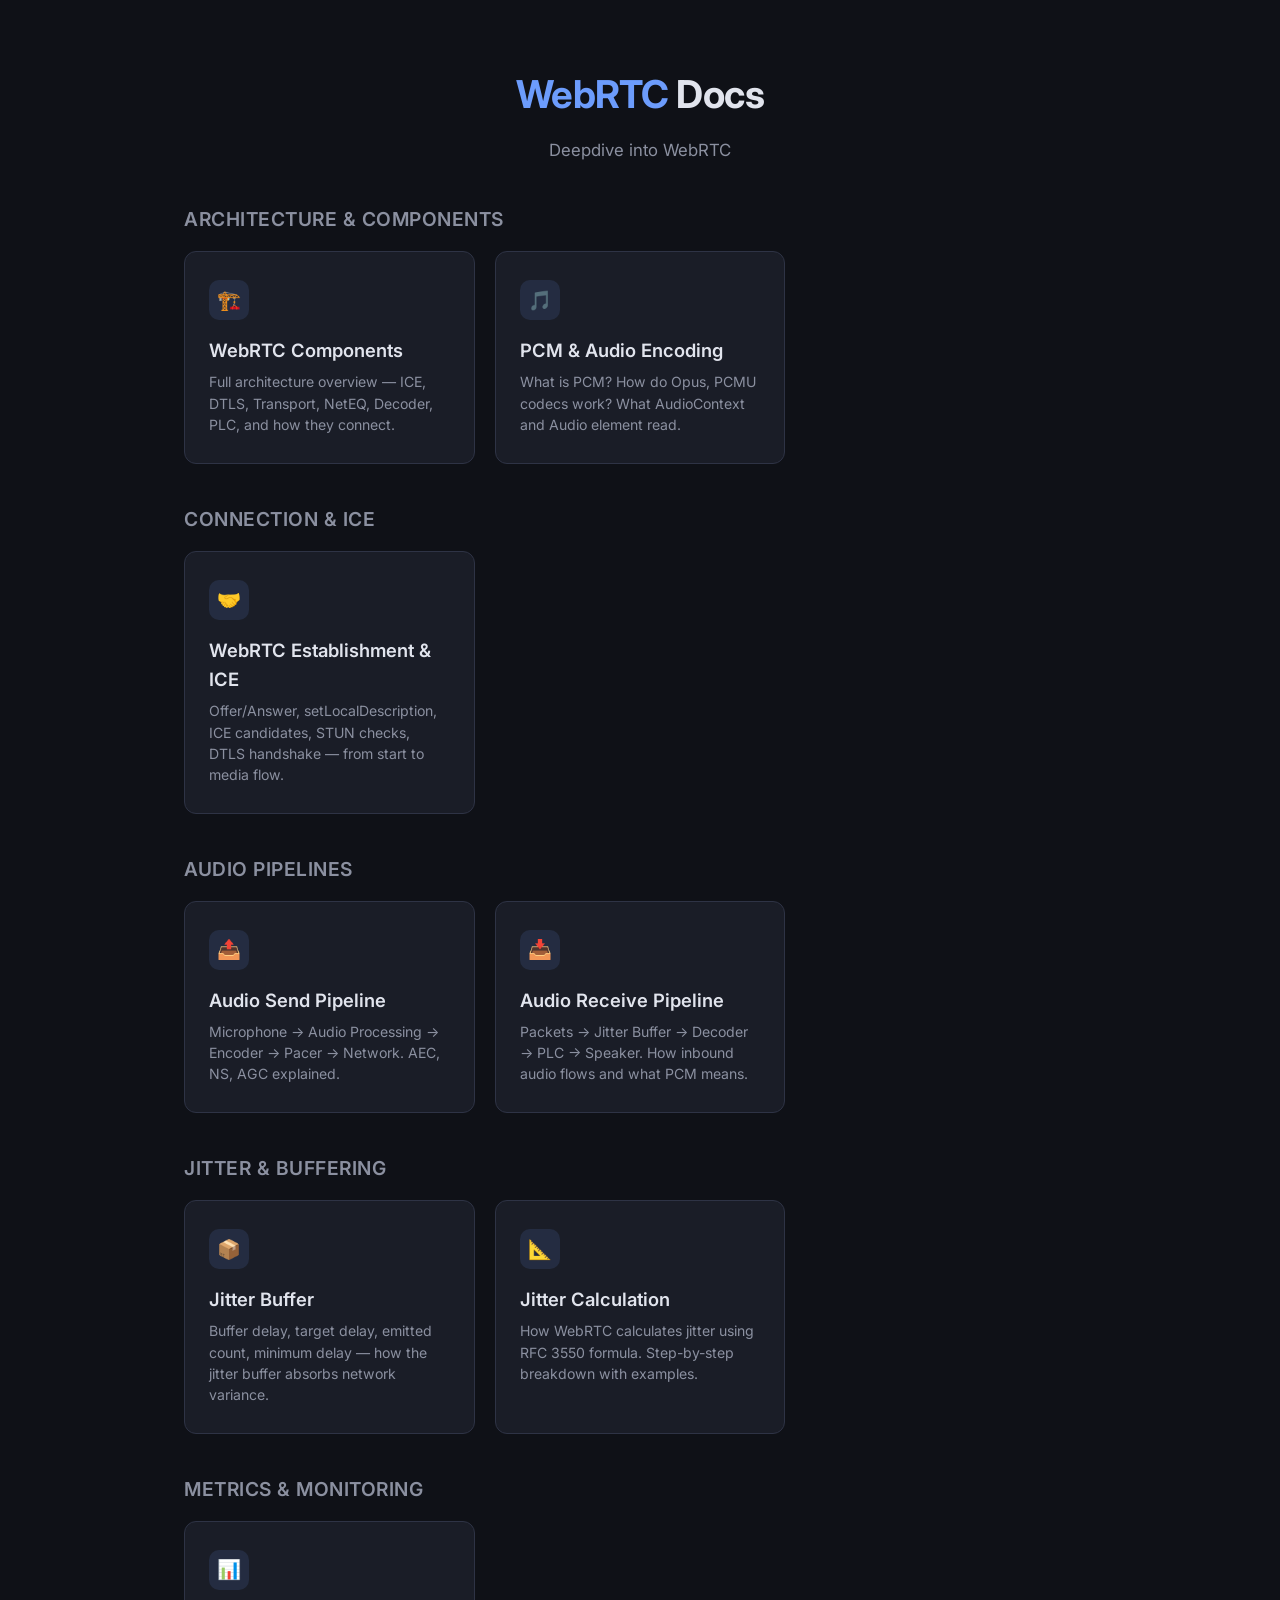
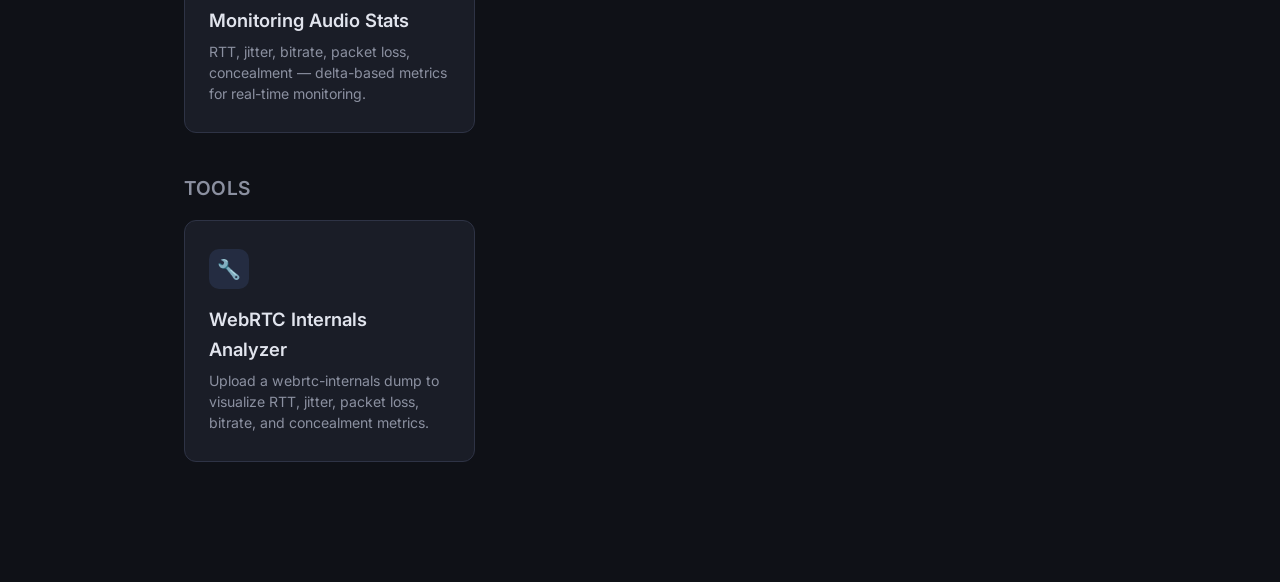
<file: index.html>
<!DOCTYPE html>
<html lang="en">
<head>
  <meta charset="UTF-8">
  <meta name="viewport" content="width=device-width, initial-scale=1.0">
  <title>WebRTC Docs</title>
  <link rel="preconnect" href="https://fonts.googleapis.com">
  <link href="https://fonts.googleapis.com/css2?family=Inter:wght@400;600;700&display=swap" rel="stylesheet">
  <link rel="stylesheet" href="css/style.css">
</head>
<body>

  <div class="container">
    <header class="site-header">
      <h1><span>WebRTC</span> Docs</h1>
      <p>Deepdive into WebRTC</p>
    </header>

    <!-- Architecture & Components -->
    <section class="docs-section">
      <h2 class="section-title">Architecture &amp; Components</h2>
      <div class="card-grid">
        <a class="card" href="docs/webrtc-components.html">
          <div class="card-icon">🏗️</div>
          <div class="card-title">WebRTC Components</div>
          <div class="card-desc">
            Full architecture overview &mdash; ICE, DTLS, Transport, NetEQ, Decoder, PLC, and how they connect.
          </div>
        </a>

        <a class="card" href="docs/pcm-and-audio-encoding.html">
          <div class="card-icon">🎵</div>
          <div class="card-title">PCM &amp; Audio Encoding</div>
          <div class="card-desc">
            What is PCM? How do Opus, PCMU codecs work? What AudioContext and Audio element read.
          </div>
        </a>
      </div>
    </section>

    <!-- Connection & ICE -->
    <section class="docs-section">
      <h2 class="section-title">Connection &amp; ICE</h2>
      <div class="card-grid">
        <a class="card" href="docs/webrtc-establishment.html">
          <div class="card-icon">🤝</div>
          <div class="card-title">WebRTC Establishment &amp; ICE</div>
          <div class="card-desc">
            Offer/Answer, setLocalDescription, ICE candidates, STUN checks, DTLS handshake &mdash; from start to media flow.
          </div>
        </a>
      </div>
    </section>

    <!-- Audio Pipelines -->
    <section class="docs-section">
      <h2 class="section-title">Audio Pipelines</h2>
      <div class="card-grid">
        <a class="card" href="docs/audio-send-pipeline.html">
          <div class="card-icon">📤</div>
          <div class="card-title">Audio Send Pipeline</div>
          <div class="card-desc">
            Microphone → Audio Processing → Encoder → Pacer → Network. AEC, NS, AGC explained.
          </div>
        </a>

        <a class="card" href="docs/audio-receive-pipeline.html">
          <div class="card-icon">📥</div>
          <div class="card-title">Audio Receive Pipeline</div>
          <div class="card-desc">
            Packets → Jitter Buffer → Decoder → PLC → Speaker. How inbound audio flows and what PCM means.
          </div>
        </a>
      </div>
    </section>

    <!-- Jitter & Buffering -->
    <section class="docs-section">
      <h2 class="section-title">Jitter &amp; Buffering</h2>
      <div class="card-grid">
        <a class="card" href="docs/jitter-buffer.html">
          <div class="card-icon">📦</div>
          <div class="card-title">Jitter Buffer</div>
          <div class="card-desc">
            Buffer delay, target delay, emitted count, minimum delay &mdash; how the jitter buffer absorbs network variance.
          </div>
        </a>

        <a class="card" href="docs/jitter-calculation.html">
          <div class="card-icon">📐</div>
          <div class="card-title">Jitter Calculation</div>
          <div class="card-desc">
            How WebRTC calculates jitter using RFC 3550 formula. Step-by-step breakdown with examples.
          </div>
        </a>
      </div>
    </section>

    <!-- Metrics & Monitoring -->
    <section class="docs-section">
      <h2 class="section-title">Metrics &amp; Monitoring</h2>
      <div class="card-grid">
        <a class="card" href="docs/monitoring-audio-stats.html">
          <div class="card-icon">📊</div>
          <div class="card-title">Monitoring Audio Stats</div>
          <div class="card-desc">
            RTT, jitter, bitrate, packet loss, concealment &mdash; delta-based metrics for real-time monitoring.
          </div>
        </a>
      </div>
    </section>

    <!-- Tools -->
    <section class="docs-section">
      <h2 class="section-title">Tools</h2>
      <div class="card-grid">
        <a class="card" href="tools/webrtc-internals.html">
          <div class="card-icon">🔧</div>
          <div class="card-title">WebRTC Internals Analyzer</div>
          <div class="card-desc">
            Upload a webrtc-internals dump to visualize RTT, jitter, packet loss, bitrate, and concealment metrics.
          </div>
        </a>
      </div>
    </section>
  </div>

</body>
</html>
</file>
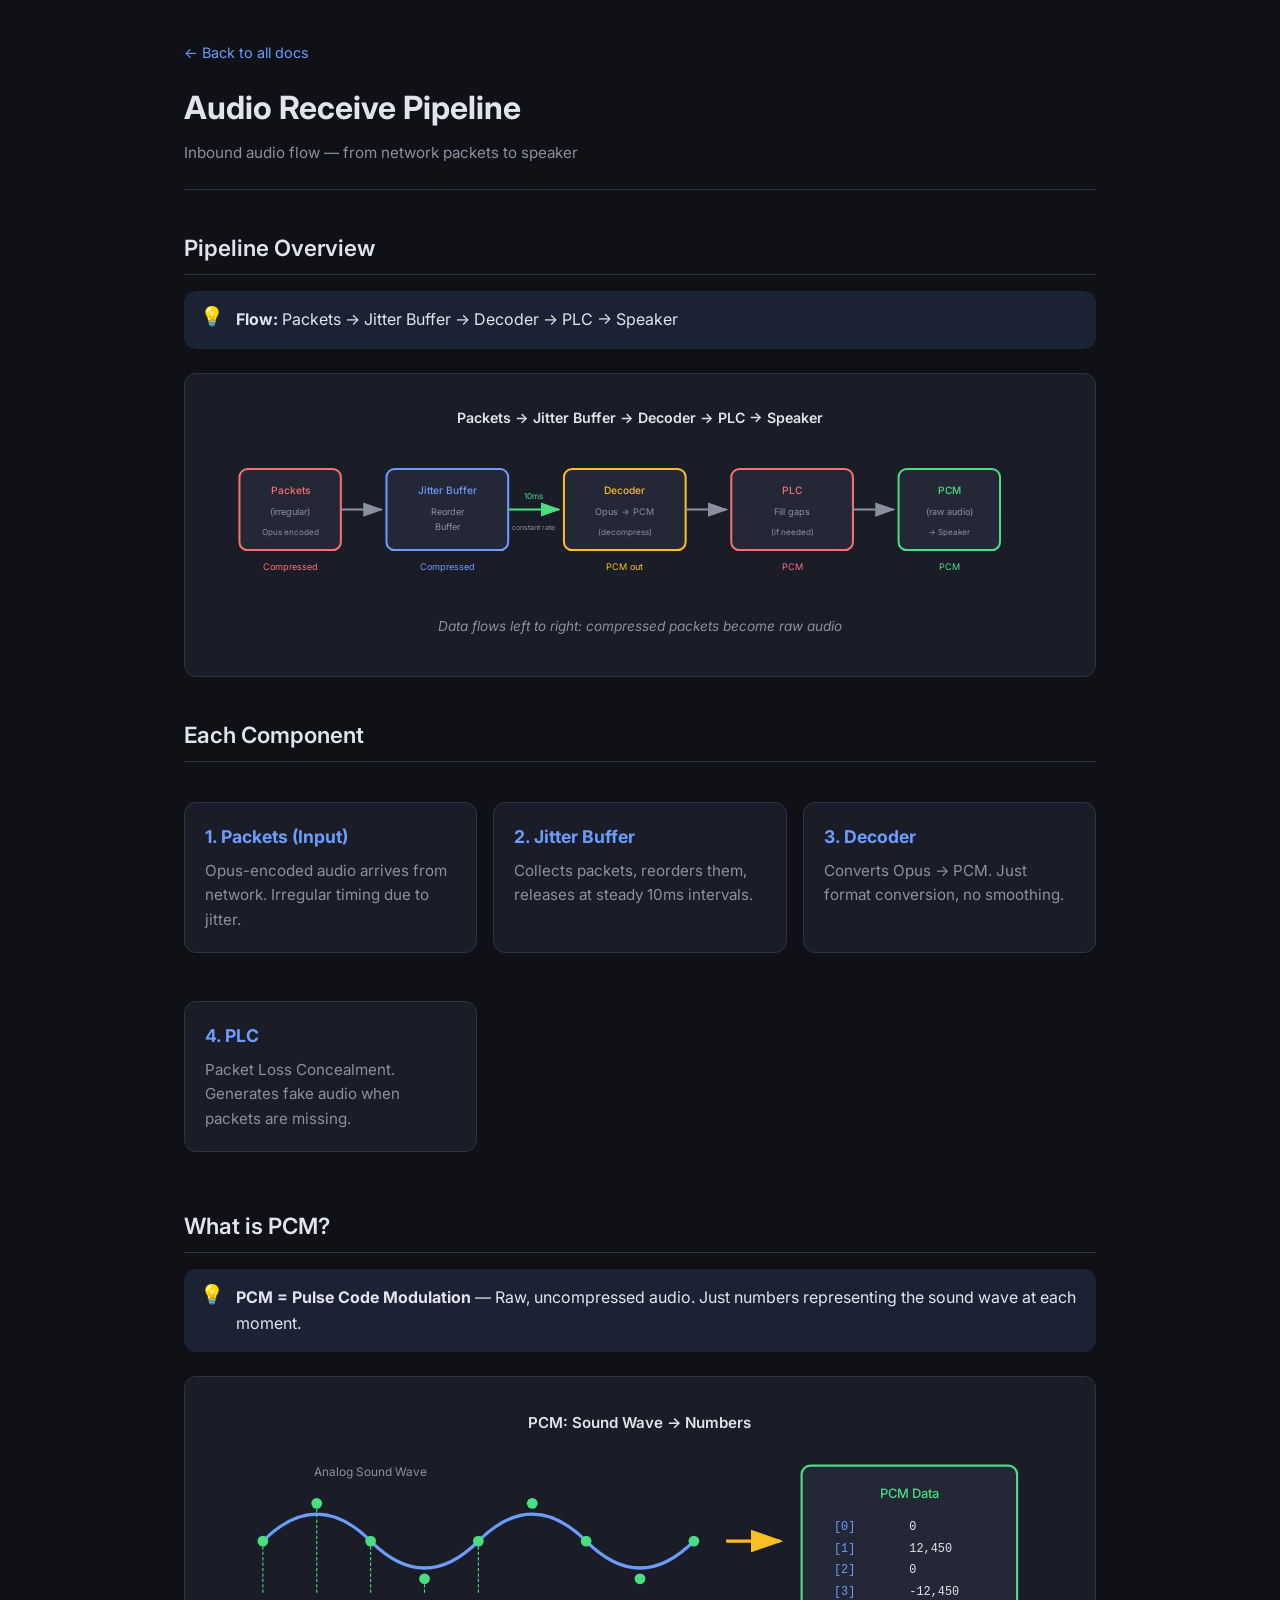
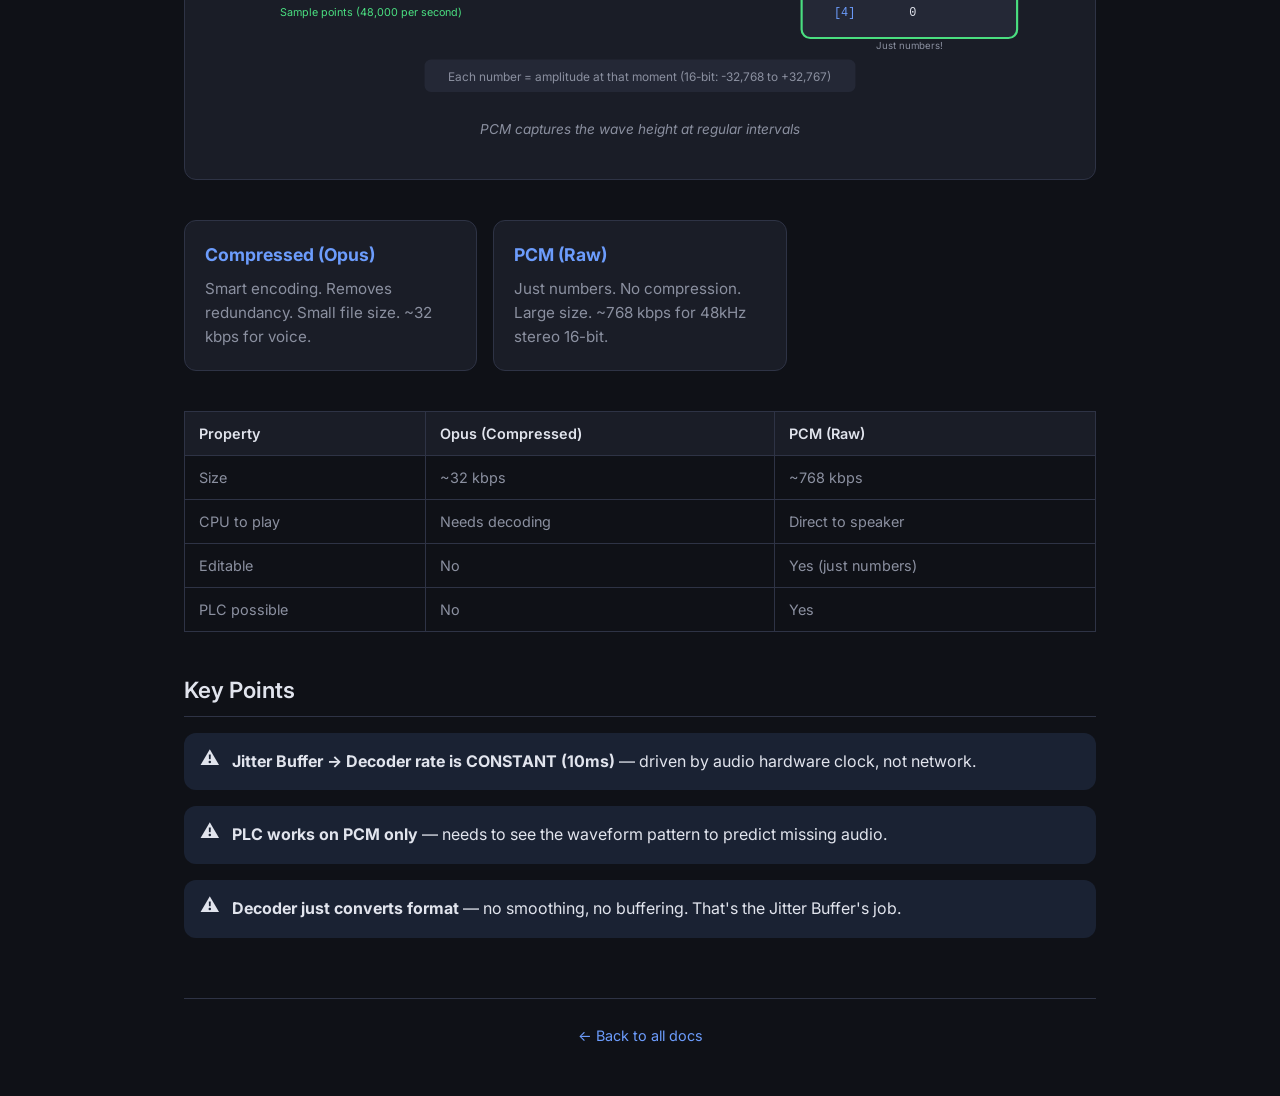
<file: docs/audio-receive-pipeline.html>
<!DOCTYPE html>
<html lang="en">
<head>
  <meta charset="UTF-8">
  <meta name="viewport" content="width=device-width, initial-scale=1.0">
  <title>Audio Receive Pipeline &mdash; WebRTC Docs</title>
  <link rel="preconnect" href="https://fonts.googleapis.com">
  <link href="https://fonts.googleapis.com/css2?family=Inter:wght@400;600;700&family=Fira+Code:wght@400;500&display=swap" rel="stylesheet">
  <link rel="stylesheet" href="../css/style.css">
  <style>
    .diagram {
      background: var(--surface);
      border: 1px solid var(--border);
      border-radius: var(--radius);
      padding: 24px;
      margin: 24px 0;
      overflow-x: auto;
    }
    .diagram svg {
      display: block;
      margin: 0 auto;
      max-width: 100%;
      height: auto;
    }
    .diagram-caption {
      text-align: center;
      font-size: 0.85rem;
      color: var(--text-muted);
      margin-top: 16px;
      font-style: italic;
    }
    .component-card {
      background: var(--surface);
      border: 1px solid var(--border);
      border-radius: var(--radius);
      padding: 20px;
      margin: 16px 0;
    }
    .component-card h4 {
      color: var(--accent);
      font-size: 1.1rem;
      margin-bottom: 8px;
    }
    .component-card p {
      margin: 0;
      color: var(--text-muted);
      font-size: 0.95rem;
    }
    .key-point {
      display: flex;
      align-items: flex-start;
      gap: 12px;
      padding: 16px;
      background: var(--accent-dim);
      border-radius: var(--radius);
      margin: 16px 0;
    }
    .key-point-icon {
      font-size: 1.2rem;
      line-height: 1;
    }
    .key-point p {
      margin: 0;
      color: var(--text);
    }
    .component-grid {
      display: grid;
      grid-template-columns: repeat(auto-fill, minmax(280px, 1fr));
      gap: 16px;
      margin: 24px 0;
    }
  </style>
</head>
<body>

  <div class="container">
    <header class="doc-header">
      <a href="../index.html">&larr; Back to all docs</a>
      <h1>Audio Receive Pipeline</h1>
      <p class="subtitle">Inbound audio flow &mdash; from network packets to speaker</p>
    </header>

    <article class="doc-content">

      <!-- ============================================ -->
      <!-- SECTION: Pipeline Overview -->
      <!-- ============================================ -->
      <h2>Pipeline Overview</h2>

      <div class="key-point">
        <span class="key-point-icon">&#128161;</span>
        <p><strong>Flow:</strong> Packets → Jitter Buffer → Decoder → PLC → Speaker</p>
      </div>

      <div class="diagram">
        <svg viewBox="0 0 850 200" xmlns="http://www.w3.org/2000/svg">
          <text x="425" y="25" text-anchor="middle" fill="#e1e4ed" font-size="14" font-weight="600">Packets → Jitter Buffer → Decoder → PLC → Speaker</text>
          
          <!-- Packets (irregular) -->
          <rect x="30" y="70" width="100" height="80" rx="8" fill="#242836" stroke="#f87171" stroke-width="2"/>
          <text x="80" y="95" text-anchor="middle" fill="#f87171" font-size="10" font-weight="500">Packets</text>
          <text x="80" y="115" text-anchor="middle" fill="#8b90a0" font-size="9">(irregular)</text>
          <text x="80" y="135" text-anchor="middle" fill="#8b90a0" font-size="8">Opus encoded</text>
          
          <!-- Arrow -->
          <path d="M130 110 L170 110" stroke="#8b90a0" stroke-width="2" marker-end="url(#arr1)"/>
          
          <!-- Jitter Buffer -->
          <rect x="175" y="70" width="120" height="80" rx="8" fill="#242836" stroke="#6c9cfc" stroke-width="2"/>
          <text x="235" y="95" text-anchor="middle" fill="#6c9cfc" font-size="10" font-weight="500">Jitter Buffer</text>
          <text x="235" y="115" text-anchor="middle" fill="#8b90a0" font-size="9">Reorder</text>
          <text x="235" y="130" text-anchor="middle" fill="#8b90a0" font-size="9">Buffer</text>
          
          <!-- Arrow with label -->
          <path d="M295 110 L345 110" stroke="#4ade80" stroke-width="2" marker-end="url(#arr2)"/>
          <text x="320" y="100" text-anchor="middle" fill="#4ade80" font-size="8">10ms</text>
          <text x="320" y="130" text-anchor="middle" fill="#8b90a0" font-size="7">constant rate</text>
          
          <!-- Decoder -->
          <rect x="350" y="70" width="120" height="80" rx="8" fill="#242836" stroke="#fbbf24" stroke-width="2"/>
          <text x="410" y="95" text-anchor="middle" fill="#fbbf24" font-size="10" font-weight="500">Decoder</text>
          <text x="410" y="115" text-anchor="middle" fill="#8b90a0" font-size="9">Opus → PCM</text>
          <text x="410" y="135" text-anchor="middle" fill="#8b90a0" font-size="8">(decompress)</text>
          
          <!-- Arrow -->
          <path d="M470 110 L510 110" stroke="#8b90a0" stroke-width="2" marker-end="url(#arr1)"/>
          
          <!-- PLC -->
          <rect x="515" y="70" width="120" height="80" rx="8" fill="#242836" stroke="#f87171" stroke-width="2"/>
          <text x="575" y="95" text-anchor="middle" fill="#f87171" font-size="10" font-weight="500">PLC</text>
          <text x="575" y="115" text-anchor="middle" fill="#8b90a0" font-size="9">Fill gaps</text>
          <text x="575" y="135" text-anchor="middle" fill="#8b90a0" font-size="8">(if needed)</text>
          
          <!-- Arrow -->
          <path d="M635 110 L675 110" stroke="#8b90a0" stroke-width="2" marker-end="url(#arr1)"/>
          
          <!-- PCM Output -->
          <rect x="680" y="70" width="100" height="80" rx="8" fill="#242836" stroke="#4ade80" stroke-width="2"/>
          <text x="730" y="95" text-anchor="middle" fill="#4ade80" font-size="10" font-weight="500">PCM</text>
          <text x="730" y="115" text-anchor="middle" fill="#8b90a0" font-size="9">(raw audio)</text>
          <text x="730" y="135" text-anchor="middle" fill="#8b90a0" font-size="8">→ Speaker</text>
          
          <!-- Data format labels -->
          <text x="80" y="170" text-anchor="middle" fill="#f87171" font-size="9">Compressed</text>
          <text x="235" y="170" text-anchor="middle" fill="#6c9cfc" font-size="9">Compressed</text>
          <text x="410" y="170" text-anchor="middle" fill="#fbbf24" font-size="9">PCM out</text>
          <text x="575" y="170" text-anchor="middle" fill="#f87171" font-size="9">PCM</text>
          <text x="730" y="170" text-anchor="middle" fill="#4ade80" font-size="9">PCM</text>
          
          <defs>
            <marker id="arr1" markerWidth="10" markerHeight="7" refX="9" refY="3.5" orient="auto">
              <polygon points="0 0, 10 3.5, 0 7" fill="#8b90a0"/>
            </marker>
            <marker id="arr2" markerWidth="10" markerHeight="7" refX="9" refY="3.5" orient="auto">
              <polygon points="0 0, 10 3.5, 0 7" fill="#4ade80"/>
            </marker>
          </defs>
        </svg>
        <p class="diagram-caption">Data flows left to right: compressed packets become raw audio</p>
      </div>

      <!-- ============================================ -->
      <!-- SECTION: Each Component -->
      <!-- ============================================ -->
      <h2>Each Component</h2>

      <div class="component-grid">
        <div class="component-card">
          <h4>1. Packets (Input)</h4>
          <p>Opus-encoded audio arrives from network. Irregular timing due to jitter.</p>
        </div>
        <div class="component-card">
          <h4>2. Jitter Buffer</h4>
          <p>Collects packets, reorders them, releases at steady 10ms intervals.</p>
        </div>
        <div class="component-card">
          <h4>3. Decoder</h4>
          <p>Converts Opus → PCM. Just format conversion, no smoothing.</p>
        </div>
        <div class="component-card">
          <h4>4. PLC</h4>
          <p>Packet Loss Concealment. Generates fake audio when packets are missing.</p>
        </div>
      </div>

      <!-- ============================================ -->
      <!-- SECTION: What is PCM -->
      <!-- ============================================ -->
      <h2>What is PCM?</h2>

      <div class="key-point">
        <span class="key-point-icon">&#128161;</span>
        <p><strong>PCM = Pulse Code Modulation</strong> &mdash; Raw, uncompressed audio. Just numbers representing the sound wave at each moment.</p>
      </div>

      <div class="diagram">
        <svg viewBox="0 0 800 280" xmlns="http://www.w3.org/2000/svg">
          <text x="400" y="25" text-anchor="middle" fill="#e1e4ed" font-size="14" font-weight="600">PCM: Sound Wave → Numbers</text>
          
          <!-- Sound wave -->
          <text x="150" y="70" text-anchor="middle" fill="#8b90a0" font-size="11">Analog Sound Wave</text>
          <path d="M50 130 Q100 80 150 130 Q200 180 250 130 Q300 80 350 130 Q400 180 450 130" 
                fill="none" stroke="#6c9cfc" stroke-width="3"/>
          
          <!-- Sampling points -->
          <circle cx="50" cy="130" r="5" fill="#4ade80"/>
          <circle cx="100" cy="95" r="5" fill="#4ade80"/>
          <circle cx="150" cy="130" r="5" fill="#4ade80"/>
          <circle cx="200" cy="165" r="5" fill="#4ade80"/>
          <circle cx="250" cy="130" r="5" fill="#4ade80"/>
          <circle cx="300" cy="95" r="5" fill="#4ade80"/>
          <circle cx="350" cy="130" r="5" fill="#4ade80"/>
          <circle cx="400" cy="165" r="5" fill="#4ade80"/>
          <circle cx="450" cy="130" r="5" fill="#4ade80"/>
          
          <!-- Vertical lines to show sampling -->
          <line x1="50" y1="130" x2="50" y2="180" stroke="#4ade80" stroke-width="1" stroke-dasharray="3,2"/>
          <line x1="100" y1="95" x2="100" y2="180" stroke="#4ade80" stroke-width="1" stroke-dasharray="3,2"/>
          <line x1="150" y1="130" x2="150" y2="180" stroke="#4ade80" stroke-width="1" stroke-dasharray="3,2"/>
          <line x1="200" y1="165" x2="200" y2="180" stroke="#4ade80" stroke-width="1" stroke-dasharray="3,2"/>
          <line x1="250" y1="130" x2="250" y2="180" stroke="#4ade80" stroke-width="1" stroke-dasharray="3,2"/>
          
          <text x="150" y="200" text-anchor="middle" fill="#4ade80" font-size="10">Sample points (48,000 per second)</text>
          
          <!-- Arrow -->
          <path d="M480 130 L530 130" stroke="#fbbf24" stroke-width="3" marker-end="url(#arr-yellow)"/>
          
          <!-- PCM numbers -->
          <rect x="550" y="60" width="200" height="160" rx="8" fill="#242836" stroke="#4ade80" stroke-width="2"/>
          <text x="650" y="90" text-anchor="middle" fill="#4ade80" font-size="12" font-weight="500">PCM Data</text>
          
          <text x="580" y="120" fill="#6c9cfc" font-family="monospace" font-size="11">[0]</text>
          <text x="650" y="120" fill="#e1e4ed" font-family="monospace" font-size="11">0</text>
          
          <text x="580" y="140" fill="#6c9cfc" font-family="monospace" font-size="11">[1]</text>
          <text x="650" y="140" fill="#e1e4ed" font-family="monospace" font-size="11">12,450</text>
          
          <text x="580" y="160" fill="#6c9cfc" font-family="monospace" font-size="11">[2]</text>
          <text x="650" y="160" fill="#e1e4ed" font-family="monospace" font-size="11">0</text>
          
          <text x="580" y="180" fill="#6c9cfc" font-family="monospace" font-size="11">[3]</text>
          <text x="650" y="180" fill="#e1e4ed" font-family="monospace" font-size="11">-12,450</text>
          
          <text x="580" y="200" fill="#6c9cfc" font-family="monospace" font-size="11">[4]</text>
          <text x="650" y="200" fill="#e1e4ed" font-family="monospace" font-size="11">0</text>
          
          <text x="650" y="230" text-anchor="middle" fill="#8b90a0" font-size="9">Just numbers!</text>
          
          <!-- Explanation -->
          <rect x="200" y="240" width="400" height="30" rx="6" fill="#242836"/>
          <text x="400" y="260" text-anchor="middle" fill="#8b90a0" font-size="11">Each number = amplitude at that moment (16-bit: -32,768 to +32,767)</text>
          
          <defs>
            <marker id="arr-yellow" markerWidth="10" markerHeight="7" refX="9" refY="3.5" orient="auto">
              <polygon points="0 0, 10 3.5, 0 7" fill="#fbbf24"/>
            </marker>
          </defs>
        </svg>
        <p class="diagram-caption">PCM captures the wave height at regular intervals</p>
      </div>

      <div class="component-grid">
        <div class="component-card">
          <h4>Compressed (Opus)</h4>
          <p>Smart encoding. Removes redundancy. Small file size. ~32 kbps for voice.</p>
        </div>
        <div class="component-card">
          <h4>PCM (Raw)</h4>
          <p>Just numbers. No compression. Large size. ~768 kbps for 48kHz stereo 16-bit.</p>
        </div>
      </div>

      <table>
        <thead>
          <tr>
            <th>Property</th>
            <th>Opus (Compressed)</th>
            <th>PCM (Raw)</th>
          </tr>
        </thead>
        <tbody>
          <tr>
            <td>Size</td>
            <td>~32 kbps</td>
            <td>~768 kbps</td>
          </tr>
          <tr>
            <td>CPU to play</td>
            <td>Needs decoding</td>
            <td>Direct to speaker</td>
          </tr>
          <tr>
            <td>Editable</td>
            <td>No</td>
            <td>Yes (just numbers)</td>
          </tr>
          <tr>
            <td>PLC possible</td>
            <td>No</td>
            <td>Yes</td>
          </tr>
        </tbody>
      </table>

      <!-- ============================================ -->
      <!-- SECTION: Key Points -->
      <!-- ============================================ -->
      <h2>Key Points</h2>

      <div class="key-point">
        <span class="key-point-icon">&#9888;</span>
        <p><strong>Jitter Buffer → Decoder rate is CONSTANT (10ms)</strong> &mdash; driven by audio hardware clock, not network.</p>
      </div>

      <div class="key-point">
        <span class="key-point-icon">&#9888;</span>
        <p><strong>PLC works on PCM only</strong> &mdash; needs to see the waveform pattern to predict missing audio.</p>
      </div>

      <div class="key-point">
        <span class="key-point-icon">&#9888;</span>
        <p><strong>Decoder just converts format</strong> &mdash; no smoothing, no buffering. That's the Jitter Buffer's job.</p>
      </div>

    </article>

    <footer class="doc-footer">
      <a href="../index.html">&larr; Back to all docs</a>
    </footer>
  </div>

</body>
</html>
</file>
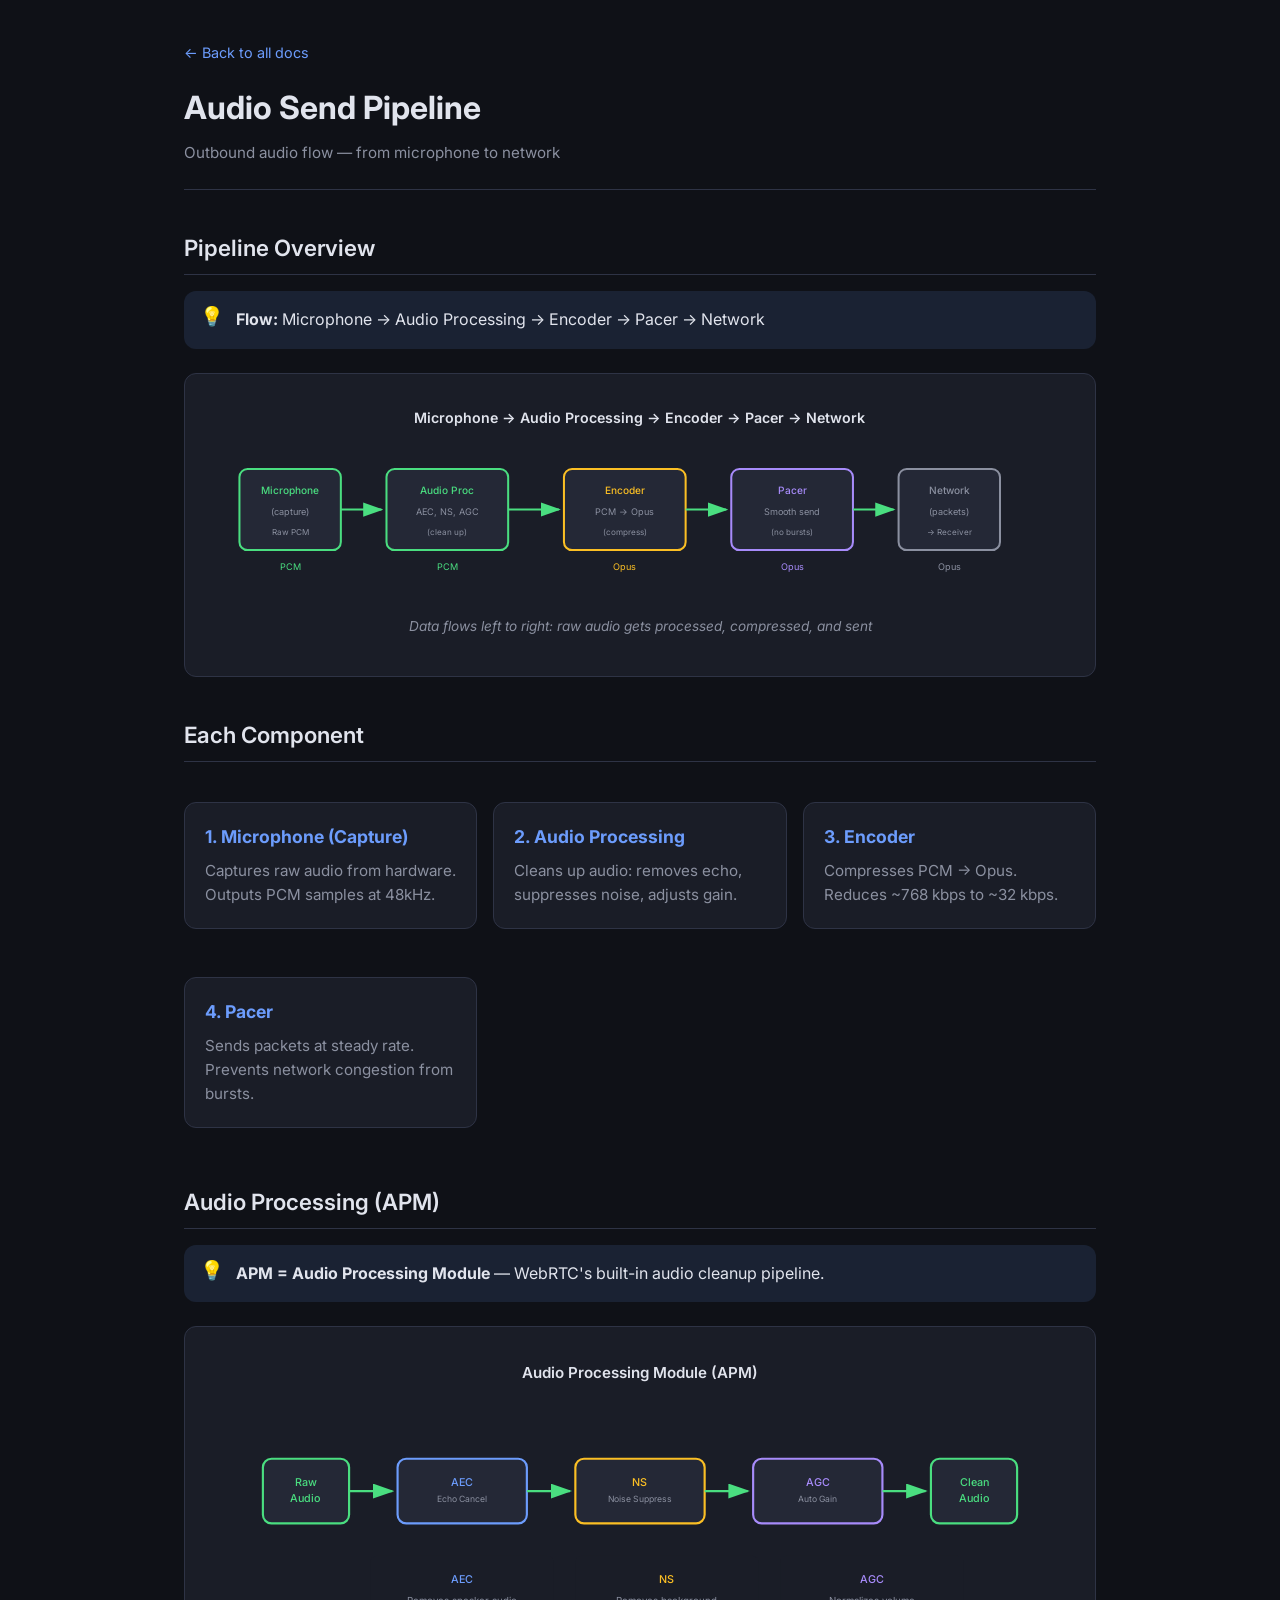
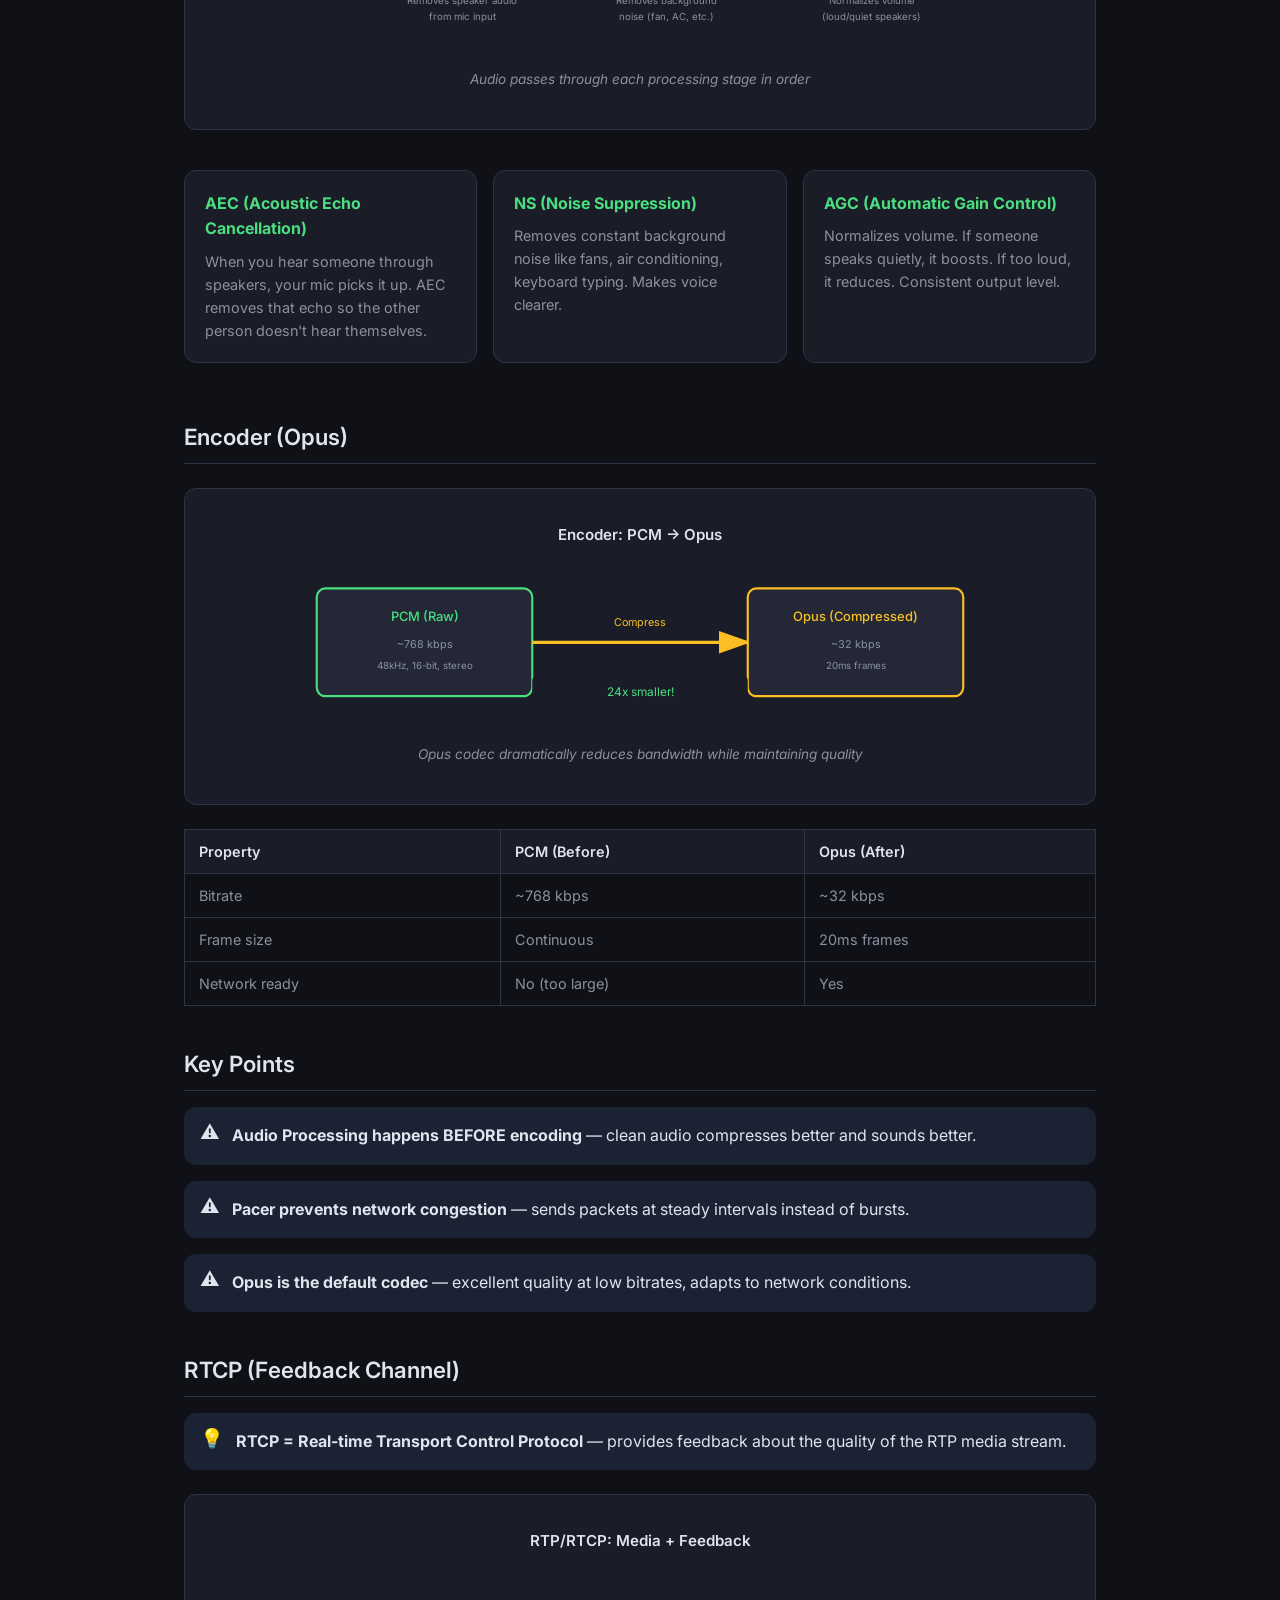
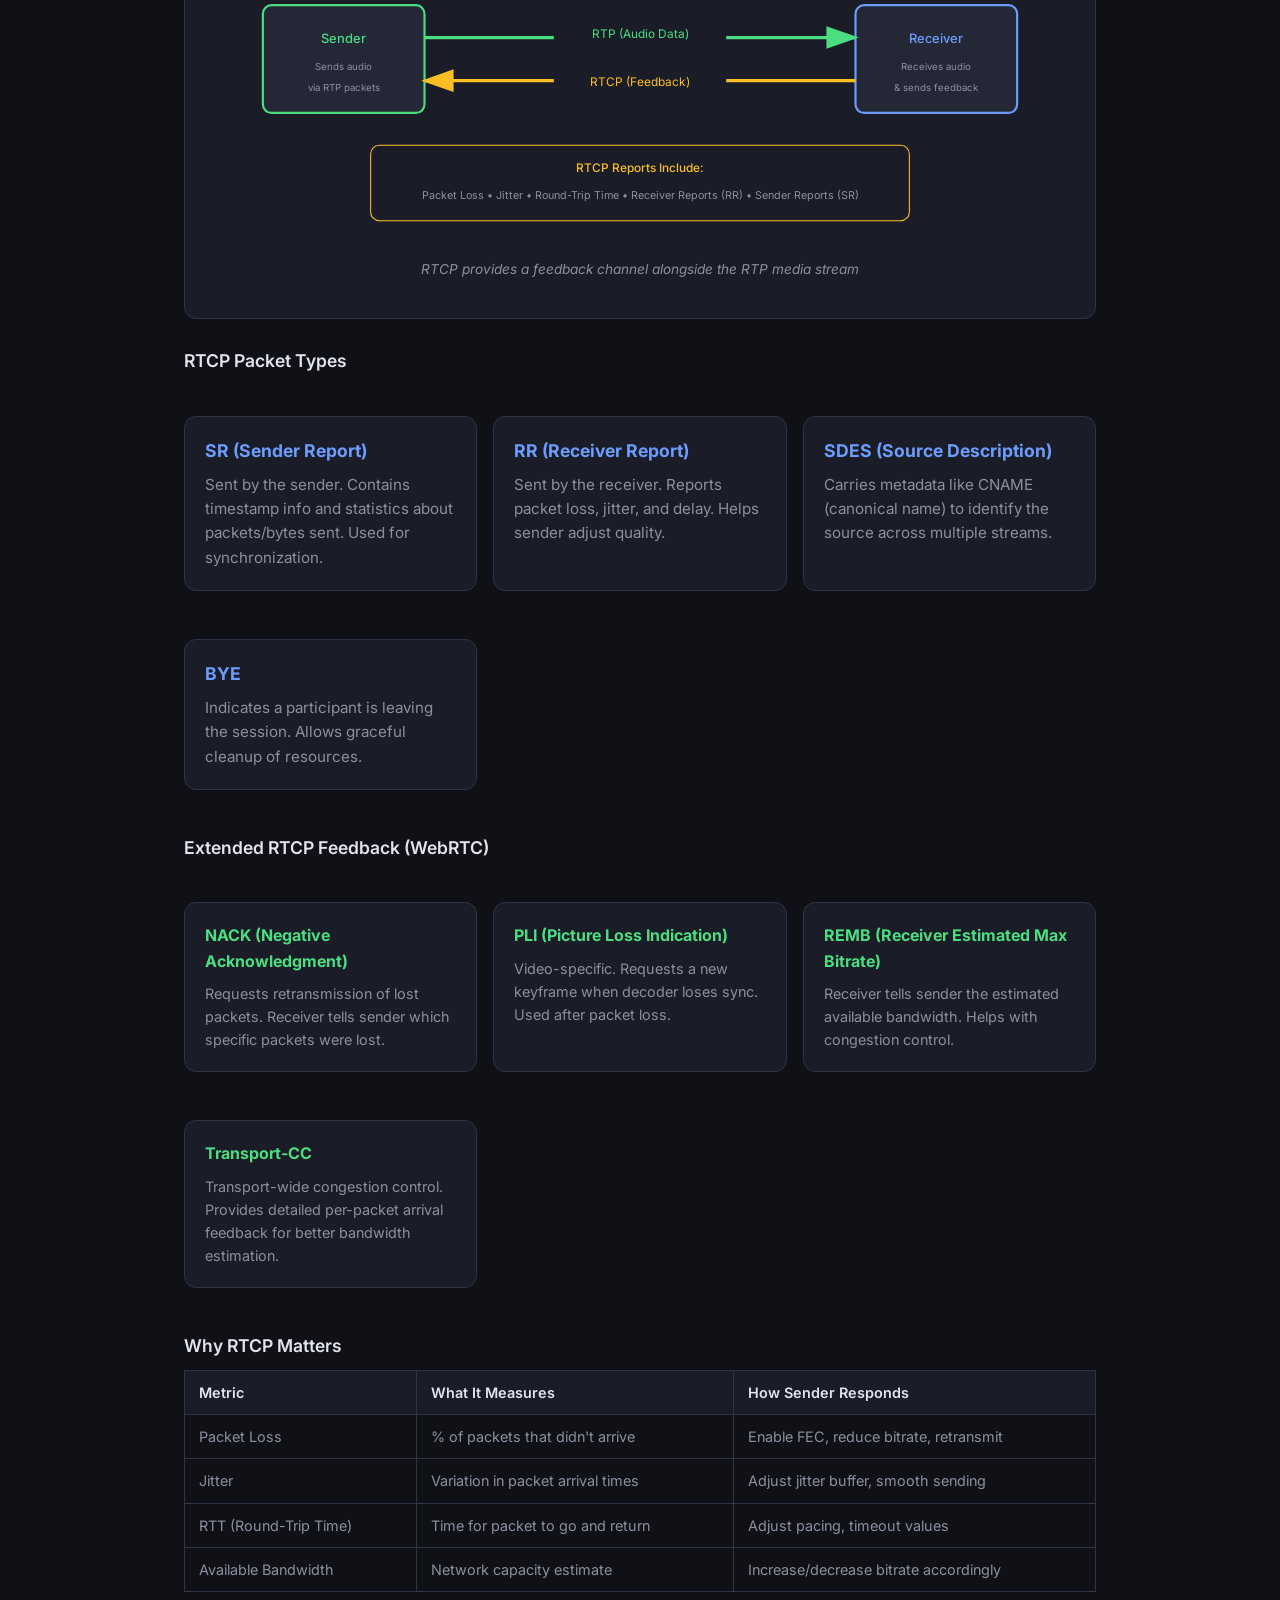
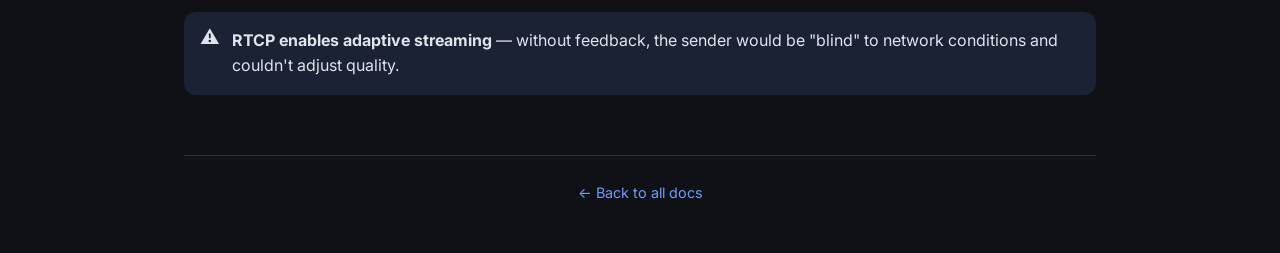
<file: docs/audio-send-pipeline.html>
<!DOCTYPE html>
<html lang="en">
<head>
  <meta charset="UTF-8">
  <meta name="viewport" content="width=device-width, initial-scale=1.0">
  <title>Audio Send Pipeline &mdash; WebRTC Docs</title>
  <link rel="preconnect" href="https://fonts.googleapis.com">
  <link href="https://fonts.googleapis.com/css2?family=Inter:wght@400;600;700&family=Fira+Code:wght@400;500&display=swap" rel="stylesheet">
  <link rel="stylesheet" href="../css/style.css">
  <style>
    .diagram {
      background: var(--surface);
      border: 1px solid var(--border);
      border-radius: var(--radius);
      padding: 24px;
      margin: 24px 0;
      overflow-x: auto;
    }
    .diagram svg {
      display: block;
      margin: 0 auto;
      max-width: 100%;
      height: auto;
    }
    .diagram-caption {
      text-align: center;
      font-size: 0.85rem;
      color: var(--text-muted);
      margin-top: 16px;
      font-style: italic;
    }
    .component-card {
      background: var(--surface);
      border: 1px solid var(--border);
      border-radius: var(--radius);
      padding: 20px;
      margin: 16px 0;
    }
    .component-card h4 {
      color: var(--accent);
      font-size: 1.1rem;
      margin-bottom: 8px;
    }
    .component-card p {
      margin: 0;
      color: var(--text-muted);
      font-size: 0.95rem;
    }
    .key-point {
      display: flex;
      align-items: flex-start;
      gap: 12px;
      padding: 16px;
      background: var(--accent-dim);
      border-radius: var(--radius);
      margin: 16px 0;
    }
    .key-point-icon {
      font-size: 1.2rem;
      line-height: 1;
    }
    .key-point p {
      margin: 0;
      color: var(--text);
    }
    .component-grid {
      display: grid;
      grid-template-columns: repeat(auto-fill, minmax(280px, 1fr));
      gap: 16px;
      margin: 24px 0;
    }
    .processing-card {
      background: var(--surface);
      border: 1px solid var(--border);
      border-radius: var(--radius);
      padding: 20px;
      margin: 16px 0;
    }
    .processing-card h4 {
      color: #4ade80;
      font-size: 1rem;
      margin-bottom: 8px;
    }
    .processing-card p {
      margin: 0;
      color: var(--text-muted);
      font-size: 0.9rem;
    }
  </style>
</head>
<body>

  <div class="container">
    <header class="doc-header">
      <a href="../index.html">&larr; Back to all docs</a>
      <h1>Audio Send Pipeline</h1>
      <p class="subtitle">Outbound audio flow &mdash; from microphone to network</p>
    </header>

    <article class="doc-content">

      <!-- ============================================ -->
      <!-- SECTION: Pipeline Overview -->
      <!-- ============================================ -->
      <h2>Pipeline Overview</h2>

      <div class="key-point">
        <span class="key-point-icon">&#128161;</span>
        <p><strong>Flow:</strong> Microphone → Audio Processing → Encoder → Pacer → Network</p>
      </div>

      <div class="diagram">
        <svg viewBox="0 0 850 200" xmlns="http://www.w3.org/2000/svg">
          <text x="425" y="25" text-anchor="middle" fill="#e1e4ed" font-size="14" font-weight="600">Microphone → Audio Processing → Encoder → Pacer → Network</text>
          
          <!-- Microphone -->
          <rect x="30" y="70" width="100" height="80" rx="8" fill="#242836" stroke="#4ade80" stroke-width="2"/>
          <text x="80" y="95" text-anchor="middle" fill="#4ade80" font-size="10" font-weight="500">Microphone</text>
          <text x="80" y="115" text-anchor="middle" fill="#8b90a0" font-size="9">(capture)</text>
          <text x="80" y="135" text-anchor="middle" fill="#8b90a0" font-size="8">Raw PCM</text>
          
          <!-- Arrow -->
          <path d="M130 110 L170 110" stroke="#4ade80" stroke-width="2" marker-end="url(#arr1)"/>
          
          <!-- Audio Processing -->
          <rect x="175" y="70" width="120" height="80" rx="8" fill="#242836" stroke="#4ade80" stroke-width="2"/>
          <text x="235" y="95" text-anchor="middle" fill="#4ade80" font-size="10" font-weight="500">Audio Proc</text>
          <text x="235" y="115" text-anchor="middle" fill="#8b90a0" font-size="9">AEC, NS, AGC</text>
          <text x="235" y="135" text-anchor="middle" fill="#8b90a0" font-size="8">(clean up)</text>
          
          <!-- Arrow -->
          <path d="M295 110 L345 110" stroke="#4ade80" stroke-width="2" marker-end="url(#arr1)"/>
          
          <!-- Encoder -->
          <rect x="350" y="70" width="120" height="80" rx="8" fill="#242836" stroke="#fbbf24" stroke-width="2"/>
          <text x="410" y="95" text-anchor="middle" fill="#fbbf24" font-size="10" font-weight="500">Encoder</text>
          <text x="410" y="115" text-anchor="middle" fill="#8b90a0" font-size="9">PCM → Opus</text>
          <text x="410" y="135" text-anchor="middle" fill="#8b90a0" font-size="8">(compress)</text>
          
          <!-- Arrow -->
          <path d="M470 110 L510 110" stroke="#4ade80" stroke-width="2" marker-end="url(#arr1)"/>
          
          <!-- Pacer -->
          <rect x="515" y="70" width="120" height="80" rx="8" fill="#242836" stroke="#a78bfa" stroke-width="2"/>
          <text x="575" y="95" text-anchor="middle" fill="#a78bfa" font-size="10" font-weight="500">Pacer</text>
          <text x="575" y="115" text-anchor="middle" fill="#8b90a0" font-size="9">Smooth send</text>
          <text x="575" y="135" text-anchor="middle" fill="#8b90a0" font-size="8">(no bursts)</text>
          
          <!-- Arrow -->
          <path d="M635 110 L675 110" stroke="#4ade80" stroke-width="2" marker-end="url(#arr1)"/>
          
          <!-- Network -->
          <rect x="680" y="70" width="100" height="80" rx="8" fill="#242836" stroke="#8b90a0" stroke-width="2"/>
          <text x="730" y="95" text-anchor="middle" fill="#8b90a0" font-size="10" font-weight="500">Network</text>
          <text x="730" y="115" text-anchor="middle" fill="#8b90a0" font-size="9">(packets)</text>
          <text x="730" y="135" text-anchor="middle" fill="#8b90a0" font-size="8">→ Receiver</text>
          
          <!-- Data format labels -->
          <text x="80" y="170" text-anchor="middle" fill="#4ade80" font-size="9">PCM</text>
          <text x="235" y="170" text-anchor="middle" fill="#4ade80" font-size="9">PCM</text>
          <text x="410" y="170" text-anchor="middle" fill="#fbbf24" font-size="9">Opus</text>
          <text x="575" y="170" text-anchor="middle" fill="#a78bfa" font-size="9">Opus</text>
          <text x="730" y="170" text-anchor="middle" fill="#8b90a0" font-size="9">Opus</text>
          
          <defs>
            <marker id="arr1" markerWidth="10" markerHeight="7" refX="9" refY="3.5" orient="auto">
              <polygon points="0 0, 10 3.5, 0 7" fill="#4ade80"/>
            </marker>
          </defs>
        </svg>
        <p class="diagram-caption">Data flows left to right: raw audio gets processed, compressed, and sent</p>
      </div>

      <!-- ============================================ -->
      <!-- SECTION: Each Component -->
      <!-- ============================================ -->
      <h2>Each Component</h2>

      <div class="component-grid">
        <div class="component-card">
          <h4>1. Microphone (Capture)</h4>
          <p>Captures raw audio from hardware. Outputs PCM samples at 48kHz.</p>
        </div>
        <div class="component-card">
          <h4>2. Audio Processing</h4>
          <p>Cleans up audio: removes echo, suppresses noise, adjusts gain.</p>
        </div>
        <div class="component-card">
          <h4>3. Encoder</h4>
          <p>Compresses PCM → Opus. Reduces ~768 kbps to ~32 kbps.</p>
        </div>
        <div class="component-card">
          <h4>4. Pacer</h4>
          <p>Sends packets at steady rate. Prevents network congestion from bursts.</p>
        </div>
      </div>

      <!-- ============================================ -->
      <!-- SECTION: Audio Processing Details -->
      <!-- ============================================ -->
      <h2>Audio Processing (APM)</h2>

      <div class="key-point">
        <span class="key-point-icon">&#128161;</span>
        <p><strong>APM = Audio Processing Module</strong> &mdash; WebRTC's built-in audio cleanup pipeline.</p>
      </div>

      <div class="diagram">
        <svg viewBox="0 0 800 280" xmlns="http://www.w3.org/2000/svg">
          <text x="400" y="25" text-anchor="middle" fill="#e1e4ed" font-size="14" font-weight="600">Audio Processing Module (APM)</text>
          
          <!-- Input -->
          <rect x="50" y="100" width="80" height="60" rx="8" fill="#242836" stroke="#4ade80" stroke-width="2"/>
          <text x="90" y="125" text-anchor="middle" fill="#4ade80" font-size="10" font-weight="500">Raw</text>
          <text x="90" y="140" text-anchor="middle" fill="#4ade80" font-size="10" font-weight="500">Audio</text>
          
          <!-- Arrow -->
          <path d="M130 130 L170 130" stroke="#4ade80" stroke-width="2" marker-end="url(#arr2)"/>
          
          <!-- AEC -->
          <rect x="175" y="100" width="120" height="60" rx="8" fill="#242836" stroke="#6c9cfc" stroke-width="2"/>
          <text x="235" y="125" text-anchor="middle" fill="#6c9cfc" font-size="10" font-weight="500">AEC</text>
          <text x="235" y="140" text-anchor="middle" fill="#8b90a0" font-size="8">Echo Cancel</text>
          
          <!-- Arrow -->
          <path d="M295 130 L335 130" stroke="#4ade80" stroke-width="2" marker-end="url(#arr2)"/>
          
          <!-- NS -->
          <rect x="340" y="100" width="120" height="60" rx="8" fill="#242836" stroke="#fbbf24" stroke-width="2"/>
          <text x="400" y="125" text-anchor="middle" fill="#fbbf24" font-size="10" font-weight="500">NS</text>
          <text x="400" y="140" text-anchor="middle" fill="#8b90a0" font-size="8">Noise Suppress</text>
          
          <!-- Arrow -->
          <path d="M460 130 L500 130" stroke="#4ade80" stroke-width="2" marker-end="url(#arr2)"/>
          
          <!-- AGC -->
          <rect x="505" y="100" width="120" height="60" rx="8" fill="#242836" stroke="#a78bfa" stroke-width="2"/>
          <text x="565" y="125" text-anchor="middle" fill="#a78bfa" font-size="10" font-weight="500">AGC</text>
          <text x="565" y="140" text-anchor="middle" fill="#8b90a0" font-size="8">Auto Gain</text>
          
          <!-- Arrow -->
          <path d="M625 130 L665 130" stroke="#4ade80" stroke-width="2" marker-end="url(#arr2)"/>
          
          <!-- Output -->
          <rect x="670" y="100" width="80" height="60" rx="8" fill="#242836" stroke="#4ade80" stroke-width="2"/>
          <text x="710" y="125" text-anchor="middle" fill="#4ade80" font-size="10" font-weight="500">Clean</text>
          <text x="710" y="140" text-anchor="middle" fill="#4ade80" font-size="10" font-weight="500">Audio</text>
          
          <!-- Descriptions below -->
          <rect x="150" y="190" width="170" height="70" rx="6" fill="#1a1d27"/>
          <text x="235" y="215" text-anchor="middle" fill="#6c9cfc" font-size="10" font-weight="500">AEC</text>
          <text x="235" y="235" text-anchor="middle" fill="#8b90a0" font-size="9">Removes speaker audio</text>
          <text x="235" y="250" text-anchor="middle" fill="#8b90a0" font-size="9">from mic input</text>
          
          <rect x="340" y="190" width="170" height="70" rx="6" fill="#1a1d27"/>
          <text x="425" y="215" text-anchor="middle" fill="#fbbf24" font-size="10" font-weight="500">NS</text>
          <text x="425" y="235" text-anchor="middle" fill="#8b90a0" font-size="9">Removes background</text>
          <text x="425" y="250" text-anchor="middle" fill="#8b90a0" font-size="9">noise (fan, AC, etc.)</text>
          
          <rect x="530" y="190" width="170" height="70" rx="6" fill="#1a1d27"/>
          <text x="615" y="215" text-anchor="middle" fill="#a78bfa" font-size="10" font-weight="500">AGC</text>
          <text x="615" y="235" text-anchor="middle" fill="#8b90a0" font-size="9">Normalizes volume</text>
          <text x="615" y="250" text-anchor="middle" fill="#8b90a0" font-size="9">(loud/quiet speakers)</text>
          
          <defs>
            <marker id="arr2" markerWidth="10" markerHeight="7" refX="9" refY="3.5" orient="auto">
              <polygon points="0 0, 10 3.5, 0 7" fill="#4ade80"/>
            </marker>
          </defs>
        </svg>
        <p class="diagram-caption">Audio passes through each processing stage in order</p>
      </div>

      <div class="component-grid">
        <div class="processing-card">
          <h4>AEC (Acoustic Echo Cancellation)</h4>
          <p>When you hear someone through speakers, your mic picks it up. AEC removes that echo so the other person doesn't hear themselves.</p>
        </div>
        <div class="processing-card">
          <h4>NS (Noise Suppression)</h4>
          <p>Removes constant background noise like fans, air conditioning, keyboard typing. Makes voice clearer.</p>
        </div>
        <div class="processing-card">
          <h4>AGC (Automatic Gain Control)</h4>
          <p>Normalizes volume. If someone speaks quietly, it boosts. If too loud, it reduces. Consistent output level.</p>
        </div>
      </div>

      <!-- ============================================ -->
      <!-- SECTION: Encoder -->
      <!-- ============================================ -->
      <h2>Encoder (Opus)</h2>

      <div class="diagram">
        <svg viewBox="0 0 800 200" xmlns="http://www.w3.org/2000/svg">
          <text x="400" y="25" text-anchor="middle" fill="#e1e4ed" font-size="14" font-weight="600">Encoder: PCM → Opus</text>
          
          <!-- PCM Input -->
          <rect x="100" y="70" width="200" height="100" rx="8" fill="#242836" stroke="#4ade80" stroke-width="2"/>
          <text x="200" y="100" text-anchor="middle" fill="#4ade80" font-size="12" font-weight="500">PCM (Raw)</text>
          <text x="200" y="125" text-anchor="middle" fill="#8b90a0" font-size="10">~768 kbps</text>
          <text x="200" y="145" text-anchor="middle" fill="#8b90a0" font-size="9">48kHz, 16-bit, stereo</text>
          
          <!-- Arrow -->
          <path d="M300 120 L500 120" stroke="#fbbf24" stroke-width="3" marker-end="url(#arr3)"/>
          <text x="400" y="105" text-anchor="middle" fill="#fbbf24" font-size="10">Compress</text>
          
          <!-- Opus Output -->
          <rect x="500" y="70" width="200" height="100" rx="8" fill="#242836" stroke="#fbbf24" stroke-width="2"/>
          <text x="600" y="100" text-anchor="middle" fill="#fbbf24" font-size="12" font-weight="500">Opus (Compressed)</text>
          <text x="600" y="125" text-anchor="middle" fill="#8b90a0" font-size="10">~32 kbps</text>
          <text x="600" y="145" text-anchor="middle" fill="#8b90a0" font-size="9">20ms frames</text>
          
          <!-- Compression ratio -->
          <rect x="300" y="150" width="200" height="30" rx="6" fill="#1a1d27"/>
          <text x="400" y="170" text-anchor="middle" fill="#4ade80" font-size="11">24x smaller!</text>
          
          <defs>
            <marker id="arr3" markerWidth="10" markerHeight="7" refX="9" refY="3.5" orient="auto">
              <polygon points="0 0, 10 3.5, 0 7" fill="#fbbf24"/>
            </marker>
          </defs>
        </svg>
        <p class="diagram-caption">Opus codec dramatically reduces bandwidth while maintaining quality</p>
      </div>

      <table>
        <thead>
          <tr>
            <th>Property</th>
            <th>PCM (Before)</th>
            <th>Opus (After)</th>
          </tr>
        </thead>
        <tbody>
          <tr>
            <td>Bitrate</td>
            <td>~768 kbps</td>
            <td>~32 kbps</td>
          </tr>
          <tr>
            <td>Frame size</td>
            <td>Continuous</td>
            <td>20ms frames</td>
          </tr>
          <tr>
            <td>Network ready</td>
            <td>No (too large)</td>
            <td>Yes</td>
          </tr>
        </tbody>
      </table>

      <!-- ============================================ -->
      <!-- SECTION: Key Points -->
      <!-- ============================================ -->
      <h2>Key Points</h2>

      <div class="key-point">
        <span class="key-point-icon">&#9888;</span>
        <p><strong>Audio Processing happens BEFORE encoding</strong> &mdash; clean audio compresses better and sounds better.</p>
      </div>

      <div class="key-point">
        <span class="key-point-icon">&#9888;</span>
        <p><strong>Pacer prevents network congestion</strong> &mdash; sends packets at steady intervals instead of bursts.</p>
      </div>

      <div class="key-point">
        <span class="key-point-icon">&#9888;</span>
        <p><strong>Opus is the default codec</strong> &mdash; excellent quality at low bitrates, adapts to network conditions.</p>
      </div>

      <!-- ============================================ -->
      <!-- SECTION: RTCP -->
      <!-- ============================================ -->
      <h2>RTCP (Feedback Channel)</h2>

      <div class="key-point">
        <span class="key-point-icon">&#128161;</span>
        <p><strong>RTCP = Real-time Transport Control Protocol</strong> &mdash; provides feedback about the quality of the RTP media stream.</p>
      </div>

      <div class="diagram">
        <svg viewBox="0 0 800 300" xmlns="http://www.w3.org/2000/svg">
          <text x="400" y="25" text-anchor="middle" fill="#e1e4ed" font-size="14" font-weight="600">RTP/RTCP: Media + Feedback</text>
          
          <!-- Sender -->
          <rect x="50" y="80" width="150" height="100" rx="8" fill="#242836" stroke="#4ade80" stroke-width="2"/>
          <text x="125" y="115" text-anchor="middle" fill="#4ade80" font-size="12" font-weight="500">Sender</text>
          <text x="125" y="140" text-anchor="middle" fill="#8b90a0" font-size="9">Sends audio</text>
          <text x="125" y="160" text-anchor="middle" fill="#8b90a0" font-size="9">via RTP packets</text>
          
          <!-- Receiver -->
          <rect x="600" y="80" width="150" height="100" rx="8" fill="#242836" stroke="#6c9cfc" stroke-width="2"/>
          <text x="675" y="115" text-anchor="middle" fill="#6c9cfc" font-size="12" font-weight="500">Receiver</text>
          <text x="675" y="140" text-anchor="middle" fill="#8b90a0" font-size="9">Receives audio</text>
          <text x="675" y="160" text-anchor="middle" fill="#8b90a0" font-size="9">& sends feedback</text>
          
          <!-- RTP Arrow (top) -->
          <path d="M200 110 L600 110" stroke="#4ade80" stroke-width="3" marker-end="url(#arr4)"/>
          <rect x="320" y="90" width="160" height="30" rx="6" fill="#1a1d27"/>
          <text x="400" y="110" text-anchor="middle" fill="#4ade80" font-size="11">RTP (Audio Data)</text>
          
          <!-- RTCP Arrow (bottom) -->
          <path d="M600 150 L200 150" stroke="#fbbf24" stroke-width="3" marker-end="url(#arr5)"/>
          <rect x="320" y="135" width="160" height="30" rx="6" fill="#1a1d27"/>
          <text x="400" y="155" text-anchor="middle" fill="#fbbf24" font-size="11">RTCP (Feedback)</text>
          
          <!-- RTCP Report Types -->
          <rect x="150" y="210" width="500" height="70" rx="8" fill="#1a1d27" stroke="#fbbf24" stroke-width="1"/>
          <text x="400" y="235" text-anchor="middle" fill="#fbbf24" font-size="11" font-weight="500">RTCP Reports Include:</text>
          <text x="400" y="260" text-anchor="middle" fill="#8b90a0" font-size="10">Packet Loss • Jitter • Round-Trip Time • Receiver Reports (RR) • Sender Reports (SR)</text>
          
          <defs>
            <marker id="arr4" markerWidth="10" markerHeight="7" refX="9" refY="3.5" orient="auto">
              <polygon points="0 0, 10 3.5, 0 7" fill="#4ade80"/>
            </marker>
            <marker id="arr5" markerWidth="10" markerHeight="7" refX="9" refY="3.5" orient="auto">
              <polygon points="0 0, 10 3.5, 0 7" fill="#fbbf24"/>
            </marker>
          </defs>
        </svg>
        <p class="diagram-caption">RTCP provides a feedback channel alongside the RTP media stream</p>
      </div>

      <h3>RTCP Packet Types</h3>

      <div class="component-grid">
        <div class="component-card">
          <h4>SR (Sender Report)</h4>
          <p>Sent by the sender. Contains timestamp info and statistics about packets/bytes sent. Used for synchronization.</p>
        </div>
        <div class="component-card">
          <h4>RR (Receiver Report)</h4>
          <p>Sent by the receiver. Reports packet loss, jitter, and delay. Helps sender adjust quality.</p>
        </div>
        <div class="component-card">
          <h4>SDES (Source Description)</h4>
          <p>Carries metadata like CNAME (canonical name) to identify the source across multiple streams.</p>
        </div>
        <div class="component-card">
          <h4>BYE</h4>
          <p>Indicates a participant is leaving the session. Allows graceful cleanup of resources.</p>
        </div>
      </div>

      <h3>Extended RTCP Feedback (WebRTC)</h3>

      <div class="component-grid">
        <div class="processing-card">
          <h4>NACK (Negative Acknowledgment)</h4>
          <p>Requests retransmission of lost packets. Receiver tells sender which specific packets were lost.</p>
        </div>
        <div class="processing-card">
          <h4>PLI (Picture Loss Indication)</h4>
          <p>Video-specific. Requests a new keyframe when decoder loses sync. Used after packet loss.</p>
        </div>
        <div class="processing-card">
          <h4>REMB (Receiver Estimated Max Bitrate)</h4>
          <p>Receiver tells sender the estimated available bandwidth. Helps with congestion control.</p>
        </div>
        <div class="processing-card">
          <h4>Transport-CC</h4>
          <p>Transport-wide congestion control. Provides detailed per-packet arrival feedback for better bandwidth estimation.</p>
        </div>
      </div>

      <h3>Why RTCP Matters</h3>

      <table>
        <thead>
          <tr>
            <th>Metric</th>
            <th>What It Measures</th>
            <th>How Sender Responds</th>
          </tr>
        </thead>
        <tbody>
          <tr>
            <td>Packet Loss</td>
            <td>% of packets that didn't arrive</td>
            <td>Enable FEC, reduce bitrate, retransmit</td>
          </tr>
          <tr>
            <td>Jitter</td>
            <td>Variation in packet arrival times</td>
            <td>Adjust jitter buffer, smooth sending</td>
          </tr>
          <tr>
            <td>RTT (Round-Trip Time)</td>
            <td>Time for packet to go and return</td>
            <td>Adjust pacing, timeout values</td>
          </tr>
          <tr>
            <td>Available Bandwidth</td>
            <td>Network capacity estimate</td>
            <td>Increase/decrease bitrate accordingly</td>
          </tr>
        </tbody>
      </table>

      <div class="key-point">
        <span class="key-point-icon">&#9888;</span>
        <p><strong>RTCP enables adaptive streaming</strong> &mdash; without feedback, the sender would be "blind" to network conditions and couldn't adjust quality.</p>
      </div>

    </article>

    <footer class="doc-footer">
      <a href="../index.html">&larr; Back to all docs</a>
    </footer>
  </div>

</body>
</html>
</file>
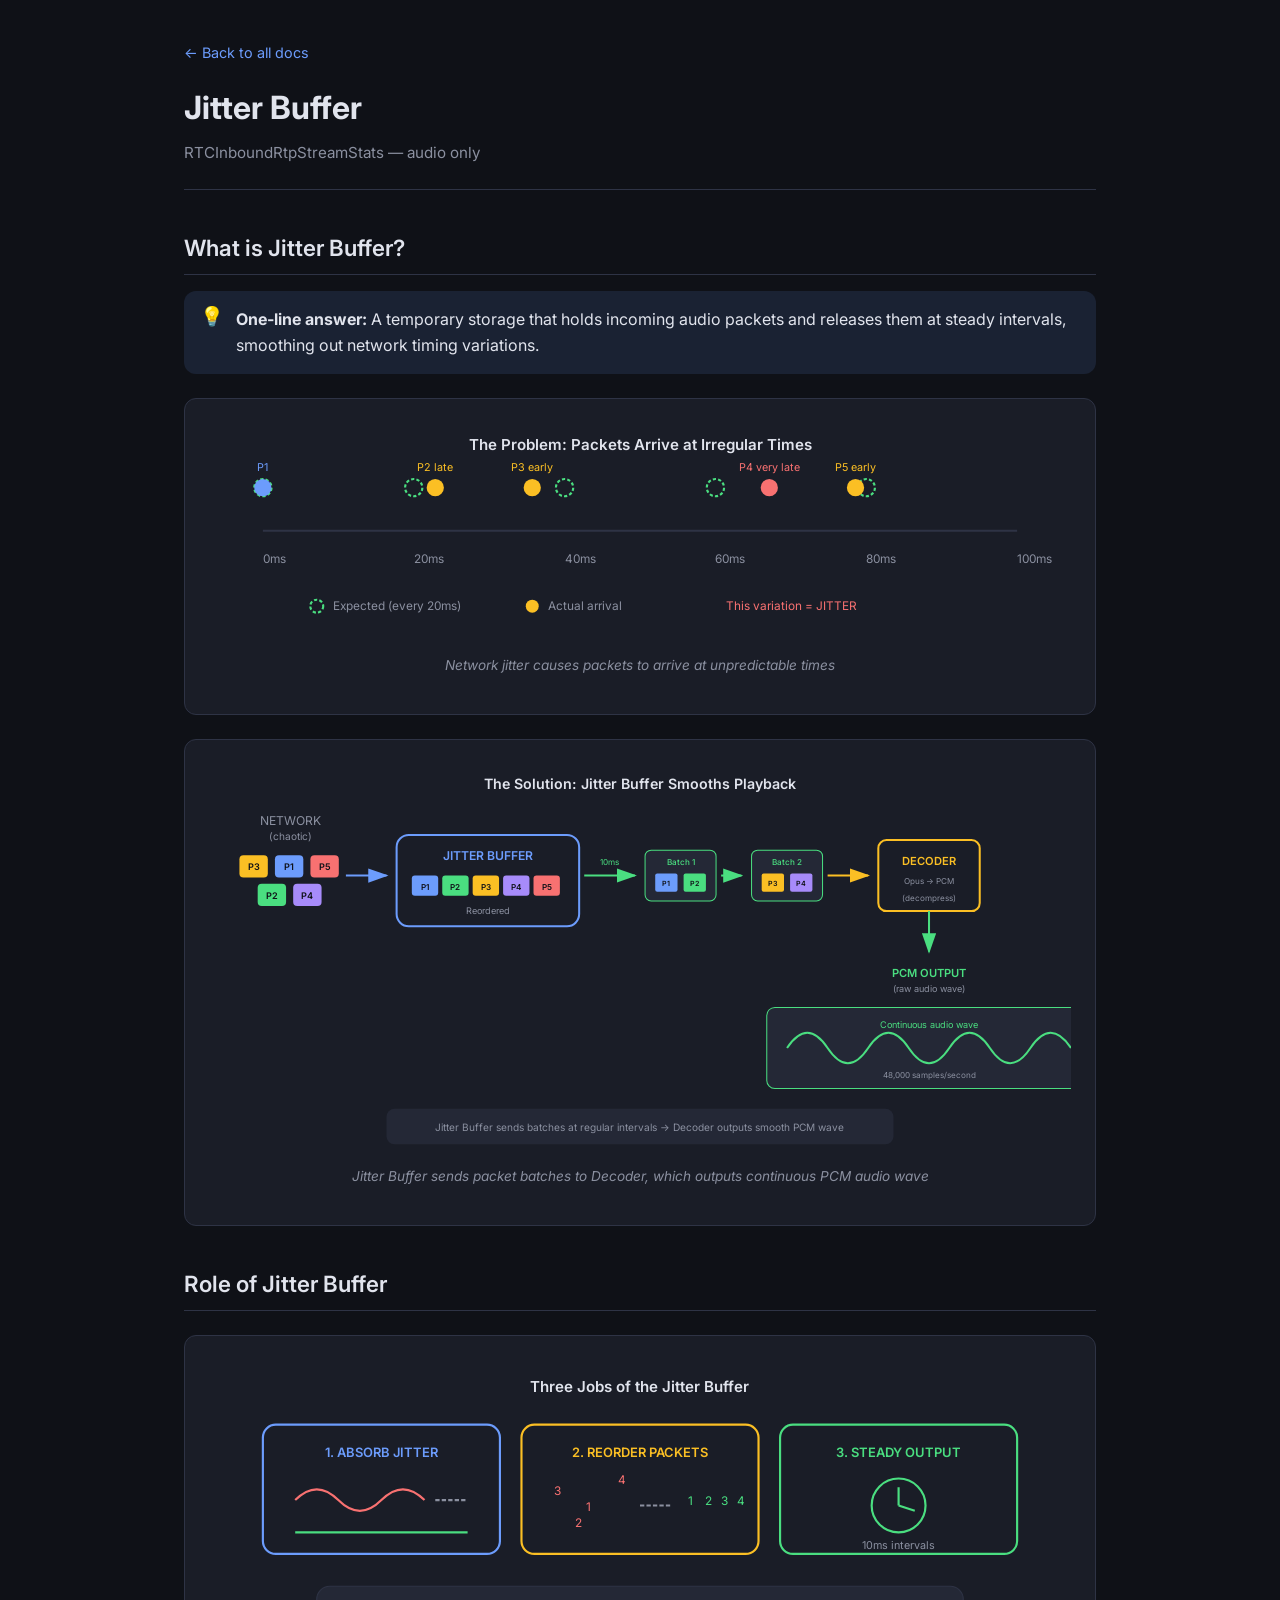
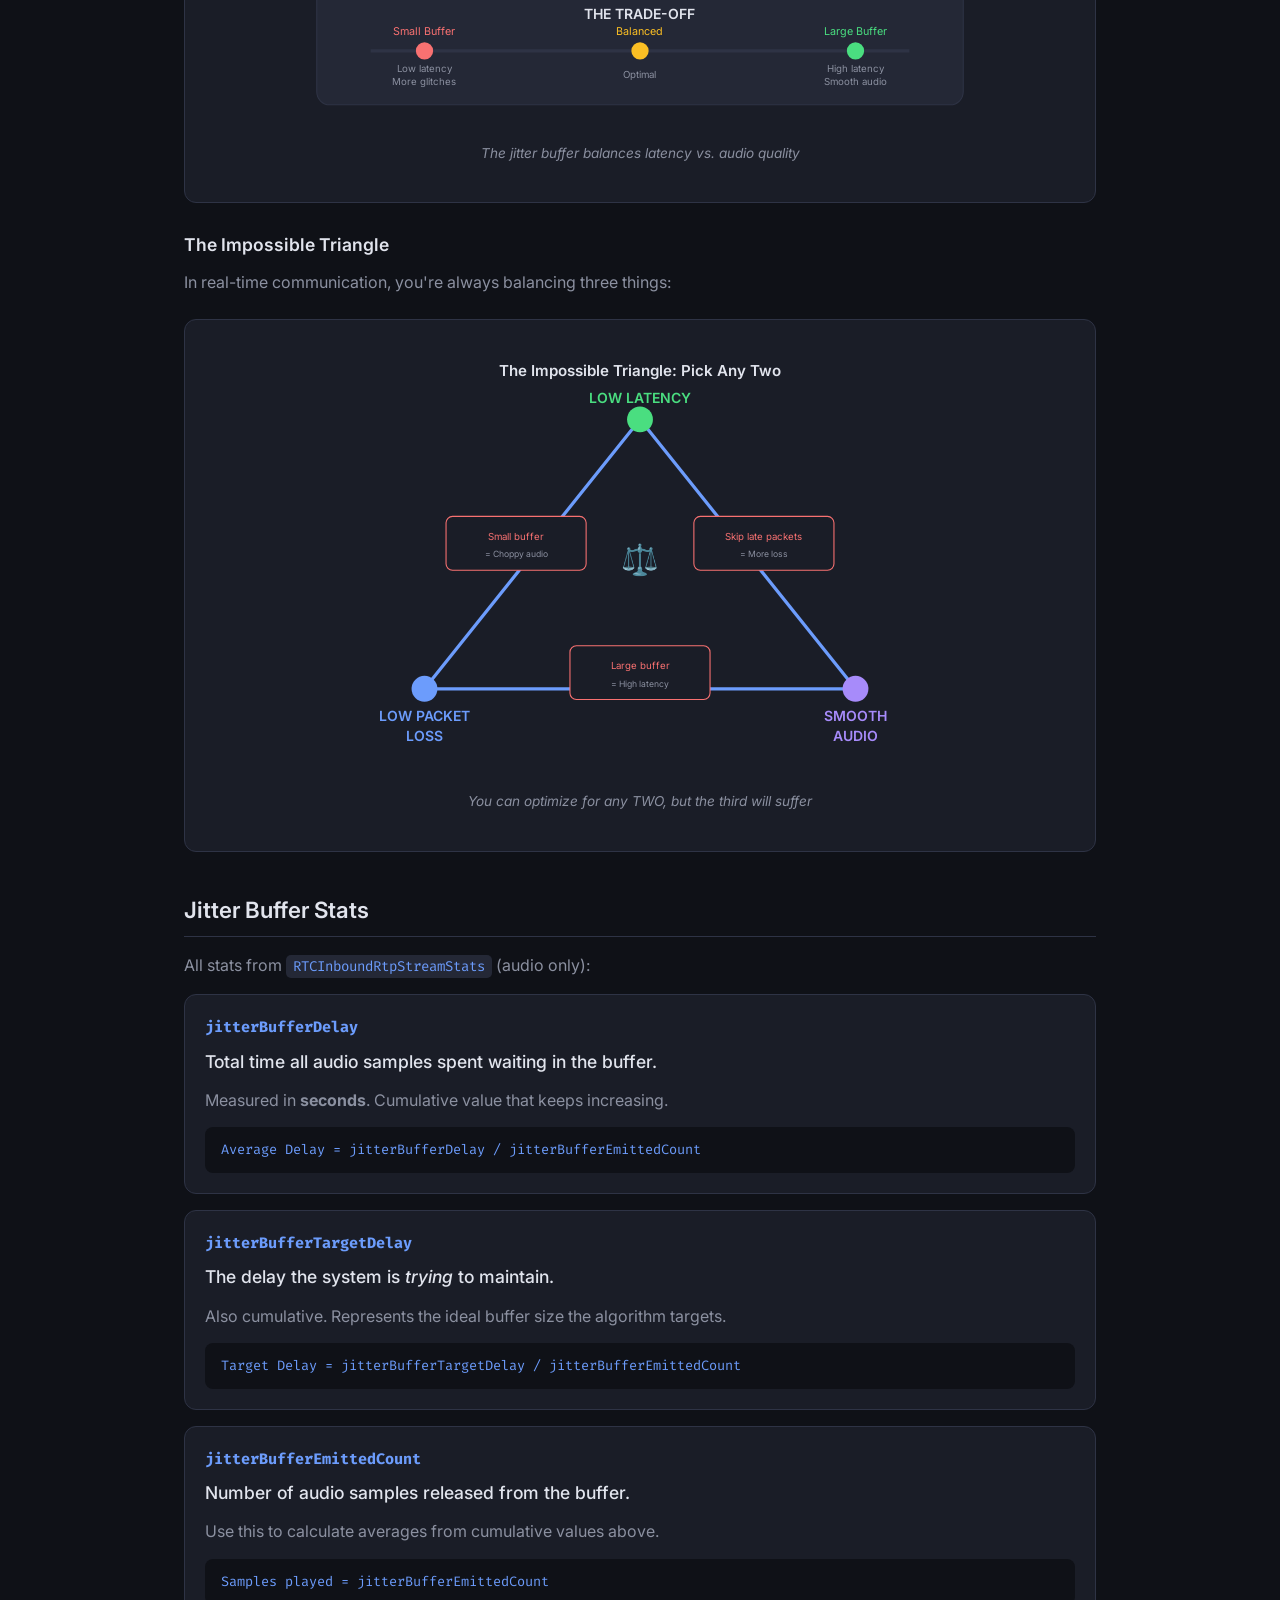
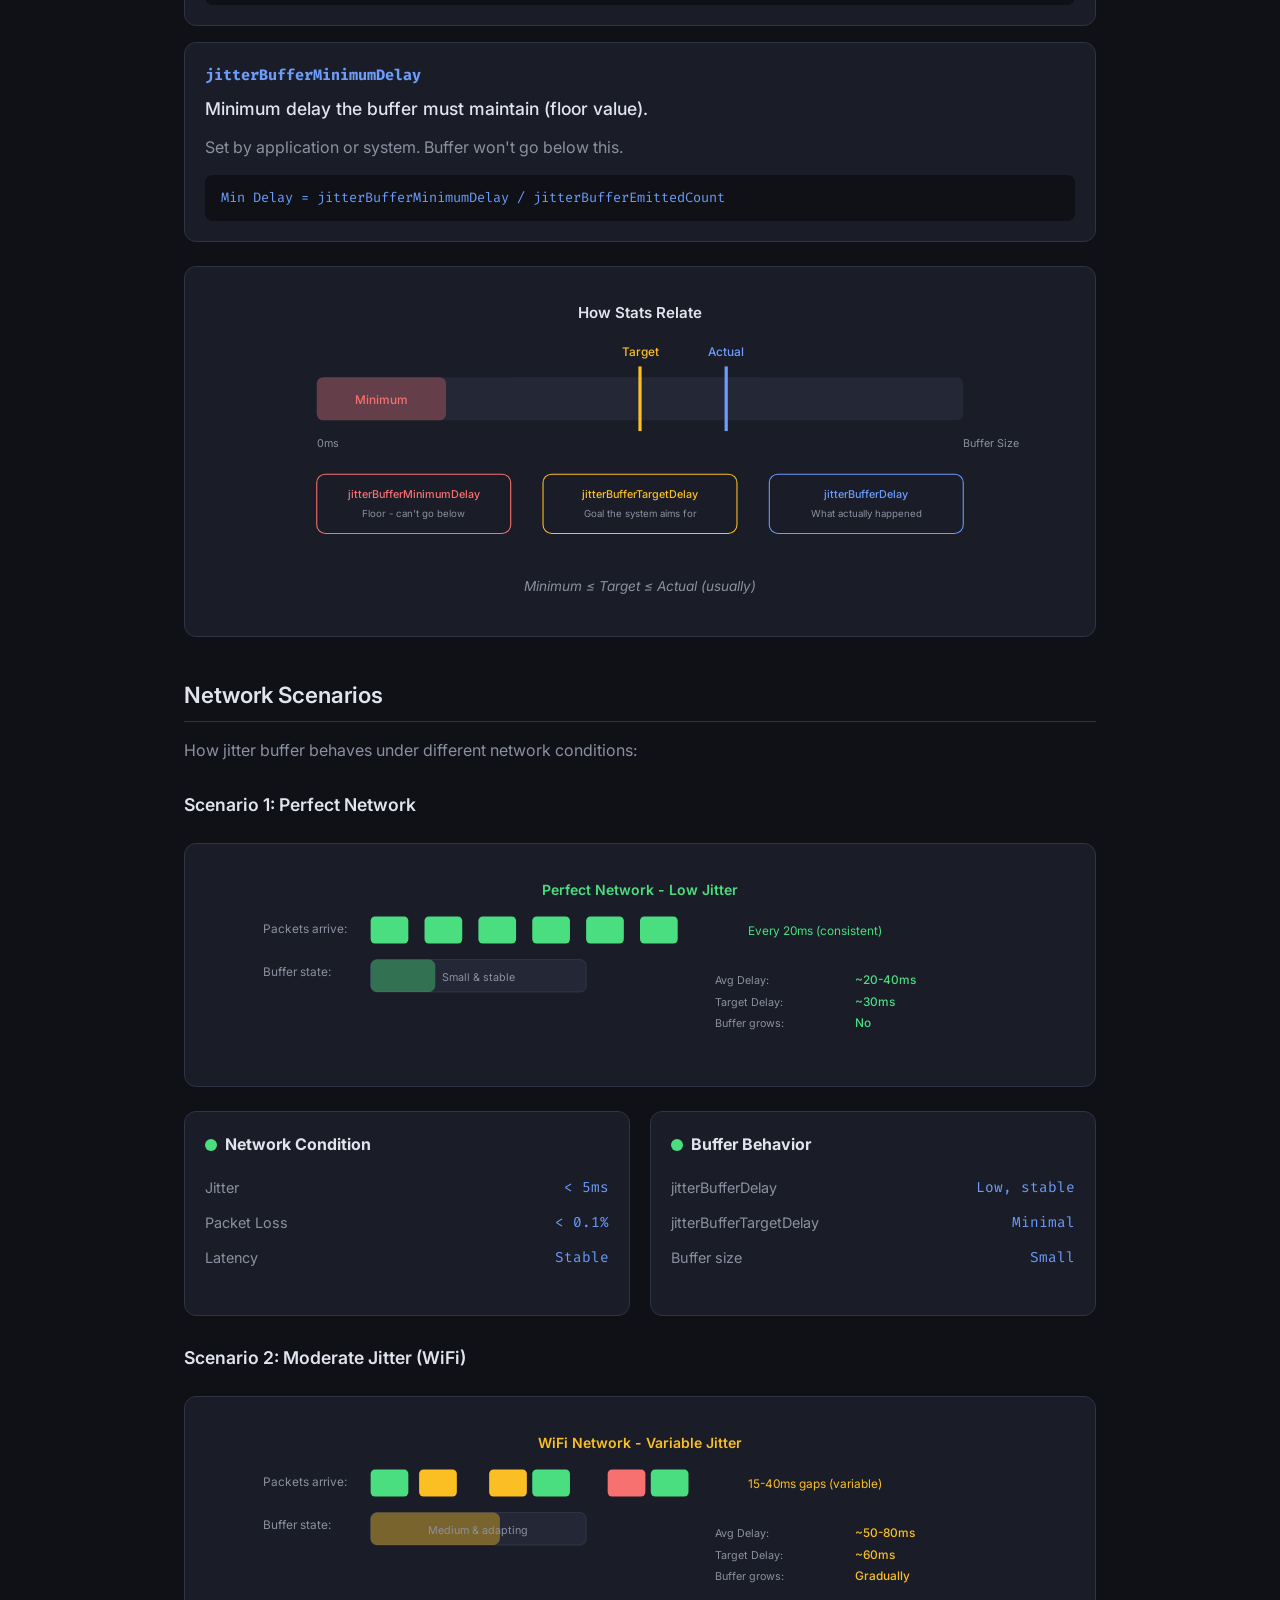
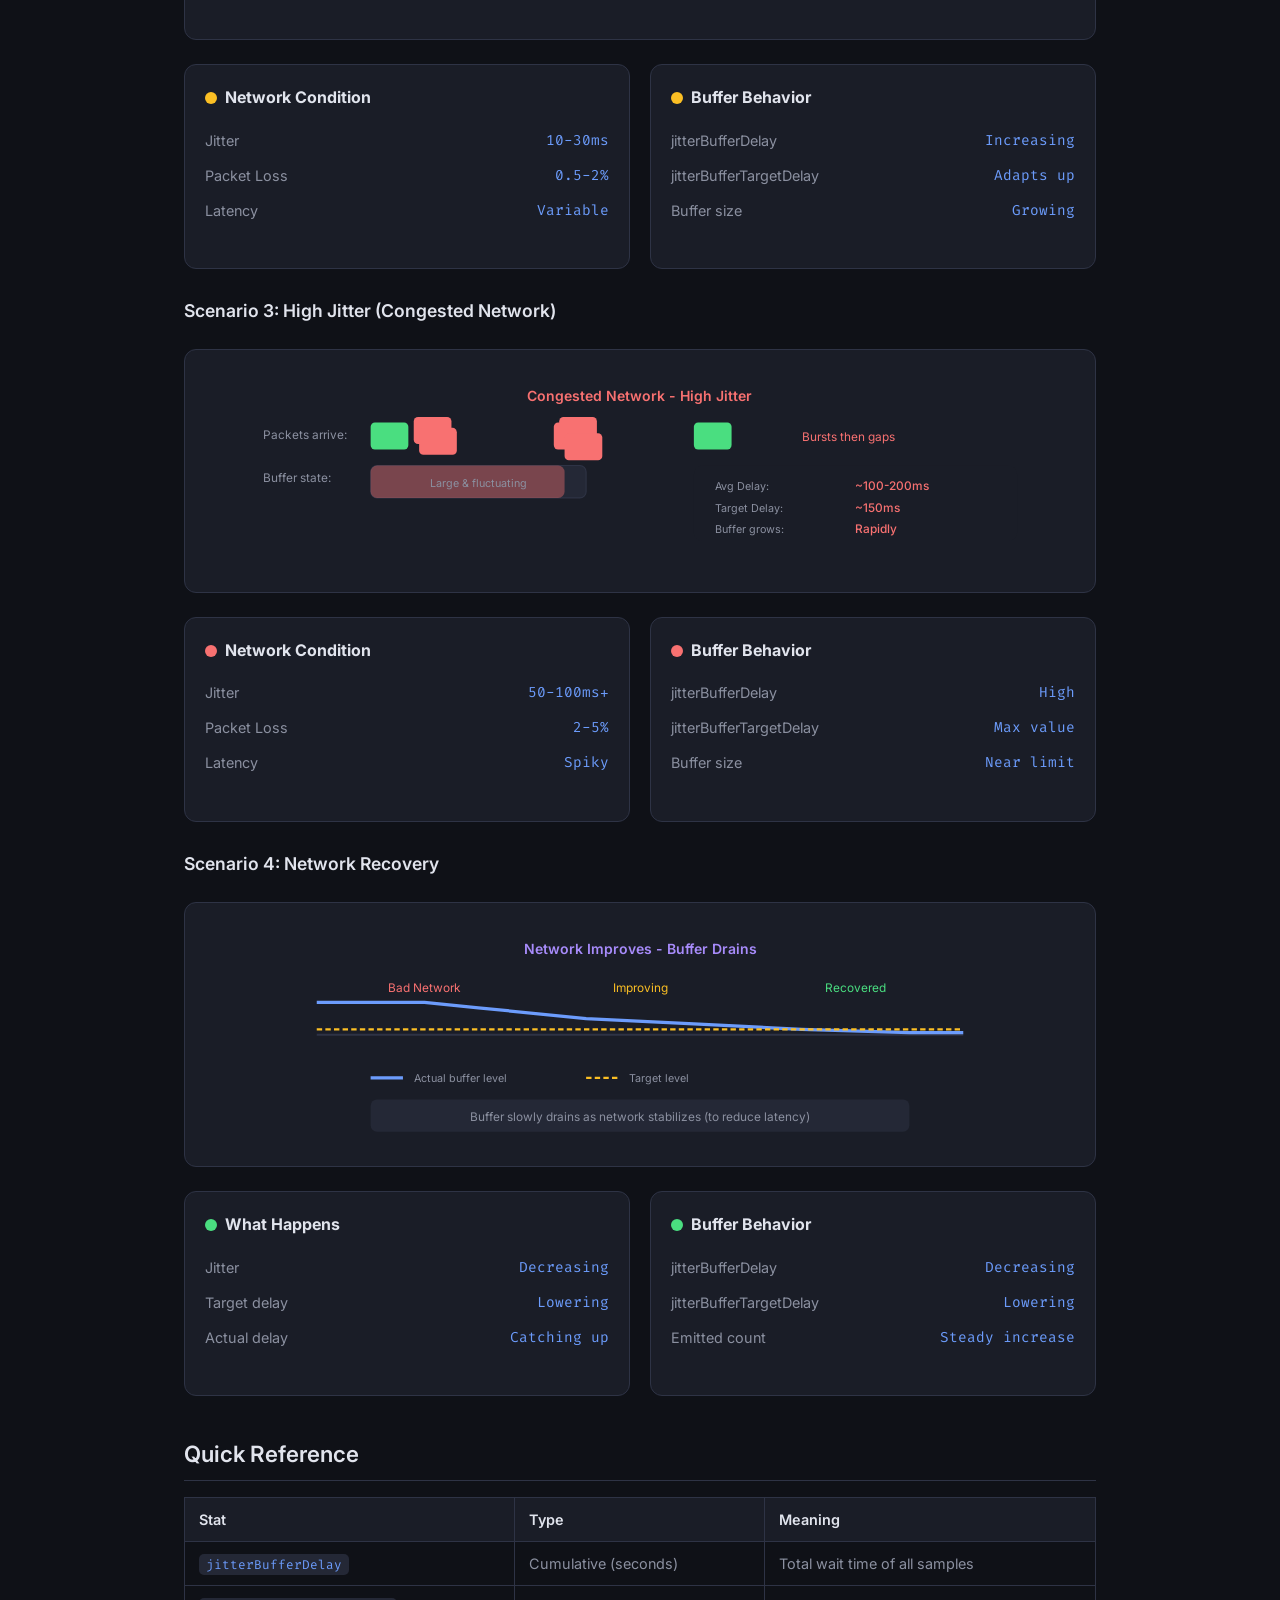
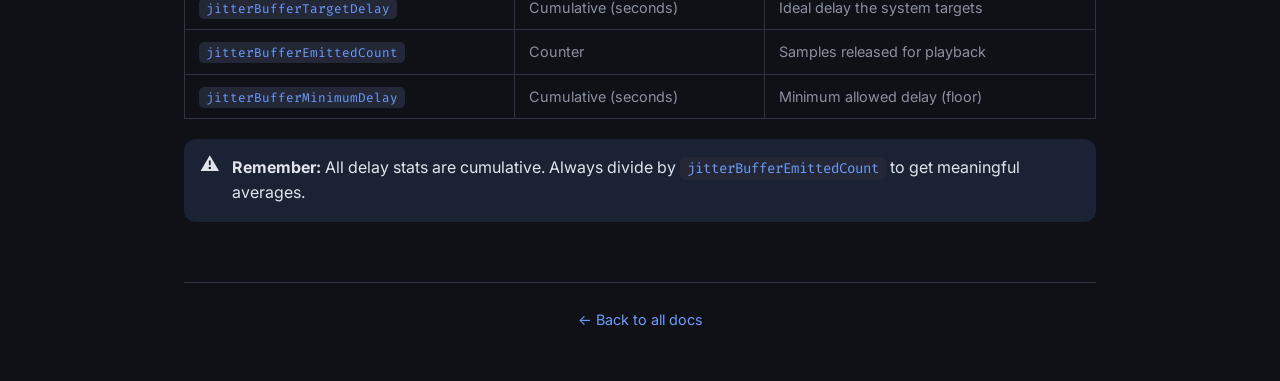
<file: docs/jitter-buffer.html>
<!DOCTYPE html>
<html lang="en">
<head>
  <meta charset="UTF-8">
  <meta name="viewport" content="width=device-width, initial-scale=1.0">
  <title>Jitter Buffer &mdash; WebRTC Docs</title>
  <link rel="preconnect" href="https://fonts.googleapis.com">
  <link href="https://fonts.googleapis.com/css2?family=Inter:wght@400;600;700&family=Fira+Code:wght@400;500&display=swap" rel="stylesheet">
  <link rel="stylesheet" href="../css/style.css">
  <style>
    /* Diagram styles */
    .diagram {
      background: var(--surface);
      border: 1px solid var(--border);
      border-radius: var(--radius);
      padding: 24px;
      margin: 24px 0;
      overflow-x: auto;
    }
    .diagram svg {
      display: block;
      margin: 0 auto;
      max-width: 100%;
      height: auto;
    }
    .diagram-caption {
      text-align: center;
      font-size: 0.85rem;
      color: var(--text-muted);
      margin-top: 16px;
      font-style: italic;
    }
    .scenario-box {
      background: var(--surface);
      border: 1px solid var(--border);
      border-radius: var(--radius);
      padding: 24px;
      margin: 24px 0;
    }
    .scenario-box h4 {
      color: var(--accent);
      margin-bottom: 16px;
      font-size: 1.1rem;
    }
    .stat-card {
      background: var(--surface);
      border: 1px solid var(--border);
      border-radius: var(--radius);
      padding: 20px;
      margin: 16px 0;
    }
    .stat-card h4 {
      color: var(--accent);
      font-family: var(--font-mono);
      font-size: 0.95rem;
      margin-bottom: 8px;
    }
    .stat-card .definition {
      font-size: 1.1rem;
      color: var(--text);
      margin-bottom: 12px;
      font-weight: 500;
    }
    .stat-card .formula {
      background: var(--bg);
      padding: 12px 16px;
      border-radius: 8px;
      font-family: var(--font-mono);
      font-size: 0.85rem;
      color: var(--accent);
      margin-top: 12px;
    }
    .network-scenario {
      display: grid;
      grid-template-columns: 1fr 1fr;
      gap: 20px;
      margin: 24px 0;
    }
    @media (max-width: 700px) {
      .network-scenario {
        grid-template-columns: 1fr;
      }
    }
    .network-card {
      background: var(--surface);
      border: 1px solid var(--border);
      border-radius: var(--radius);
      padding: 20px;
    }
    .network-card h4 {
      font-size: 1rem;
      margin-bottom: 12px;
      display: flex;
      align-items: center;
      gap: 8px;
    }
    .network-card .indicator {
      width: 12px;
      height: 12px;
      border-radius: 50%;
    }
    .network-card .indicator.good { background: #4ade80; }
    .network-card .indicator.moderate { background: #fbbf24; }
    .network-card .indicator.bad { background: #f87171; }
    .network-card .indicator.terrible { background: #ef4444; }
    .stats-table {
      width: 100%;
      font-size: 0.85rem;
      margin-top: 12px;
    }
    .stats-table td {
      padding: 6px 0;
      border: none;
    }
    .stats-table td:first-child {
      color: var(--text-muted);
    }
    .stats-table td:last-child {
      text-align: right;
      font-family: var(--font-mono);
      color: var(--accent);
    }
    .key-point {
      display: flex;
      align-items: flex-start;
      gap: 12px;
      padding: 16px;
      background: var(--accent-dim);
      border-radius: var(--radius);
      margin: 16px 0;
    }
    .key-point-icon {
      font-size: 1.2rem;
      line-height: 1;
    }
    .key-point p {
      margin: 0;
      color: var(--text);
    }
  </style>
</head>
<body>

  <div class="container">
    <header class="doc-header">
      <a href="../index.html">&larr; Back to all docs</a>
      <h1>Jitter Buffer</h1>
      <p class="subtitle">RTCInboundRtpStreamStats &mdash; audio only</p>
    </header>

    <article class="doc-content">

      <!-- ============================================ -->
      <!-- SECTION: What is Jitter Buffer -->
      <!-- ============================================ -->
      <h2>What is Jitter Buffer?</h2>
      
      <div class="key-point">
        <span class="key-point-icon">&#128161;</span>
        <p><strong>One-line answer:</strong> A temporary storage that holds incoming audio packets and releases them at steady intervals, smoothing out network timing variations.</p>
      </div>

      <!-- DIAGRAM: The Problem -->
      <div class="diagram">
        <svg viewBox="0 0 800 200" xmlns="http://www.w3.org/2000/svg">
          <!-- Title -->
          <text x="400" y="25" text-anchor="middle" fill="#e1e4ed" font-size="14" font-weight="600">The Problem: Packets Arrive at Irregular Times</text>
          
          <!-- Timeline -->
          <line x1="50" y1="100" x2="750" y2="100" stroke="#2e3345" stroke-width="2"/>
          
          <!-- Time markers -->
          <text x="50" y="130" fill="#8b90a0" font-size="11">0ms</text>
          <text x="190" y="130" fill="#8b90a0" font-size="11">20ms</text>
          <text x="330" y="130" fill="#8b90a0" font-size="11">40ms</text>
          <text x="470" y="130" fill="#8b90a0" font-size="11">60ms</text>
          <text x="610" y="130" fill="#8b90a0" font-size="11">80ms</text>
          <text x="750" y="130" fill="#8b90a0" font-size="11">100ms</text>
          
          <!-- Expected arrival (green dashed) -->
          <circle cx="50" cy="60" r="8" fill="none" stroke="#4ade80" stroke-width="2" stroke-dasharray="3,2"/>
          <circle cx="190" cy="60" r="8" fill="none" stroke="#4ade80" stroke-width="2" stroke-dasharray="3,2"/>
          <circle cx="330" cy="60" r="8" fill="none" stroke="#4ade80" stroke-width="2" stroke-dasharray="3,2"/>
          <circle cx="470" cy="60" r="8" fill="none" stroke="#4ade80" stroke-width="2" stroke-dasharray="3,2"/>
          <circle cx="610" cy="60" r="8" fill="none" stroke="#4ade80" stroke-width="2" stroke-dasharray="3,2"/>
          
          <!-- Actual arrival (solid orange) - irregular -->
          <circle cx="50" cy="60" r="8" fill="#6c9cfc"/>
          <text x="50" y="45" text-anchor="middle" fill="#6c9cfc" font-size="10">P1</text>
          
          <circle cx="210" cy="60" r="8" fill="#fbbf24"/>
          <text x="210" y="45" text-anchor="middle" fill="#fbbf24" font-size="10">P2 late</text>
          
          <circle cx="300" cy="60" r="8" fill="#fbbf24"/>
          <text x="300" y="45" text-anchor="middle" fill="#fbbf24" font-size="10">P3 early</text>
          
          <circle cx="520" cy="60" r="8" fill="#f87171"/>
          <text x="520" y="45" text-anchor="middle" fill="#f87171" font-size="10">P4 very late</text>
          
          <circle cx="600" cy="60" r="8" fill="#fbbf24"/>
          <text x="600" y="45" text-anchor="middle" fill="#fbbf24" font-size="10">P5 early</text>
          
          <!-- Legend -->
          <circle cx="100" cy="170" r="6" fill="none" stroke="#4ade80" stroke-width="2" stroke-dasharray="3,2"/>
          <text x="115" y="174" fill="#8b90a0" font-size="11">Expected (every 20ms)</text>
          
          <circle cx="300" cy="170" r="6" fill="#fbbf24"/>
          <text x="315" y="174" fill="#8b90a0" font-size="11">Actual arrival</text>
          
          <text x="480" y="174" fill="#f87171" font-size="11">This variation = JITTER</text>
        </svg>
        <p class="diagram-caption">Network jitter causes packets to arrive at unpredictable times</p>
      </div>

      <!-- DIAGRAM: The Solution -->
      <div class="diagram">
        <svg viewBox="0 0 850 380" xmlns="http://www.w3.org/2000/svg">
          <!-- Title -->
          <text x="425" y="25" text-anchor="middle" fill="#e1e4ed" font-size="14" font-weight="600">The Solution: Jitter Buffer Smooths Playback</text>
          
          <!-- Network side -->
          <text x="80" y="60" text-anchor="middle" fill="#8b90a0" font-size="12">NETWORK</text>
          <text x="80" y="75" text-anchor="middle" fill="#8b90a0" font-size="10">(chaotic)</text>
          
          <!-- Incoming packets (irregular) -->
          <rect x="30" y="90" width="28" height="22" rx="4" fill="#fbbf24"/>
          <text x="44" y="105" text-anchor="middle" fill="#0f1117" font-size="9" font-weight="600">P3</text>
          
          <rect x="65" y="90" width="28" height="22" rx="4" fill="#6c9cfc"/>
          <text x="79" y="105" text-anchor="middle" fill="#0f1117" font-size="9" font-weight="600">P1</text>
          
          <rect x="100" y="90" width="28" height="22" rx="4" fill="#f87171"/>
          <text x="114" y="105" text-anchor="middle" fill="#0f1117" font-size="9" font-weight="600">P5</text>
          
          <rect x="48" y="118" width="28" height="22" rx="4" fill="#4ade80"/>
          <text x="62" y="133" text-anchor="middle" fill="#0f1117" font-size="9" font-weight="600">P2</text>
          
          <rect x="83" y="118" width="28" height="22" rx="4" fill="#a78bfa"/>
          <text x="97" y="133" text-anchor="middle" fill="#0f1117" font-size="9" font-weight="600">P4</text>
          
          <!-- Arrow into buffer -->
          <path d="M135 110 L175 110" stroke="#6c9cfc" stroke-width="2" marker-end="url(#arrowhead)"/>
          
          <!-- Jitter Buffer Box -->
          <rect x="185" y="70" width="180" height="90" rx="12" fill="#1a1d27" stroke="#6c9cfc" stroke-width="2"/>
          <text x="275" y="95" text-anchor="middle" fill="#6c9cfc" font-size="12" font-weight="600">JITTER BUFFER</text>
          
          <!-- Packets inside buffer (ordered) -->
          <rect x="200" y="110" width="26" height="20" rx="3" fill="#6c9cfc"/>
          <text x="213" y="124" text-anchor="middle" fill="#0f1117" font-size="8" font-weight="600">P1</text>
          
          <rect x="230" y="110" width="26" height="20" rx="3" fill="#4ade80"/>
          <text x="243" y="124" text-anchor="middle" fill="#0f1117" font-size="8" font-weight="600">P2</text>
          
          <rect x="260" y="110" width="26" height="20" rx="3" fill="#fbbf24"/>
          <text x="273" y="124" text-anchor="middle" fill="#0f1117" font-size="8" font-weight="600">P3</text>
          
          <rect x="290" y="110" width="26" height="20" rx="3" fill="#a78bfa"/>
          <text x="303" y="124" text-anchor="middle" fill="#0f1117" font-size="8" font-weight="600">P4</text>
          
          <rect x="320" y="110" width="26" height="20" rx="3" fill="#f87171"/>
          <text x="333" y="124" text-anchor="middle" fill="#0f1117" font-size="8" font-weight="600">P5</text>
          
          <text x="275" y="148" text-anchor="middle" fill="#8b90a0" font-size="9">Reordered</text>
          
          <!-- Arrow out of buffer with batches -->
          <path d="M370 110 L420 110" stroke="#4ade80" stroke-width="2" marker-end="url(#arrowhead2)"/>
          <text x="395" y="100" text-anchor="middle" fill="#4ade80" font-size="8">10ms</text>
          
          <!-- Batch 1 -->
          <rect x="430" y="85" width="70" height="50" rx="6" fill="#242836" stroke="#4ade80" stroke-width="1"/>
          <text x="465" y="100" text-anchor="middle" fill="#4ade80" font-size="8" font-weight="500">Batch 1</text>
          <rect x="440" y="108" width="22" height="18" rx="2" fill="#6c9cfc"/>
          <text x="451" y="120" text-anchor="middle" fill="#0f1117" font-size="7" font-weight="600">P1</text>
          <rect x="468" y="108" width="22" height="18" rx="2" fill="#4ade80"/>
          <text x="479" y="120" text-anchor="middle" fill="#0f1117" font-size="7" font-weight="600">P2</text>
          
          <!-- Arrow between batches -->
          <path d="M505 110 L525 110" stroke="#4ade80" stroke-width="2" marker-end="url(#arrowhead2)"/>
          
          <!-- Batch 2 -->
          <rect x="535" y="85" width="70" height="50" rx="6" fill="#242836" stroke="#4ade80" stroke-width="1"/>
          <text x="570" y="100" text-anchor="middle" fill="#4ade80" font-size="8" font-weight="500">Batch 2</text>
          <rect x="545" y="108" width="22" height="18" rx="2" fill="#fbbf24"/>
          <text x="556" y="120" text-anchor="middle" fill="#0f1117" font-size="7" font-weight="600">P3</text>
          <rect x="573" y="108" width="22" height="18" rx="2" fill="#a78bfa"/>
          <text x="584" y="120" text-anchor="middle" fill="#0f1117" font-size="7" font-weight="600">P4</text>
          
          <!-- Arrow to decoder -->
          <path d="M610 110 L650 110" stroke="#fbbf24" stroke-width="2" marker-end="url(#arrowhead3)"/>
          
          <!-- Decoder Box -->
          <rect x="660" y="75" width="100" height="70" rx="8" fill="#1a1d27" stroke="#fbbf24" stroke-width="2"/>
          <text x="710" y="100" text-anchor="middle" fill="#fbbf24" font-size="11" font-weight="600">DECODER</text>
          <text x="710" y="118" text-anchor="middle" fill="#8b90a0" font-size="8">Opus → PCM</text>
          <text x="710" y="135" text-anchor="middle" fill="#8b90a0" font-size="8">(decompress)</text>
          
          <!-- Arrow down from decoder -->
          <path d="M710 145 L710 185" stroke="#4ade80" stroke-width="2" marker-end="url(#arrowhead2)"/>
          
          <!-- PCM Output Label -->
          <text x="710" y="210" text-anchor="middle" fill="#4ade80" font-size="11" font-weight="600">PCM OUTPUT</text>
          <text x="710" y="225" text-anchor="middle" fill="#8b90a0" font-size="9">(raw audio wave)</text>
          
          <!-- PCM Wave visualization -->
          <rect x="550" y="240" width="320" height="80" rx="8" fill="#242836" stroke="#4ade80" stroke-width="1"/>
          
          <!-- Sound wave -->
          <path d="M570 280 Q590 250 610 280 Q630 310 650 280 Q670 250 690 280 Q710 310 730 280 Q750 250 770 280 Q790 310 810 280 Q830 250 850 280" 
                fill="none" stroke="#4ade80" stroke-width="2"/>
          
          <!-- Wave labels -->
          <text x="710" y="260" text-anchor="middle" fill="#4ade80" font-size="9">Continuous audio wave</text>
          <text x="710" y="310" text-anchor="middle" fill="#8b90a0" font-size="8">48,000 samples/second</text>
          
          <!-- Bottom explanation -->
          <rect x="175" y="340" width="500" height="35" rx="8" fill="#242836"/>
          <text x="425" y="362" text-anchor="middle" fill="#8b90a0" font-size="10">Jitter Buffer sends batches at regular intervals → Decoder outputs smooth PCM wave</text>
          
          <!-- Arrow markers -->
          <defs>
            <marker id="arrowhead" markerWidth="10" markerHeight="7" refX="9" refY="3.5" orient="auto">
              <polygon points="0 0, 10 3.5, 0 7" fill="#6c9cfc"/>
            </marker>
            <marker id="arrowhead2" markerWidth="10" markerHeight="7" refX="9" refY="3.5" orient="auto">
              <polygon points="0 0, 10 3.5, 0 7" fill="#4ade80"/>
            </marker>
            <marker id="arrowhead3" markerWidth="10" markerHeight="7" refX="9" refY="3.5" orient="auto">
              <polygon points="0 0, 10 3.5, 0 7" fill="#fbbf24"/>
            </marker>
          </defs>
        </svg>
        <p class="diagram-caption">Jitter Buffer sends packet batches to Decoder, which outputs continuous PCM audio wave</p>
      </div>

      <!-- ============================================ -->
      <!-- SECTION: Role of Jitter Buffer -->
      <!-- ============================================ -->
      <h2>Role of Jitter Buffer</h2>

      <div class="diagram">
        <svg viewBox="0 0 800 340" xmlns="http://www.w3.org/2000/svg">
          <!-- Title -->
          <text x="400" y="30" text-anchor="middle" fill="#e1e4ed" font-size="14" font-weight="600">Three Jobs of the Jitter Buffer</text>
          
          <!-- Job 1: Absorb Timing Variations -->
          <rect x="50" y="60" width="220" height="120" rx="12" fill="#1a1d27" stroke="#6c9cfc" stroke-width="2"/>
          <text x="160" y="90" text-anchor="middle" fill="#6c9cfc" font-size="12" font-weight="600">1. ABSORB JITTER</text>
          
          <!-- Mini diagram: wavy line to straight -->
          <path d="M80 130 Q100 110 120 130 Q140 150 160 130 Q180 110 200 130" fill="none" stroke="#f87171" stroke-width="2"/>
          <path d="M210 130 L240 130" stroke="#8b90a0" stroke-width="2" stroke-dasharray="4,2"/>
          <line x1="80" y1="160" x2="240" y2="160" stroke="#4ade80" stroke-width="2"/>
          
          <!-- Job 2: Reorder Packets -->
          <rect x="290" y="60" width="220" height="120" rx="12" fill="#1a1d27" stroke="#fbbf24" stroke-width="2"/>
          <text x="400" y="90" text-anchor="middle" fill="#fbbf24" font-size="12" font-weight="600">2. REORDER PACKETS</text>
          
          <!-- Mini diagram: scattered to ordered -->
          <text x="320" y="125" fill="#f87171" font-size="11">3</text>
          <text x="350" y="140" fill="#f87171" font-size="11">1</text>
          <text x="380" y="115" fill="#f87171" font-size="11">4</text>
          <text x="340" y="155" fill="#f87171" font-size="11">2</text>
          
          <path d="M400 135 L430 135" stroke="#8b90a0" stroke-width="2" stroke-dasharray="4,2"/>
          
          <text x="445" y="135" fill="#4ade80" font-size="11">1</text>
          <text x="460" y="135" fill="#4ade80" font-size="11">2</text>
          <text x="475" y="135" fill="#4ade80" font-size="11">3</text>
          <text x="490" y="135" fill="#4ade80" font-size="11">4</text>
          
          <!-- Job 3: Maintain Steady Output -->
          <rect x="530" y="60" width="220" height="120" rx="12" fill="#1a1d27" stroke="#4ade80" stroke-width="2"/>
          <text x="640" y="90" text-anchor="middle" fill="#4ade80" font-size="12" font-weight="600">3. STEADY OUTPUT</text>
          
          <!-- Mini diagram: clock with regular ticks -->
          <circle cx="640" cy="135" r="25" fill="none" stroke="#4ade80" stroke-width="2"/>
          <line x1="640" y1="135" x2="640" y2="118" stroke="#4ade80" stroke-width="2"/>
          <line x1="640" y1="135" x2="655" y2="140" stroke="#4ade80" stroke-width="2"/>
          <text x="640" y="175" text-anchor="middle" fill="#8b90a0" font-size="10">10ms intervals</text>
          
          <!-- Trade-off section -->
          <rect x="100" y="210" width="600" height="110" rx="12" fill="#242836" stroke="#2e3345" stroke-width="1"/>
          <text x="400" y="240" text-anchor="middle" fill="#e1e4ed" font-size="13" font-weight="600">THE TRADE-OFF</text>
          
          <!-- Scale visualization -->
          <line x1="150" y1="270" x2="650" y2="270" stroke="#2e3345" stroke-width="3"/>
          
          <circle cx="200" cy="270" r="8" fill="#f87171"/>
          <text x="200" y="255" text-anchor="middle" fill="#f87171" font-size="10">Small Buffer</text>
          <text x="200" y="290" text-anchor="middle" fill="#8b90a0" font-size="9">Low latency</text>
          <text x="200" y="302" text-anchor="middle" fill="#8b90a0" font-size="9">More glitches</text>
          
          <circle cx="400" cy="270" r="8" fill="#fbbf24"/>
          <text x="400" y="255" text-anchor="middle" fill="#fbbf24" font-size="10">Balanced</text>
          <text x="400" y="295" text-anchor="middle" fill="#8b90a0" font-size="9">Optimal</text>
          
          <circle cx="600" cy="270" r="8" fill="#4ade80"/>
          <text x="600" y="255" text-anchor="middle" fill="#4ade80" font-size="10">Large Buffer</text>
          <text x="600" y="290" text-anchor="middle" fill="#8b90a0" font-size="9">High latency</text>
          <text x="600" y="302" text-anchor="middle" fill="#8b90a0" font-size="9">Smooth audio</text>
        </svg>
        <p class="diagram-caption">The jitter buffer balances latency vs. audio quality</p>
      </div>

      <!-- The Impossible Triangle -->
      <h3>The Impossible Triangle</h3>
      <p>In real-time communication, you're always balancing three things:</p>
      
      <div class="diagram">
        <svg viewBox="0 0 800 400" xmlns="http://www.w3.org/2000/svg">
          <!-- Title -->
          <text x="400" y="30" text-anchor="middle" fill="#e1e4ed" font-size="14" font-weight="600">The Impossible Triangle: Pick Any Two</text>
          
          <!-- Triangle -->
          <polygon points="400,70 200,320 600,320" fill="none" stroke="#6c9cfc" stroke-width="3"/>
          
          <!-- Center balance icon -->
          <text x="400" y="210" text-anchor="middle" fill="#fbbf24" font-size="28">⚖️</text>
          
          <!-- Top vertex: Low Latency -->
          <circle cx="400" cy="70" r="12" fill="#4ade80"/>
          <text x="400" y="55" text-anchor="middle" fill="#4ade80" font-size="13" font-weight="600">LOW LATENCY</text>
          
          <!-- Bottom left vertex: Low Packet Loss -->
          <circle cx="200" cy="320" r="12" fill="#6c9cfc"/>
          <text x="200" y="350" text-anchor="middle" fill="#6c9cfc" font-size="13" font-weight="600">LOW PACKET</text>
          <text x="200" y="368" text-anchor="middle" fill="#6c9cfc" font-size="13" font-weight="600">LOSS</text>
          
          <!-- Bottom right vertex: Smooth Audio -->
          <circle cx="600" cy="320" r="12" fill="#a78bfa"/>
          <text x="600" y="350" text-anchor="middle" fill="#a78bfa" font-size="13" font-weight="600">SMOOTH</text>
          <text x="600" y="368" text-anchor="middle" fill="#a78bfa" font-size="13" font-weight="600">AUDIO</text>
          
          <!-- Edge labels explaining trade-offs -->
          <!-- Left edge: Low Latency + Low Packet Loss = Choppy Audio -->
          <rect x="220" y="160" width="130" height="50" rx="6" fill="#1a1d27" stroke="#f87171" stroke-width="1"/>
          <text x="285" y="182" text-anchor="middle" fill="#f87171" font-size="9">Small buffer</text>
          <text x="285" y="198" text-anchor="middle" fill="#8b90a0" font-size="8">= Choppy audio</text>
          
          <!-- Right edge: Low Latency + Smooth Audio = More Loss -->
          <rect x="450" y="160" width="130" height="50" rx="6" fill="#1a1d27" stroke="#f87171" stroke-width="1"/>
          <text x="515" y="182" text-anchor="middle" fill="#f87171" font-size="9">Skip late packets</text>
          <text x="515" y="198" text-anchor="middle" fill="#8b90a0" font-size="8">= More loss</text>
          
          <!-- Bottom edge: Low Packet Loss + Smooth Audio = High Latency -->
          <rect x="335" y="280" width="130" height="50" rx="6" fill="#1a1d27" stroke="#f87171" stroke-width="1"/>
          <text x="400" y="302" text-anchor="middle" fill="#f87171" font-size="9">Large buffer</text>
          <text x="400" y="318" text-anchor="middle" fill="#8b90a0" font-size="8">= High latency</text>
        </svg>
        <p class="diagram-caption">You can optimize for any TWO, but the third will suffer</p>
      </div>

      <!-- ============================================ -->
      <!-- SECTION: Jitter Buffer Stats -->
      <!-- ============================================ -->
      <h2>Jitter Buffer Stats</h2>

      <p>All stats from <code>RTCInboundRtpStreamStats</code> (audio only):</p>

      <!-- Stat 1: jitterBufferDelay -->
      <div class="stat-card">
        <h4>jitterBufferDelay</h4>
        <p class="definition">Total time all audio samples spent waiting in the buffer.</p>
        <p>Measured in <strong>seconds</strong>. Cumulative value that keeps increasing.</p>
        <div class="formula">Average Delay = jitterBufferDelay / jitterBufferEmittedCount</div>
      </div>

      <!-- Stat 2: jitterBufferTargetDelay -->
      <div class="stat-card">
        <h4>jitterBufferTargetDelay</h4>
        <p class="definition">The delay the system is <em>trying</em> to maintain.</p>
        <p>Also cumulative. Represents the ideal buffer size the algorithm targets.</p>
        <div class="formula">Target Delay = jitterBufferTargetDelay / jitterBufferEmittedCount</div>
      </div>

      <!-- Stat 3: jitterBufferEmittedCount -->
      <div class="stat-card">
        <h4>jitterBufferEmittedCount</h4>
        <p class="definition">Number of audio samples released from the buffer.</p>
        <p>Use this to calculate averages from cumulative values above.</p>
        <div class="formula">Samples played = jitterBufferEmittedCount</div>
      </div>

      <!-- Stat 4: jitterBufferMinimumDelay -->
      <div class="stat-card">
        <h4>jitterBufferMinimumDelay</h4>
        <p class="definition">Minimum delay the buffer must maintain (floor value).</p>
        <p>Set by application or system. Buffer won't go below this.</p>
        <div class="formula">Min Delay = jitterBufferMinimumDelay / jitterBufferEmittedCount</div>
      </div>

      <!-- Visual: How stats relate -->
      <div class="diagram">
        <svg viewBox="0 0 800 250" xmlns="http://www.w3.org/2000/svg">
          <text x="400" y="25" text-anchor="middle" fill="#e1e4ed" font-size="14" font-weight="600">How Stats Relate</text>
          
          <!-- Timeline bar -->
          <rect x="100" y="80" width="600" height="40" rx="6" fill="#242836"/>
          
          <!-- Minimum delay zone -->
          <rect x="100" y="80" width="120" height="40" rx="6" fill="#f87171" fill-opacity="0.3"/>
          <text x="160" y="105" text-anchor="middle" fill="#f87171" font-size="11" font-weight="500">Minimum</text>
          
          <!-- Target delay marker -->
          <line x1="400" y1="70" x2="400" y2="130" stroke="#fbbf24" stroke-width="3"/>
          <text x="400" y="60" text-anchor="middle" fill="#fbbf24" font-size="11" font-weight="500">Target</text>
          
          <!-- Actual delay marker (can vary) -->
          <line x1="480" y1="70" x2="480" y2="130" stroke="#6c9cfc" stroke-width="3"/>
          <text x="480" y="60" text-anchor="middle" fill="#6c9cfc" font-size="11" font-weight="500">Actual</text>
          
          <!-- Labels -->
          <text x="100" y="145" fill="#8b90a0" font-size="10">0ms</text>
          <text x="700" y="145" fill="#8b90a0" font-size="10">Buffer Size</text>
          
          <!-- Explanation boxes -->
          <rect x="100" y="170" width="180" height="55" rx="8" fill="#1a1d27" stroke="#f87171" stroke-width="1"/>
          <text x="190" y="192" text-anchor="middle" fill="#f87171" font-size="10" font-weight="500">jitterBufferMinimumDelay</text>
          <text x="190" y="210" text-anchor="middle" fill="#8b90a0" font-size="9">Floor - can't go below</text>
          
          <rect x="310" y="170" width="180" height="55" rx="8" fill="#1a1d27" stroke="#fbbf24" stroke-width="1"/>
          <text x="400" y="192" text-anchor="middle" fill="#fbbf24" font-size="10" font-weight="500">jitterBufferTargetDelay</text>
          <text x="400" y="210" text-anchor="middle" fill="#8b90a0" font-size="9">Goal the system aims for</text>
          
          <rect x="520" y="170" width="180" height="55" rx="8" fill="#1a1d27" stroke="#6c9cfc" stroke-width="1"/>
          <text x="610" y="192" text-anchor="middle" fill="#6c9cfc" font-size="10" font-weight="500">jitterBufferDelay</text>
          <text x="610" y="210" text-anchor="middle" fill="#8b90a0" font-size="9">What actually happened</text>
        </svg>
        <p class="diagram-caption">Minimum ≤ Target ≤ Actual (usually)</p>
      </div>

      <!-- ============================================ -->
      <!-- SECTION: Network Scenarios -->
      <!-- ============================================ -->
      <h2>Network Scenarios</h2>

      <p>How jitter buffer behaves under different network conditions:</p>

      <!-- Scenario 1: Perfect Network -->
      <h3>Scenario 1: Perfect Network</h3>
      <div class="diagram">
        <svg viewBox="0 0 800 180" xmlns="http://www.w3.org/2000/svg">
          <text x="400" y="25" text-anchor="middle" fill="#4ade80" font-size="13" font-weight="600">Perfect Network - Low Jitter</text>
          
          <!-- Packet arrival visualization -->
          <text x="50" y="60" fill="#8b90a0" font-size="11">Packets arrive:</text>
          
          <!-- Regular spacing -->
          <rect x="150" y="45" width="35" height="25" rx="4" fill="#4ade80"/>
          <rect x="200" y="45" width="35" height="25" rx="4" fill="#4ade80"/>
          <rect x="250" y="45" width="35" height="25" rx="4" fill="#4ade80"/>
          <rect x="300" y="45" width="35" height="25" rx="4" fill="#4ade80"/>
          <rect x="350" y="45" width="35" height="25" rx="4" fill="#4ade80"/>
          <rect x="400" y="45" width="35" height="25" rx="4" fill="#4ade80"/>
          
          <text x="500" y="62" fill="#4ade80" font-size="11">Every 20ms (consistent)</text>
          
          <!-- Buffer state -->
          <text x="50" y="100" fill="#8b90a0" font-size="11">Buffer state:</text>
          <rect x="150" y="85" width="200" height="30" rx="6" fill="#242836" stroke="#2e3345"/>
          <rect x="150" y="85" width="60" height="30" rx="6" fill="#4ade80" fill-opacity="0.4"/>
          <text x="250" y="105" text-anchor="middle" fill="#8b90a0" font-size="10">Small &amp; stable</text>
          
          <!-- Stats -->
          <rect x="450" y="85" width="300" height="70" rx="8" fill="#1a1d27"/>
          <text x="470" y="108" fill="#8b90a0" font-size="10">Avg Delay:</text>
          <text x="600" y="108" fill="#4ade80" font-size="11" font-weight="500">~20-40ms</text>
          <text x="470" y="128" fill="#8b90a0" font-size="10">Target Delay:</text>
          <text x="600" y="128" fill="#4ade80" font-size="11" font-weight="500">~30ms</text>
          <text x="470" y="148" fill="#8b90a0" font-size="10">Buffer grows:</text>
          <text x="600" y="148" fill="#4ade80" font-size="11" font-weight="500">No</text>
        </svg>
      </div>

      <div class="network-scenario">
        <div class="network-card">
          <h4><span class="indicator good"></span> Network Condition</h4>
          <table class="stats-table">
            <tr><td>Jitter</td><td>&lt; 5ms</td></tr>
            <tr><td>Packet Loss</td><td>&lt; 0.1%</td></tr>
            <tr><td>Latency</td><td>Stable</td></tr>
          </table>
        </div>
        <div class="network-card">
          <h4><span class="indicator good"></span> Buffer Behavior</h4>
          <table class="stats-table">
            <tr><td>jitterBufferDelay</td><td>Low, stable</td></tr>
            <tr><td>jitterBufferTargetDelay</td><td>Minimal</td></tr>
            <tr><td>Buffer size</td><td>Small</td></tr>
          </table>
        </div>
      </div>

      <!-- Scenario 2: Moderate Jitter -->
      <h3>Scenario 2: Moderate Jitter (WiFi)</h3>
      <div class="diagram">
        <svg viewBox="0 0 800 180" xmlns="http://www.w3.org/2000/svg">
          <text x="400" y="25" text-anchor="middle" fill="#fbbf24" font-size="13" font-weight="600">WiFi Network - Variable Jitter</text>
          
          <!-- Packet arrival visualization -->
          <text x="50" y="60" fill="#8b90a0" font-size="11">Packets arrive:</text>
          
          <!-- Irregular spacing -->
          <rect x="150" y="45" width="35" height="25" rx="4" fill="#4ade80"/>
          <rect x="195" y="45" width="35" height="25" rx="4" fill="#fbbf24"/>
          <rect x="260" y="45" width="35" height="25" rx="4" fill="#fbbf24"/>
          <rect x="300" y="45" width="35" height="25" rx="4" fill="#4ade80"/>
          <rect x="370" y="45" width="35" height="25" rx="4" fill="#f87171"/>
          <rect x="410" y="45" width="35" height="25" rx="4" fill="#4ade80"/>
          
          <text x="500" y="62" fill="#fbbf24" font-size="11">15-40ms gaps (variable)</text>
          
          <!-- Buffer state -->
          <text x="50" y="100" fill="#8b90a0" font-size="11">Buffer state:</text>
          <rect x="150" y="85" width="200" height="30" rx="6" fill="#242836" stroke="#2e3345"/>
          <rect x="150" y="85" width="120" height="30" rx="6" fill="#fbbf24" fill-opacity="0.4"/>
          <text x="250" y="105" text-anchor="middle" fill="#8b90a0" font-size="10">Medium &amp; adapting</text>
          
          <!-- Stats -->
          <rect x="450" y="85" width="300" height="70" rx="8" fill="#1a1d27"/>
          <text x="470" y="108" fill="#8b90a0" font-size="10">Avg Delay:</text>
          <text x="600" y="108" fill="#fbbf24" font-size="11" font-weight="500">~50-80ms</text>
          <text x="470" y="128" fill="#8b90a0" font-size="10">Target Delay:</text>
          <text x="600" y="128" fill="#fbbf24" font-size="11" font-weight="500">~60ms</text>
          <text x="470" y="148" fill="#8b90a0" font-size="10">Buffer grows:</text>
          <text x="600" y="148" fill="#fbbf24" font-size="11" font-weight="500">Gradually</text>
        </svg>
      </div>

      <div class="network-scenario">
        <div class="network-card">
          <h4><span class="indicator moderate"></span> Network Condition</h4>
          <table class="stats-table">
            <tr><td>Jitter</td><td>10-30ms</td></tr>
            <tr><td>Packet Loss</td><td>0.5-2%</td></tr>
            <tr><td>Latency</td><td>Variable</td></tr>
          </table>
        </div>
        <div class="network-card">
          <h4><span class="indicator moderate"></span> Buffer Behavior</h4>
          <table class="stats-table">
            <tr><td>jitterBufferDelay</td><td>Increasing</td></tr>
            <tr><td>jitterBufferTargetDelay</td><td>Adapts up</td></tr>
            <tr><td>Buffer size</td><td>Growing</td></tr>
          </table>
        </div>
      </div>

      <!-- Scenario 3: High Jitter -->
      <h3>Scenario 3: High Jitter (Congested Network)</h3>
      <div class="diagram">
        <svg viewBox="0 0 800 180" xmlns="http://www.w3.org/2000/svg">
          <text x="400" y="25" text-anchor="middle" fill="#f87171" font-size="13" font-weight="600">Congested Network - High Jitter</text>
          
          <!-- Packet arrival visualization -->
          <text x="50" y="60" fill="#8b90a0" font-size="11">Packets arrive:</text>
          
          <!-- Very irregular - bursts -->
          <rect x="150" y="45" width="35" height="25" rx="4" fill="#4ade80"/>
          <rect x="190" y="40" width="35" height="25" rx="4" fill="#f87171"/>
          <rect x="195" y="50" width="35" height="25" rx="4" fill="#f87171"/>
          <rect x="320" y="45" width="35" height="25" rx="4" fill="#f87171"/>
          <rect x="325" y="40" width="35" height="25" rx="4" fill="#f87171"/>
          <rect x="330" y="55" width="35" height="25" rx="4" fill="#f87171"/>
          <rect x="450" y="45" width="35" height="25" rx="4" fill="#4ade80"/>
          
          <text x="550" y="62" fill="#f87171" font-size="11">Bursts then gaps</text>
          
          <!-- Buffer state -->
          <text x="50" y="100" fill="#8b90a0" font-size="11">Buffer state:</text>
          <rect x="150" y="85" width="200" height="30" rx="6" fill="#242836" stroke="#2e3345"/>
          <rect x="150" y="85" width="180" height="30" rx="6" fill="#f87171" fill-opacity="0.4"/>
          <text x="250" y="105" text-anchor="middle" fill="#8b90a0" font-size="10">Large &amp; fluctuating</text>
          
          <!-- Stats -->
          <rect x="450" y="85" width="300" height="70" rx="8" fill="#1a1d27"/>
          <text x="470" y="108" fill="#8b90a0" font-size="10">Avg Delay:</text>
          <text x="600" y="108" fill="#f87171" font-size="11" font-weight="500">~100-200ms</text>
          <text x="470" y="128" fill="#8b90a0" font-size="10">Target Delay:</text>
          <text x="600" y="128" fill="#f87171" font-size="11" font-weight="500">~150ms</text>
          <text x="470" y="148" fill="#8b90a0" font-size="10">Buffer grows:</text>
          <text x="600" y="148" fill="#f87171" font-size="11" font-weight="500">Rapidly</text>
        </svg>
      </div>

      <div class="network-scenario">
        <div class="network-card">
          <h4><span class="indicator bad"></span> Network Condition</h4>
          <table class="stats-table">
            <tr><td>Jitter</td><td>50-100ms+</td></tr>
            <tr><td>Packet Loss</td><td>2-5%</td></tr>
            <tr><td>Latency</td><td>Spiky</td></tr>
          </table>
        </div>
        <div class="network-card">
          <h4><span class="indicator bad"></span> Buffer Behavior</h4>
          <table class="stats-table">
            <tr><td>jitterBufferDelay</td><td>High</td></tr>
            <tr><td>jitterBufferTargetDelay</td><td>Max value</td></tr>
            <tr><td>Buffer size</td><td>Near limit</td></tr>
          </table>
        </div>
      </div>

      <!-- Scenario 4: Network Recovery -->
      <h3>Scenario 4: Network Recovery</h3>
      <div class="diagram">
        <svg viewBox="0 0 800 200" xmlns="http://www.w3.org/2000/svg">
          <text x="400" y="25" text-anchor="middle" fill="#a78bfa" font-size="13" font-weight="600">Network Improves - Buffer Drains</text>
          
          <!-- Timeline -->
          <line x1="100" y1="100" x2="700" y2="100" stroke="#2e3345" stroke-width="2"/>
          
          <!-- Phase labels -->
          <text x="200" y="60" text-anchor="middle" fill="#f87171" font-size="11">Bad Network</text>
          <text x="400" y="60" text-anchor="middle" fill="#fbbf24" font-size="11">Improving</text>
          <text x="600" y="60" text-anchor="middle" fill="#4ade80" font-size="11">Recovered</text>
          
          <!-- Buffer level visualization -->
          <path d="M100 70 L200 70 L250 75 L350 85 L450 90 L550 95 L650 98 L700 98" fill="none" stroke="#6c9cfc" stroke-width="3"/>
          
          <!-- Target line -->
          <line x1="100" y1="95" x2="700" y2="95" stroke="#fbbf24" stroke-width="2" stroke-dasharray="5,3"/>
          
          <!-- Legend -->
          <line x1="150" y1="140" x2="180" y2="140" stroke="#6c9cfc" stroke-width="3"/>
          <text x="190" y="144" fill="#8b90a0" font-size="10">Actual buffer level</text>
          
          <line x1="350" y1="140" x2="380" y2="140" stroke="#fbbf24" stroke-width="2" stroke-dasharray="5,3"/>
          <text x="390" y="144" fill="#8b90a0" font-size="10">Target level</text>
          
          <!-- Explanation -->
          <rect x="150" y="160" width="500" height="30" rx="6" fill="#242836"/>
          <text x="400" y="180" text-anchor="middle" fill="#8b90a0" font-size="11">Buffer slowly drains as network stabilizes (to reduce latency)</text>
        </svg>
      </div>

      <div class="network-scenario">
        <div class="network-card">
          <h4><span class="indicator good"></span> What Happens</h4>
          <table class="stats-table">
            <tr><td>Jitter</td><td>Decreasing</td></tr>
            <tr><td>Target delay</td><td>Lowering</td></tr>
            <tr><td>Actual delay</td><td>Catching up</td></tr>
          </table>
        </div>
        <div class="network-card">
          <h4><span class="indicator good"></span> Buffer Behavior</h4>
          <table class="stats-table">
            <tr><td>jitterBufferDelay</td><td>Decreasing</td></tr>
            <tr><td>jitterBufferTargetDelay</td><td>Lowering</td></tr>
            <tr><td>Emitted count</td><td>Steady increase</td></tr>
          </table>
        </div>
      </div>

      <!-- ============================================ -->
      <!-- SECTION: Quick Reference -->
      <!-- ============================================ -->
      <h2>Quick Reference</h2>

      <table>
        <thead>
          <tr>
            <th>Stat</th>
            <th>Type</th>
            <th>Meaning</th>
          </tr>
        </thead>
        <tbody>
          <tr>
            <td><code>jitterBufferDelay</code></td>
            <td>Cumulative (seconds)</td>
            <td>Total wait time of all samples</td>
          </tr>
          <tr>
            <td><code>jitterBufferTargetDelay</code></td>
            <td>Cumulative (seconds)</td>
            <td>Ideal delay the system targets</td>
          </tr>
          <tr>
            <td><code>jitterBufferEmittedCount</code></td>
            <td>Counter</td>
            <td>Samples released for playback</td>
          </tr>
          <tr>
            <td><code>jitterBufferMinimumDelay</code></td>
            <td>Cumulative (seconds)</td>
            <td>Minimum allowed delay (floor)</td>
          </tr>
        </tbody>
      </table>

      <div class="key-point">
        <span class="key-point-icon">&#9888;</span>
        <p><strong>Remember:</strong> All delay stats are cumulative. Always divide by <code>jitterBufferEmittedCount</code> to get meaningful averages.</p>
      </div>

    </article>

    <footer class="doc-footer">
      <a href="../index.html">&larr; Back to all docs</a>
    </footer>
  </div>

</body>
</html>
</file>
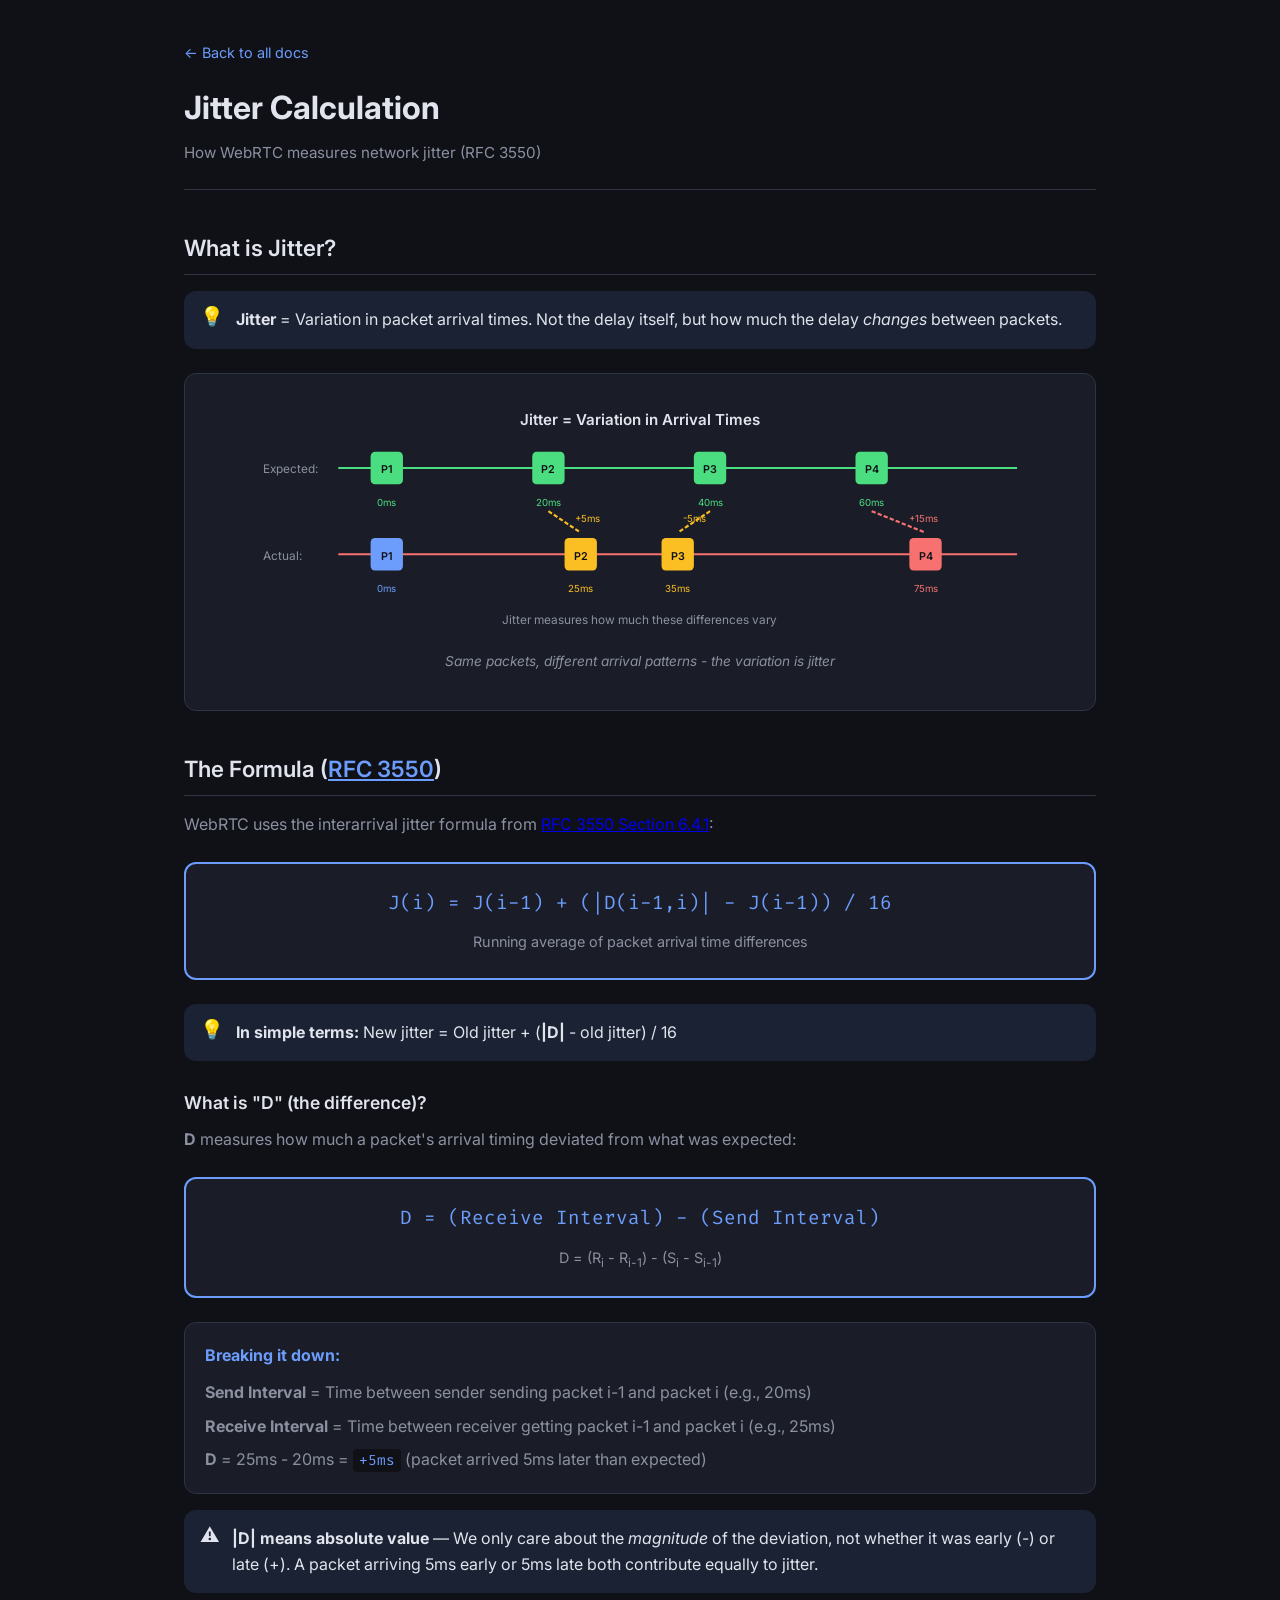
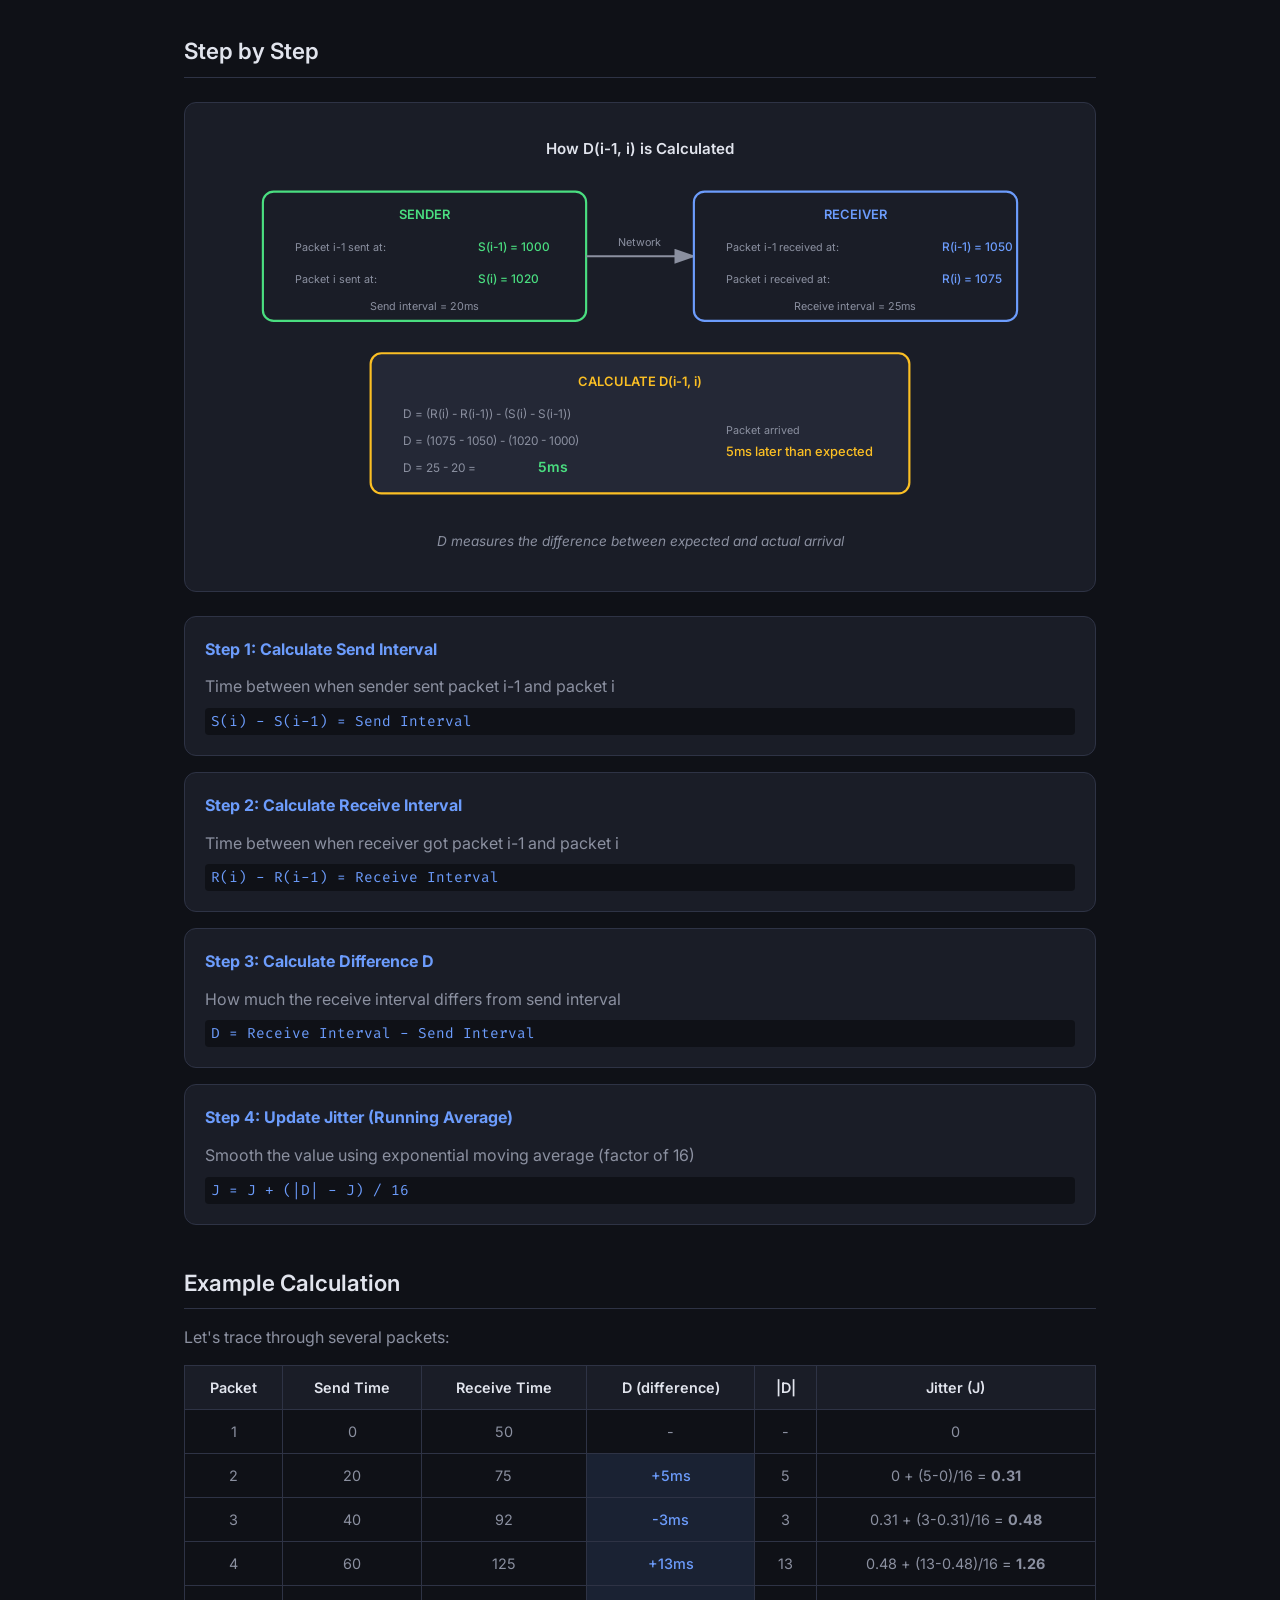
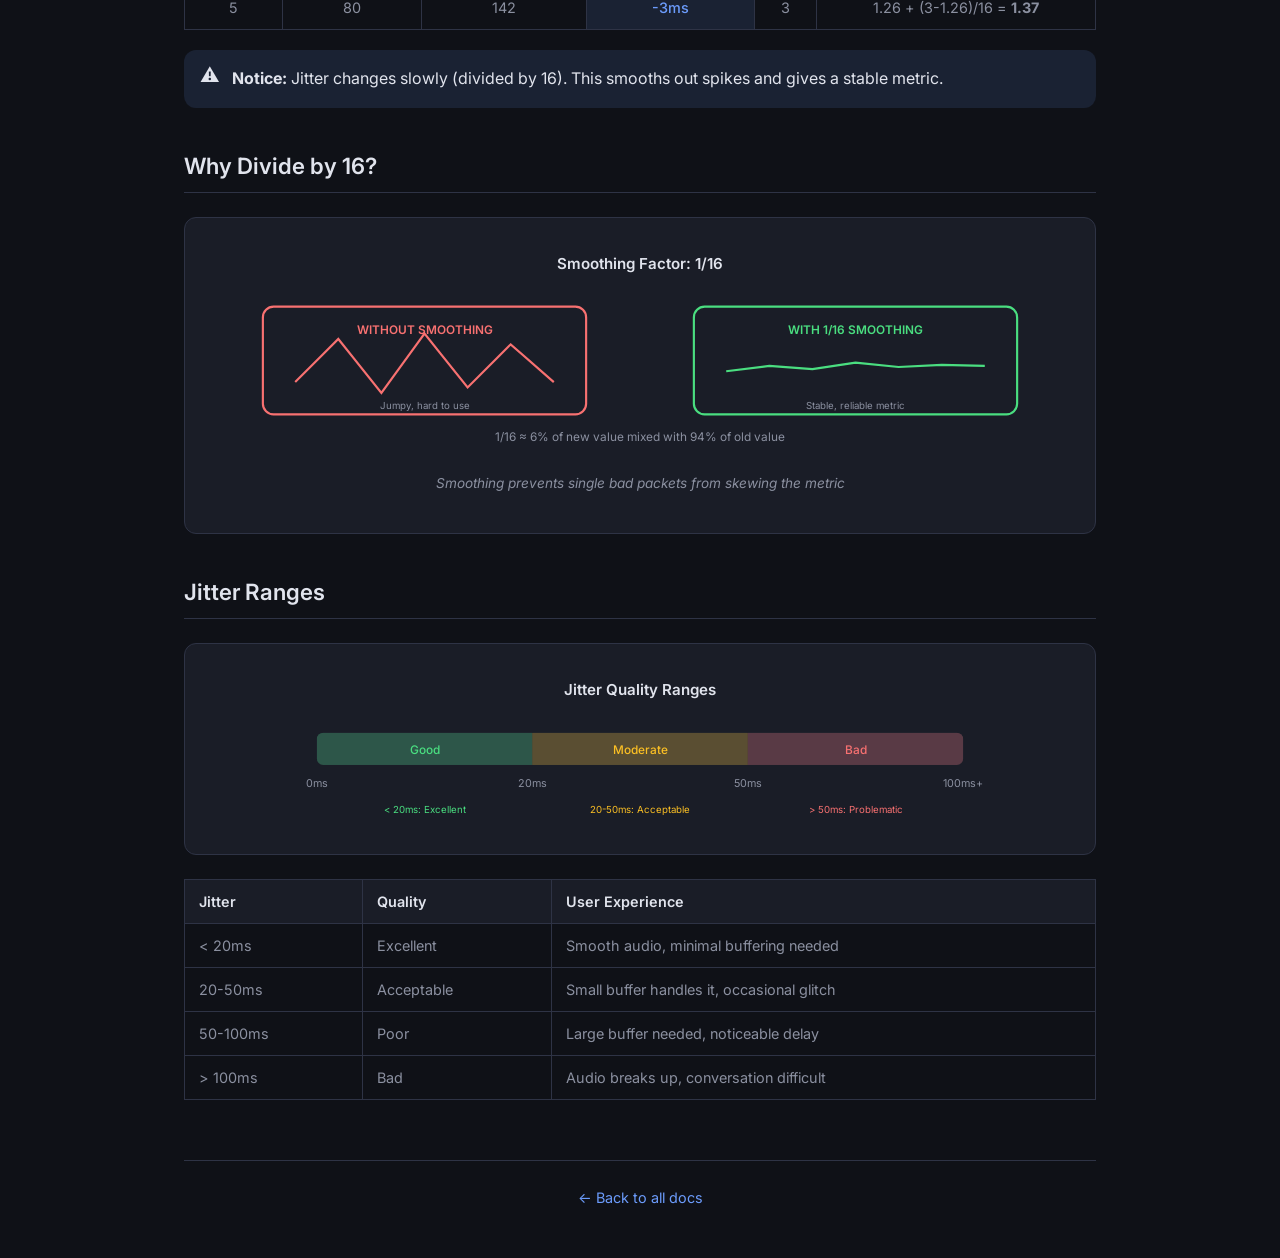
<file: docs/jitter-calculation.html>
<!DOCTYPE html>
<html lang="en">
<head>
  <meta charset="UTF-8">
  <meta name="viewport" content="width=device-width, initial-scale=1.0">
  <title>Jitter Calculation &mdash; WebRTC Docs</title>
  <link rel="preconnect" href="https://fonts.googleapis.com">
  <link href="https://fonts.googleapis.com/css2?family=Inter:wght@400;600;700&family=Fira+Code:wght@400;500&display=swap" rel="stylesheet">
  <link rel="stylesheet" href="../css/style.css">
  <style>
    .diagram {
      background: var(--surface);
      border: 1px solid var(--border);
      border-radius: var(--radius);
      padding: 24px;
      margin: 24px 0;
      overflow-x: auto;
    }
    .diagram svg {
      display: block;
      margin: 0 auto;
      max-width: 100%;
      height: auto;
    }
    .diagram-caption {
      text-align: center;
      font-size: 0.85rem;
      color: var(--text-muted);
      margin-top: 16px;
      font-style: italic;
    }
    .key-point {
      display: flex;
      align-items: flex-start;
      gap: 12px;
      padding: 16px;
      background: var(--accent-dim);
      border-radius: var(--radius);
      margin: 16px 0;
    }
    .key-point-icon {
      font-size: 1.2rem;
      line-height: 1;
    }
    .key-point p {
      margin: 0;
      color: var(--text);
    }
    .formula-box {
      background: var(--surface);
      border: 2px solid var(--accent);
      border-radius: var(--radius);
      padding: 24px;
      margin: 24px 0;
      text-align: center;
    }
    .formula-box .formula {
      font-family: var(--font-mono);
      font-size: 1.2rem;
      color: var(--accent);
      margin-bottom: 12px;
    }
    .formula-box .description {
      color: var(--text-muted);
      font-size: 0.9rem;
    }
    .step-card {
      background: var(--surface);
      border: 1px solid var(--border);
      border-radius: var(--radius);
      padding: 20px;
      margin: 16px 0;
    }
    .step-card h4 {
      color: var(--accent);
      font-size: 1rem;
      margin-bottom: 12px;
    }
    .step-card p {
      margin: 0;
      color: var(--text-muted);
    }
    .step-card .mono {
      font-family: var(--font-mono);
      color: var(--accent);
      background: var(--bg);
      padding: 2px 6px;
      border-radius: 4px;
      font-size: 0.9rem;
    }
    .example-table {
      width: 100%;
      border-collapse: collapse;
      margin: 16px 0;
      font-size: 0.9rem;
    }
    .example-table th, .example-table td {
      padding: 10px 12px;
      border: 1px solid var(--border);
      text-align: center;
    }
    .example-table th {
      background: var(--surface);
      color: var(--text);
      font-weight: 600;
    }
    .example-table td {
      color: var(--text-muted);
    }
    .example-table .highlight {
      background: var(--accent-dim);
      color: var(--accent);
      font-weight: 500;
    }
  </style>
</head>
<body>

  <div class="container">
    <header class="doc-header">
      <a href="../index.html">&larr; Back to all docs</a>
      <h1>Jitter Calculation</h1>
      <p class="subtitle">How WebRTC measures network jitter (RFC 3550)</p>
    </header>

    <article class="doc-content">

      <!-- ============================================ -->
      <!-- SECTION: What is Jitter -->
      <!-- ============================================ -->
      <h2>What is Jitter?</h2>

      <div class="key-point">
        <span class="key-point-icon">&#128161;</span>
        <p><strong>Jitter</strong> = Variation in packet arrival times. Not the delay itself, but how much the delay <em>changes</em> between packets.</p>
      </div>

      <div class="diagram">
        <svg viewBox="0 0 800 220" xmlns="http://www.w3.org/2000/svg">
          <text x="400" y="25" text-anchor="middle" fill="#e1e4ed" font-size="14" font-weight="600">Jitter = Variation in Arrival Times</text>
          
          <!-- Expected timeline -->
          <text x="50" y="70" fill="#8b90a0" font-size="11">Expected:</text>
          <line x1="120" y1="65" x2="750" y2="65" stroke="#4ade80" stroke-width="2"/>
          
          <!-- Expected packets (evenly spaced) -->
          <rect x="150" y="50" width="30" height="30" rx="4" fill="#4ade80"/>
          <text x="165" y="70" text-anchor="middle" fill="#0f1117" font-size="10" font-weight="600">P1</text>
          
          <rect x="300" y="50" width="30" height="30" rx="4" fill="#4ade80"/>
          <text x="315" y="70" text-anchor="middle" fill="#0f1117" font-size="10" font-weight="600">P2</text>
          
          <rect x="450" y="50" width="30" height="30" rx="4" fill="#4ade80"/>
          <text x="465" y="70" text-anchor="middle" fill="#0f1117" font-size="10" font-weight="600">P3</text>
          
          <rect x="600" y="50" width="30" height="30" rx="4" fill="#4ade80"/>
          <text x="615" y="70" text-anchor="middle" fill="#0f1117" font-size="10" font-weight="600">P4</text>
          
          <text x="165" y="100" text-anchor="middle" fill="#4ade80" font-size="9">0ms</text>
          <text x="315" y="100" text-anchor="middle" fill="#4ade80" font-size="9">20ms</text>
          <text x="465" y="100" text-anchor="middle" fill="#4ade80" font-size="9">40ms</text>
          <text x="615" y="100" text-anchor="middle" fill="#4ade80" font-size="9">60ms</text>
          
          <!-- Actual timeline -->
          <text x="50" y="150" fill="#8b90a0" font-size="11">Actual:</text>
          <line x1="120" y1="145" x2="750" y2="145" stroke="#f87171" stroke-width="2"/>
          
          <!-- Actual packets (unevenly spaced) -->
          <rect x="150" y="130" width="30" height="30" rx="4" fill="#6c9cfc"/>
          <text x="165" y="150" text-anchor="middle" fill="#0f1117" font-size="10" font-weight="600">P1</text>
          
          <rect x="330" y="130" width="30" height="30" rx="4" fill="#fbbf24"/>
          <text x="345" y="150" text-anchor="middle" fill="#0f1117" font-size="10" font-weight="600">P2</text>
          
          <rect x="420" y="130" width="30" height="30" rx="4" fill="#fbbf24"/>
          <text x="435" y="150" text-anchor="middle" fill="#0f1117" font-size="10" font-weight="600">P3</text>
          
          <rect x="650" y="130" width="30" height="30" rx="4" fill="#f87171"/>
          <text x="665" y="150" text-anchor="middle" fill="#0f1117" font-size="10" font-weight="600">P4</text>
          
          <text x="165" y="180" text-anchor="middle" fill="#6c9cfc" font-size="9">0ms</text>
          <text x="345" y="180" text-anchor="middle" fill="#fbbf24" font-size="9">25ms</text>
          <text x="435" y="180" text-anchor="middle" fill="#fbbf24" font-size="9">35ms</text>
          <text x="665" y="180" text-anchor="middle" fill="#f87171" font-size="9">75ms</text>
          
          <!-- Jitter indicators -->
          <path d="M315 105 L345 125" stroke="#fbbf24" stroke-width="2" stroke-dasharray="4,2"/>
          <text x="340" y="115" fill="#fbbf24" font-size="9">+5ms</text>
          
          <path d="M465 105 L435 125" stroke="#fbbf24" stroke-width="2" stroke-dasharray="4,2"/>
          <text x="440" y="115" fill="#fbbf24" font-size="9">-5ms</text>
          
          <path d="M615 105 L665 125" stroke="#f87171" stroke-width="2" stroke-dasharray="4,2"/>
          <text x="650" y="115" fill="#f87171" font-size="9">+15ms</text>
          
          <!-- Legend -->
          <text x="400" y="210" text-anchor="middle" fill="#8b90a0" font-size="11">Jitter measures how much these differences vary</text>
        </svg>
        <p class="diagram-caption">Same packets, different arrival patterns - the variation is jitter</p>
      </div>

      <!-- ============================================ -->
      <!-- SECTION: The Formula -->
      <!-- ============================================ -->
      <h2>The Formula (<a href="https://www.rfc-editor.org/rfc/rfc3550#section-6.4.1" target="_blank" rel="noopener" style="color: var(--accent);">RFC 3550</a>)</h2>

      <p>WebRTC uses the interarrival jitter formula from <a href="https://www.rfc-editor.org/rfc/rfc3550#section-6.4.1" target="_blank" rel="noopener">RFC 3550 Section 6.4.1</a>:</p>

      <div class="formula-box">
        <div class="formula">J(i) = J(i-1) + (|D(i-1,i)| - J(i-1)) / 16</div>
        <div class="description">Running average of packet arrival time differences</div>
      </div>

      <div class="key-point">
        <span class="key-point-icon">&#128161;</span>
        <p><strong>In simple terms:</strong> New jitter = Old jitter + (<strong>|D|</strong> - old jitter) / 16</p>
      </div>

      <h3>What is "D" (the difference)?</h3>

      <p><strong>D</strong> measures how much a packet's arrival timing deviated from what was expected:</p>

      <div class="formula-box">
        <div class="formula">D = (Receive Interval) - (Send Interval)</div>
        <div class="description">D = (R<sub>i</sub> - R<sub>i-1</sub>) - (S<sub>i</sub> - S<sub>i-1</sub>)</div>
      </div>

      <div class="step-card">
        <h4>Breaking it down:</h4>
        <p><strong>Send Interval</strong> = Time between sender sending packet i-1 and packet i (e.g., 20ms)</p>
        <p style="margin-top: 8px;"><strong>Receive Interval</strong> = Time between receiver getting packet i-1 and packet i (e.g., 25ms)</p>
        <p style="margin-top: 8px;"><strong>D</strong> = 25ms - 20ms = <span class="mono">+5ms</span> (packet arrived 5ms later than expected)</p>
      </div>

      <div class="key-point">
        <span class="key-point-icon">&#9888;</span>
        <p><strong>|D| means absolute value</strong> &mdash; We only care about the <em>magnitude</em> of the deviation, not whether it was early (-) or late (+). A packet arriving 5ms early or 5ms late both contribute equally to jitter.</p>
      </div>

      <!-- ============================================ -->
      <!-- SECTION: Step by Step -->
      <!-- ============================================ -->
      <h2>Step by Step</h2>

      <div class="diagram">
        <svg viewBox="0 0 800 360" xmlns="http://www.w3.org/2000/svg">
          <text x="400" y="25" text-anchor="middle" fill="#e1e4ed" font-size="14" font-weight="600">How D(i-1, i) is Calculated</text>
          
          <!-- Sender side -->
          <rect x="50" y="60" width="300" height="120" rx="10" fill="#1a1d27" stroke="#4ade80" stroke-width="2"/>
          <text x="200" y="85" text-anchor="middle" fill="#4ade80" font-size="12" font-weight="600">SENDER</text>
          
          <text x="80" y="115" fill="#8b90a0" font-size="10">Packet i-1 sent at:</text>
          <text x="250" y="115" fill="#4ade80" font-size="11" font-weight="500">S(i-1) = 1000</text>
          
          <text x="80" y="145" fill="#8b90a0" font-size="10">Packet i sent at:</text>
          <text x="250" y="145" fill="#4ade80" font-size="11" font-weight="500">S(i) = 1020</text>
          
          <text x="200" y="170" text-anchor="middle" fill="#8b90a0" font-size="10">Send interval = 20ms</text>
          
          <!-- Arrow -->
          <path d="M350 120 L450 120" stroke="#8b90a0" stroke-width="2" marker-end="url(#arr1)"/>
          <text x="400" y="110" text-anchor="middle" fill="#8b90a0" font-size="10">Network</text>
          
          <!-- Receiver side -->
          <rect x="450" y="60" width="300" height="120" rx="10" fill="#1a1d27" stroke="#6c9cfc" stroke-width="2"/>
          <text x="600" y="85" text-anchor="middle" fill="#6c9cfc" font-size="12" font-weight="600">RECEIVER</text>
          
          <text x="480" y="115" fill="#8b90a0" font-size="10">Packet i-1 received at:</text>
          <text x="680" y="115" fill="#6c9cfc" font-size="11" font-weight="500">R(i-1) = 1050</text>
          
          <text x="480" y="145" fill="#8b90a0" font-size="10">Packet i received at:</text>
          <text x="680" y="145" fill="#6c9cfc" font-size="11" font-weight="500">R(i) = 1075</text>
          
          <text x="600" y="170" text-anchor="middle" fill="#8b90a0" font-size="10">Receive interval = 25ms</text>
          
          <!-- Calculation -->
          <rect x="150" y="210" width="500" height="130" rx="10" fill="#242836" stroke="#fbbf24" stroke-width="2"/>
          <text x="400" y="240" text-anchor="middle" fill="#fbbf24" font-size="12" font-weight="600">CALCULATE D(i-1, i)</text>
          
          <text x="180" y="270" fill="#8b90a0" font-size="11">D = (R(i) - R(i-1)) - (S(i) - S(i-1))</text>
          <text x="180" y="295" fill="#8b90a0" font-size="11">D = (1075 - 1050) - (1020 - 1000)</text>
          <text x="180" y="320" fill="#8b90a0" font-size="11">D = 25 - 20 =</text>
          <text x="305" y="320" fill="#4ade80" font-size="13" font-weight="600">5ms</text>
          
          <text x="480" y="285" fill="#8b90a0" font-size="10">Packet arrived</text>
          <text x="480" y="305" fill="#fbbf24" font-size="12" font-weight="500">5ms later than expected</text>
          
          <defs>
            <marker id="arr1" markerWidth="10" markerHeight="7" refX="9" refY="3.5" orient="auto">
              <polygon points="0 0, 10 3.5, 0 7" fill="#8b90a0"/>
            </marker>
          </defs>
        </svg>
        <p class="diagram-caption">D measures the difference between expected and actual arrival</p>
      </div>

      <div class="step-card">
        <h4>Step 1: Calculate Send Interval</h4>
        <p>Time between when sender sent packet i-1 and packet i</p>
        <p class="mono" style="margin-top: 8px;">S(i) - S(i-1) = Send Interval</p>
      </div>

      <div class="step-card">
        <h4>Step 2: Calculate Receive Interval</h4>
        <p>Time between when receiver got packet i-1 and packet i</p>
        <p class="mono" style="margin-top: 8px;">R(i) - R(i-1) = Receive Interval</p>
      </div>

      <div class="step-card">
        <h4>Step 3: Calculate Difference D</h4>
        <p>How much the receive interval differs from send interval</p>
        <p class="mono" style="margin-top: 8px;">D = Receive Interval - Send Interval</p>
      </div>

      <div class="step-card">
        <h4>Step 4: Update Jitter (Running Average)</h4>
        <p>Smooth the value using exponential moving average (factor of 16)</p>
        <p class="mono" style="margin-top: 8px;">J = J + (|D| - J) / 16</p>
      </div>

      <!-- ============================================ -->
      <!-- SECTION: Example Calculation -->
      <!-- ============================================ -->
      <h2>Example Calculation</h2>

      <p>Let's trace through several packets:</p>

      <table class="example-table">
        <thead>
          <tr>
            <th>Packet</th>
            <th>Send Time</th>
            <th>Receive Time</th>
            <th>D (difference)</th>
            <th>|D|</th>
            <th>Jitter (J)</th>
          </tr>
        </thead>
        <tbody>
          <tr>
            <td>1</td>
            <td>0</td>
            <td>50</td>
            <td>-</td>
            <td>-</td>
            <td>0</td>
          </tr>
          <tr>
            <td>2</td>
            <td>20</td>
            <td>75</td>
            <td class="highlight">+5ms</td>
            <td>5</td>
            <td>0 + (5-0)/16 = <strong>0.31</strong></td>
          </tr>
          <tr>
            <td>3</td>
            <td>40</td>
            <td>92</td>
            <td class="highlight">-3ms</td>
            <td>3</td>
            <td>0.31 + (3-0.31)/16 = <strong>0.48</strong></td>
          </tr>
          <tr>
            <td>4</td>
            <td>60</td>
            <td>125</td>
            <td class="highlight">+13ms</td>
            <td>13</td>
            <td>0.48 + (13-0.48)/16 = <strong>1.26</strong></td>
          </tr>
          <tr>
            <td>5</td>
            <td>80</td>
            <td>142</td>
            <td class="highlight">-3ms</td>
            <td>3</td>
            <td>1.26 + (3-1.26)/16 = <strong>1.37</strong></td>
          </tr>
        </tbody>
      </table>

      <div class="key-point">
        <span class="key-point-icon">&#9888;</span>
        <p><strong>Notice:</strong> Jitter changes slowly (divided by 16). This smooths out spikes and gives a stable metric.</p>
      </div>

      <!-- ============================================ -->
      <!-- SECTION: Why Divide by 16 -->
      <!-- ============================================ -->
      <h2>Why Divide by 16?</h2>

      <div class="diagram">
        <svg viewBox="0 0 800 200" xmlns="http://www.w3.org/2000/svg">
          <text x="400" y="25" text-anchor="middle" fill="#e1e4ed" font-size="14" font-weight="600">Smoothing Factor: 1/16</text>
          
          <!-- Without smoothing -->
          <rect x="50" y="60" width="300" height="100" rx="10" fill="#1a1d27" stroke="#f87171" stroke-width="2"/>
          <text x="200" y="85" text-anchor="middle" fill="#f87171" font-size="11" font-weight="600">WITHOUT SMOOTHING</text>
          
          <!-- Spiky line -->
          <path d="M80 130 L120 90 L160 140 L200 85 L240 135 L280 95 L320 130" fill="none" stroke="#f87171" stroke-width="2"/>
          <text x="200" y="155" text-anchor="middle" fill="#8b90a0" font-size="9">Jumpy, hard to use</text>
          
          <!-- With smoothing -->
          <rect x="450" y="60" width="300" height="100" rx="10" fill="#1a1d27" stroke="#4ade80" stroke-width="2"/>
          <text x="600" y="85" text-anchor="middle" fill="#4ade80" font-size="11" font-weight="600">WITH 1/16 SMOOTHING</text>
          
          <!-- Smooth line -->
          <path d="M480 120 L520 115 L560 118 L600 112 L640 116 L680 114 L720 115" fill="none" stroke="#4ade80" stroke-width="2"/>
          <text x="600" y="155" text-anchor="middle" fill="#8b90a0" font-size="9">Stable, reliable metric</text>
          
          <!-- Explanation -->
          <text x="400" y="185" text-anchor="middle" fill="#8b90a0" font-size="11">1/16 ≈ 6% of new value mixed with 94% of old value</text>
        </svg>
        <p class="diagram-caption">Smoothing prevents single bad packets from skewing the metric</p>
      </div>

      <!-- ============================================ -->
      <!-- SECTION: Jitter Ranges -->
      <!-- ============================================ -->
      <h2>Jitter Ranges</h2>

      <div class="diagram">
        <svg viewBox="0 0 800 150" xmlns="http://www.w3.org/2000/svg">
          <text x="400" y="25" text-anchor="middle" fill="#e1e4ed" font-size="14" font-weight="600">Jitter Quality Ranges</text>
          
          <!-- Scale bar background with rounded corners -->
          <rect x="100" y="60" width="600" height="30" rx="6" fill="#242836"/>
          
          <!-- Clip path for rounded corners on the entire bar -->
          <defs>
            <clipPath id="barClip">
              <rect x="100" y="60" width="600" height="30" rx="6"/>
            </clipPath>
          </defs>
          
          <!-- Zones clipped to the rounded bar shape -->
          <g clip-path="url(#barClip)">
            <!-- Good zone -->
            <rect x="100" y="60" width="200" height="30" fill="#4ade8040"/>
            
            <!-- Moderate zone -->
            <rect x="300" y="60" width="200" height="30" fill="#fbbf2440"/>
            
            <!-- Bad zone -->
            <rect x="500" y="60" width="200" height="30" fill="#f8717140"/>
          </g>
          
          <!-- Labels on top -->
          <text x="200" y="80" text-anchor="middle" fill="#4ade80" font-size="11" font-weight="500">Good</text>
          <text x="400" y="80" text-anchor="middle" fill="#fbbf24" font-size="11" font-weight="500">Moderate</text>
          <text x="600" y="80" text-anchor="middle" fill="#f87171" font-size="11" font-weight="500">Bad</text>
          
          <!-- Scale labels -->
          <text x="100" y="110" text-anchor="middle" fill="#8b90a0" font-size="10">0ms</text>
          <text x="300" y="110" text-anchor="middle" fill="#8b90a0" font-size="10">20ms</text>
          <text x="500" y="110" text-anchor="middle" fill="#8b90a0" font-size="10">50ms</text>
          <text x="700" y="110" text-anchor="middle" fill="#8b90a0" font-size="10">100ms+</text>
          
          <!-- Descriptions -->
          <text x="200" y="135" text-anchor="middle" fill="#4ade80" font-size="9">&lt; 20ms: Excellent</text>
          <text x="400" y="135" text-anchor="middle" fill="#fbbf24" font-size="9">20-50ms: Acceptable</text>
          <text x="600" y="135" text-anchor="middle" fill="#f87171" font-size="9">&gt; 50ms: Problematic</text>
        </svg>
      </div>

      <table>
        <thead>
          <tr>
            <th>Jitter</th>
            <th>Quality</th>
            <th>User Experience</th>
          </tr>
        </thead>
        <tbody>
          <tr>
            <td>&lt; 20ms</td>
            <td>Excellent</td>
            <td>Smooth audio, minimal buffering needed</td>
          </tr>
          <tr>
            <td>20-50ms</td>
            <td>Acceptable</td>
            <td>Small buffer handles it, occasional glitch</td>
          </tr>
          <tr>
            <td>50-100ms</td>
            <td>Poor</td>
            <td>Large buffer needed, noticeable delay</td>
          </tr>
          <tr>
            <td>&gt; 100ms</td>
            <td>Bad</td>
            <td>Audio breaks up, conversation difficult</td>
          </tr>
        </tbody>
      </table>

    </article>

    <footer class="doc-footer">
      <a href="../index.html">&larr; Back to all docs</a>
    </footer>
  </div>

</body>
</html>
</file>
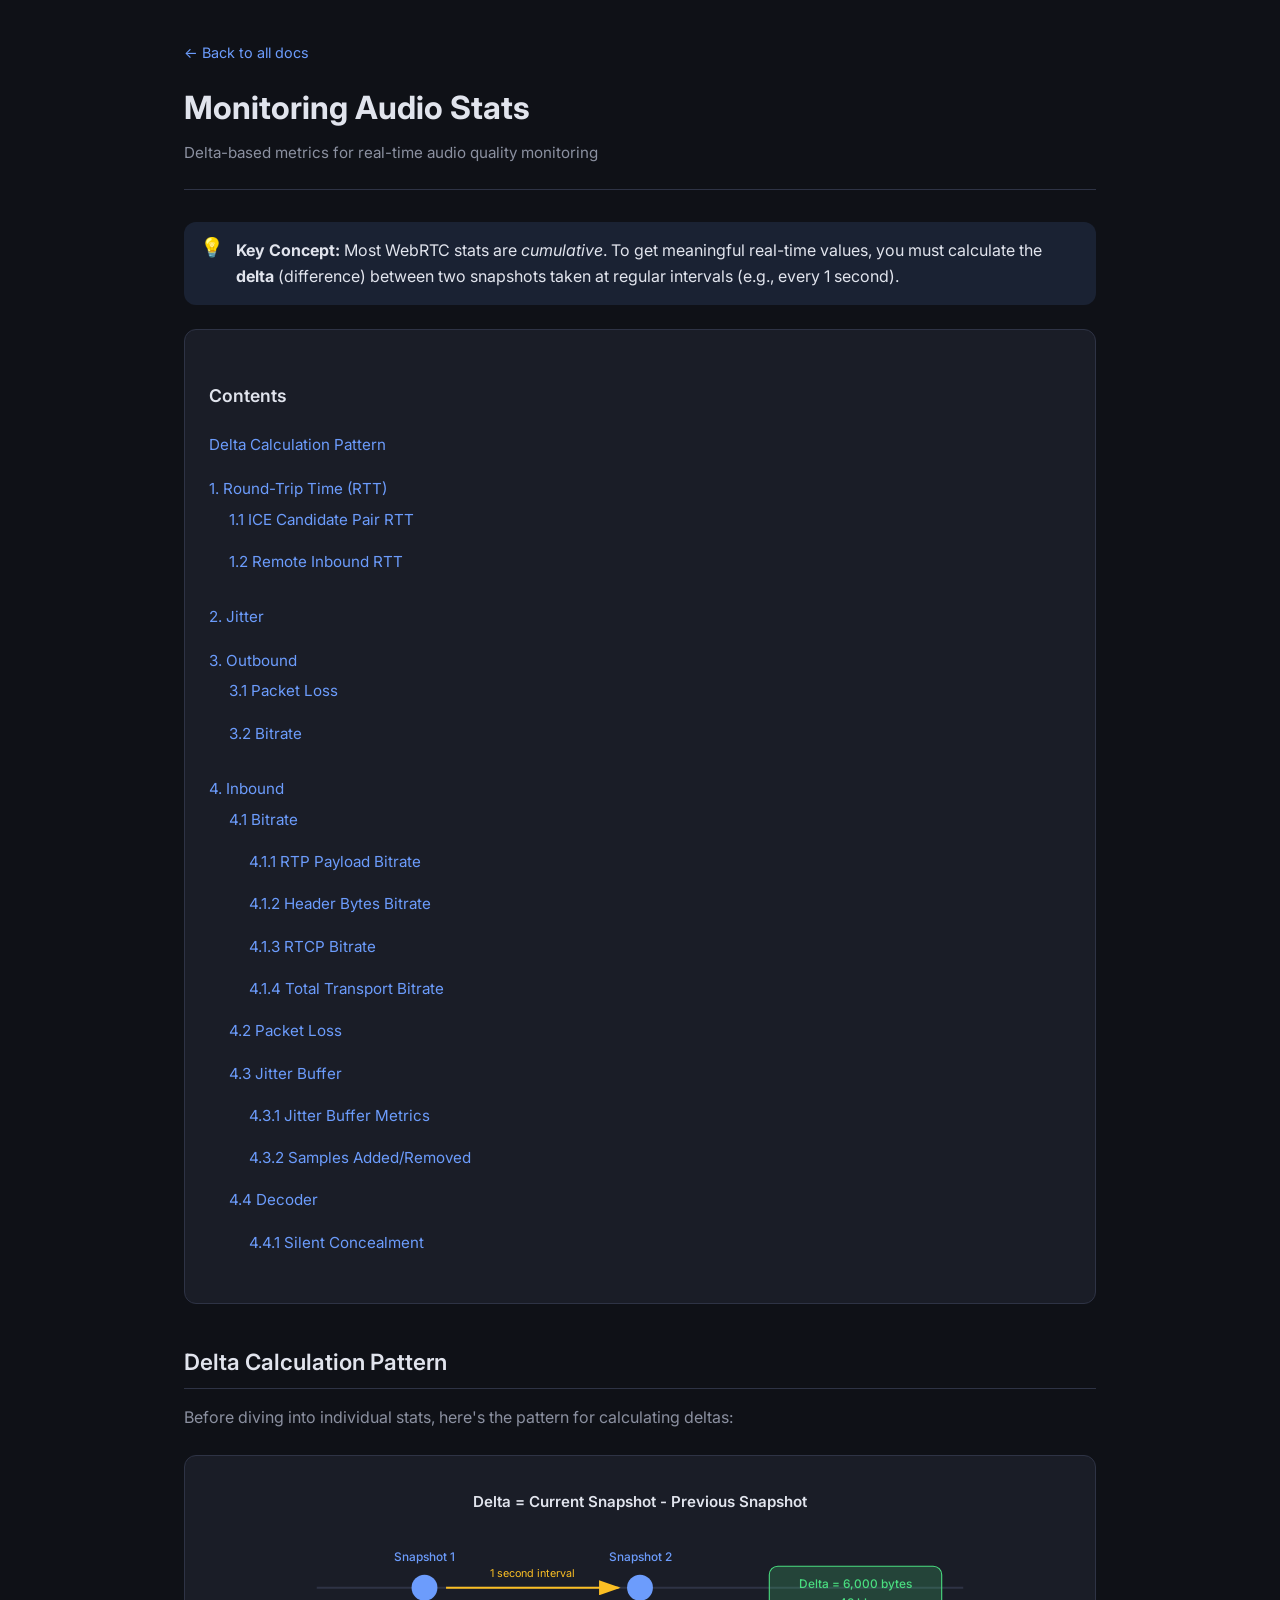
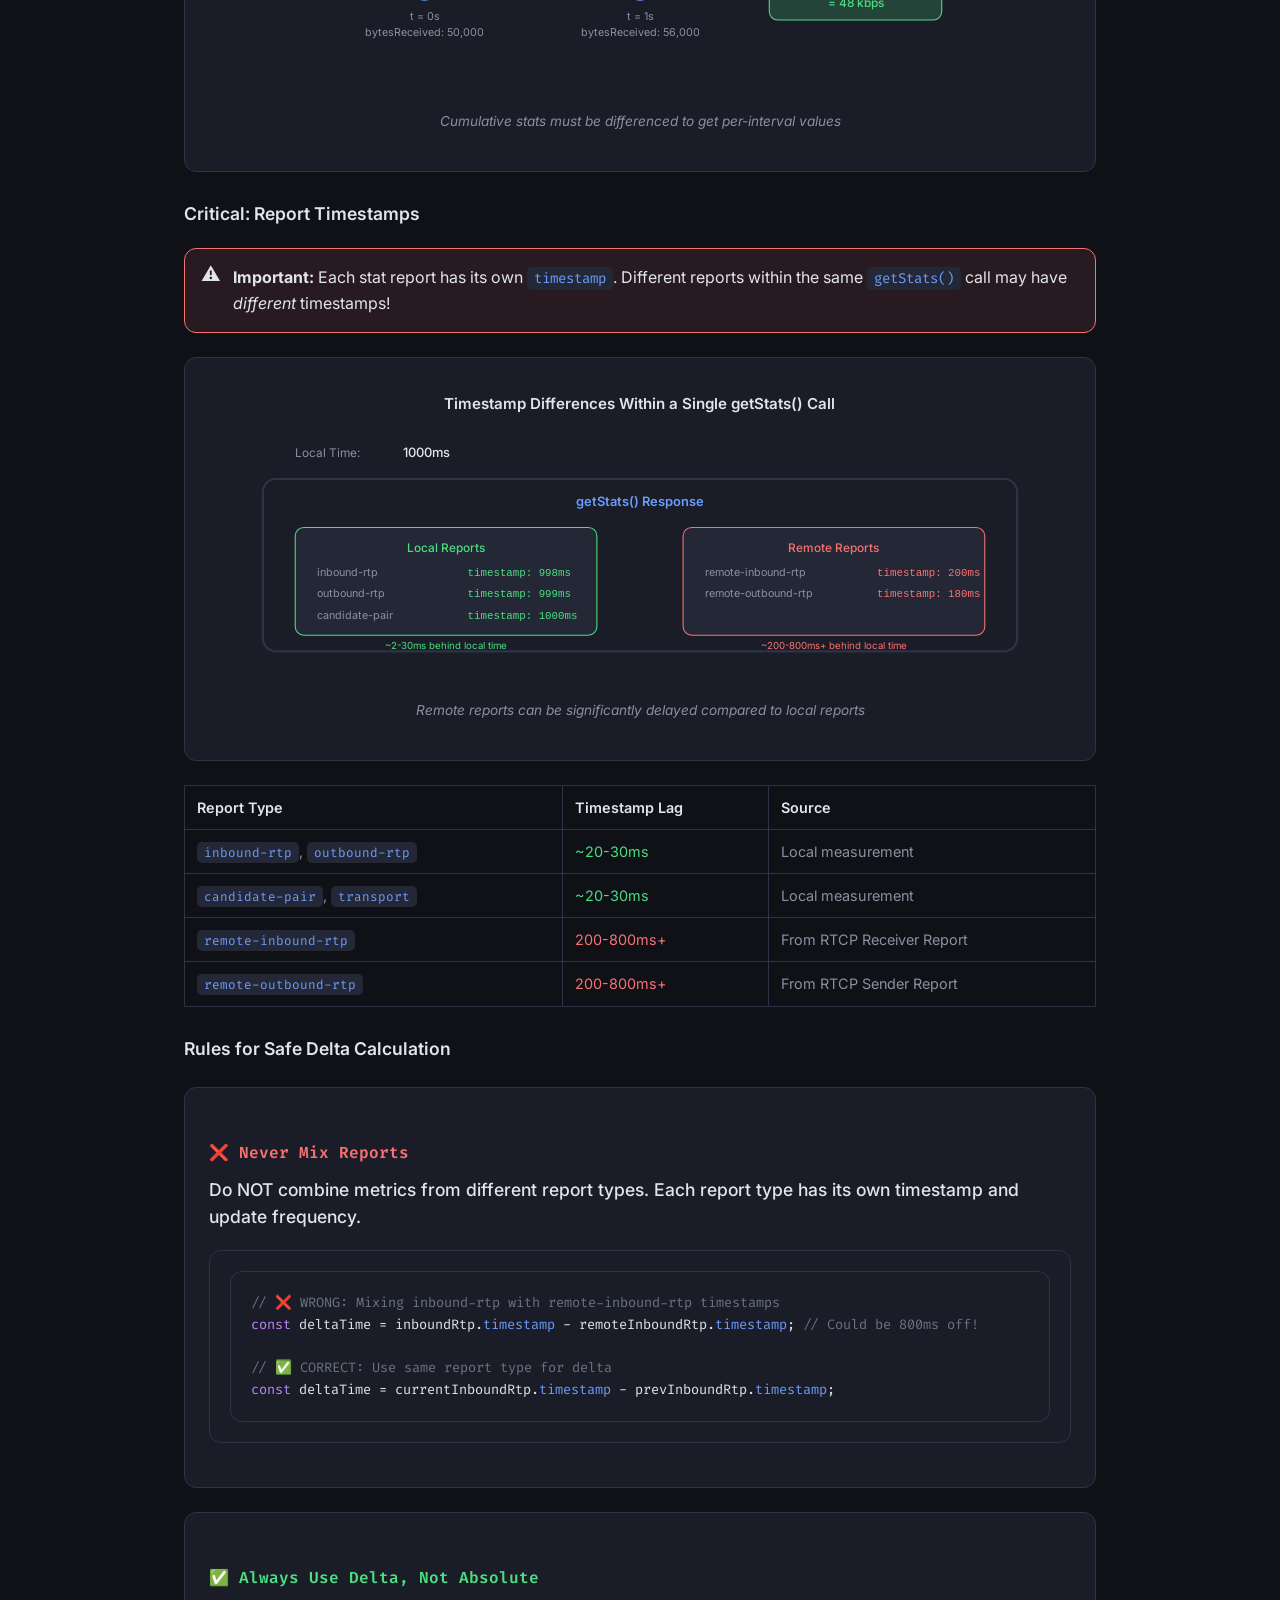
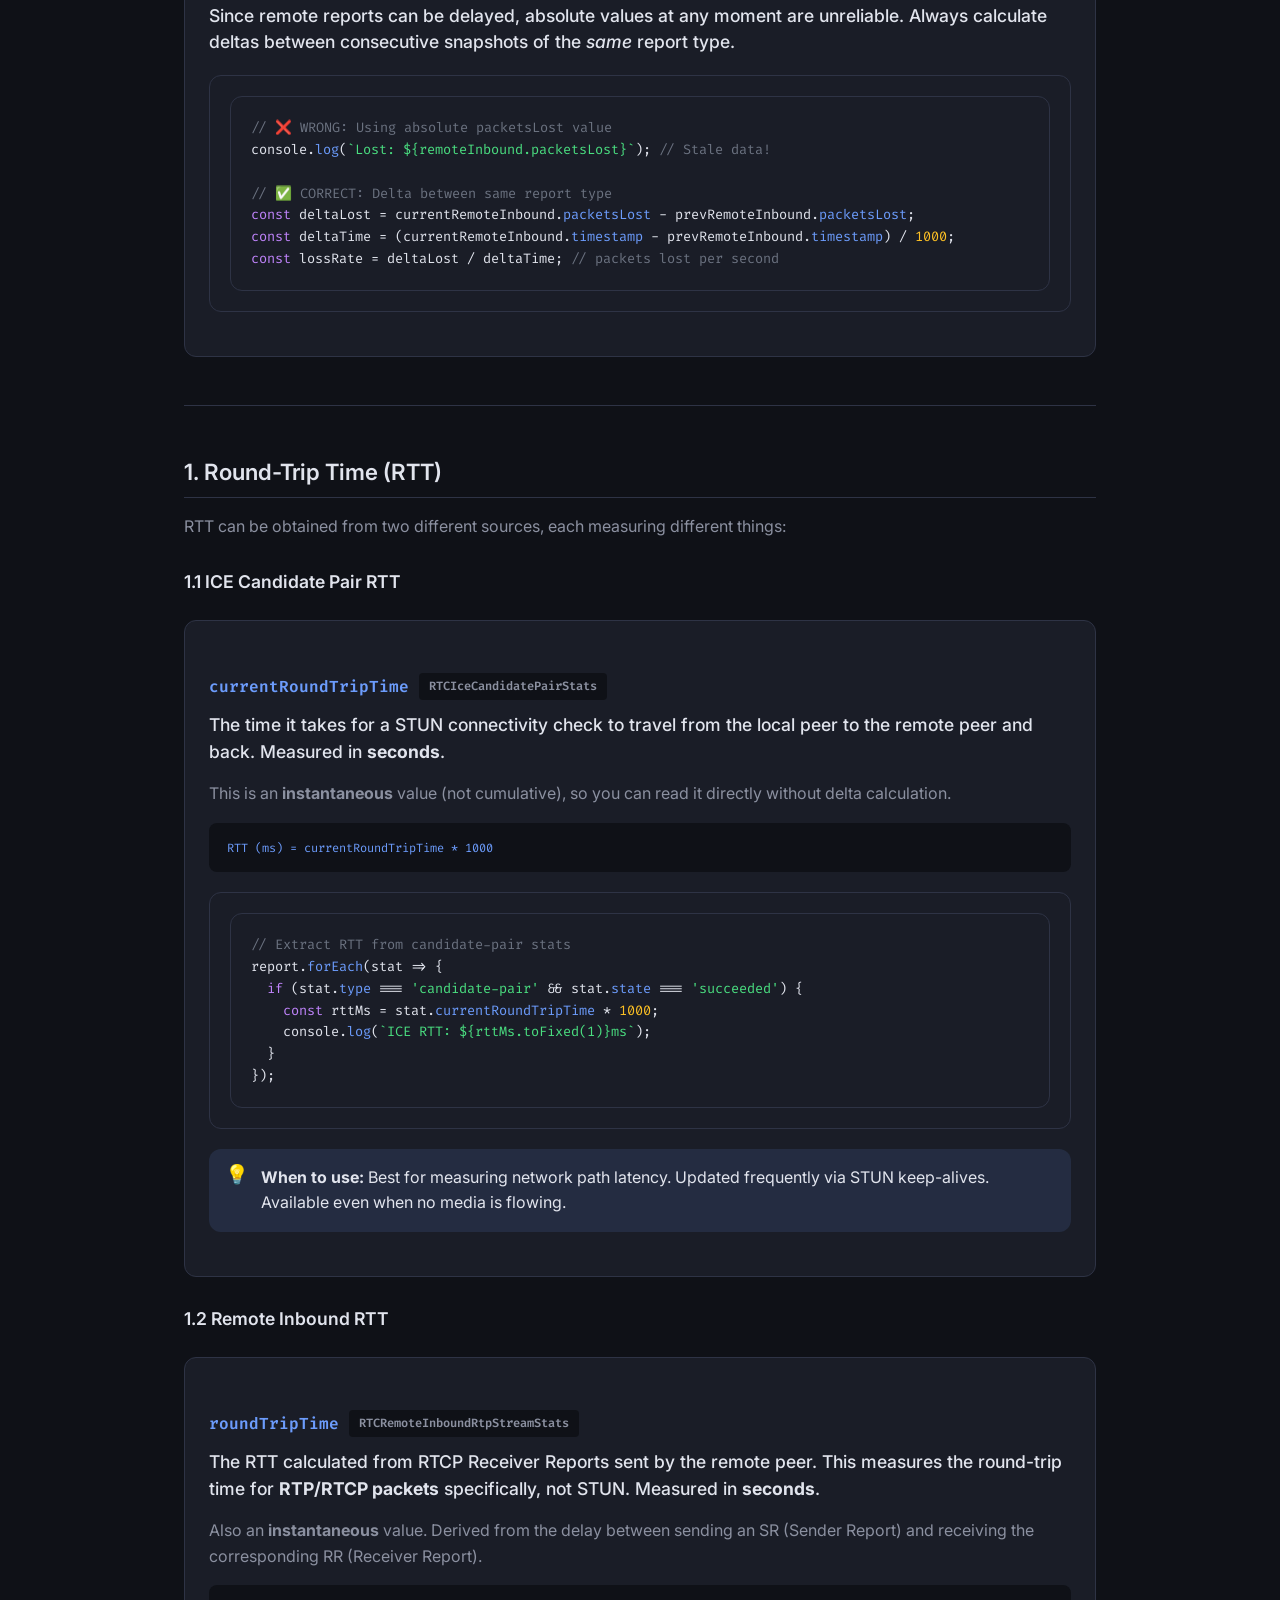
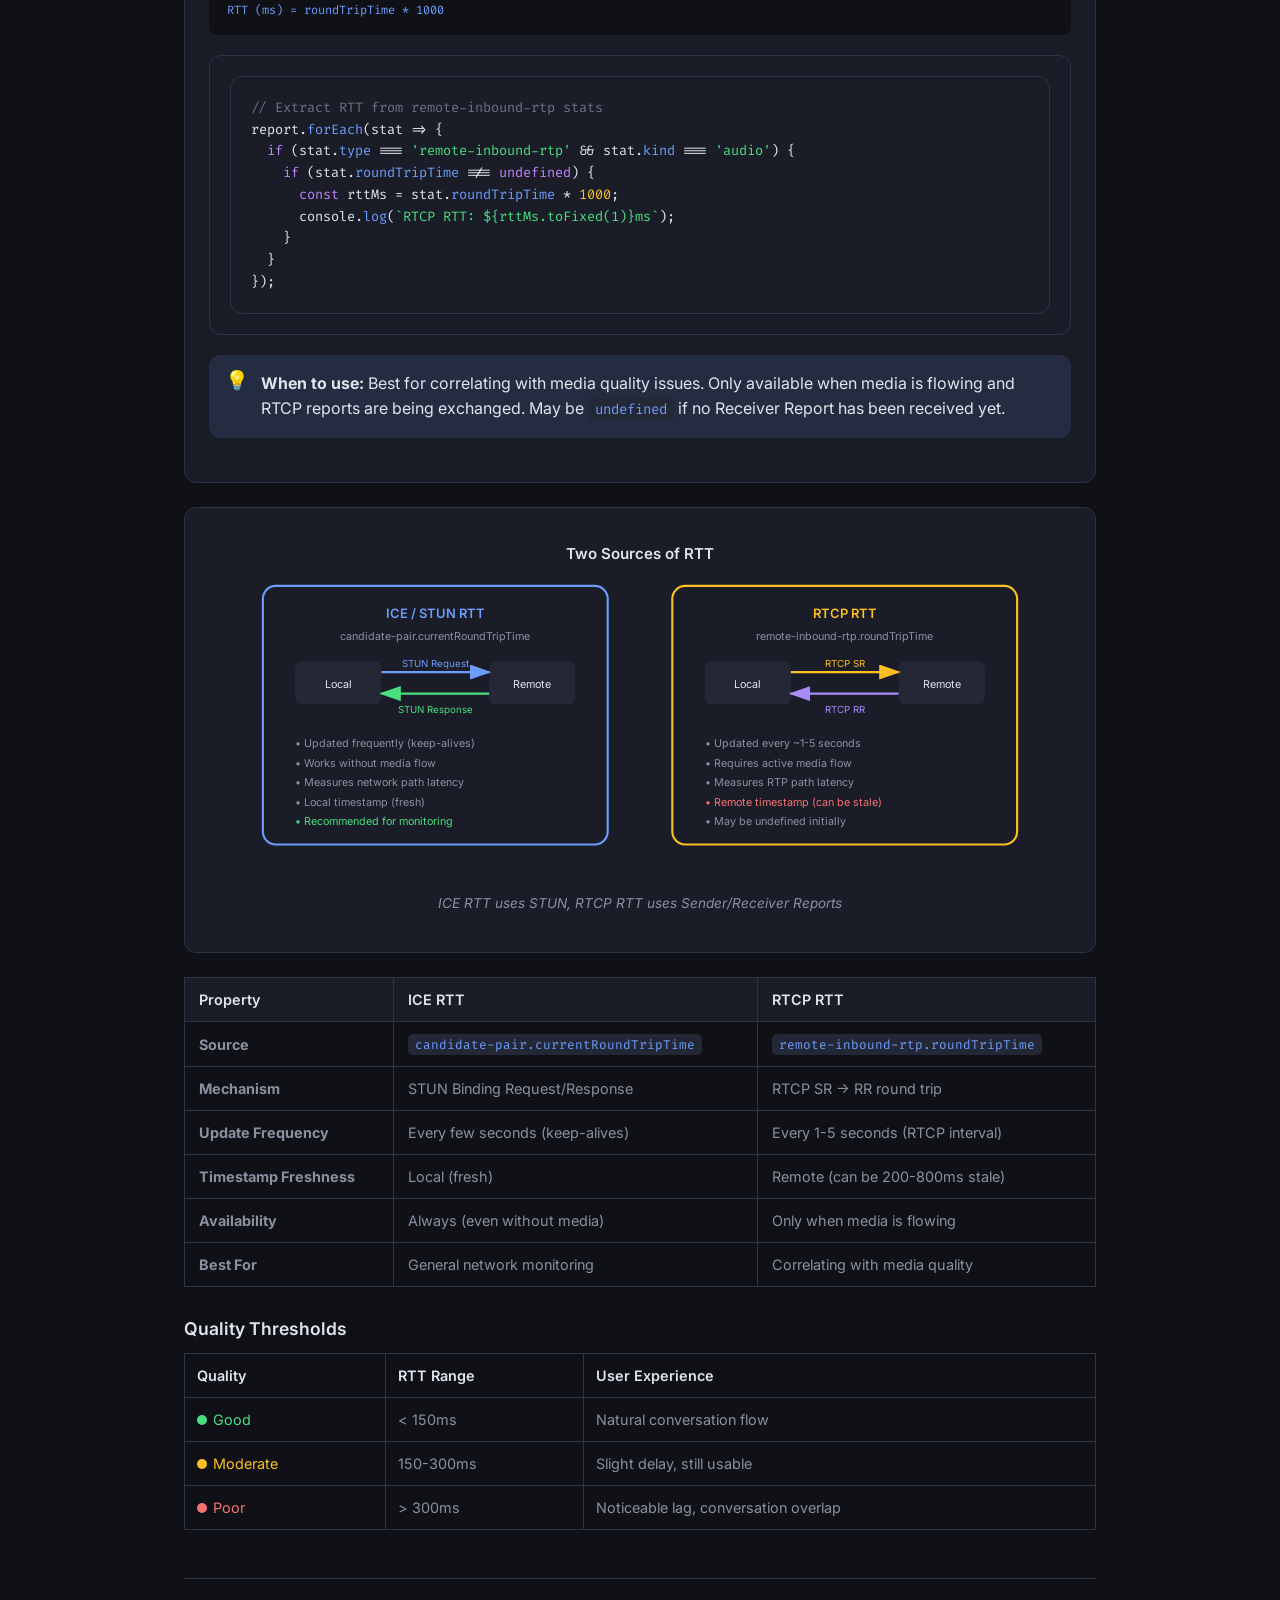
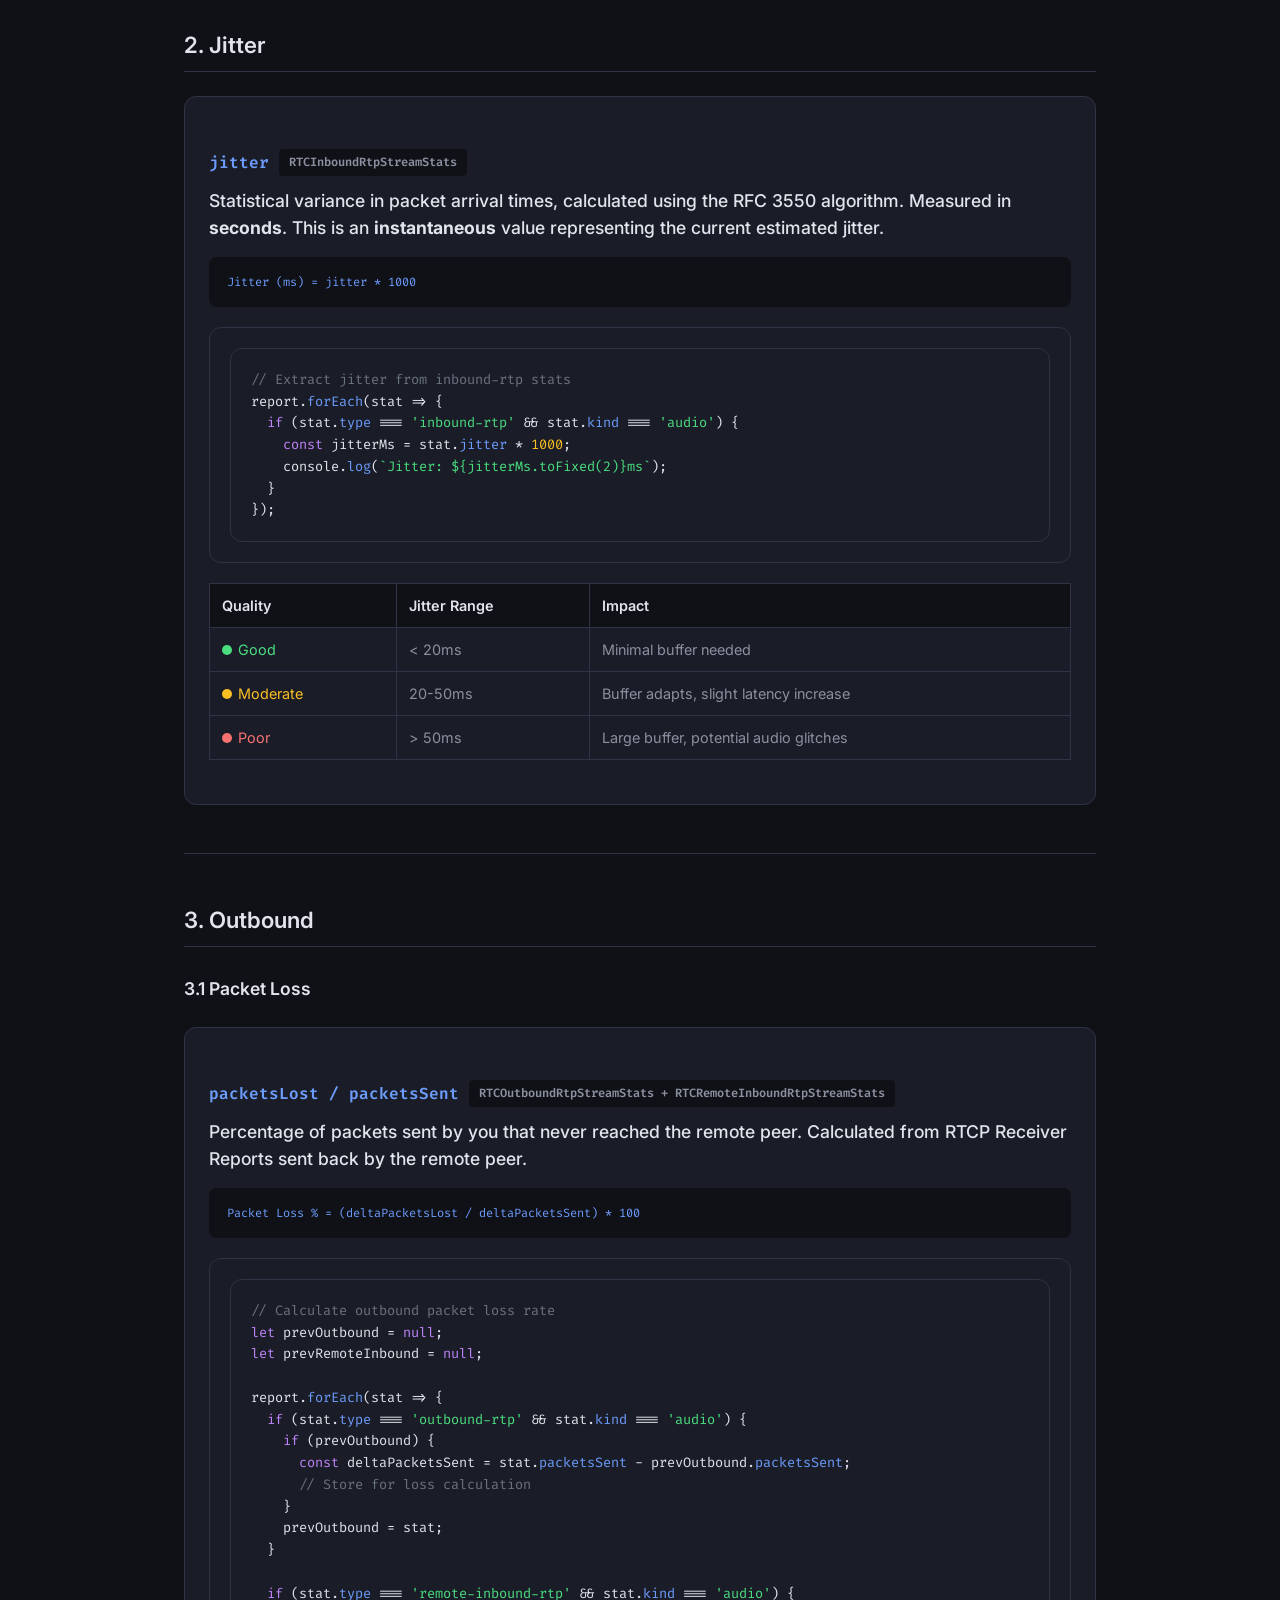
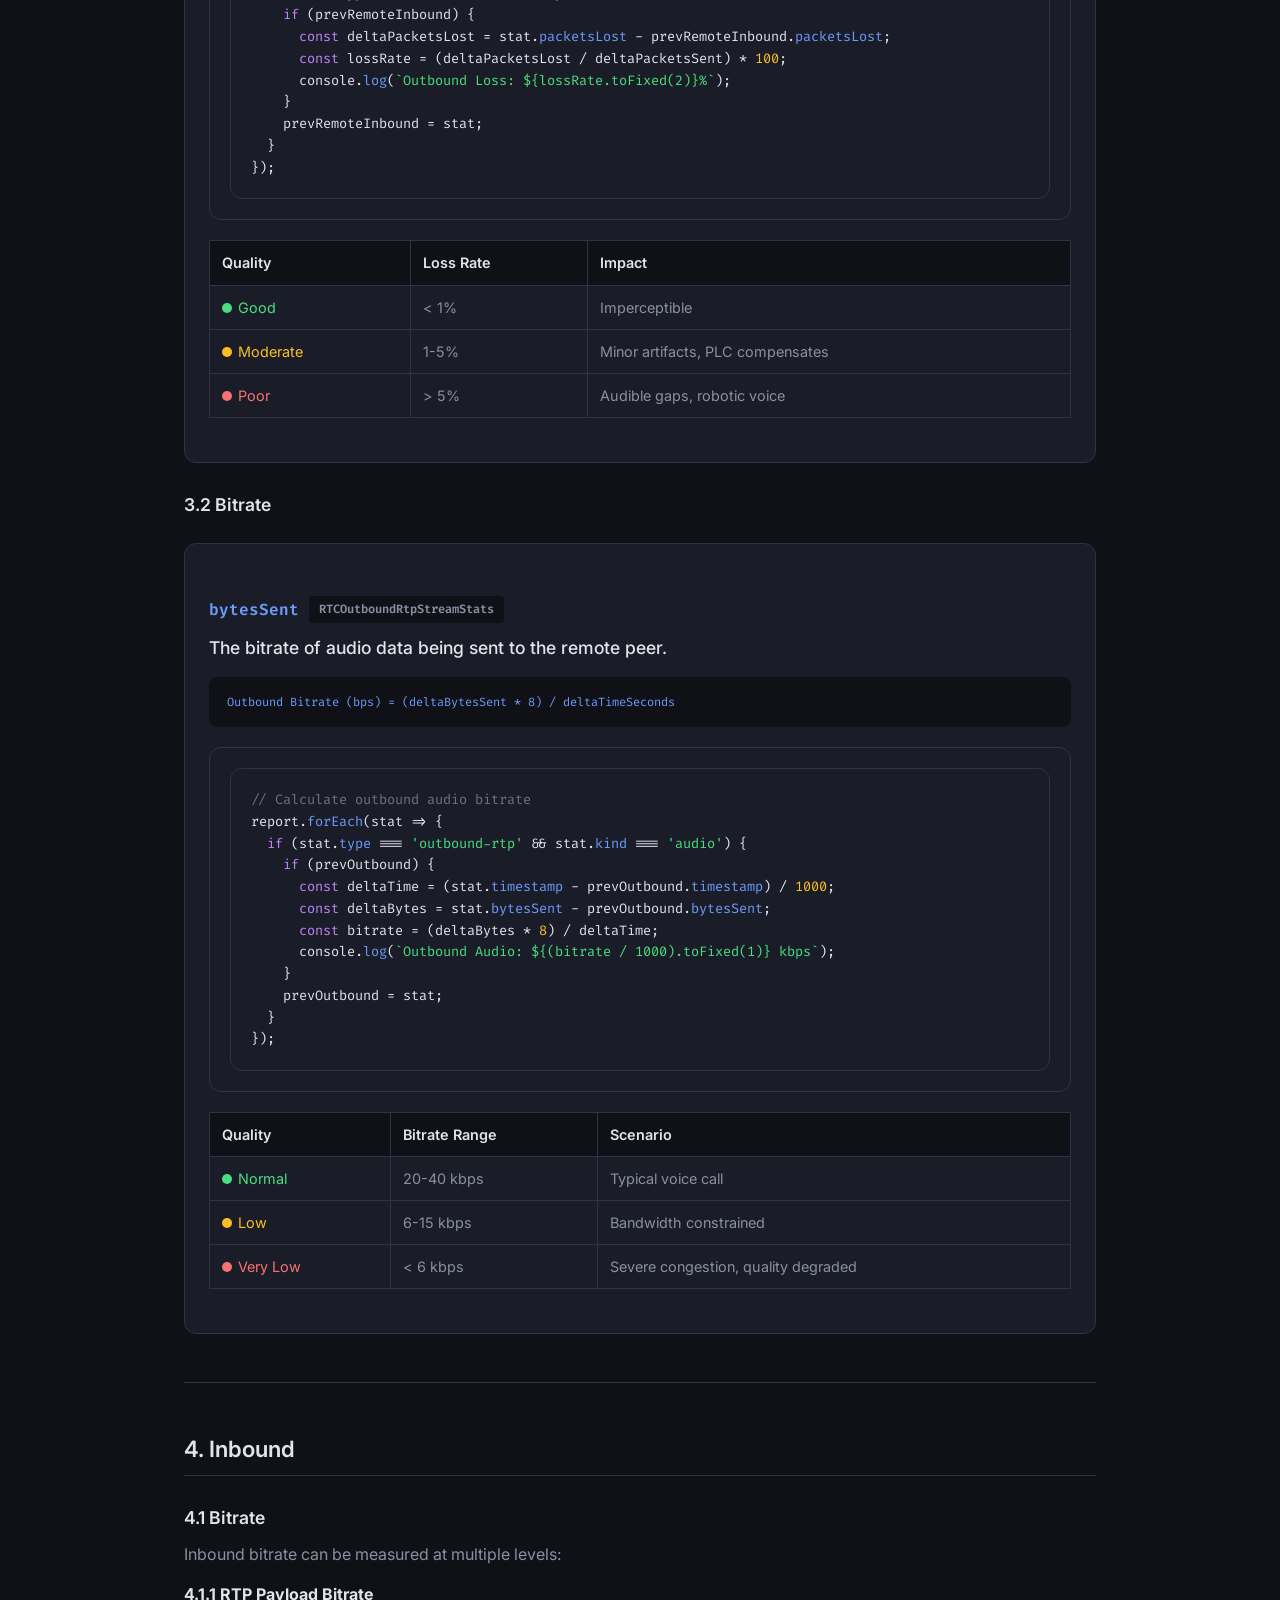
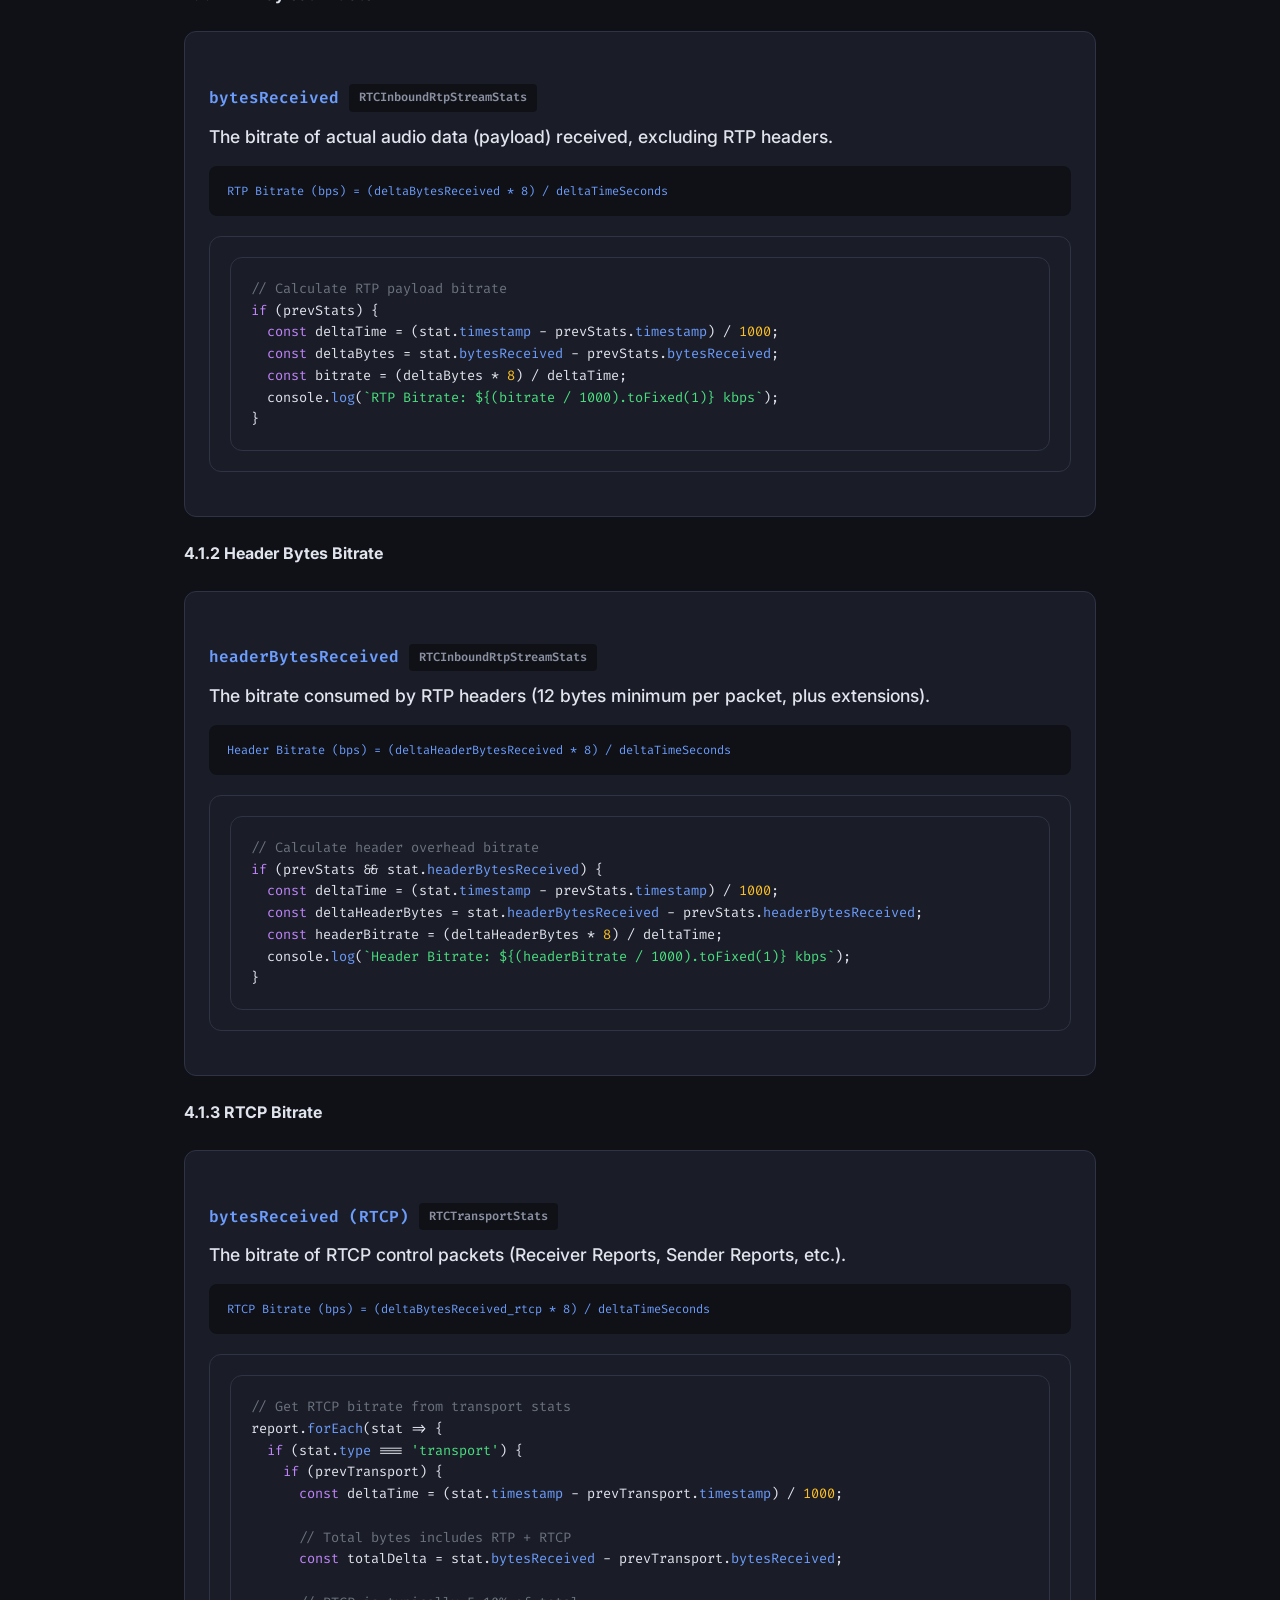
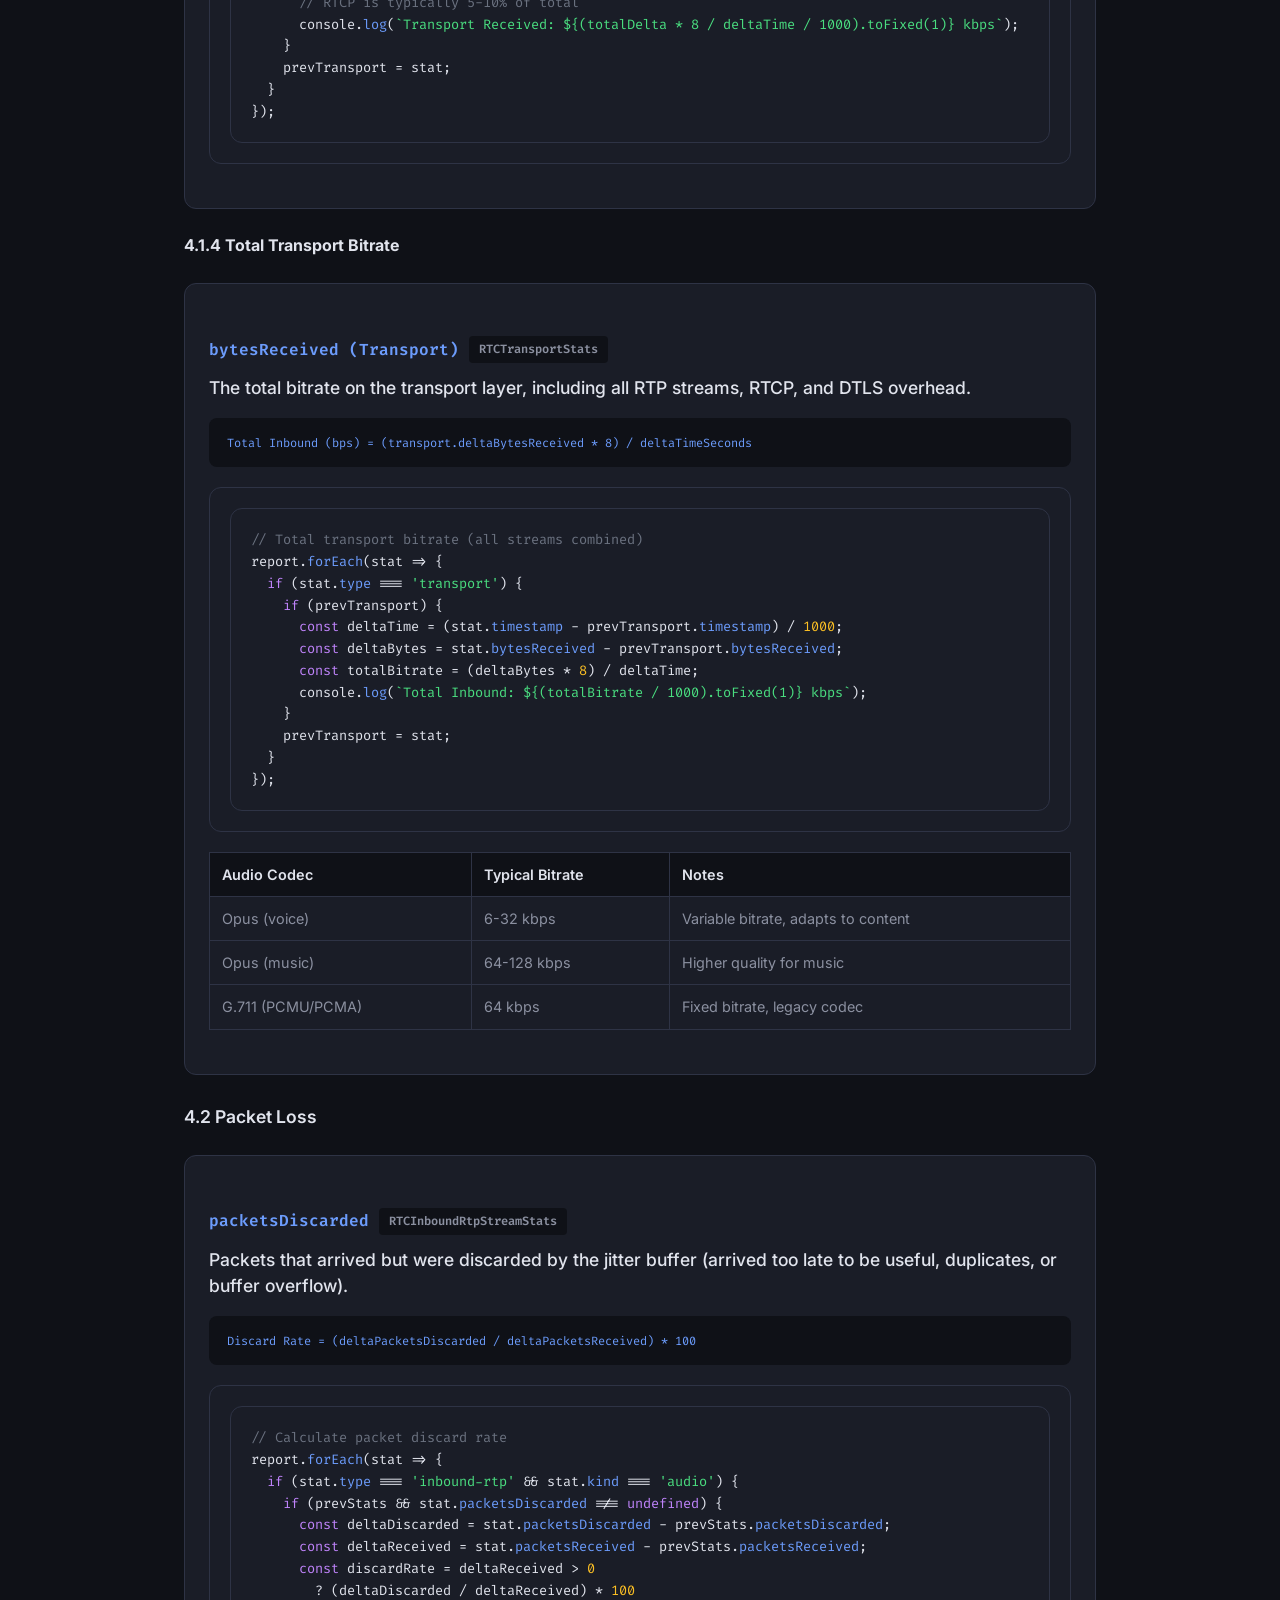
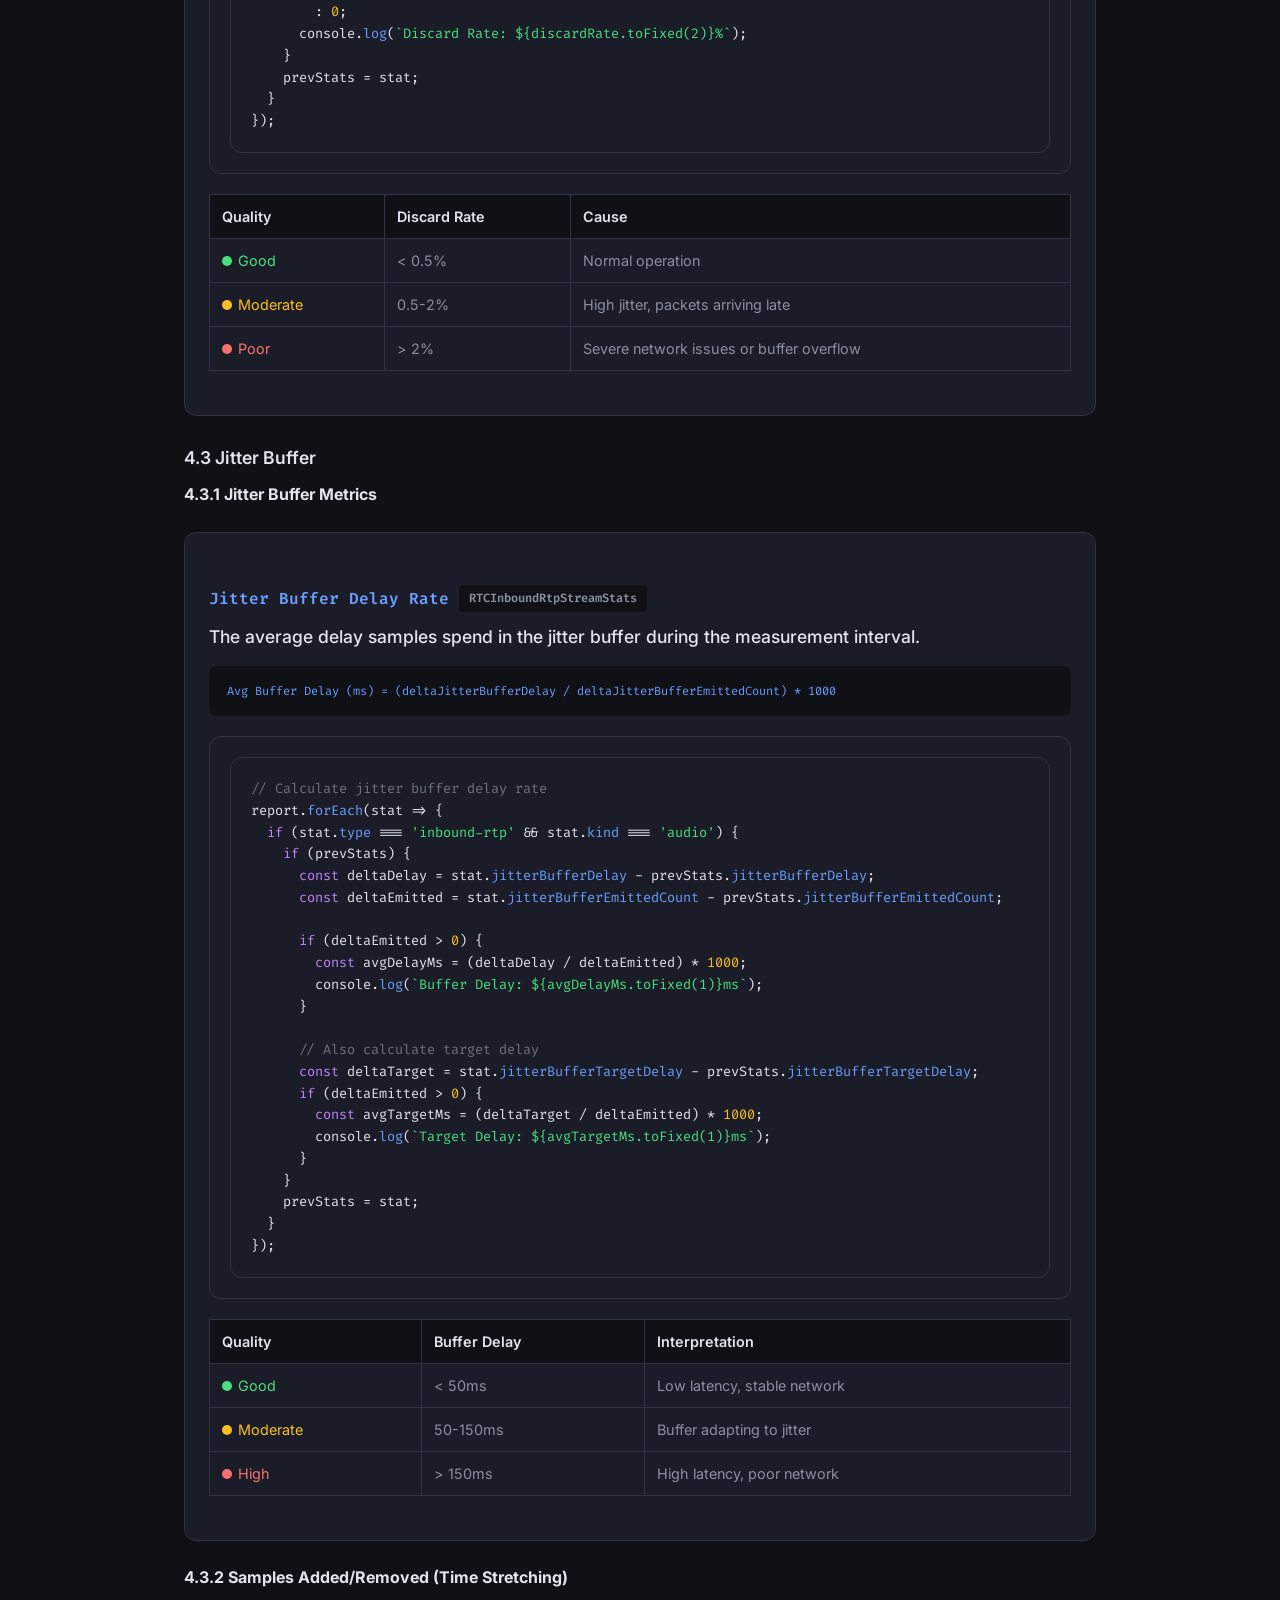
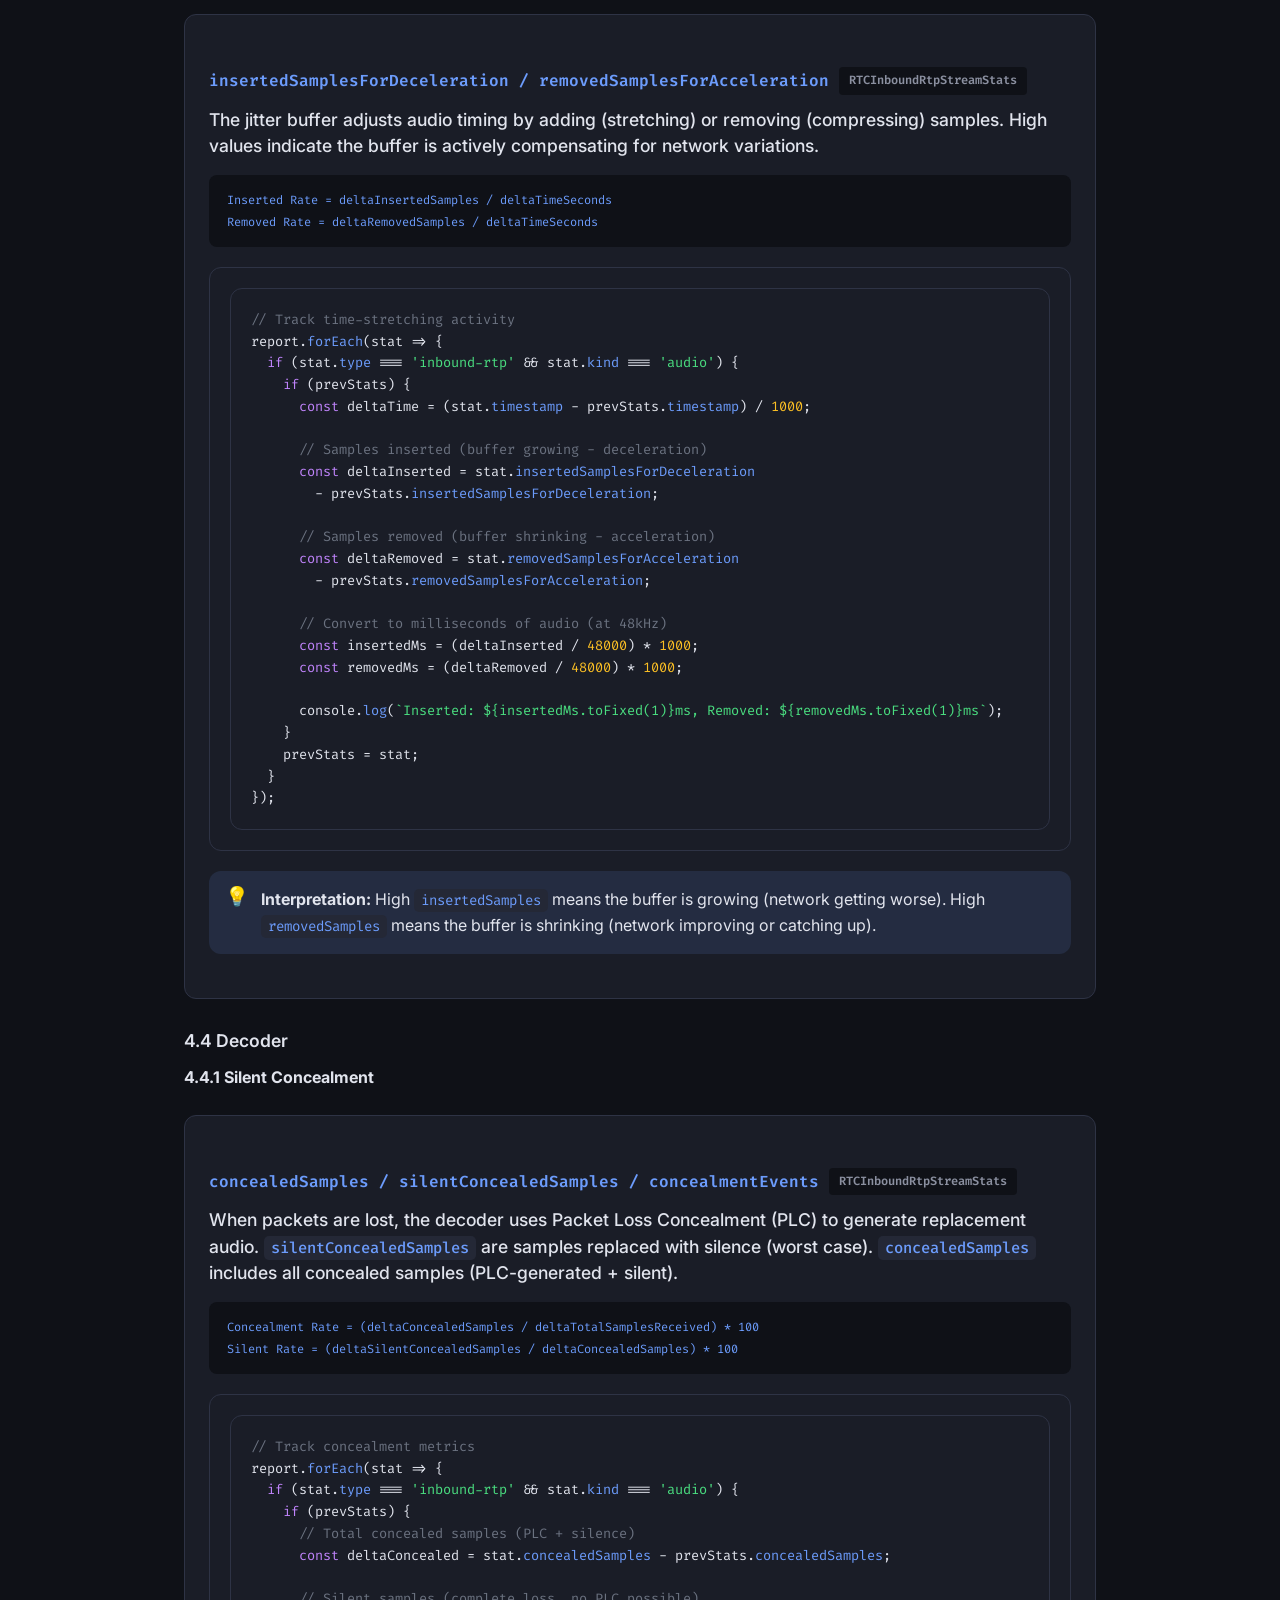
<file: docs/monitoring-audio-stats.html>
<!DOCTYPE html>
<html lang="en">
<head>
  <meta charset="UTF-8">
  <meta name="viewport" content="width=device-width, initial-scale=1.0">
  <title>Monitoring Audio Stats &mdash; WebRTC Docs</title>
  <link rel="preconnect" href="https://fonts.googleapis.com">
  <link href="https://fonts.googleapis.com/css2?family=Inter:wght@400;600;700&family=Fira+Code:wght@400;500&display=swap" rel="stylesheet">
  <link rel="stylesheet" href="../css/style.css">
  <style>
    .stat-card {
      background: var(--surface);
      border: 1px solid var(--border);
      border-radius: var(--radius);
      padding: 24px;
      margin: 24px 0;
    }
    .stat-card h3 {
      color: var(--accent);
      font-family: var(--font-mono);
      font-size: 1rem;
      margin-bottom: 12px;
      display: flex;
      align-items: center;
      gap: 10px;
    }
    .stat-card .definition {
      font-size: 1.1rem;
      color: var(--text);
      margin-bottom: 16px;
      font-weight: 500;
      line-height: 1.5;
    }
    .stat-card .formula {
      background: var(--bg);
      padding: 14px 18px;
      border-radius: 8px;
      font-family: var(--font-mono);
      font-size: 0.85rem;
      color: var(--accent);
      margin: 16px 0;
      overflow-x: auto;
    }
    .stat-card .formula code {
      background: none;
      padding: 0;
    }
    .threshold-table {
      width: 100%;
      margin-top: 16px;
      font-size: 0.9rem;
    }
    .threshold-table th {
      text-align: left;
      padding: 10px 12px;
      background: var(--bg);
      font-weight: 600;
    }
    .threshold-table td {
      padding: 10px 12px;
      border-bottom: 1px solid var(--border);
    }
    .threshold-table .good { color: #4ade80; }
    .threshold-table .moderate { color: #fbbf24; }
    .threshold-table .bad { color: #f87171; }
    .indicator {
      display: inline-block;
      width: 10px;
      height: 10px;
      border-radius: 50%;
      margin-right: 6px;
    }
    .indicator.good { background: #4ade80; }
    .indicator.moderate { background: #fbbf24; }
    .indicator.bad { background: #f87171; }
    .code-block {
      background: var(--surface);
      border: 1px solid var(--border);
      border-radius: var(--radius);
      padding: 20px;
      margin: 20px 0;
      overflow-x: auto;
    }
    .code-block pre {
      margin: 0;
      font-family: var(--font-mono);
      font-size: 0.85rem;
      line-height: 1.6;
    }
    .code-block .comment { color: #6b7280; }
    .code-block .keyword { color: #c084fc; }
    .code-block .string { color: #4ade80; }
    .code-block .number { color: #fbbf24; }
    .code-block .property { color: #6c9cfc; }
    .key-point {
      display: flex;
      align-items: flex-start;
      gap: 12px;
      padding: 16px;
      background: var(--accent-dim);
      border-radius: var(--radius);
      margin: 20px 0;
    }
    .key-point-icon {
      font-size: 1.2rem;
      line-height: 1;
    }
    .key-point p {
      margin: 0;
      color: var(--text);
    }
    .diagram {
      background: var(--surface);
      border: 1px solid var(--border);
      border-radius: var(--radius);
      padding: 24px;
      margin: 24px 0;
      overflow-x: auto;
    }
    .diagram svg {
      display: block;
      margin: 0 auto;
      max-width: 100%;
      height: auto;
    }
    .diagram-caption {
      text-align: center;
      font-size: 0.85rem;
      color: var(--text-muted);
      margin-top: 16px;
      font-style: italic;
    }
    .stat-source {
      display: inline-block;
      background: var(--bg);
      padding: 4px 10px;
      border-radius: 4px;
      font-size: 0.75rem;
      color: var(--text-muted);
      font-family: var(--font-mono);
    }
    .section-divider {
      border: none;
      border-top: 1px solid var(--border);
      margin: 48px 0;
    }
    .toc {
      background: var(--surface);
      border: 1px solid var(--border);
      border-radius: var(--radius);
      padding: 24px;
      margin: 24px 0;
    }
    .toc h3 {
      margin-bottom: 16px;
      color: var(--text);
    }
    .toc ul {
      list-style: none;
      padding: 0;
      margin: 0;
    }
    .toc li {
      padding: 6px 0;
    }
    .toc a {
      color: var(--accent);
      text-decoration: none;
      font-size: 0.95rem;
    }
    .toc a:hover {
      text-decoration: underline;
    }
    .toc .sub-item {
      padding-left: 20px;
      font-size: 0.9rem;
    }
  </style>
</head>
<body>

  <div class="container">
    <header class="doc-header">
      <a href="../index.html">&larr; Back to all docs</a>
      <h1>Monitoring Audio Stats</h1>
      <p class="subtitle">Delta-based metrics for real-time audio quality monitoring</p>
    </header>

    <article class="doc-content">

      <!-- ============================================ -->
      <!-- SECTION: Introduction -->
      <!-- ============================================ -->
      <div class="key-point">
        <span class="key-point-icon">&#128161;</span>
        <p><strong>Key Concept:</strong> Most WebRTC stats are <em>cumulative</em>. To get meaningful real-time values, you must calculate the <strong>delta</strong> (difference) between two snapshots taken at regular intervals (e.g., every 1 second).</p>
      </div>

      <!-- Table of Contents -->
      <div class="toc">
        <h3>Contents</h3>
        <ul>
          <li><a href="#delta-calculation">Delta Calculation Pattern</a></li>
          <li><a href="#rtt">1. Round-Trip Time (RTT)</a>
            <ul>
              <li class="sub-item"><a href="#rtt-candidate-pair">1.1 ICE Candidate Pair RTT</a></li>
              <li class="sub-item"><a href="#rtt-remote-inbound">1.2 Remote Inbound RTT</a></li>
            </ul>
          </li>
          <li><a href="#jitter">2. Jitter</a></li>
          <li><a href="#outbound">3. Outbound</a>
            <ul>
              <li class="sub-item"><a href="#outbound-packet-loss">3.1 Packet Loss</a></li>
              <li class="sub-item"><a href="#outbound-bitrate">3.2 Bitrate</a></li>
            </ul>
          </li>
          <li><a href="#inbound">4. Inbound</a>
            <ul>
              <li class="sub-item"><a href="#inbound-bitrate">4.1 Bitrate</a></li>
              <li class="sub-item" style="padding-left: 40px;"><a href="#inbound-rtp">4.1.1 RTP Payload Bitrate</a></li>
              <li class="sub-item" style="padding-left: 40px;"><a href="#inbound-header">4.1.2 Header Bytes Bitrate</a></li>
              <li class="sub-item" style="padding-left: 40px;"><a href="#inbound-rtcp">4.1.3 RTCP Bitrate</a></li>
              <li class="sub-item" style="padding-left: 40px;"><a href="#total-transport">4.1.4 Total Transport Bitrate</a></li>
              <li class="sub-item"><a href="#inbound-packet-loss">4.2 Packet Loss</a></li>
              <li class="sub-item"><a href="#jitter-buffer">4.3 Jitter Buffer</a></li>
              <li class="sub-item" style="padding-left: 40px;"><a href="#jitter-buffer-metrics">4.3.1 Jitter Buffer Metrics</a></li>
              <li class="sub-item" style="padding-left: 40px;"><a href="#samples-added-removed">4.3.2 Samples Added/Removed</a></li>
              <li class="sub-item"><a href="#decoder">4.4 Decoder</a></li>
              <li class="sub-item" style="padding-left: 40px;"><a href="#silent-concealment">4.4.1 Silent Concealment</a></li>
            </ul>
          </li>
        </ul>
      </div>

      <!-- ============================================ -->
      <!-- SECTION: Delta Calculation Pattern -->
      <!-- ============================================ -->
      <h2 id="delta-calculation">Delta Calculation Pattern</h2>

      <p>Before diving into individual stats, here's the pattern for calculating deltas:</p>

      <div class="diagram">
        <svg viewBox="0 0 800 200" xmlns="http://www.w3.org/2000/svg">
          <text x="400" y="25" text-anchor="middle" fill="#e1e4ed" font-size="14" font-weight="600">Delta = Current Snapshot - Previous Snapshot</text>
          
          <!-- Timeline -->
          <line x1="100" y1="100" x2="700" y2="100" stroke="#2e3345" stroke-width="2"/>
          
          <!-- Snapshot 1 -->
          <circle cx="200" cy="100" r="12" fill="#6c9cfc"/>
          <text x="200" y="75" text-anchor="middle" fill="#6c9cfc" font-size="11" font-weight="500">Snapshot 1</text>
          <text x="200" y="130" text-anchor="middle" fill="#8b90a0" font-size="10">t = 0s</text>
          <text x="200" y="145" text-anchor="middle" fill="#8b90a0" font-size="10">bytesReceived: 50,000</text>
          
          <!-- Snapshot 2 -->
          <circle cx="400" cy="100" r="12" fill="#6c9cfc"/>
          <text x="400" y="75" text-anchor="middle" fill="#6c9cfc" font-size="11" font-weight="500">Snapshot 2</text>
          <text x="400" y="130" text-anchor="middle" fill="#8b90a0" font-size="10">t = 1s</text>
          <text x="400" y="145" text-anchor="middle" fill="#8b90a0" font-size="10">bytesReceived: 56,000</text>
          
          <!-- Delta calculation -->
          <rect x="520" y="80" width="160" height="50" rx="8" fill="#4ade80" fill-opacity="0.2" stroke="#4ade80"/>
          <text x="600" y="100" text-anchor="middle" fill="#4ade80" font-size="11" font-weight="500">Delta = 6,000 bytes</text>
          <text x="600" y="118" text-anchor="middle" fill="#4ade80" font-size="11" font-weight="500">= 48 kbps</text>
          
          <!-- Arrow -->
          <path d="M220 100 L380 100" stroke="#fbbf24" stroke-width="2" marker-end="url(#arrow)"/>
          <text x="300" y="90" text-anchor="middle" fill="#fbbf24" font-size="10">1 second interval</text>
          
          <defs>
            <marker id="arrow" markerWidth="10" markerHeight="7" refX="9" refY="3.5" orient="auto">
              <polygon points="0 0, 10 3.5, 0 7" fill="#fbbf24"/>
            </marker>
          </defs>
        </svg>
        <p class="diagram-caption">Cumulative stats must be differenced to get per-interval values</p>
      </div>

      <!-- Critical: Timestamp Behavior -->
      <h3>Critical: Report Timestamps</h3>

      <div class="key-point" style="background: rgba(248, 113, 113, 0.1); border: 1px solid #f87171;">
        <span class="key-point-icon">&#9888;</span>
        <p><strong>Important:</strong> Each stat report has its own <code>timestamp</code>. Different reports within the same <code>getStats()</code> call may have <em>different</em> timestamps!</p>
      </div>

      <div class="diagram">
        <svg viewBox="0 0 800 280" xmlns="http://www.w3.org/2000/svg">
          <text x="400" y="25" text-anchor="middle" fill="#e1e4ed" font-size="14" font-weight="600">Timestamp Differences Within a Single getStats() Call</text>
          
          <!-- Local time reference -->
          <text x="80" y="70" fill="#8b90a0" font-size="11">Local Time:</text>
          <text x="180" y="70" fill="#e1e4ed" font-size="12" font-weight="500">1000ms</text>
          
          <!-- getStats box -->
          <rect x="50" y="90" width="700" height="160" rx="12" fill="#1a1d27" stroke="#2e3345" stroke-width="2"/>
          <text x="400" y="115" text-anchor="middle" fill="#6c9cfc" font-size="12" font-weight="600">getStats() Response</text>
          
          <!-- Local reports -->
          <rect x="80" y="135" width="280" height="100" rx="8" fill="#242836" stroke="#4ade80" stroke-width="1"/>
          <text x="220" y="158" text-anchor="middle" fill="#4ade80" font-size="11" font-weight="500">Local Reports</text>
          
          <text x="100" y="180" fill="#8b90a0" font-size="10">inbound-rtp</text>
          <text x="240" y="180" fill="#4ade80" font-size="10" font-family="monospace">timestamp: 998ms</text>
          
          <text x="100" y="200" fill="#8b90a0" font-size="10">outbound-rtp</text>
          <text x="240" y="200" fill="#4ade80" font-size="10" font-family="monospace">timestamp: 999ms</text>
          
          <text x="100" y="220" fill="#8b90a0" font-size="10">candidate-pair</text>
          <text x="240" y="220" fill="#4ade80" font-size="10" font-family="monospace">timestamp: 1000ms</text>
          
          <!-- Remote reports -->
          <rect x="440" y="135" width="280" height="100" rx="8" fill="#242836" stroke="#f87171" stroke-width="1"/>
          <text x="580" y="158" text-anchor="middle" fill="#f87171" font-size="11" font-weight="500">Remote Reports</text>
          
          <text x="460" y="180" fill="#8b90a0" font-size="10">remote-inbound-rtp</text>
          <text x="620" y="180" fill="#f87171" font-size="10" font-family="monospace">timestamp: 200ms</text>
          
          <text x="460" y="200" fill="#8b90a0" font-size="10">remote-outbound-rtp</text>
          <text x="620" y="200" fill="#f87171" font-size="10" font-family="monospace">timestamp: 180ms</text>
          
          <!-- Lag indicators -->
          <text x="220" y="248" text-anchor="middle" fill="#4ade80" font-size="9">~2-30ms behind local time</text>
          <text x="580" y="248" text-anchor="middle" fill="#f87171" font-size="9">~200-800ms+ behind local time</text>
        </svg>
        <p class="diagram-caption">Remote reports can be significantly delayed compared to local reports</p>
      </div>

      <table class="threshold-table">
        <thead>
          <tr>
            <th>Report Type</th>
            <th>Timestamp Lag</th>
            <th>Source</th>
          </tr>
        </thead>
        <tbody>
          <tr>
            <td><code>inbound-rtp</code>, <code>outbound-rtp</code></td>
            <td class="good">~20-30ms</td>
            <td>Local measurement</td>
          </tr>
          <tr>
            <td><code>candidate-pair</code>, <code>transport</code></td>
            <td class="good">~20-30ms</td>
            <td>Local measurement</td>
          </tr>
          <tr>
            <td><code>remote-inbound-rtp</code></td>
            <td class="bad">200-800ms+</td>
            <td>From RTCP Receiver Report</td>
          </tr>
          <tr>
            <td><code>remote-outbound-rtp</code></td>
            <td class="bad">200-800ms+</td>
            <td>From RTCP Sender Report</td>
          </tr>
        </tbody>
      </table>

      <h3>Rules for Safe Delta Calculation</h3>

      <div class="stat-card">
        <h3 style="color: #f87171;">
          <span>&#10060;</span>
          <span>Never Mix Reports</span>
        </h3>
        <p class="definition">
          Do NOT combine metrics from different report types. Each report type has its own timestamp and update frequency.
        </p>
        <div class="code-block">
          <pre><span class="comment">// ❌ WRONG: Mixing inbound-rtp with remote-inbound-rtp timestamps</span>
<span class="keyword">const</span> deltaTime = inboundRtp.<span class="property">timestamp</span> - remoteInboundRtp.<span class="property">timestamp</span>; <span class="comment">// Could be 800ms off!</span>

<span class="comment">// ✅ CORRECT: Use same report type for delta</span>
<span class="keyword">const</span> deltaTime = currentInboundRtp.<span class="property">timestamp</span> - prevInboundRtp.<span class="property">timestamp</span>;</pre>
        </div>
      </div>

      <div class="stat-card">
        <h3 style="color: #4ade80;">
          <span>&#9989;</span>
          <span>Always Use Delta, Not Absolute</span>
        </h3>
        <p class="definition">
          Since remote reports can be delayed, absolute values at any moment are unreliable. Always calculate deltas between consecutive snapshots of the <em>same</em> report type.
        </p>
        <div class="code-block">
          <pre><span class="comment">// ❌ WRONG: Using absolute packetsLost value</span>
console.<span class="property">log</span>(<span class="string">`Lost: ${remoteInbound.packetsLost}`</span>); <span class="comment">// Stale data!</span>

<span class="comment">// ✅ CORRECT: Delta between same report type</span>
<span class="keyword">const</span> deltaLost = currentRemoteInbound.<span class="property">packetsLost</span> - prevRemoteInbound.<span class="property">packetsLost</span>;
<span class="keyword">const</span> deltaTime = (currentRemoteInbound.<span class="property">timestamp</span> - prevRemoteInbound.<span class="property">timestamp</span>) / <span class="number">1000</span>;
<span class="keyword">const</span> lossRate = deltaLost / deltaTime; <span class="comment">// packets lost per second</span></pre>
        </div>
      </div>

      <hr class="section-divider">

      <!-- ============================================ -->
      <!-- SECTION: RTT -->
      <!-- ============================================ -->
      <h2 id="rtt">1. Round-Trip Time (RTT)</h2>

      <p>RTT can be obtained from two different sources, each measuring different things:</p>

      <!-- RTT Source 1: ICE Candidate Pair -->
      <h3 id="rtt-candidate-pair">1.1 ICE Candidate Pair RTT</h3>
      <div class="stat-card">
        <h3>
          <span>currentRoundTripTime</span>
          <span class="stat-source">RTCIceCandidatePairStats</span>
        </h3>
        <p class="definition">
          The time it takes for a STUN connectivity check to travel from the local peer to the remote peer and back. Measured in <strong>seconds</strong>.
        </p>
        
        <p>This is an <strong>instantaneous</strong> value (not cumulative), so you can read it directly without delta calculation.</p>

        <div class="formula">
          <code>RTT (ms) = currentRoundTripTime * 1000</code>
        </div>

        <div class="code-block">
          <pre><span class="comment">// Extract RTT from candidate-pair stats</span>
report.<span class="property">forEach</span>(stat => {
  <span class="keyword">if</span> (stat.<span class="property">type</span> === <span class="string">'candidate-pair'</span> && stat.<span class="property">state</span> === <span class="string">'succeeded'</span>) {
    <span class="keyword">const</span> rttMs = stat.<span class="property">currentRoundTripTime</span> * <span class="number">1000</span>;
    console.<span class="property">log</span>(<span class="string">`ICE RTT: ${rttMs.toFixed(1)}ms`</span>);
  }
});</pre>
        </div>

        <div class="key-point">
          <span class="key-point-icon">&#128161;</span>
          <p><strong>When to use:</strong> Best for measuring network path latency. Updated frequently via STUN keep-alives. Available even when no media is flowing.</p>
        </div>
      </div>

      <!-- RTT Source 2: Remote Inbound RTP -->
      <h3 id="rtt-remote-inbound">1.2 Remote Inbound RTT</h3>
      <div class="stat-card">
        <h3>
          <span>roundTripTime</span>
          <span class="stat-source">RTCRemoteInboundRtpStreamStats</span>
        </h3>
        <p class="definition">
          The RTT calculated from RTCP Receiver Reports sent by the remote peer. This measures the round-trip time for <strong>RTP/RTCP packets</strong> specifically, not STUN. Measured in <strong>seconds</strong>.
        </p>
        
        <p>Also an <strong>instantaneous</strong> value. Derived from the delay between sending an SR (Sender Report) and receiving the corresponding RR (Receiver Report).</p>

        <div class="formula">
          <code>RTT (ms) = roundTripTime * 1000</code>
        </div>

        <div class="code-block">
          <pre><span class="comment">// Extract RTT from remote-inbound-rtp stats</span>
report.<span class="property">forEach</span>(stat => {
  <span class="keyword">if</span> (stat.<span class="property">type</span> === <span class="string">'remote-inbound-rtp'</span> && stat.<span class="property">kind</span> === <span class="string">'audio'</span>) {
    <span class="keyword">if</span> (stat.<span class="property">roundTripTime</span> !== <span class="keyword">undefined</span>) {
      <span class="keyword">const</span> rttMs = stat.<span class="property">roundTripTime</span> * <span class="number">1000</span>;
      console.<span class="property">log</span>(<span class="string">`RTCP RTT: ${rttMs.toFixed(1)}ms`</span>);
    }
  }
});</pre>
        </div>

        <div class="key-point">
          <span class="key-point-icon">&#128161;</span>
          <p><strong>When to use:</strong> Best for correlating with media quality issues. Only available when media is flowing and RTCP reports are being exchanged. May be <code>undefined</code> if no Receiver Report has been received yet.</p>
        </div>
      </div>

      <!-- Comparison Diagram -->
      <div class="diagram">
        <svg viewBox="0 0 800 320" xmlns="http://www.w3.org/2000/svg">
          <text x="400" y="25" text-anchor="middle" fill="#e1e4ed" font-size="14" font-weight="600">Two Sources of RTT</text>
          
          <!-- Left side: ICE RTT -->
          <rect x="50" y="50" width="320" height="240" rx="12" fill="#1a1d27" stroke="#6c9cfc" stroke-width="2"/>
          <text x="210" y="80" text-anchor="middle" fill="#6c9cfc" font-size="12" font-weight="600">ICE / STUN RTT</text>
          <text x="210" y="100" text-anchor="middle" fill="#8b90a0" font-size="10">candidate-pair.currentRoundTripTime</text>
          
          <!-- STUN flow -->
          <rect x="80" y="120" width="80" height="40" rx="6" fill="#242836"/>
          <text x="120" y="145" text-anchor="middle" fill="#e1e4ed" font-size="10">Local</text>
          
          <rect x="260" y="120" width="80" height="40" rx="6" fill="#242836"/>
          <text x="300" y="145" text-anchor="middle" fill="#e1e4ed" font-size="10">Remote</text>
          
          <path d="M160 130 L260 130" stroke="#6c9cfc" stroke-width="2" marker-end="url(#arrow-ice)"/>
          <text x="210" y="125" text-anchor="middle" fill="#6c9cfc" font-size="9">STUN Request</text>
          
          <path d="M260 150 L160 150" stroke="#4ade80" stroke-width="2" marker-end="url(#arrow-ice-back)"/>
          <text x="210" y="168" text-anchor="middle" fill="#4ade80" font-size="9">STUN Response</text>
          
          <!-- ICE characteristics -->
          <text x="80" y="200" fill="#8b90a0" font-size="10">&#8226; Updated frequently (keep-alives)</text>
          <text x="80" y="218" fill="#8b90a0" font-size="10">&#8226; Works without media flow</text>
          <text x="80" y="236" fill="#8b90a0" font-size="10">&#8226; Measures network path latency</text>
          <text x="80" y="254" fill="#8b90a0" font-size="10">&#8226; Local timestamp (fresh)</text>
          <text x="80" y="272" fill="#4ade80" font-size="10">&#8226; Recommended for monitoring</text>
          
          <!-- Right side: RTCP RTT -->
          <rect x="430" y="50" width="320" height="240" rx="12" fill="#1a1d27" stroke="#fbbf24" stroke-width="2"/>
          <text x="590" y="80" text-anchor="middle" fill="#fbbf24" font-size="12" font-weight="600">RTCP RTT</text>
          <text x="590" y="100" text-anchor="middle" fill="#8b90a0" font-size="10">remote-inbound-rtp.roundTripTime</text>
          
          <!-- RTCP flow -->
          <rect x="460" y="120" width="80" height="40" rx="6" fill="#242836"/>
          <text x="500" y="145" text-anchor="middle" fill="#e1e4ed" font-size="10">Local</text>
          
          <rect x="640" y="120" width="80" height="40" rx="6" fill="#242836"/>
          <text x="680" y="145" text-anchor="middle" fill="#e1e4ed" font-size="10">Remote</text>
          
          <path d="M540 130 L640 130" stroke="#fbbf24" stroke-width="2" marker-end="url(#arrow-rtcp)"/>
          <text x="590" y="125" text-anchor="middle" fill="#fbbf24" font-size="9">RTCP SR</text>
          
          <path d="M640 150 L540 150" stroke="#a78bfa" stroke-width="2" marker-end="url(#arrow-rtcp-back)"/>
          <text x="590" y="168" text-anchor="middle" fill="#a78bfa" font-size="9">RTCP RR</text>
          
          <!-- RTCP characteristics -->
          <text x="460" y="200" fill="#8b90a0" font-size="10">&#8226; Updated every ~1-5 seconds</text>
          <text x="460" y="218" fill="#8b90a0" font-size="10">&#8226; Requires active media flow</text>
          <text x="460" y="236" fill="#8b90a0" font-size="10">&#8226; Measures RTP path latency</text>
          <text x="460" y="254" fill="#f87171" font-size="10">&#8226; Remote timestamp (can be stale)</text>
          <text x="460" y="272" fill="#8b90a0" font-size="10">&#8226; May be undefined initially</text>
          
          <!-- Arrow markers -->
          <defs>
            <marker id="arrow-ice" markerWidth="10" markerHeight="7" refX="9" refY="3.5" orient="auto">
              <polygon points="0 0, 10 3.5, 0 7" fill="#6c9cfc"/>
            </marker>
            <marker id="arrow-ice-back" markerWidth="10" markerHeight="7" refX="9" refY="3.5" orient="auto">
              <polygon points="0 0, 10 3.5, 0 7" fill="#4ade80"/>
            </marker>
            <marker id="arrow-rtcp" markerWidth="10" markerHeight="7" refX="9" refY="3.5" orient="auto">
              <polygon points="0 0, 10 3.5, 0 7" fill="#fbbf24"/>
            </marker>
            <marker id="arrow-rtcp-back" markerWidth="10" markerHeight="7" refX="9" refY="3.5" orient="auto">
              <polygon points="0 0, 10 3.5, 0 7" fill="#a78bfa"/>
            </marker>
          </defs>
        </svg>
        <p class="diagram-caption">ICE RTT uses STUN, RTCP RTT uses Sender/Receiver Reports</p>
      </div>

      <!-- Comparison Table -->
      <table>
        <thead>
          <tr>
            <th>Property</th>
            <th>ICE RTT</th>
            <th>RTCP RTT</th>
          </tr>
        </thead>
        <tbody>
          <tr>
            <td><strong>Source</strong></td>
            <td><code>candidate-pair.currentRoundTripTime</code></td>
            <td><code>remote-inbound-rtp.roundTripTime</code></td>
          </tr>
          <tr>
            <td><strong>Mechanism</strong></td>
            <td>STUN Binding Request/Response</td>
            <td>RTCP SR → RR round trip</td>
          </tr>
          <tr>
            <td><strong>Update Frequency</strong></td>
            <td>Every few seconds (keep-alives)</td>
            <td>Every 1-5 seconds (RTCP interval)</td>
          </tr>
          <tr>
            <td><strong>Timestamp Freshness</strong></td>
            <td class="good">Local (fresh)</td>
            <td class="bad">Remote (can be 200-800ms stale)</td>
          </tr>
          <tr>
            <td><strong>Availability</strong></td>
            <td>Always (even without media)</td>
            <td>Only when media is flowing</td>
          </tr>
          <tr>
            <td><strong>Best For</strong></td>
            <td>General network monitoring</td>
            <td>Correlating with media quality</td>
          </tr>
        </tbody>
      </table>

      <!-- Quality Thresholds -->
      <h3>Quality Thresholds</h3>
      <table class="threshold-table">
        <thead>
          <tr>
            <th>Quality</th>
            <th>RTT Range</th>
            <th>User Experience</th>
          </tr>
        </thead>
        <tbody>
          <tr>
            <td><span class="indicator good"></span><span class="good">Good</span></td>
            <td>&lt; 150ms</td>
            <td>Natural conversation flow</td>
          </tr>
          <tr>
            <td><span class="indicator moderate"></span><span class="moderate">Moderate</span></td>
            <td>150-300ms</td>
            <td>Slight delay, still usable</td>
          </tr>
          <tr>
            <td><span class="indicator bad"></span><span class="bad">Poor</span></td>
            <td>&gt; 300ms</td>
            <td>Noticeable lag, conversation overlap</td>
          </tr>
        </tbody>
      </table>

      <hr class="section-divider">

      <!-- ============================================ -->
      <!-- SECTION: Jitter -->
      <!-- ============================================ -->
      <h2 id="jitter">2. Jitter</h2>

      <div class="stat-card">
        <h3>
          <span>jitter</span>
          <span class="stat-source">RTCInboundRtpStreamStats</span>
        </h3>
        <p class="definition">
          Statistical variance in packet arrival times, calculated using the RFC 3550 algorithm. Measured in <strong>seconds</strong>. This is an <strong>instantaneous</strong> value representing the current estimated jitter.
        </p>

        <div class="formula">
          <code>Jitter (ms) = jitter * 1000</code>
        </div>

        <div class="code-block">
          <pre><span class="comment">// Extract jitter from inbound-rtp stats</span>
report.<span class="property">forEach</span>(stat => {
  <span class="keyword">if</span> (stat.<span class="property">type</span> === <span class="string">'inbound-rtp'</span> && stat.<span class="property">kind</span> === <span class="string">'audio'</span>) {
    <span class="keyword">const</span> jitterMs = stat.<span class="property">jitter</span> * <span class="number">1000</span>;
    console.<span class="property">log</span>(<span class="string">`Jitter: ${jitterMs.toFixed(2)}ms`</span>);
  }
});</pre>
        </div>

        <table class="threshold-table">
          <thead>
            <tr>
              <th>Quality</th>
              <th>Jitter Range</th>
              <th>Impact</th>
            </tr>
          </thead>
          <tbody>
            <tr>
              <td><span class="indicator good"></span><span class="good">Good</span></td>
              <td>&lt; 20ms</td>
              <td>Minimal buffer needed</td>
            </tr>
            <tr>
              <td><span class="indicator moderate"></span><span class="moderate">Moderate</span></td>
              <td>20-50ms</td>
              <td>Buffer adapts, slight latency increase</td>
            </tr>
            <tr>
              <td><span class="indicator bad"></span><span class="bad">Poor</span></td>
              <td>&gt; 50ms</td>
              <td>Large buffer, potential audio glitches</td>
            </tr>
          </tbody>
        </table>
      </div>

      <hr class="section-divider">

      <!-- ============================================ -->
      <!-- SECTION: Outbound -->
      <!-- ============================================ -->
      <h2 id="outbound">3. Outbound</h2>

      <h3 id="outbound-packet-loss">3.1 Packet Loss</h3>

      <div class="stat-card">
        <h3>
          <span>packetsLost / packetsSent</span>
          <span class="stat-source">RTCOutboundRtpStreamStats + RTCRemoteInboundRtpStreamStats</span>
        </h3>
        <p class="definition">
          Percentage of packets sent by you that never reached the remote peer. Calculated from RTCP Receiver Reports sent back by the remote peer.
        </p>

        <div class="formula">
          <code>Packet Loss % = (deltaPacketsLost / deltaPacketsSent) * 100</code>
        </div>

        <div class="code-block">
          <pre><span class="comment">// Calculate outbound packet loss rate</span>
<span class="keyword">let</span> prevOutbound = <span class="keyword">null</span>;
<span class="keyword">let</span> prevRemoteInbound = <span class="keyword">null</span>;

report.<span class="property">forEach</span>(stat => {
  <span class="keyword">if</span> (stat.<span class="property">type</span> === <span class="string">'outbound-rtp'</span> && stat.<span class="property">kind</span> === <span class="string">'audio'</span>) {
    <span class="keyword">if</span> (prevOutbound) {
      <span class="keyword">const</span> deltaPacketsSent = stat.<span class="property">packetsSent</span> - prevOutbound.<span class="property">packetsSent</span>;
      <span class="comment">// Store for loss calculation</span>
    }
    prevOutbound = stat;
  }
  
  <span class="keyword">if</span> (stat.<span class="property">type</span> === <span class="string">'remote-inbound-rtp'</span> && stat.<span class="property">kind</span> === <span class="string">'audio'</span>) {
    <span class="keyword">if</span> (prevRemoteInbound) {
      <span class="keyword">const</span> deltaPacketsLost = stat.<span class="property">packetsLost</span> - prevRemoteInbound.<span class="property">packetsLost</span>;
      <span class="keyword">const</span> lossRate = (deltaPacketsLost / deltaPacketsSent) * <span class="number">100</span>;
      console.<span class="property">log</span>(<span class="string">`Outbound Loss: ${lossRate.toFixed(2)}%`</span>);
    }
    prevRemoteInbound = stat;
  }
});</pre>
        </div>

        <table class="threshold-table">
          <thead>
            <tr>
              <th>Quality</th>
              <th>Loss Rate</th>
              <th>Impact</th>
            </tr>
          </thead>
          <tbody>
            <tr>
              <td><span class="indicator good"></span><span class="good">Good</span></td>
              <td>&lt; 1%</td>
              <td>Imperceptible</td>
            </tr>
            <tr>
              <td><span class="indicator moderate"></span><span class="moderate">Moderate</span></td>
              <td>1-5%</td>
              <td>Minor artifacts, PLC compensates</td>
            </tr>
            <tr>
              <td><span class="indicator bad"></span><span class="bad">Poor</span></td>
              <td>&gt; 5%</td>
              <td>Audible gaps, robotic voice</td>
            </tr>
          </tbody>
        </table>
      </div>

      <!-- 3.2 Outbound Bitrate -->
      <h3 id="outbound-bitrate">3.2 Bitrate</h3>
      <div class="stat-card">
        <h3>
          <span>bytesSent</span>
          <span class="stat-source">RTCOutboundRtpStreamStats</span>
        </h3>
        <p class="definition">
          The bitrate of audio data being sent to the remote peer.
        </p>

        <div class="formula">
          <code>Outbound Bitrate (bps) = (deltaBytesSent * 8) / deltaTimeSeconds</code>
        </div>

        <div class="code-block">
          <pre><span class="comment">// Calculate outbound audio bitrate</span>
report.<span class="property">forEach</span>(stat => {
  <span class="keyword">if</span> (stat.<span class="property">type</span> === <span class="string">'outbound-rtp'</span> && stat.<span class="property">kind</span> === <span class="string">'audio'</span>) {
    <span class="keyword">if</span> (prevOutbound) {
      <span class="keyword">const</span> deltaTime = (stat.<span class="property">timestamp</span> - prevOutbound.<span class="property">timestamp</span>) / <span class="number">1000</span>;
      <span class="keyword">const</span> deltaBytes = stat.<span class="property">bytesSent</span> - prevOutbound.<span class="property">bytesSent</span>;
      <span class="keyword">const</span> bitrate = (deltaBytes * <span class="number">8</span>) / deltaTime;
      console.<span class="property">log</span>(<span class="string">`Outbound Audio: ${(bitrate / 1000).toFixed(1)} kbps`</span>);
    }
    prevOutbound = stat;
  }
});</pre>
        </div>

        <table class="threshold-table">
          <thead>
            <tr>
              <th>Quality</th>
              <th>Bitrate Range</th>
              <th>Scenario</th>
            </tr>
          </thead>
          <tbody>
            <tr>
              <td><span class="indicator good"></span><span class="good">Normal</span></td>
              <td>20-40 kbps</td>
              <td>Typical voice call</td>
            </tr>
            <tr>
              <td><span class="indicator moderate"></span><span class="moderate">Low</span></td>
              <td>6-15 kbps</td>
              <td>Bandwidth constrained</td>
            </tr>
            <tr>
              <td><span class="indicator bad"></span><span class="bad">Very Low</span></td>
              <td>&lt; 6 kbps</td>
              <td>Severe congestion, quality degraded</td>
            </tr>
          </tbody>
        </table>
      </div>

      <hr class="section-divider">

      <!-- ============================================ -->
      <!-- SECTION: Inbound -->
      <!-- ============================================ -->
      <h2 id="inbound">4. Inbound</h2>

      <!-- 4.1 Inbound Bitrate -->
      <h3 id="inbound-bitrate">4.1 Bitrate</h3>
      <p>Inbound bitrate can be measured at multiple levels:</p>

      <!-- 4.1.1 Actual RTP -->
      <h4 id="inbound-rtp">4.1.1 RTP Payload Bitrate</h4>
      <div class="stat-card">
        <h3>
          <span>bytesReceived</span>
          <span class="stat-source">RTCInboundRtpStreamStats</span>
        </h3>
        <p class="definition">
          The bitrate of actual audio data (payload) received, excluding RTP headers.
        </p>

        <div class="formula">
          <code>RTP Bitrate (bps) = (deltaBytesReceived * 8) / deltaTimeSeconds</code>
        </div>

        <div class="code-block">
          <pre><span class="comment">// Calculate RTP payload bitrate</span>
<span class="keyword">if</span> (prevStats) {
  <span class="keyword">const</span> deltaTime = (stat.<span class="property">timestamp</span> - prevStats.<span class="property">timestamp</span>) / <span class="number">1000</span>;
  <span class="keyword">const</span> deltaBytes = stat.<span class="property">bytesReceived</span> - prevStats.<span class="property">bytesReceived</span>;
  <span class="keyword">const</span> bitrate = (deltaBytes * <span class="number">8</span>) / deltaTime;
  console.<span class="property">log</span>(<span class="string">`RTP Bitrate: ${(bitrate / 1000).toFixed(1)} kbps`</span>);
}</pre>
        </div>
      </div>

      <!-- 4.1.2 Header Bytes -->
      <h4 id="inbound-header">4.1.2 Header Bytes Bitrate</h4>
      <div class="stat-card">
        <h3>
          <span>headerBytesReceived</span>
          <span class="stat-source">RTCInboundRtpStreamStats</span>
        </h3>
        <p class="definition">
          The bitrate consumed by RTP headers (12 bytes minimum per packet, plus extensions).
        </p>

        <div class="formula">
          <code>Header Bitrate (bps) = (deltaHeaderBytesReceived * 8) / deltaTimeSeconds</code>
        </div>

        <div class="code-block">
          <pre><span class="comment">// Calculate header overhead bitrate</span>
<span class="keyword">if</span> (prevStats && stat.<span class="property">headerBytesReceived</span>) {
  <span class="keyword">const</span> deltaTime = (stat.<span class="property">timestamp</span> - prevStats.<span class="property">timestamp</span>) / <span class="number">1000</span>;
  <span class="keyword">const</span> deltaHeaderBytes = stat.<span class="property">headerBytesReceived</span> - prevStats.<span class="property">headerBytesReceived</span>;
  <span class="keyword">const</span> headerBitrate = (deltaHeaderBytes * <span class="number">8</span>) / deltaTime;
  console.<span class="property">log</span>(<span class="string">`Header Bitrate: ${(headerBitrate / 1000).toFixed(1)} kbps`</span>);
}</pre>
        </div>
      </div>

      <!-- 4.1.3 RTCP -->
      <h4 id="inbound-rtcp">4.1.3 RTCP Bitrate</h4>
      <div class="stat-card">
        <h3>
          <span>bytesReceived (RTCP)</span>
          <span class="stat-source">RTCTransportStats</span>
        </h3>
        <p class="definition">
          The bitrate of RTCP control packets (Receiver Reports, Sender Reports, etc.).
        </p>

        <div class="formula">
          <code>RTCP Bitrate (bps) = (deltaBytesReceived_rtcp * 8) / deltaTimeSeconds</code>
        </div>

        <div class="code-block">
          <pre><span class="comment">// Get RTCP bitrate from transport stats</span>
report.<span class="property">forEach</span>(stat => {
  <span class="keyword">if</span> (stat.<span class="property">type</span> === <span class="string">'transport'</span>) {
    <span class="keyword">if</span> (prevTransport) {
      <span class="keyword">const</span> deltaTime = (stat.<span class="property">timestamp</span> - prevTransport.<span class="property">timestamp</span>) / <span class="number">1000</span>;
      
      <span class="comment">// Total bytes includes RTP + RTCP</span>
      <span class="keyword">const</span> totalDelta = stat.<span class="property">bytesReceived</span> - prevTransport.<span class="property">bytesReceived</span>;
      
      <span class="comment">// RTCP is typically 5-10% of total</span>
      console.<span class="property">log</span>(<span class="string">`Transport Received: ${(totalDelta * 8 / deltaTime / 1000).toFixed(1)} kbps`</span>);
    }
    prevTransport = stat;
  }
});</pre>
        </div>
      </div>

      <!-- 4.1.4 Total Transport -->
      <h4 id="total-transport">4.1.4 Total Transport Bitrate</h4>
      <div class="stat-card">
        <h3>
          <span>bytesReceived (Transport)</span>
          <span class="stat-source">RTCTransportStats</span>
        </h3>
        <p class="definition">
          The total bitrate on the transport layer, including all RTP streams, RTCP, and DTLS overhead.
        </p>

        <div class="formula">
          <code>Total Inbound (bps) = (transport.deltaBytesReceived * 8) / deltaTimeSeconds</code>
        </div>

        <div class="code-block">
          <pre><span class="comment">// Total transport bitrate (all streams combined)</span>
report.<span class="property">forEach</span>(stat => {
  <span class="keyword">if</span> (stat.<span class="property">type</span> === <span class="string">'transport'</span>) {
    <span class="keyword">if</span> (prevTransport) {
      <span class="keyword">const</span> deltaTime = (stat.<span class="property">timestamp</span> - prevTransport.<span class="property">timestamp</span>) / <span class="number">1000</span>;
      <span class="keyword">const</span> deltaBytes = stat.<span class="property">bytesReceived</span> - prevTransport.<span class="property">bytesReceived</span>;
      <span class="keyword">const</span> totalBitrate = (deltaBytes * <span class="number">8</span>) / deltaTime;
      console.<span class="property">log</span>(<span class="string">`Total Inbound: ${(totalBitrate / 1000).toFixed(1)} kbps`</span>);
    }
    prevTransport = stat;
  }
});</pre>
        </div>

        <table class="threshold-table">
          <thead>
            <tr>
              <th>Audio Codec</th>
              <th>Typical Bitrate</th>
              <th>Notes</th>
            </tr>
          </thead>
          <tbody>
            <tr>
              <td>Opus (voice)</td>
              <td>6-32 kbps</td>
              <td>Variable bitrate, adapts to content</td>
            </tr>
            <tr>
              <td>Opus (music)</td>
              <td>64-128 kbps</td>
              <td>Higher quality for music</td>
            </tr>
            <tr>
              <td>G.711 (PCMU/PCMA)</td>
              <td>64 kbps</td>
              <td>Fixed bitrate, legacy codec</td>
            </tr>
          </tbody>
        </table>
      </div>

      <!-- 4.2 Inbound Packet Loss -->
      <h3 id="inbound-packet-loss">4.2 Packet Loss</h3>
      <div class="stat-card">
        <h3>
          <span>packetsDiscarded</span>
          <span class="stat-source">RTCInboundRtpStreamStats</span>
        </h3>
        <p class="definition">
          Packets that arrived but were discarded by the jitter buffer (arrived too late to be useful, duplicates, or buffer overflow).
        </p>

        <div class="formula">
          <code>Discard Rate = (deltaPacketsDiscarded / deltaPacketsReceived) * 100</code>
        </div>

        <div class="code-block">
          <pre><span class="comment">// Calculate packet discard rate</span>
report.<span class="property">forEach</span>(stat => {
  <span class="keyword">if</span> (stat.<span class="property">type</span> === <span class="string">'inbound-rtp'</span> && stat.<span class="property">kind</span> === <span class="string">'audio'</span>) {
    <span class="keyword">if</span> (prevStats && stat.<span class="property">packetsDiscarded</span> !== <span class="keyword">undefined</span>) {
      <span class="keyword">const</span> deltaDiscarded = stat.<span class="property">packetsDiscarded</span> - prevStats.<span class="property">packetsDiscarded</span>;
      <span class="keyword">const</span> deltaReceived = stat.<span class="property">packetsReceived</span> - prevStats.<span class="property">packetsReceived</span>;
      <span class="keyword">const</span> discardRate = deltaReceived > <span class="number">0</span> 
        ? (deltaDiscarded / deltaReceived) * <span class="number">100</span> 
        : <span class="number">0</span>;
      console.<span class="property">log</span>(<span class="string">`Discard Rate: ${discardRate.toFixed(2)}%`</span>);
    }
    prevStats = stat;
  }
});</pre>
        </div>

        <table class="threshold-table">
          <thead>
            <tr>
              <th>Quality</th>
              <th>Discard Rate</th>
              <th>Cause</th>
            </tr>
          </thead>
          <tbody>
            <tr>
              <td><span class="indicator good"></span><span class="good">Good</span></td>
              <td>&lt; 0.5%</td>
              <td>Normal operation</td>
            </tr>
            <tr>
              <td><span class="indicator moderate"></span><span class="moderate">Moderate</span></td>
              <td>0.5-2%</td>
              <td>High jitter, packets arriving late</td>
            </tr>
            <tr>
              <td><span class="indicator bad"></span><span class="bad">Poor</span></td>
              <td>&gt; 2%</td>
              <td>Severe network issues or buffer overflow</td>
            </tr>
          </tbody>
        </table>
      </div>

      <!-- 4.3 Jitter Buffer -->
      <h3 id="jitter-buffer">4.3 Jitter Buffer</h3>

      <!-- 4.3.1 Jitter Buffer Metrics -->
      <h4 id="jitter-buffer-metrics">4.3.1 Jitter Buffer Metrics</h4>

      <div class="stat-card">
        <h3>
          <span>Jitter Buffer Delay Rate</span>
          <span class="stat-source">RTCInboundRtpStreamStats</span>
        </h3>
        <p class="definition">
          The average delay samples spend in the jitter buffer during the measurement interval.
        </p>

        <div class="formula">
          <code>Avg Buffer Delay (ms) = (deltaJitterBufferDelay / deltaJitterBufferEmittedCount) * 1000</code>
        </div>

        <div class="code-block">
          <pre><span class="comment">// Calculate jitter buffer delay rate</span>
report.<span class="property">forEach</span>(stat => {
  <span class="keyword">if</span> (stat.<span class="property">type</span> === <span class="string">'inbound-rtp'</span> && stat.<span class="property">kind</span> === <span class="string">'audio'</span>) {
    <span class="keyword">if</span> (prevStats) {
      <span class="keyword">const</span> deltaDelay = stat.<span class="property">jitterBufferDelay</span> - prevStats.<span class="property">jitterBufferDelay</span>;
      <span class="keyword">const</span> deltaEmitted = stat.<span class="property">jitterBufferEmittedCount</span> - prevStats.<span class="property">jitterBufferEmittedCount</span>;
      
      <span class="keyword">if</span> (deltaEmitted > <span class="number">0</span>) {
        <span class="keyword">const</span> avgDelayMs = (deltaDelay / deltaEmitted) * <span class="number">1000</span>;
        console.<span class="property">log</span>(<span class="string">`Buffer Delay: ${avgDelayMs.toFixed(1)}ms`</span>);
      }
      
      <span class="comment">// Also calculate target delay</span>
      <span class="keyword">const</span> deltaTarget = stat.<span class="property">jitterBufferTargetDelay</span> - prevStats.<span class="property">jitterBufferTargetDelay</span>;
      <span class="keyword">if</span> (deltaEmitted > <span class="number">0</span>) {
        <span class="keyword">const</span> avgTargetMs = (deltaTarget / deltaEmitted) * <span class="number">1000</span>;
        console.<span class="property">log</span>(<span class="string">`Target Delay: ${avgTargetMs.toFixed(1)}ms`</span>);
      }
    }
    prevStats = stat;
  }
});</pre>
        </div>

        <table class="threshold-table">
          <thead>
            <tr>
              <th>Quality</th>
              <th>Buffer Delay</th>
              <th>Interpretation</th>
            </tr>
          </thead>
          <tbody>
            <tr>
              <td><span class="indicator good"></span><span class="good">Good</span></td>
              <td>&lt; 50ms</td>
              <td>Low latency, stable network</td>
            </tr>
            <tr>
              <td><span class="indicator moderate"></span><span class="moderate">Moderate</span></td>
              <td>50-150ms</td>
              <td>Buffer adapting to jitter</td>
            </tr>
            <tr>
              <td><span class="indicator bad"></span><span class="bad">High</span></td>
              <td>&gt; 150ms</td>
              <td>High latency, poor network</td>
            </tr>
          </tbody>
        </table>
      </div>

      <!-- 4.3.2 Samples Added/Removed -->
      <h4 id="samples-added-removed">4.3.2 Samples Added/Removed (Time Stretching)</h4>

      <div class="stat-card">
        <h3>
          <span>insertedSamplesForDeceleration / removedSamplesForAcceleration</span>
          <span class="stat-source">RTCInboundRtpStreamStats</span>
        </h3>
        <p class="definition">
          The jitter buffer adjusts audio timing by adding (stretching) or removing (compressing) samples. High values indicate the buffer is actively compensating for network variations.
        </p>

        <div class="formula">
          <code>Inserted Rate = deltaInsertedSamples / deltaTimeSeconds</code><br>
          <code>Removed Rate = deltaRemovedSamples / deltaTimeSeconds</code>
        </div>

        <div class="code-block">
          <pre><span class="comment">// Track time-stretching activity</span>
report.<span class="property">forEach</span>(stat => {
  <span class="keyword">if</span> (stat.<span class="property">type</span> === <span class="string">'inbound-rtp'</span> && stat.<span class="property">kind</span> === <span class="string">'audio'</span>) {
    <span class="keyword">if</span> (prevStats) {
      <span class="keyword">const</span> deltaTime = (stat.<span class="property">timestamp</span> - prevStats.<span class="property">timestamp</span>) / <span class="number">1000</span>;
      
      <span class="comment">// Samples inserted (buffer growing - deceleration)</span>
      <span class="keyword">const</span> deltaInserted = stat.<span class="property">insertedSamplesForDeceleration</span> 
        - prevStats.<span class="property">insertedSamplesForDeceleration</span>;
      
      <span class="comment">// Samples removed (buffer shrinking - acceleration)</span>
      <span class="keyword">const</span> deltaRemoved = stat.<span class="property">removedSamplesForAcceleration</span> 
        - prevStats.<span class="property">removedSamplesForAcceleration</span>;
      
      <span class="comment">// Convert to milliseconds of audio (at 48kHz)</span>
      <span class="keyword">const</span> insertedMs = (deltaInserted / <span class="number">48000</span>) * <span class="number">1000</span>;
      <span class="keyword">const</span> removedMs = (deltaRemoved / <span class="number">48000</span>) * <span class="number">1000</span>;
      
      console.<span class="property">log</span>(<span class="string">`Inserted: ${insertedMs.toFixed(1)}ms, Removed: ${removedMs.toFixed(1)}ms`</span>);
    }
    prevStats = stat;
  }
});</pre>
        </div>

        <div class="key-point">
          <span class="key-point-icon">&#128161;</span>
          <p><strong>Interpretation:</strong> High <code>insertedSamples</code> means the buffer is growing (network getting worse). High <code>removedSamples</code> means the buffer is shrinking (network improving or catching up).</p>
        </div>
      </div>

      <!-- 4.4 Decoder -->
      <h3 id="decoder">4.4 Decoder</h3>

      <!-- 4.4.1 Silent Concealment -->
      <h4 id="silent-concealment">4.4.1 Silent Concealment</h4>

      <div class="stat-card">
        <h3>
          <span>concealedSamples / silentConcealedSamples / concealmentEvents</span>
          <span class="stat-source">RTCInboundRtpStreamStats</span>
        </h3>
        <p class="definition">
          When packets are lost, the decoder uses Packet Loss Concealment (PLC) to generate replacement audio. <code>silentConcealedSamples</code> are samples replaced with silence (worst case). <code>concealedSamples</code> includes all concealed samples (PLC-generated + silent).
        </p>

        <div class="formula">
          <code>Concealment Rate = (deltaConcealedSamples / deltaTotalSamplesReceived) * 100</code><br>
          <code>Silent Rate = (deltaSilentConcealedSamples / deltaConcealedSamples) * 100</code>
        </div>

        <div class="code-block">
          <pre><span class="comment">// Track concealment metrics</span>
report.<span class="property">forEach</span>(stat => {
  <span class="keyword">if</span> (stat.<span class="property">type</span> === <span class="string">'inbound-rtp'</span> && stat.<span class="property">kind</span> === <span class="string">'audio'</span>) {
    <span class="keyword">if</span> (prevStats) {
      <span class="comment">// Total concealed samples (PLC + silence)</span>
      <span class="keyword">const</span> deltaConcealed = stat.<span class="property">concealedSamples</span> - prevStats.<span class="property">concealedSamples</span>;
      
      <span class="comment">// Silent samples (complete loss, no PLC possible)</span>
      <span class="keyword">const</span> deltaSilent = stat.<span class="property">silentConcealedSamples</span> - prevStats.<span class="property">silentConcealedSamples</span>;
      
      <span class="comment">// Concealment events (number of gaps)</span>
      <span class="keyword">const</span> deltaEvents = stat.<span class="property">concealmentEvents</span> - prevStats.<span class="property">concealmentEvents</span>;
      
      <span class="comment">// Total samples for percentage</span>
      <span class="keyword">const</span> deltaTotal = stat.<span class="property">totalSamplesReceived</span> - prevStats.<span class="property">totalSamplesReceived</span>;
      
      <span class="keyword">if</span> (deltaTotal > <span class="number">0</span>) {
        <span class="keyword">const</span> concealmentPct = (deltaConcealed / deltaTotal) * <span class="number">100</span>;
        <span class="keyword">const</span> silentPct = deltaConcealed > <span class="number">0</span> 
          ? (deltaSilent / deltaConcealed) * <span class="number">100</span> 
          : <span class="number">0</span>;
        
        console.<span class="property">log</span>(<span class="string">`Concealment: ${concealmentPct.toFixed(2)}%`</span>);
        console.<span class="property">log</span>(<span class="string">`Silent: ${silentPct.toFixed(1)}% of concealed`</span>);
        console.<span class="property">log</span>(<span class="string">`Events: ${deltaEvents}`</span>);
      }
    }
    prevStats = stat;
  }
});</pre>
        </div>

        <table class="threshold-table">
          <thead>
            <tr>
              <th>Quality</th>
              <th>Concealment Rate</th>
              <th>User Experience</th>
            </tr>
          </thead>
          <tbody>
            <tr>
              <td><span class="indicator good"></span><span class="good">Good</span></td>
              <td>&lt; 1%</td>
              <td>Imperceptible</td>
            </tr>
            <tr>
              <td><span class="indicator moderate"></span><span class="moderate">Moderate</span></td>
              <td>1-5%</td>
              <td>Occasional artifacts</td>
            </tr>
            <tr>
              <td><span class="indicator bad"></span><span class="bad">Poor</span></td>
              <td>&gt; 5%</td>
              <td>Noticeable gaps, robotic sound</td>
            </tr>
          </tbody>
        </table>

        <div class="key-point">
          <span class="key-point-icon">&#9888;</span>
          <p><strong>Warning:</strong> High <code>silentConcealedSamples</code> relative to <code>concealedSamples</code> indicates severe packet loss where PLC cannot help. This results in audible silence gaps.</p>
        </div>
      </div>

      <hr class="section-divider">

      <!-- ============================================ -->
      <!-- SECTION: Quick Reference -->
      <!-- ============================================ -->
      <h2>Quick Reference Table</h2>

      <table>
        <thead>
          <tr>
            <th>Metric</th>
            <th>Source</th>
            <th>Type</th>
            <th>Formula</th>
          </tr>
        </thead>
        <tbody>
          <tr>
            <td><code>RTT</code></td>
            <td>candidate-pair</td>
            <td>Instant</td>
            <td><code>currentRoundTripTime * 1000</code></td>
          </tr>
          <tr>
            <td><code>Jitter</code></td>
            <td>inbound-rtp</td>
            <td>Instant</td>
            <td><code>jitter * 1000</code></td>
          </tr>
          <tr>
            <td><code>Inbound Bitrate</code></td>
            <td>inbound-rtp</td>
            <td>Delta</td>
            <td><code>deltaBytesReceived * 8 / deltaTime</code></td>
          </tr>
          <tr>
            <td><code>Outbound Bitrate</code></td>
            <td>outbound-rtp</td>
            <td>Delta</td>
            <td><code>deltaBytesSent * 8 / deltaTime</code></td>
          </tr>
          <tr>
            <td><code>Packet Loss</code></td>
            <td>remote-inbound-rtp</td>
            <td>Delta</td>
            <td><code>deltaPacketsLost / deltaPacketsSent * 100</code></td>
          </tr>
          <tr>
            <td><code>Buffer Delay</code></td>
            <td>inbound-rtp</td>
            <td>Delta</td>
            <td><code>deltaJBDelay / deltaJBEmitted * 1000</code></td>
          </tr>
          <tr>
            <td><code>Concealment</code></td>
            <td>inbound-rtp</td>
            <td>Delta</td>
            <td><code>deltaConcealed / deltaTotalSamples * 100</code></td>
          </tr>
        </tbody>
      </table>

    </article>

    <footer class="doc-footer">
      <a href="../index.html">&larr; Back to all docs</a>
    </footer>
  </div>

</body>
</html>
</file>
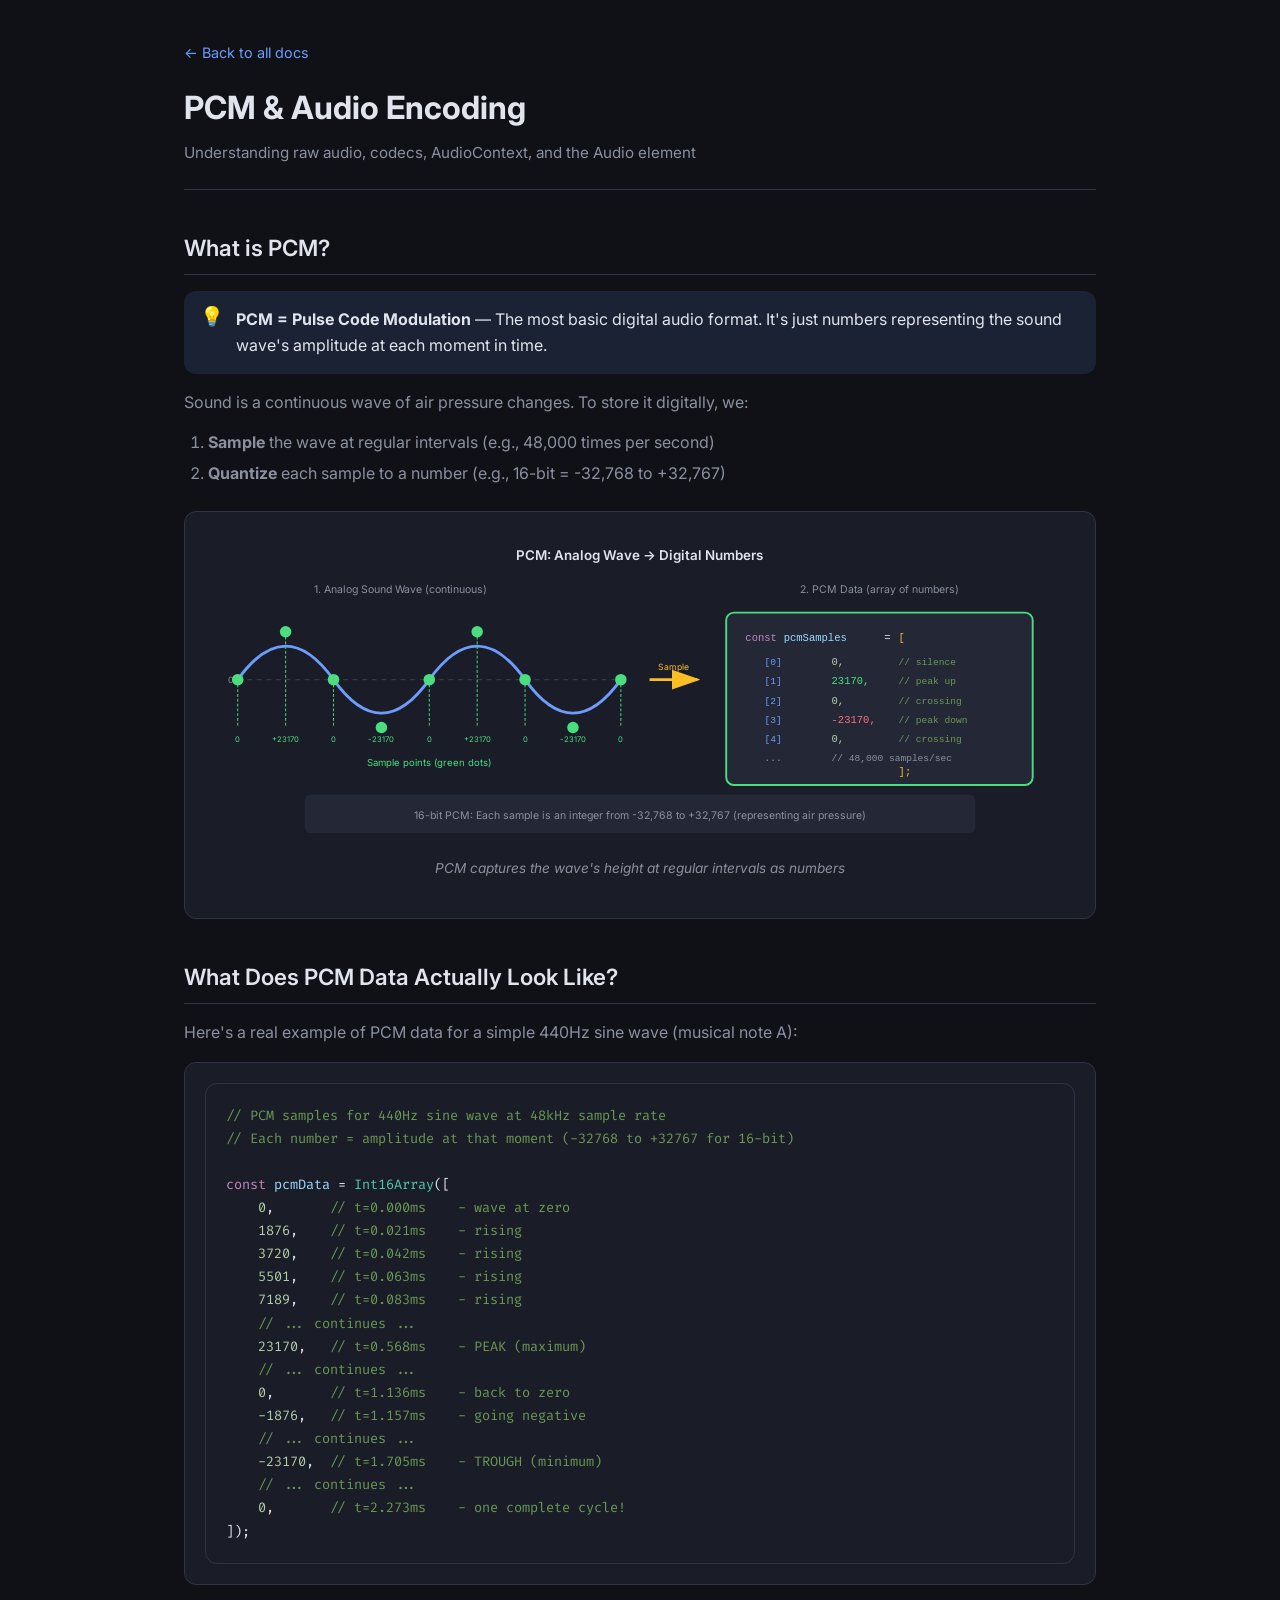
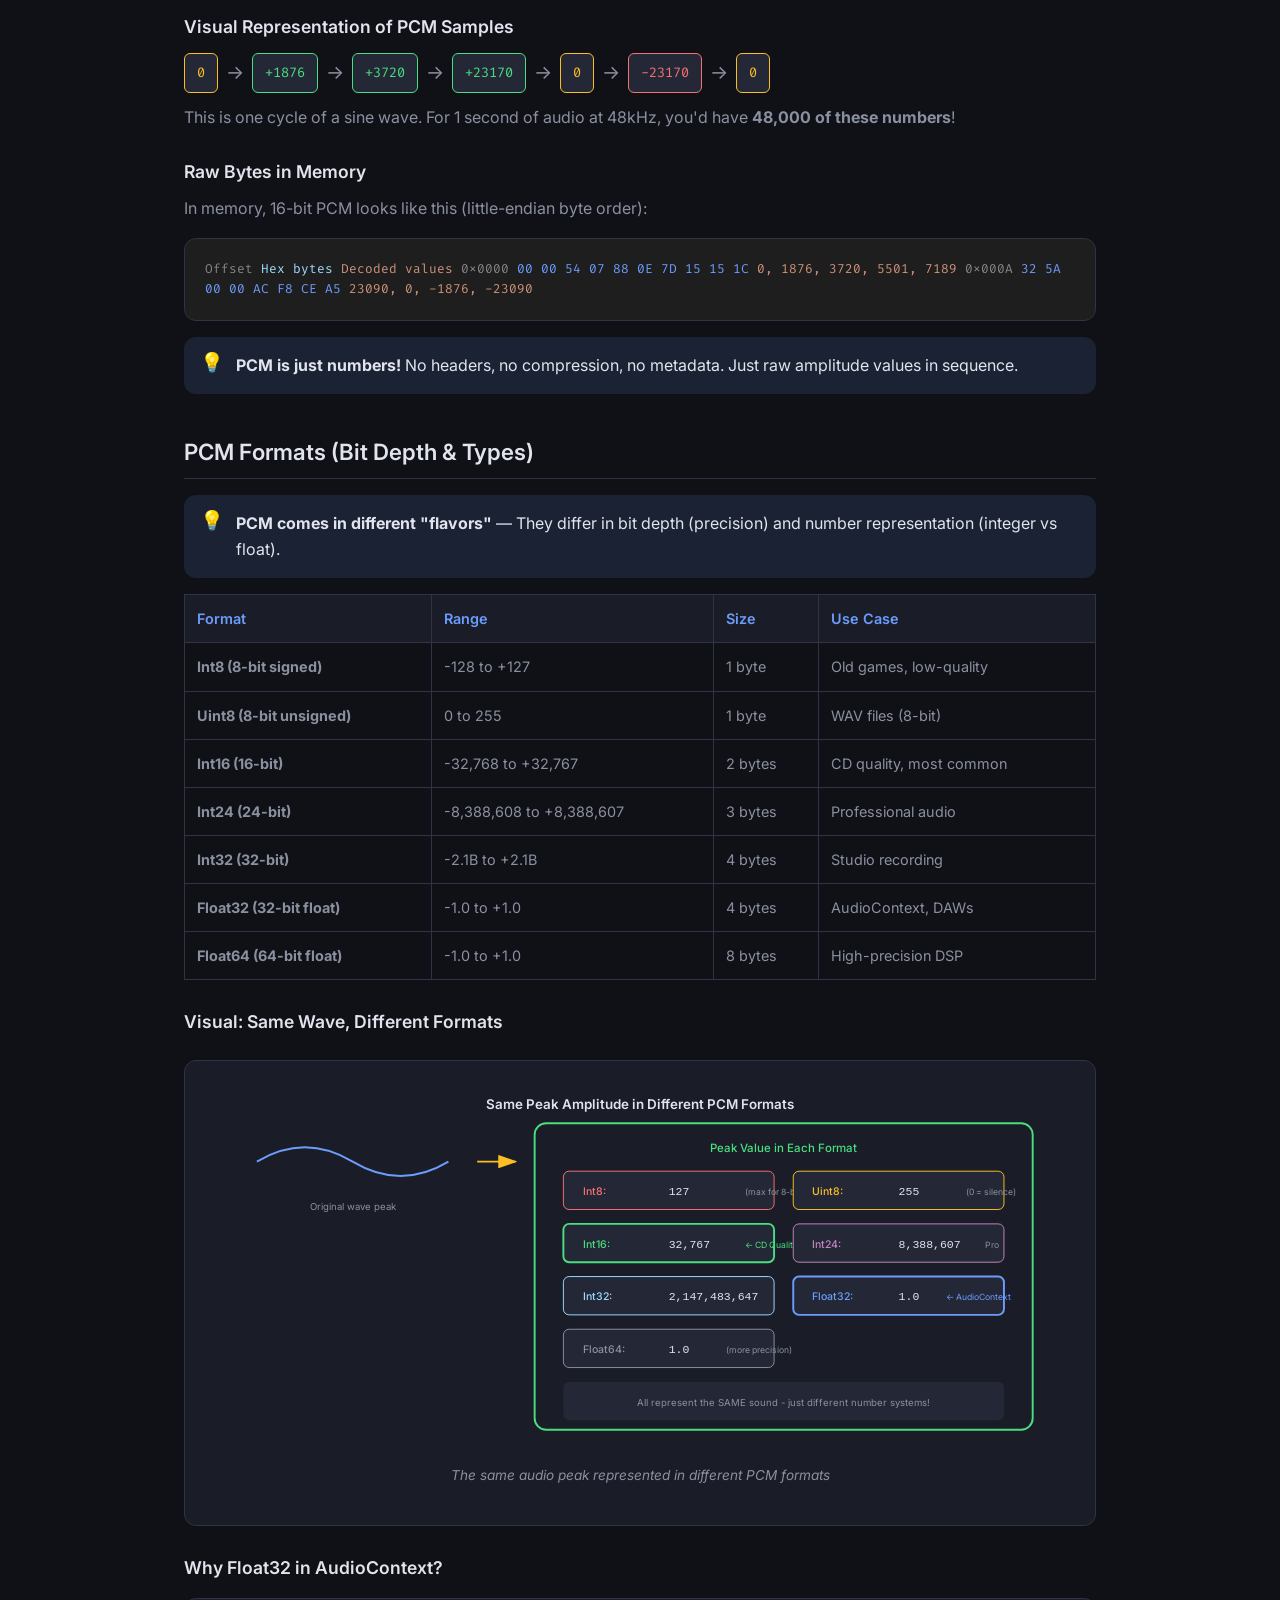
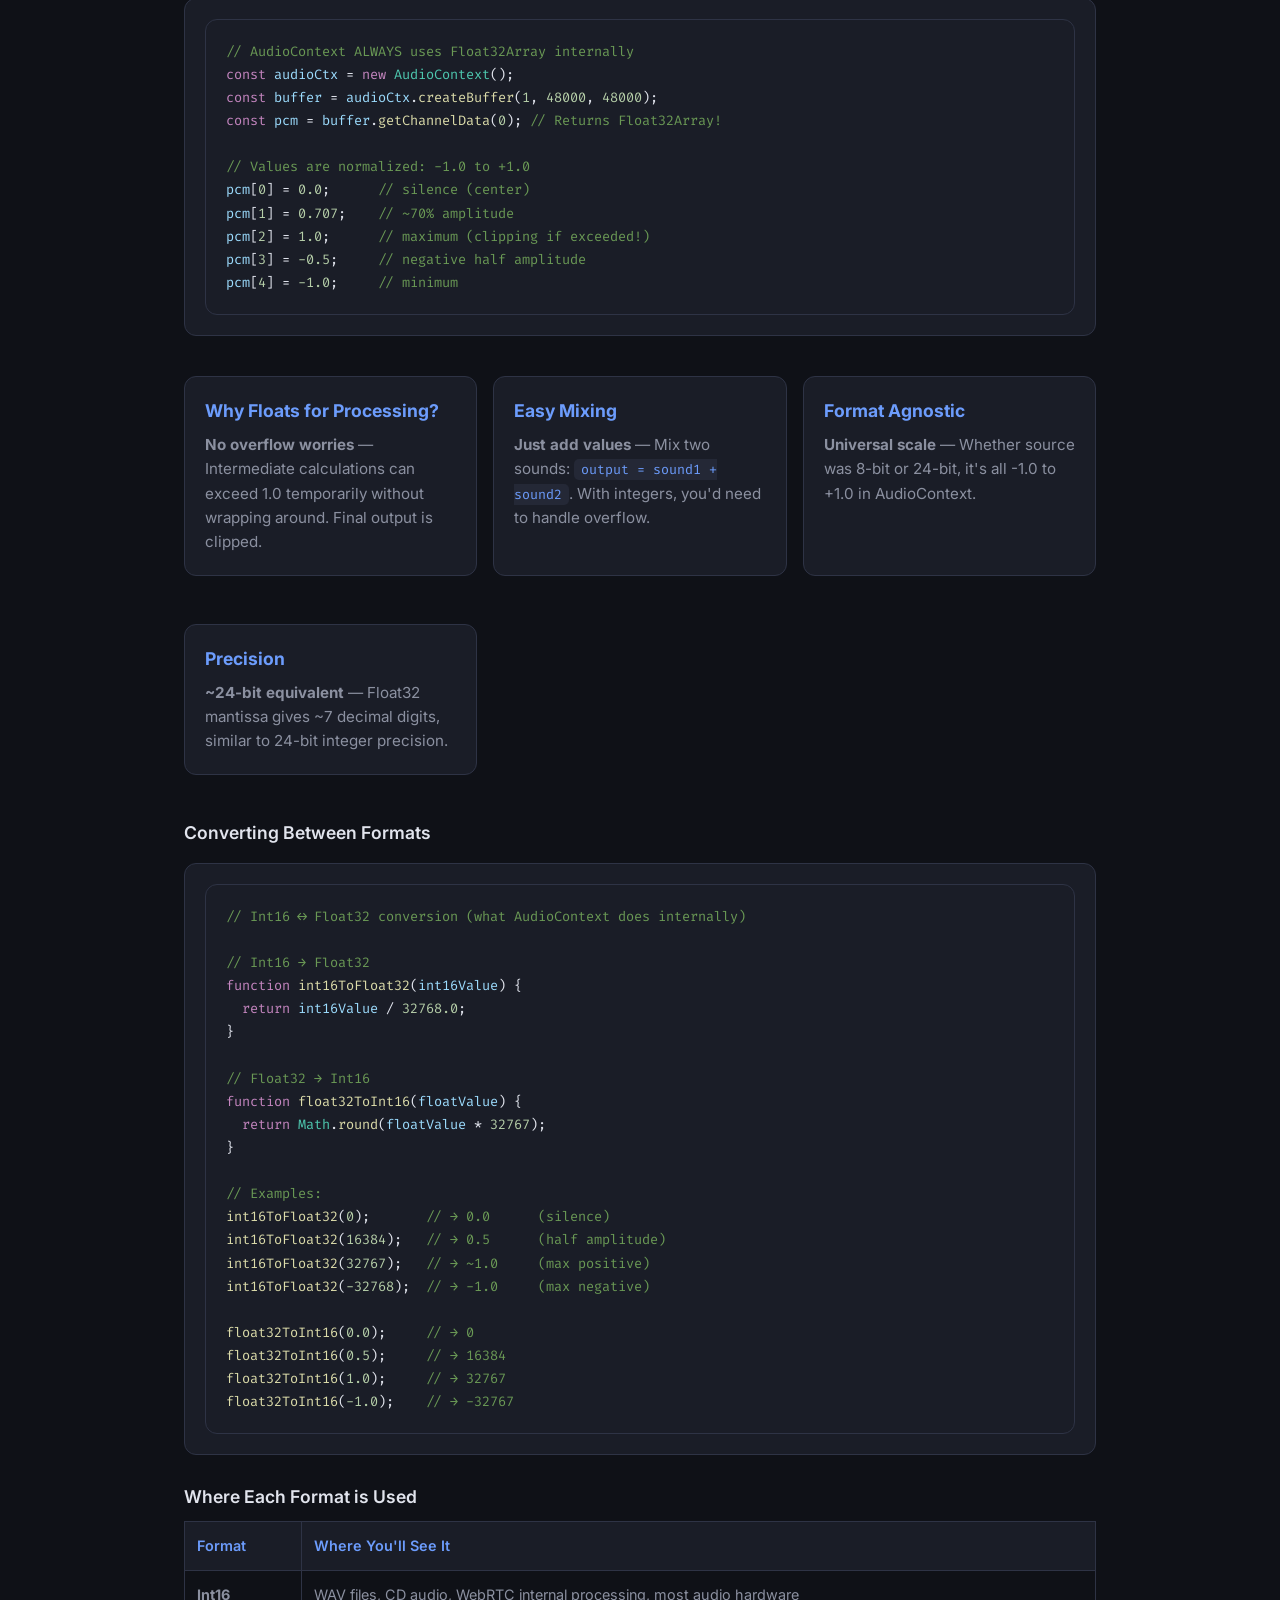
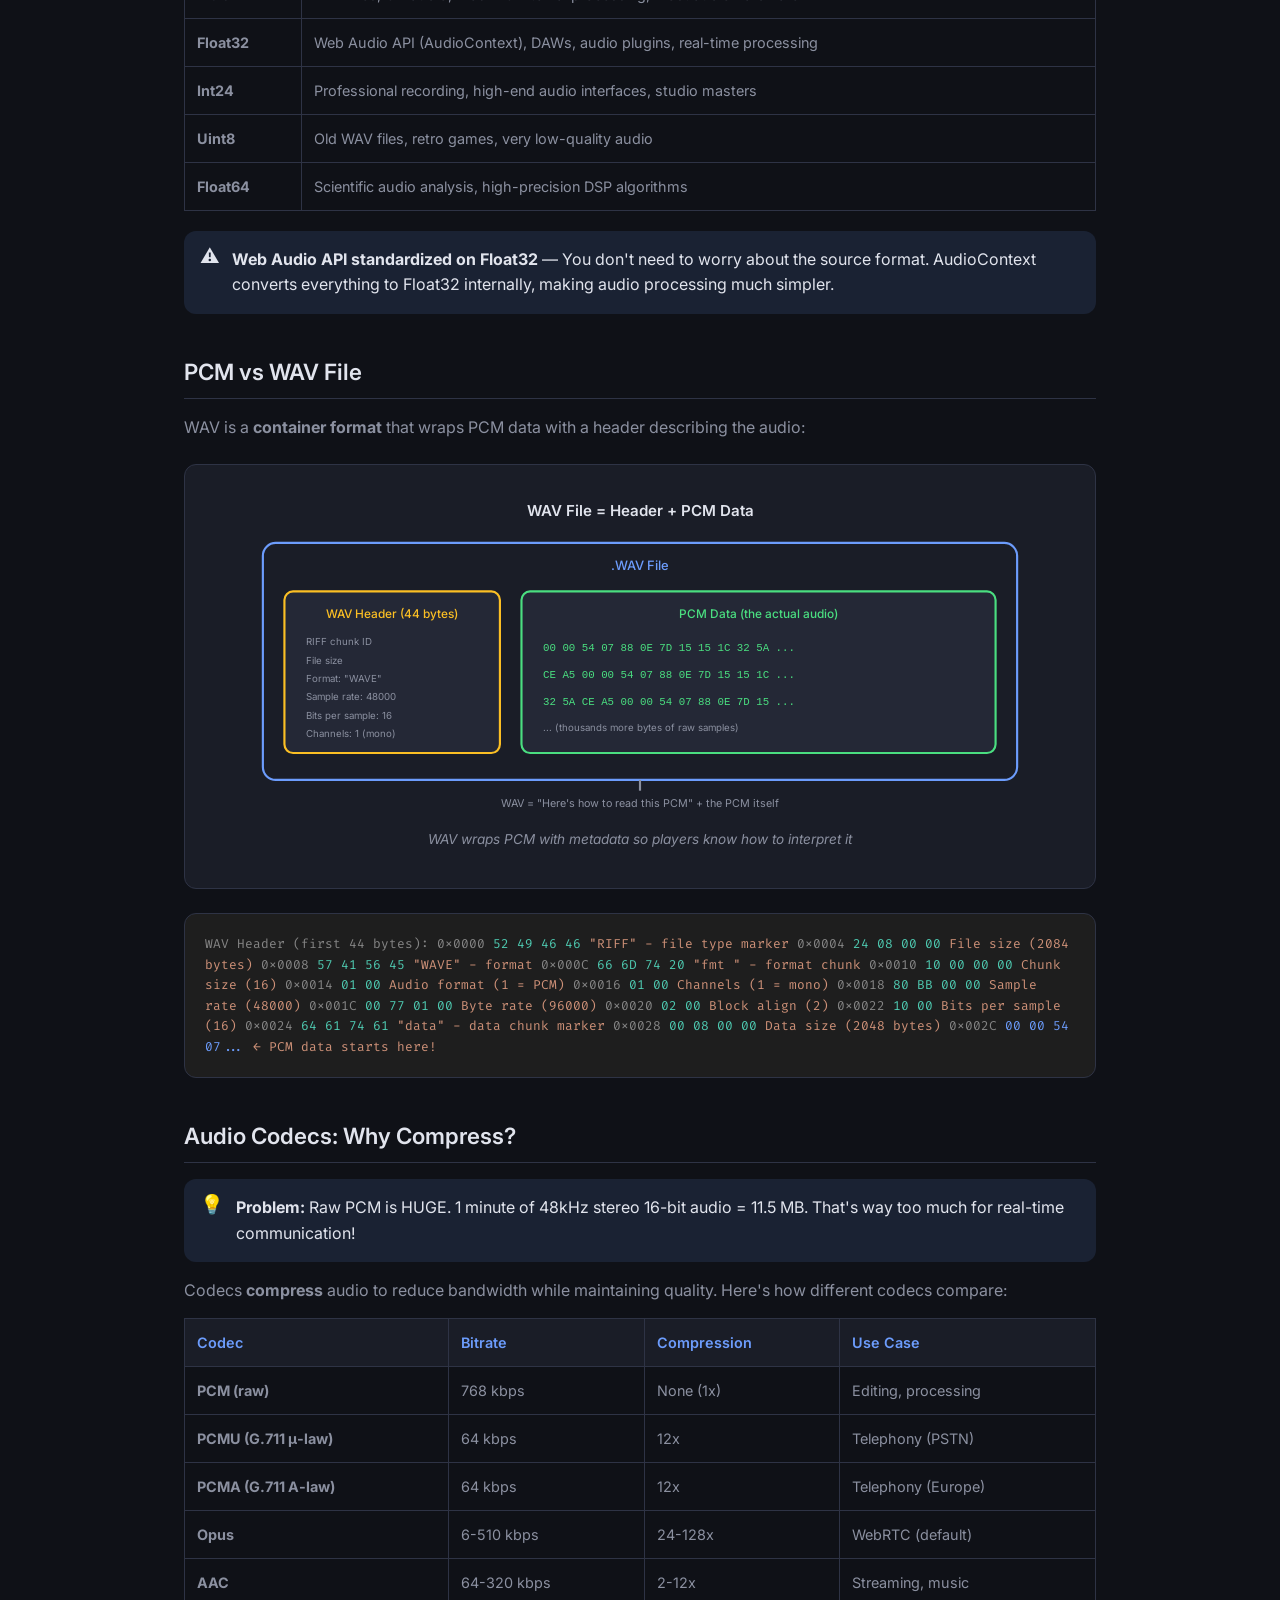
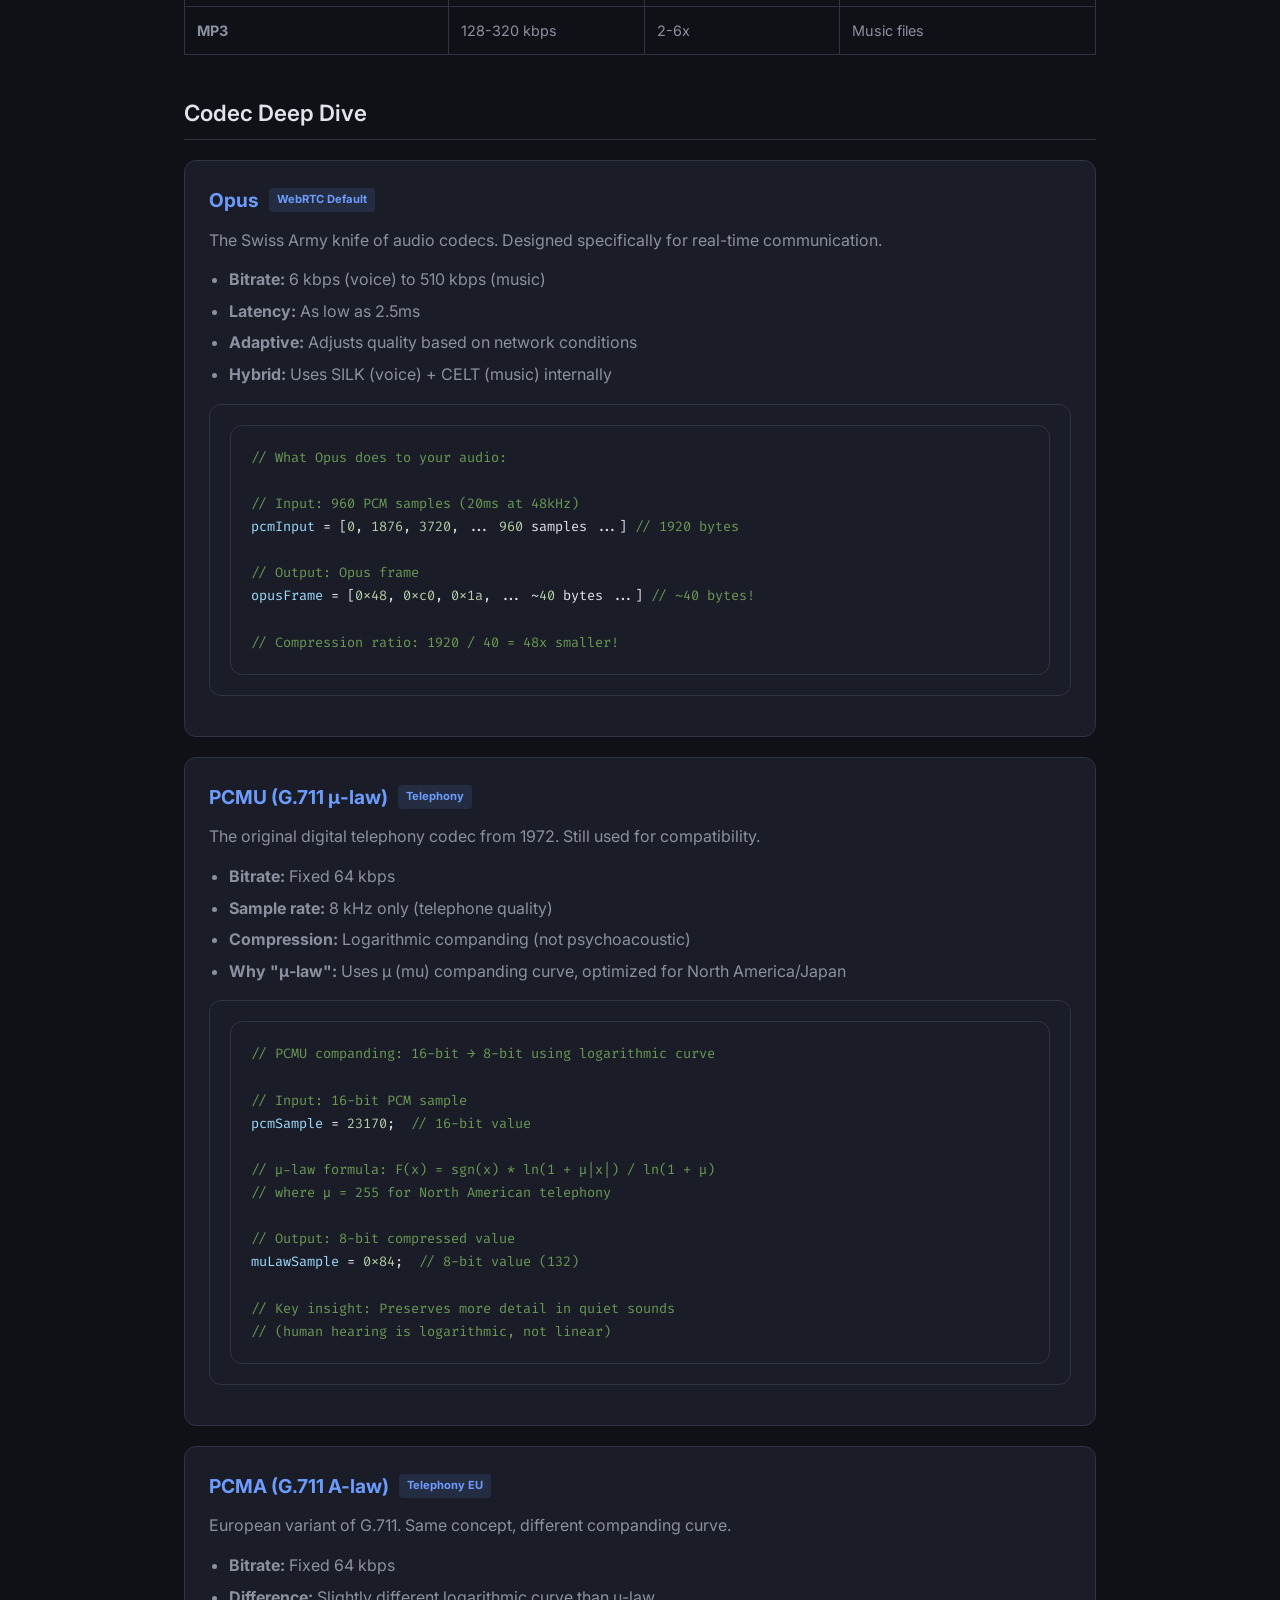
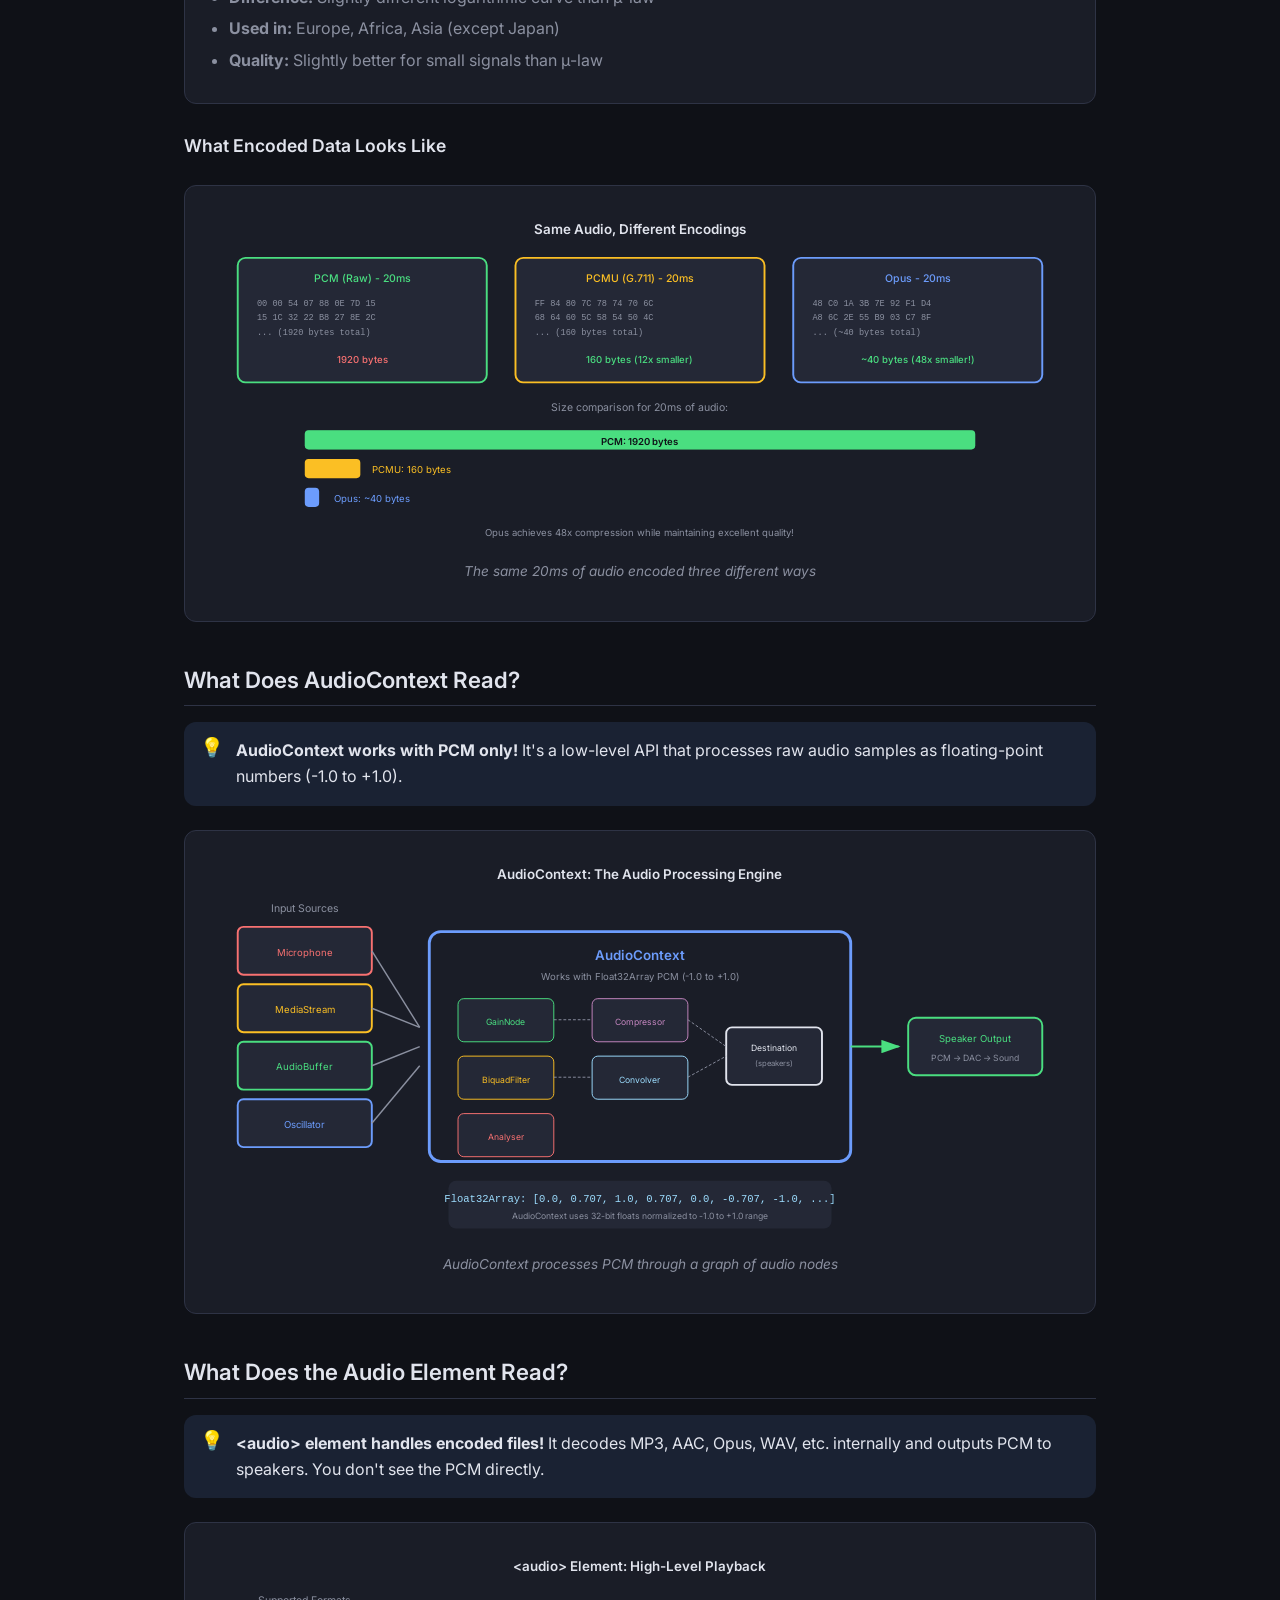
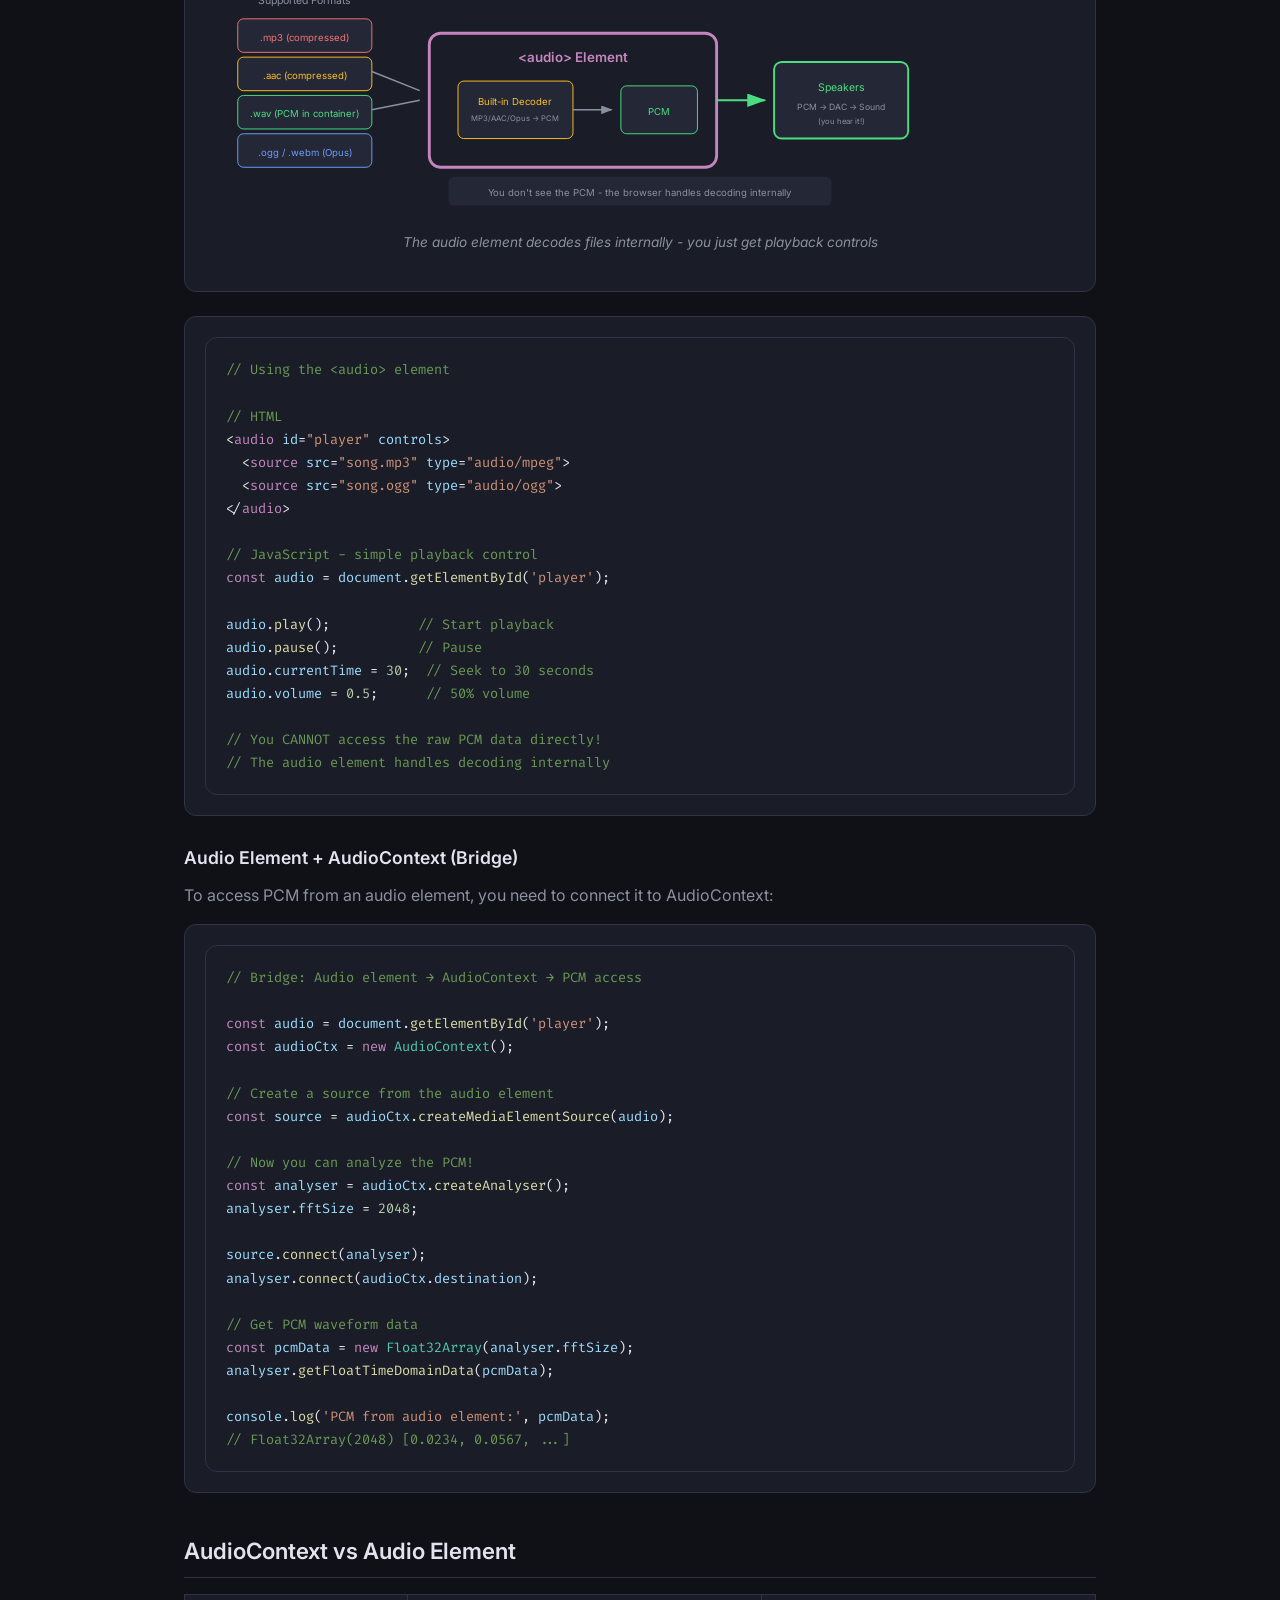
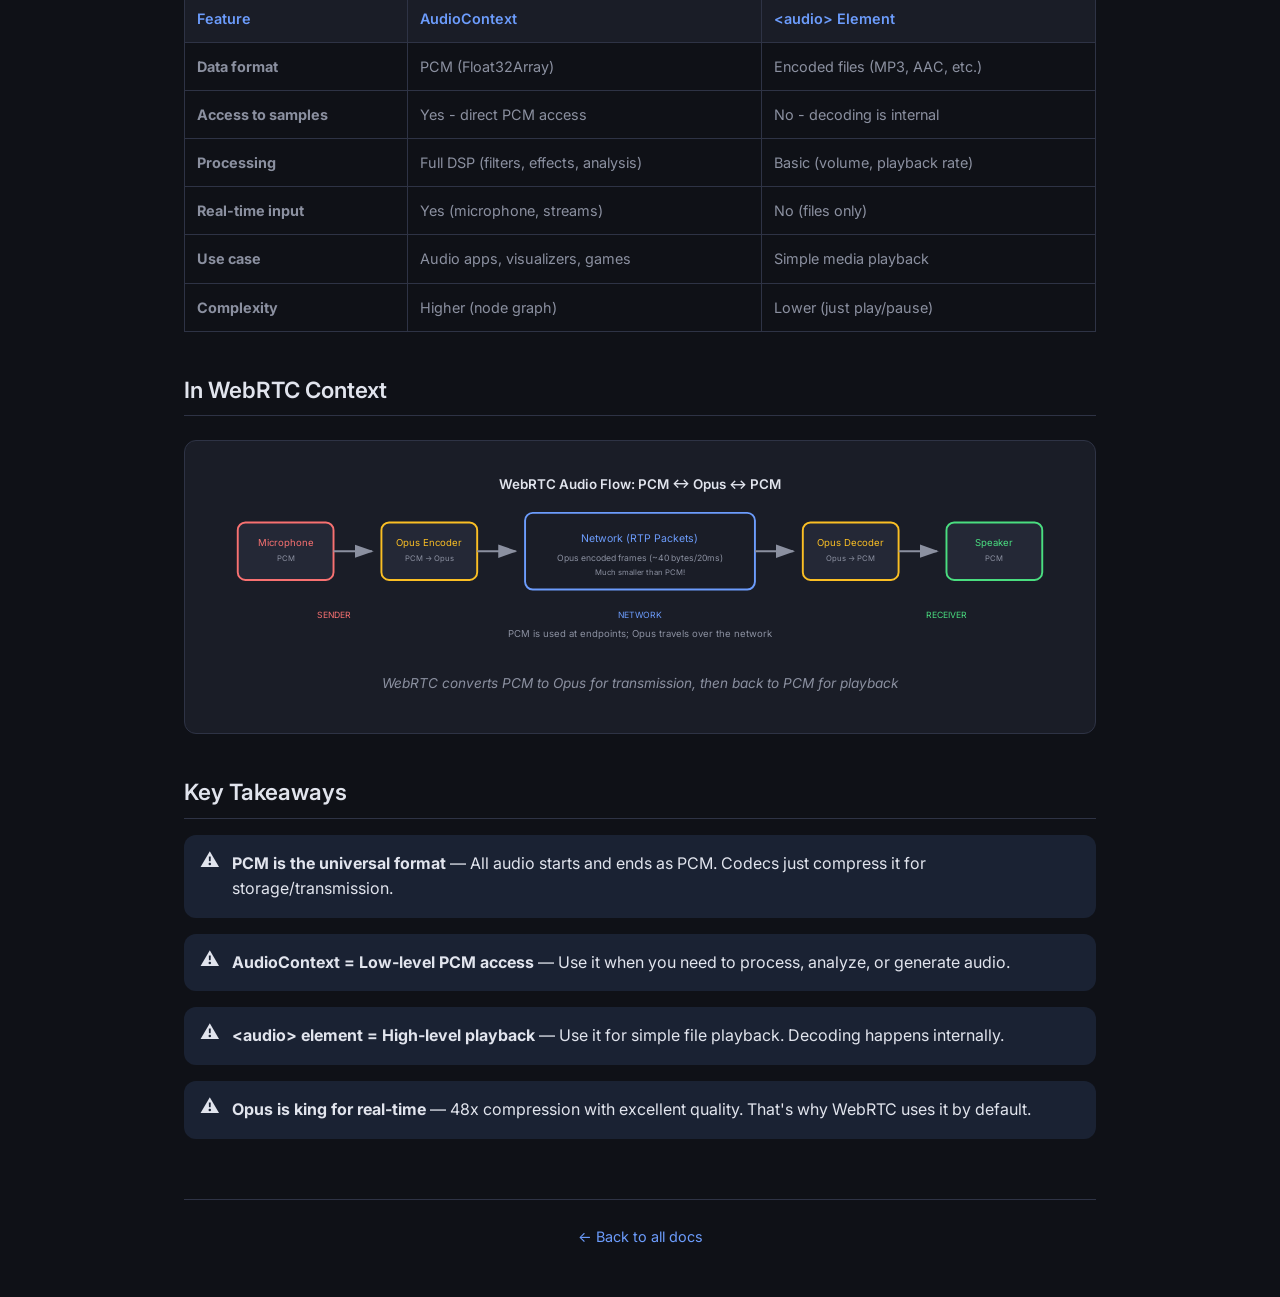
<file: docs/pcm-and-audio-encoding.html>
<!DOCTYPE html>
<html lang="en">
<head>
  <meta charset="UTF-8">
  <meta name="viewport" content="width=device-width, initial-scale=1.0">
  <title>PCM &amp; Audio Encoding &mdash; WebRTC Docs</title>
  <link rel="preconnect" href="https://fonts.googleapis.com">
  <link href="https://fonts.googleapis.com/css2?family=Inter:wght@400;600;700&family=Fira+Code:wght@400;500&display=swap" rel="stylesheet">
  <link rel="stylesheet" href="../css/style.css">
  <style>
    .diagram {
      background: var(--surface);
      border: 1px solid var(--border);
      border-radius: var(--radius);
      padding: 24px;
      margin: 24px 0;
      overflow-x: auto;
    }
    .diagram svg {
      display: block;
      margin: 0 auto;
      max-width: 100%;
      height: auto;
    }
    .diagram-caption {
      text-align: center;
      font-size: 0.85rem;
      color: var(--text-muted);
      margin-top: 16px;
      font-style: italic;
    }
    .component-card {
      background: var(--surface);
      border: 1px solid var(--border);
      border-radius: var(--radius);
      padding: 20px;
      margin: 16px 0;
    }
    .component-card h4 {
      color: var(--accent);
      font-size: 1.1rem;
      margin-bottom: 8px;
    }
    .component-card p {
      margin: 0;
      color: var(--text-muted);
      font-size: 0.95rem;
    }
    .key-point {
      display: flex;
      align-items: flex-start;
      gap: 12px;
      padding: 16px;
      background: var(--accent-dim);
      border-radius: var(--radius);
      margin: 16px 0;
    }
    .key-point-icon {
      font-size: 1.2rem;
      line-height: 1;
    }
    .key-point p {
      margin: 0;
      color: var(--text);
    }
    .component-grid {
      display: grid;
      grid-template-columns: repeat(auto-fill, minmax(280px, 1fr));
      gap: 16px;
      margin: 24px 0;
    }
    .code-block {
      background: var(--surface);
      border: 1px solid var(--border);
      border-radius: var(--radius);
      padding: 20px;
      margin: 16px 0;
      overflow-x: auto;
    }
    .code-block pre {
      margin: 0;
      font-family: var(--font-mono);
      font-size: 0.85rem;
      color: var(--text);
      line-height: 1.7;
    }
    .code-block .comment {
      color: #6a9955;
    }
    .code-block .keyword {
      color: #c586c0;
    }
    .code-block .string {
      color: #ce9178;
    }
    .code-block .number {
      color: #b5cea8;
    }
    .code-block .function {
      color: #dcdcaa;
    }
    .code-block .variable {
      color: #9cdcfe;
    }
    .code-block .type {
      color: #4ec9b0;
    }
    .hex-display {
      background: #1e1e1e;
      border: 1px solid var(--border);
      border-radius: var(--radius);
      padding: 20px;
      margin: 16px 0;
      font-family: var(--font-mono);
      font-size: 0.8rem;
      overflow-x: auto;
    }
    .hex-display .offset {
      color: #858585;
    }
    .hex-display .hex {
      color: #9cdcfe;
    }
    .hex-display .ascii {
      color: #ce9178;
    }
    .hex-display .header-bytes {
      color: #4ec9b0;
    }
    .hex-display .data-bytes {
      color: #6c9cfc;
    }
    .comparison-table {
      width: 100%;
      border-collapse: collapse;
      margin: 20px 0;
    }
    .comparison-table th {
      background: var(--surface);
      padding: 12px;
      text-align: left;
      border: 1px solid var(--border);
      color: var(--accent);
    }
    .comparison-table td {
      padding: 12px;
      border: 1px solid var(--border);
      color: var(--text-muted);
    }
    .codec-card {
      background: var(--surface);
      border: 1px solid var(--border);
      border-radius: var(--radius);
      padding: 24px;
      margin: 20px 0;
    }
    .codec-card h4 {
      color: var(--accent);
      font-size: 1.2rem;
      margin-bottom: 12px;
      display: flex;
      align-items: center;
      gap: 10px;
    }
    .codec-card .badge {
      font-size: 0.7rem;
      padding: 3px 8px;
      border-radius: 4px;
      background: var(--accent-dim);
      color: var(--accent);
    }
    .codec-card ul {
      margin: 12px 0 0 20px;
      color: var(--text-muted);
    }
    .codec-card li {
      margin-bottom: 6px;
    }
    .visual-sample {
      display: flex;
      align-items: center;
      gap: 8px;
      flex-wrap: wrap;
      margin: 12px 0;
    }
    .sample-box {
      background: var(--surface-hover);
      border: 1px solid var(--border);
      border-radius: 6px;
      padding: 8px 12px;
      font-family: var(--font-mono);
      font-size: 0.85rem;
    }
    .sample-box.positive {
      border-color: #4ade80;
      color: #4ade80;
    }
    .sample-box.negative {
      border-color: #f87171;
      color: #f87171;
    }
    .sample-box.zero {
      border-color: #fbbf24;
      color: #fbbf24;
    }
    .flow-arrow {
      color: var(--text-muted);
      font-size: 1.2rem;
    }
  </style>
</head>
<body>

  <div class="container">
    <header class="doc-header">
      <a href="../index.html">&larr; Back to all docs</a>
      <h1>PCM &amp; Audio Encoding</h1>
      <p class="subtitle">Understanding raw audio, codecs, AudioContext, and the Audio element</p>
    </header>

    <article class="doc-content">

      <!-- ============================================ -->
      <!-- SECTION: What is PCM? -->
      <!-- ============================================ -->
      <h2>What is PCM?</h2>

      <div class="key-point">
        <span class="key-point-icon">&#128161;</span>
        <p><strong>PCM = Pulse Code Modulation</strong> &mdash; The most basic digital audio format. It's just numbers representing the sound wave's amplitude at each moment in time.</p>
      </div>

      <p>Sound is a continuous wave of air pressure changes. To store it digitally, we:</p>
      <ol>
        <li><strong>Sample</strong> the wave at regular intervals (e.g., 48,000 times per second)</li>
        <li><strong>Quantize</strong> each sample to a number (e.g., 16-bit = -32,768 to +32,767)</li>
      </ol>

      <div class="diagram">
        <svg viewBox="0 0 900 320" xmlns="http://www.w3.org/2000/svg">
          <text x="450" y="25" text-anchor="middle" fill="#e1e4ed" font-size="14" font-weight="600">PCM: Analog Wave → Digital Numbers</text>
          
          <!-- Analog wave section -->
          <text x="200" y="60" text-anchor="middle" fill="#8b90a0" font-size="11">1. Analog Sound Wave (continuous)</text>
          
          <!-- Smooth sine wave -->
          <path d="M30 150 Q80 80 130 150 Q180 220 230 150 Q280 80 330 150 Q380 220 430 150" 
                fill="none" stroke="#6c9cfc" stroke-width="3"/>
          
          <!-- Zero line -->
          <line x1="30" y1="150" x2="430" y2="150" stroke="#3a3f50" stroke-width="1" stroke-dasharray="5,5"/>
          <text x="20" y="154" fill="#8b90a0" font-size="9">0</text>
          
          <!-- Sampling points with values -->
          <g>
            <!-- Sample 0 -->
            <circle cx="30" cy="150" r="6" fill="#4ade80"/>
            <line x1="30" y1="150" x2="30" y2="200" stroke="#4ade80" stroke-width="1" stroke-dasharray="3,2"/>
            <text x="30" y="215" text-anchor="middle" fill="#4ade80" font-size="8">0</text>
            
            <!-- Sample 1 -->
            <circle cx="80" cy="100" r="6" fill="#4ade80"/>
            <line x1="80" y1="100" x2="80" y2="200" stroke="#4ade80" stroke-width="1" stroke-dasharray="3,2"/>
            <text x="80" y="215" text-anchor="middle" fill="#4ade80" font-size="8">+23170</text>
            
            <!-- Sample 2 -->
            <circle cx="130" cy="150" r="6" fill="#4ade80"/>
            <line x1="130" y1="150" x2="130" y2="200" stroke="#4ade80" stroke-width="1" stroke-dasharray="3,2"/>
            <text x="130" y="215" text-anchor="middle" fill="#4ade80" font-size="8">0</text>
            
            <!-- Sample 3 -->
            <circle cx="180" cy="200" r="6" fill="#4ade80"/>
            <line x1="180" y1="200" x2="180" y2="200" stroke="#4ade80" stroke-width="1" stroke-dasharray="3,2"/>
            <text x="180" y="215" text-anchor="middle" fill="#4ade80" font-size="8">-23170</text>
            
            <!-- Sample 4 -->
            <circle cx="230" cy="150" r="6" fill="#4ade80"/>
            <line x1="230" y1="150" x2="230" y2="200" stroke="#4ade80" stroke-width="1" stroke-dasharray="3,2"/>
            <text x="230" y="215" text-anchor="middle" fill="#4ade80" font-size="8">0</text>
            
            <!-- Sample 5 -->
            <circle cx="280" cy="100" r="6" fill="#4ade80"/>
            <line x1="280" y1="100" x2="280" y2="200" stroke="#4ade80" stroke-width="1" stroke-dasharray="3,2"/>
            <text x="280" y="215" text-anchor="middle" fill="#4ade80" font-size="8">+23170</text>
            
            <!-- Sample 6 -->
            <circle cx="330" cy="150" r="6" fill="#4ade80"/>
            <line x1="330" y1="150" x2="330" y2="200" stroke="#4ade80" stroke-width="1" stroke-dasharray="3,2"/>
            <text x="330" y="215" text-anchor="middle" fill="#4ade80" font-size="8">0</text>
            
            <!-- Sample 7 -->
            <circle cx="380" cy="200" r="6" fill="#4ade80"/>
            <line x1="380" y1="200" x2="380" y2="200" stroke="#4ade80" stroke-width="1" stroke-dasharray="3,2"/>
            <text x="380" y="215" text-anchor="middle" fill="#4ade80" font-size="8">-23170</text>
            
            <!-- Sample 8 -->
            <circle cx="430" cy="150" r="6" fill="#4ade80"/>
            <line x1="430" y1="150" x2="430" y2="200" stroke="#4ade80" stroke-width="1" stroke-dasharray="3,2"/>
            <text x="430" y="215" text-anchor="middle" fill="#4ade80" font-size="8">0</text>
          </g>
          
          <text x="230" y="240" text-anchor="middle" fill="#4ade80" font-size="10">Sample points (green dots)</text>
          
          <!-- Arrow -->
          <path d="M460 150 L510 150" stroke="#fbbf24" stroke-width="3" marker-end="url(#arr-pcm)"/>
          <text x="485" y="140" text-anchor="middle" fill="#fbbf24" font-size="9">Sample</text>
          
          <!-- PCM Array representation -->
          <text x="700" y="60" text-anchor="middle" fill="#8b90a0" font-size="11">2. PCM Data (array of numbers)</text>
          
          <rect x="540" y="80" width="320" height="180" rx="8" fill="#242836" stroke="#4ade80" stroke-width="2"/>
          
          <text x="560" y="110" fill="#c586c0" font-family="monospace" font-size="11">const</text>
          <text x="600" y="110" fill="#9cdcfe" font-family="monospace" font-size="11">pcmSamples</text>
          <text x="705" y="110" fill="#e1e4ed" font-family="monospace" font-size="11">=</text>
          <text x="720" y="110" fill="#fbbf24" font-family="monospace" font-size="11">[</text>
          
          <text x="580" y="135" fill="#6c9cfc" font-family="monospace" font-size="10">[0]</text>
          <text x="650" y="135" fill="#b5cea8" font-family="monospace" font-size="11">0,</text>
          <text x="720" y="135" fill="#6a9955" font-family="monospace" font-size="10">// silence</text>
          
          <text x="580" y="155" fill="#6c9cfc" font-family="monospace" font-size="10">[1]</text>
          <text x="650" y="155" fill="#4ade80" font-family="monospace" font-size="11">23170,</text>
          <text x="720" y="155" fill="#6a9955" font-family="monospace" font-size="10">// peak up</text>
          
          <text x="580" y="175" fill="#6c9cfc" font-family="monospace" font-size="10">[2]</text>
          <text x="650" y="175" fill="#b5cea8" font-family="monospace" font-size="11">0,</text>
          <text x="720" y="175" fill="#6a9955" font-family="monospace" font-size="10">// crossing</text>
          
          <text x="580" y="195" fill="#6c9cfc" font-family="monospace" font-size="10">[3]</text>
          <text x="650" y="195" fill="#f87171" font-family="monospace" font-size="11">-23170,</text>
          <text x="720" y="195" fill="#6a9955" font-family="monospace" font-size="10">// peak down</text>
          
          <text x="580" y="215" fill="#6c9cfc" font-family="monospace" font-size="10">[4]</text>
          <text x="650" y="215" fill="#b5cea8" font-family="monospace" font-size="11">0,</text>
          <text x="720" y="215" fill="#6a9955" font-family="monospace" font-size="10">// crossing</text>
          
          <text x="580" y="235" fill="#8b90a0" font-family="monospace" font-size="10">...</text>
          <text x="650" y="235" fill="#8b90a0" font-family="monospace" font-size="10">// 48,000 samples/sec</text>
          
          <text x="720" y="250" fill="#fbbf24" font-family="monospace" font-size="11">];</text>
          
          <!-- Explanation box -->
          <rect x="100" y="270" width="700" height="40" rx="6" fill="#242836"/>
          <text x="450" y="295" text-anchor="middle" fill="#8b90a0" font-size="11">16-bit PCM: Each sample is an integer from -32,768 to +32,767 (representing air pressure)</text>
          
          <defs>
            <marker id="arr-pcm" markerWidth="10" markerHeight="7" refX="9" refY="3.5" orient="auto">
              <polygon points="0 0, 10 3.5, 0 7" fill="#fbbf24"/>
            </marker>
          </defs>
        </svg>
        <p class="diagram-caption">PCM captures the wave's height at regular intervals as numbers</p>
      </div>

      <!-- ============================================ -->
      <!-- SECTION: What PCM Looks Like -->
      <!-- ============================================ -->
      <h2>What Does PCM Data Actually Look Like?</h2>

      <p>Here's a real example of PCM data for a simple 440Hz sine wave (musical note A):</p>

      <div class="code-block">
        <pre><span class="comment">// PCM samples for 440Hz sine wave at 48kHz sample rate</span>
<span class="comment">// Each number = amplitude at that moment (-32768 to +32767 for 16-bit)</span>

<span class="keyword">const</span> <span class="variable">pcmData</span> = <span class="type">Int16Array</span>([
    <span class="number">0</span>,       <span class="comment">// t=0.000ms    - wave at zero</span>
    <span class="number">1876</span>,    <span class="comment">// t=0.021ms    - rising</span>
    <span class="number">3720</span>,    <span class="comment">// t=0.042ms    - rising</span>
    <span class="number">5501</span>,    <span class="comment">// t=0.063ms    - rising</span>
    <span class="number">7189</span>,    <span class="comment">// t=0.083ms    - rising</span>
    <span class="comment">// ... continues ...</span>
    <span class="number">23170</span>,   <span class="comment">// t=0.568ms    - PEAK (maximum)</span>
    <span class="comment">// ... continues ...</span>
    <span class="number">0</span>,       <span class="comment">// t=1.136ms    - back to zero</span>
    <span class="number">-1876</span>,   <span class="comment">// t=1.157ms    - going negative</span>
    <span class="comment">// ... continues ...</span>
    <span class="number">-23170</span>,  <span class="comment">// t=1.705ms    - TROUGH (minimum)</span>
    <span class="comment">// ... continues ...</span>
    <span class="number">0</span>,       <span class="comment">// t=2.273ms    - one complete cycle!</span>
]);</pre>
      </div>

      <h3>Visual Representation of PCM Samples</h3>
      
      <div class="visual-sample">
        <div class="sample-box zero">0</div>
        <span class="flow-arrow">→</span>
        <div class="sample-box positive">+1876</div>
        <span class="flow-arrow">→</span>
        <div class="sample-box positive">+3720</div>
        <span class="flow-arrow">→</span>
        <div class="sample-box positive">+23170</div>
        <span class="flow-arrow">→</span>
        <div class="sample-box zero">0</div>
        <span class="flow-arrow">→</span>
        <div class="sample-box negative">-23170</div>
        <span class="flow-arrow">→</span>
        <div class="sample-box zero">0</div>
      </div>

      <p>This is one cycle of a sine wave. For 1 second of audio at 48kHz, you'd have <strong>48,000 of these numbers</strong>!</p>

      <h3>Raw Bytes in Memory</h3>

      <p>In memory, 16-bit PCM looks like this (little-endian byte order):</p>

      <div class="hex-display">
<span class="offset">Offset    </span><span class="hex">Hex bytes                                      </span><span class="ascii">Decoded values</span>
<span class="offset">0x0000    </span><span class="data-bytes">00 00</span> <span class="data-bytes">54 07</span> <span class="data-bytes">88 0E</span> <span class="data-bytes">7D 15</span> <span class="data-bytes">15 1C</span>    <span class="ascii">0, 1876, 3720, 5501, 7189</span>
<span class="offset">0x000A    </span><span class="data-bytes">32 5A</span> <span class="data-bytes">00 00</span> <span class="data-bytes">AC F8</span> <span class="data-bytes">CE A5</span>          <span class="ascii">23090, 0, -1876, -23090</span>
      </div>

      <div class="key-point">
        <span class="key-point-icon">&#128161;</span>
        <p><strong>PCM is just numbers!</strong> No headers, no compression, no metadata. Just raw amplitude values in sequence.</p>
      </div>

      <!-- ============================================ -->
      <!-- SECTION: PCM Formats -->
      <!-- ============================================ -->
      <h2>PCM Formats (Bit Depth &amp; Types)</h2>

      <div class="key-point">
        <span class="key-point-icon">&#128161;</span>
        <p><strong>PCM comes in different "flavors"</strong> &mdash; They differ in bit depth (precision) and number representation (integer vs float).</p>
      </div>

      <table class="comparison-table">
        <thead>
          <tr>
            <th>Format</th>
            <th>Range</th>
            <th>Size</th>
            <th>Use Case</th>
          </tr>
        </thead>
        <tbody>
          <tr>
            <td><strong>Int8 (8-bit signed)</strong></td>
            <td>-128 to +127</td>
            <td>1 byte</td>
            <td>Old games, low-quality</td>
          </tr>
          <tr>
            <td><strong>Uint8 (8-bit unsigned)</strong></td>
            <td>0 to 255</td>
            <td>1 byte</td>
            <td>WAV files (8-bit)</td>
          </tr>
          <tr>
            <td><strong>Int16 (16-bit)</strong></td>
            <td>-32,768 to +32,767</td>
            <td>2 bytes</td>
            <td>CD quality, most common</td>
          </tr>
          <tr>
            <td><strong>Int24 (24-bit)</strong></td>
            <td>-8,388,608 to +8,388,607</td>
            <td>3 bytes</td>
            <td>Professional audio</td>
          </tr>
          <tr>
            <td><strong>Int32 (32-bit)</strong></td>
            <td>-2.1B to +2.1B</td>
            <td>4 bytes</td>
            <td>Studio recording</td>
          </tr>
          <tr>
            <td><strong>Float32 (32-bit float)</strong></td>
            <td>-1.0 to +1.0</td>
            <td>4 bytes</td>
            <td>AudioContext, DAWs</td>
          </tr>
          <tr>
            <td><strong>Float64 (64-bit float)</strong></td>
            <td>-1.0 to +1.0</td>
            <td>8 bytes</td>
            <td>High-precision DSP</td>
          </tr>
        </tbody>
      </table>

      <h3>Visual: Same Wave, Different Formats</h3>

      <div class="diagram">
        <svg viewBox="0 0 900 380" xmlns="http://www.w3.org/2000/svg">
          <text x="450" y="25" text-anchor="middle" fill="#e1e4ed" font-size="14" font-weight="600">Same Peak Amplitude in Different PCM Formats</text>
          
          <!-- Sine wave reference -->
          <path d="M50 80 Q100 50 150 80 Q200 110 250 80" fill="none" stroke="#6c9cfc" stroke-width="2"/>
          <text x="150" y="130" text-anchor="middle" fill="#8b90a0" font-size="10">Original wave peak</text>
          
          <!-- Arrow -->
          <path d="M280 80 L320 80" stroke="#fbbf24" stroke-width="2" marker-end="url(#arr-fmt)"/>
          
          <!-- Format boxes -->
          <rect x="340" y="40" width="520" height="320" rx="12" fill="#1a1d27" stroke="#4ade80" stroke-width="2"/>
          <text x="600" y="70" text-anchor="middle" fill="#4ade80" font-size="12" font-weight="500">Peak Value in Each Format</text>
          
          <!-- Int8 -->
          <rect x="370" y="90" width="220" height="40" rx="6" fill="#242836" stroke="#f87171" stroke-width="1"/>
          <text x="390" y="115" fill="#f87171" font-size="11" font-weight="500">Int8:</text>
          <text x="480" y="115" fill="#e1e4ed" font-family="monospace" font-size="12">127</text>
          <text x="560" y="115" fill="#8b90a0" font-size="9">(max for 8-bit)</text>
          
          <!-- Uint8 -->
          <rect x="610" y="90" width="220" height="40" rx="6" fill="#242836" stroke="#fbbf24" stroke-width="1"/>
          <text x="630" y="115" fill="#fbbf24" font-size="11" font-weight="500">Uint8:</text>
          <text x="720" y="115" fill="#e1e4ed" font-family="monospace" font-size="12">255</text>
          <text x="790" y="115" fill="#8b90a0" font-size="9">(0 = silence)</text>
          
          <!-- Int16 -->
          <rect x="370" y="145" width="220" height="40" rx="6" fill="#242836" stroke="#4ade80" stroke-width="2"/>
          <text x="390" y="170" fill="#4ade80" font-size="11" font-weight="500">Int16:</text>
          <text x="480" y="170" fill="#e1e4ed" font-family="monospace" font-size="12">32,767</text>
          <text x="560" y="170" fill="#4ade80" font-size="9">← CD Quality</text>
          
          <!-- Int24 -->
          <rect x="610" y="145" width="220" height="40" rx="6" fill="#242836" stroke="#c586c0" stroke-width="1"/>
          <text x="630" y="170" fill="#c586c0" font-size="11" font-weight="500">Int24:</text>
          <text x="720" y="170" fill="#e1e4ed" font-family="monospace" font-size="12">8,388,607</text>
          <text x="810" y="170" fill="#8b90a0" font-size="9">Pro</text>
          
          <!-- Int32 -->
          <rect x="370" y="200" width="220" height="40" rx="6" fill="#242836" stroke="#9cdcfe" stroke-width="1"/>
          <text x="390" y="225" fill="#9cdcfe" font-size="11" font-weight="500">Int32:</text>
          <text x="480" y="225" fill="#e1e4ed" font-family="monospace" font-size="12">2,147,483,647</text>
          
          <!-- Float32 -->
          <rect x="610" y="200" width="220" height="40" rx="6" fill="#242836" stroke="#6c9cfc" stroke-width="2"/>
          <text x="630" y="225" fill="#6c9cfc" font-size="11" font-weight="500">Float32:</text>
          <text x="720" y="225" fill="#e1e4ed" font-family="monospace" font-size="12">1.0</text>
          <text x="770" y="225" fill="#6c9cfc" font-size="9">← AudioContext</text>
          
          <!-- Float64 -->
          <rect x="370" y="255" width="220" height="40" rx="6" fill="#242836" stroke="#8b90a0" stroke-width="1"/>
          <text x="390" y="280" fill="#8b90a0" font-size="11" font-weight="500">Float64:</text>
          <text x="480" y="280" fill="#e1e4ed" font-family="monospace" font-size="12">1.0</text>
          <text x="540" y="280" fill="#8b90a0" font-size="9">(more precision)</text>
          
          <!-- Key insight box -->
          <rect x="370" y="310" width="460" height="40" rx="6" fill="#242836"/>
          <text x="600" y="335" text-anchor="middle" fill="#8b90a0" font-size="10">All represent the SAME sound - just different number systems!</text>
          
          <defs>
            <marker id="arr-fmt" markerWidth="10" markerHeight="7" refX="9" refY="3.5" orient="auto">
              <polygon points="0 0, 10 3.5, 0 7" fill="#fbbf24"/>
            </marker>
          </defs>
        </svg>
        <p class="diagram-caption">The same audio peak represented in different PCM formats</p>
      </div>

      <h3>Why Float32 in AudioContext?</h3>

      <div class="code-block">
        <pre><span class="comment">// AudioContext ALWAYS uses Float32Array internally</span>
<span class="keyword">const</span> <span class="variable">audioCtx</span> = <span class="keyword">new</span> <span class="type">AudioContext</span>();
<span class="keyword">const</span> <span class="variable">buffer</span> = <span class="variable">audioCtx</span>.<span class="function">createBuffer</span>(<span class="number">1</span>, <span class="number">48000</span>, <span class="number">48000</span>);
<span class="keyword">const</span> <span class="variable">pcm</span> = <span class="variable">buffer</span>.<span class="function">getChannelData</span>(<span class="number">0</span>); <span class="comment">// Returns Float32Array!</span>

<span class="comment">// Values are normalized: -1.0 to +1.0</span>
<span class="variable">pcm</span>[<span class="number">0</span>] = <span class="number">0.0</span>;      <span class="comment">// silence (center)</span>
<span class="variable">pcm</span>[<span class="number">1</span>] = <span class="number">0.707</span>;    <span class="comment">// ~70% amplitude</span>
<span class="variable">pcm</span>[<span class="number">2</span>] = <span class="number">1.0</span>;      <span class="comment">// maximum (clipping if exceeded!)</span>
<span class="variable">pcm</span>[<span class="number">3</span>] = <span class="number">-0.5</span>;     <span class="comment">// negative half amplitude</span>
<span class="variable">pcm</span>[<span class="number">4</span>] = <span class="number">-1.0</span>;     <span class="comment">// minimum</span></pre>
      </div>

      <div class="component-grid">
        <div class="component-card">
          <h4>Why Floats for Processing?</h4>
          <p><strong>No overflow worries</strong> &mdash; Intermediate calculations can exceed 1.0 temporarily without wrapping around. Final output is clipped.</p>
        </div>
        <div class="component-card">
          <h4>Easy Mixing</h4>
          <p><strong>Just add values</strong> &mdash; Mix two sounds: <code>output = sound1 + sound2</code>. With integers, you'd need to handle overflow.</p>
        </div>
        <div class="component-card">
          <h4>Format Agnostic</h4>
          <p><strong>Universal scale</strong> &mdash; Whether source was 8-bit or 24-bit, it's all -1.0 to +1.0 in AudioContext.</p>
        </div>
        <div class="component-card">
          <h4>Precision</h4>
          <p><strong>~24-bit equivalent</strong> &mdash; Float32 mantissa gives ~7 decimal digits, similar to 24-bit integer precision.</p>
        </div>
      </div>

      <h3>Converting Between Formats</h3>

      <div class="code-block">
        <pre><span class="comment">// Int16 ↔ Float32 conversion (what AudioContext does internally)</span>

<span class="comment">// Int16 → Float32</span>
<span class="keyword">function</span> <span class="function">int16ToFloat32</span>(<span class="variable">int16Value</span>) {
  <span class="keyword">return</span> <span class="variable">int16Value</span> / <span class="number">32768.0</span>;
}

<span class="comment">// Float32 → Int16</span>
<span class="keyword">function</span> <span class="function">float32ToInt16</span>(<span class="variable">floatValue</span>) {
  <span class="keyword">return</span> <span class="type">Math</span>.<span class="function">round</span>(<span class="variable">floatValue</span> * <span class="number">32767</span>);
}

<span class="comment">// Examples:</span>
<span class="function">int16ToFloat32</span>(<span class="number">0</span>);       <span class="comment">// → 0.0      (silence)</span>
<span class="function">int16ToFloat32</span>(<span class="number">16384</span>);   <span class="comment">// → 0.5      (half amplitude)</span>
<span class="function">int16ToFloat32</span>(<span class="number">32767</span>);   <span class="comment">// → ~1.0     (max positive)</span>
<span class="function">int16ToFloat32</span>(<span class="number">-32768</span>);  <span class="comment">// → -1.0     (max negative)</span>

<span class="function">float32ToInt16</span>(<span class="number">0.0</span>);     <span class="comment">// → 0</span>
<span class="function">float32ToInt16</span>(<span class="number">0.5</span>);     <span class="comment">// → 16384</span>
<span class="function">float32ToInt16</span>(<span class="number">1.0</span>);     <span class="comment">// → 32767</span>
<span class="function">float32ToInt16</span>(<span class="number">-1.0</span>);    <span class="comment">// → -32767</span></pre>
      </div>

      <h3>Where Each Format is Used</h3>

      <table class="comparison-table">
        <thead>
          <tr>
            <th>Format</th>
            <th>Where You'll See It</th>
          </tr>
        </thead>
        <tbody>
          <tr>
            <td><strong>Int16</strong></td>
            <td>WAV files, CD audio, WebRTC internal processing, most audio hardware</td>
          </tr>
          <tr>
            <td><strong>Float32</strong></td>
            <td>Web Audio API (AudioContext), DAWs, audio plugins, real-time processing</td>
          </tr>
          <tr>
            <td><strong>Int24</strong></td>
            <td>Professional recording, high-end audio interfaces, studio masters</td>
          </tr>
          <tr>
            <td><strong>Uint8</strong></td>
            <td>Old WAV files, retro games, very low-quality audio</td>
          </tr>
          <tr>
            <td><strong>Float64</strong></td>
            <td>Scientific audio analysis, high-precision DSP algorithms</td>
          </tr>
        </tbody>
      </table>

      <div class="key-point">
        <span class="key-point-icon">&#9888;</span>
        <p><strong>Web Audio API standardized on Float32</strong> &mdash; You don't need to worry about the source format. AudioContext converts everything to Float32 internally, making audio processing much simpler.</p>
      </div>

      <!-- ============================================ -->
      <!-- SECTION: PCM vs WAV -->
      <!-- ============================================ -->
      <h2>PCM vs WAV File</h2>

      <p>WAV is a <strong>container format</strong> that wraps PCM data with a header describing the audio:</p>

      <div class="diagram">
        <svg viewBox="0 0 800 300" xmlns="http://www.w3.org/2000/svg">
          <text x="400" y="25" text-anchor="middle" fill="#e1e4ed" font-size="14" font-weight="600">WAV File = Header + PCM Data</text>
          
          <!-- WAV file container -->
          <rect x="50" y="50" width="700" height="220" rx="12" fill="none" stroke="#6c9cfc" stroke-width="2"/>
          <text x="400" y="75" text-anchor="middle" fill="#6c9cfc" font-size="12" font-weight="500">.WAV File</text>
          
          <!-- Header section -->
          <rect x="70" y="95" width="200" height="150" rx="8" fill="#242836" stroke="#fbbf24" stroke-width="2"/>
          <text x="170" y="120" text-anchor="middle" fill="#fbbf24" font-size="11" font-weight="500">WAV Header (44 bytes)</text>
          
          <text x="90" y="145" fill="#8b90a0" font-size="9">RIFF chunk ID</text>
          <text x="90" y="162" fill="#8b90a0" font-size="9">File size</text>
          <text x="90" y="179" fill="#8b90a0" font-size="9">Format: "WAVE"</text>
          <text x="90" y="196" fill="#8b90a0" font-size="9">Sample rate: 48000</text>
          <text x="90" y="213" fill="#8b90a0" font-size="9">Bits per sample: 16</text>
          <text x="90" y="230" fill="#8b90a0" font-size="9">Channels: 1 (mono)</text>
          
          <!-- PCM data section -->
          <rect x="290" y="95" width="440" height="150" rx="8" fill="#242836" stroke="#4ade80" stroke-width="2"/>
          <text x="510" y="120" text-anchor="middle" fill="#4ade80" font-size="11" font-weight="500">PCM Data (the actual audio)</text>
          
          <text x="310" y="150" fill="#4ade80" font-family="monospace" font-size="10">00 00 54 07 88 0E 7D 15 15 1C 32 5A ...</text>
          <text x="310" y="175" fill="#4ade80" font-family="monospace" font-size="10">CE A5 00 00 54 07 88 0E 7D 15 15 1C ...</text>
          <text x="310" y="200" fill="#4ade80" font-family="monospace" font-size="10">32 5A CE A5 00 00 54 07 88 0E 7D 15 ...</text>
          <text x="310" y="225" fill="#8b90a0" font-size="9">... (thousands more bytes of raw samples)</text>
          
          <!-- Arrow showing relationship -->
          <path d="M400 280 L400 270" stroke="#8b90a0" stroke-width="2"/>
          <text x="400" y="295" text-anchor="middle" fill="#8b90a0" font-size="10">WAV = "Here's how to read this PCM" + the PCM itself</text>
        </svg>
        <p class="diagram-caption">WAV wraps PCM with metadata so players know how to interpret it</p>
      </div>

      <div class="hex-display">
<span class="offset">WAV Header (first 44 bytes):</span>

<span class="offset">0x0000    </span><span class="header-bytes">52 49 46 46</span>    <span class="ascii">"RIFF" - file type marker</span>
<span class="offset">0x0004    </span><span class="header-bytes">24 08 00 00</span>    <span class="ascii">File size (2084 bytes)</span>
<span class="offset">0x0008    </span><span class="header-bytes">57 41 56 45</span>    <span class="ascii">"WAVE" - format</span>
<span class="offset">0x000C    </span><span class="header-bytes">66 6D 74 20</span>    <span class="ascii">"fmt " - format chunk</span>
<span class="offset">0x0010    </span><span class="header-bytes">10 00 00 00</span>    <span class="ascii">Chunk size (16)</span>
<span class="offset">0x0014    </span><span class="header-bytes">01 00</span>          <span class="ascii">Audio format (1 = PCM)</span>
<span class="offset">0x0016    </span><span class="header-bytes">01 00</span>          <span class="ascii">Channels (1 = mono)</span>
<span class="offset">0x0018    </span><span class="header-bytes">80 BB 00 00</span>    <span class="ascii">Sample rate (48000)</span>
<span class="offset">0x001C    </span><span class="header-bytes">00 77 01 00</span>    <span class="ascii">Byte rate (96000)</span>
<span class="offset">0x0020    </span><span class="header-bytes">02 00</span>          <span class="ascii">Block align (2)</span>
<span class="offset">0x0022    </span><span class="header-bytes">10 00</span>          <span class="ascii">Bits per sample (16)</span>
<span class="offset">0x0024    </span><span class="header-bytes">64 61 74 61</span>    <span class="ascii">"data" - data chunk marker</span>
<span class="offset">0x0028    </span><span class="header-bytes">00 08 00 00</span>    <span class="ascii">Data size (2048 bytes)</span>
<span class="offset">0x002C    </span><span class="data-bytes">00 00 54 07...</span> <span class="ascii">← PCM data starts here!</span>
      </div>

      <!-- ============================================ -->
      <!-- SECTION: Audio Codecs -->
      <!-- ============================================ -->
      <h2>Audio Codecs: Why Compress?</h2>

      <div class="key-point">
        <span class="key-point-icon">&#128161;</span>
        <p><strong>Problem:</strong> Raw PCM is HUGE. 1 minute of 48kHz stereo 16-bit audio = 11.5 MB. That's way too much for real-time communication!</p>
      </div>

      <p>Codecs <strong>compress</strong> audio to reduce bandwidth while maintaining quality. Here's how different codecs compare:</p>

      <table class="comparison-table">
        <thead>
          <tr>
            <th>Codec</th>
            <th>Bitrate</th>
            <th>Compression</th>
            <th>Use Case</th>
          </tr>
        </thead>
        <tbody>
          <tr>
            <td><strong>PCM (raw)</strong></td>
            <td>768 kbps</td>
            <td>None (1x)</td>
            <td>Editing, processing</td>
          </tr>
          <tr>
            <td><strong>PCMU (G.711 μ-law)</strong></td>
            <td>64 kbps</td>
            <td>12x</td>
            <td>Telephony (PSTN)</td>
          </tr>
          <tr>
            <td><strong>PCMA (G.711 A-law)</strong></td>
            <td>64 kbps</td>
            <td>12x</td>
            <td>Telephony (Europe)</td>
          </tr>
          <tr>
            <td><strong>Opus</strong></td>
            <td>6-510 kbps</td>
            <td>24-128x</td>
            <td>WebRTC (default)</td>
          </tr>
          <tr>
            <td><strong>AAC</strong></td>
            <td>64-320 kbps</td>
            <td>2-12x</td>
            <td>Streaming, music</td>
          </tr>
          <tr>
            <td><strong>MP3</strong></td>
            <td>128-320 kbps</td>
            <td>2-6x</td>
            <td>Music files</td>
          </tr>
        </tbody>
      </table>

      <!-- ============================================ -->
      <!-- SECTION: Codec Deep Dive -->
      <!-- ============================================ -->
      <h2>Codec Deep Dive</h2>

      <div class="codec-card">
        <h4>Opus <span class="badge">WebRTC Default</span></h4>
        <p>The Swiss Army knife of audio codecs. Designed specifically for real-time communication.</p>
        <ul>
          <li><strong>Bitrate:</strong> 6 kbps (voice) to 510 kbps (music)</li>
          <li><strong>Latency:</strong> As low as 2.5ms</li>
          <li><strong>Adaptive:</strong> Adjusts quality based on network conditions</li>
          <li><strong>Hybrid:</strong> Uses SILK (voice) + CELT (music) internally</li>
        </ul>
        
        <div class="code-block">
          <pre><span class="comment">// What Opus does to your audio:</span>

<span class="comment">// Input: 960 PCM samples (20ms at 48kHz)</span>
<span class="variable">pcmInput</span> = [<span class="number">0</span>, <span class="number">1876</span>, <span class="number">3720</span>, ... <span class="number">960</span> samples ...] <span class="comment">// 1920 bytes</span>

<span class="comment">// Output: Opus frame</span>
<span class="variable">opusFrame</span> = [<span class="number">0x48</span>, <span class="number">0xc0</span>, <span class="number">0x1a</span>, ... ~<span class="number">40</span> bytes ...] <span class="comment">// ~40 bytes!</span>

<span class="comment">// Compression ratio: 1920 / 40 = 48x smaller!</span></pre>
        </div>
      </div>

      <div class="codec-card">
        <h4>PCMU (G.711 μ-law) <span class="badge">Telephony</span></h4>
        <p>The original digital telephony codec from 1972. Still used for compatibility.</p>
        <ul>
          <li><strong>Bitrate:</strong> Fixed 64 kbps</li>
          <li><strong>Sample rate:</strong> 8 kHz only (telephone quality)</li>
          <li><strong>Compression:</strong> Logarithmic companding (not psychoacoustic)</li>
          <li><strong>Why "μ-law":</strong> Uses μ (mu) companding curve, optimized for North America/Japan</li>
        </ul>
        
        <div class="code-block">
          <pre><span class="comment">// PCMU companding: 16-bit → 8-bit using logarithmic curve</span>

<span class="comment">// Input: 16-bit PCM sample</span>
<span class="variable">pcmSample</span> = <span class="number">23170</span>;  <span class="comment">// 16-bit value</span>

<span class="comment">// μ-law formula: F(x) = sgn(x) * ln(1 + μ|x|) / ln(1 + μ)</span>
<span class="comment">// where μ = 255 for North American telephony</span>

<span class="comment">// Output: 8-bit compressed value</span>
<span class="variable">muLawSample</span> = <span class="number">0x84</span>;  <span class="comment">// 8-bit value (132)</span>

<span class="comment">// Key insight: Preserves more detail in quiet sounds</span>
<span class="comment">// (human hearing is logarithmic, not linear)</span></pre>
        </div>
      </div>

      <div class="codec-card">
        <h4>PCMA (G.711 A-law) <span class="badge">Telephony EU</span></h4>
        <p>European variant of G.711. Same concept, different companding curve.</p>
        <ul>
          <li><strong>Bitrate:</strong> Fixed 64 kbps</li>
          <li><strong>Difference:</strong> Slightly different logarithmic curve than μ-law</li>
          <li><strong>Used in:</strong> Europe, Africa, Asia (except Japan)</li>
          <li><strong>Quality:</strong> Slightly better for small signals than μ-law</li>
        </ul>
      </div>

      <h3>What Encoded Data Looks Like</h3>

      <div class="diagram">
        <svg viewBox="0 0 900 350" xmlns="http://www.w3.org/2000/svg">
          <text x="450" y="25" text-anchor="middle" fill="#e1e4ed" font-size="14" font-weight="600">Same Audio, Different Encodings</text>
          
          <!-- PCM -->
          <rect x="30" y="50" width="260" height="130" rx="8" fill="#242836" stroke="#4ade80" stroke-width="2"/>
          <text x="160" y="75" text-anchor="middle" fill="#4ade80" font-size="11" font-weight="500">PCM (Raw) - 20ms</text>
          <text x="50" y="100" fill="#8b90a0" font-family="monospace" font-size="9">00 00 54 07 88 0E 7D 15</text>
          <text x="50" y="115" fill="#8b90a0" font-family="monospace" font-size="9">15 1C 32 22 B8 27 8E 2C</text>
          <text x="50" y="130" fill="#8b90a0" font-family="monospace" font-size="9">... (1920 bytes total)</text>
          <text x="160" y="160" text-anchor="middle" fill="#f87171" font-size="10" font-weight="500">1920 bytes</text>
          
          <!-- PCMU -->
          <rect x="320" y="50" width="260" height="130" rx="8" fill="#242836" stroke="#fbbf24" stroke-width="2"/>
          <text x="450" y="75" text-anchor="middle" fill="#fbbf24" font-size="11" font-weight="500">PCMU (G.711) - 20ms</text>
          <text x="340" y="100" fill="#8b90a0" font-family="monospace" font-size="9">FF 84 80 7C 78 74 70 6C</text>
          <text x="340" y="115" fill="#8b90a0" font-family="monospace" font-size="9">68 64 60 5C 58 54 50 4C</text>
          <text x="340" y="130" fill="#8b90a0" font-family="monospace" font-size="9">... (160 bytes total)</text>
          <text x="450" y="160" text-anchor="middle" fill="#4ade80" font-size="10" font-weight="500">160 bytes (12x smaller)</text>
          
          <!-- Opus -->
          <rect x="610" y="50" width="260" height="130" rx="8" fill="#242836" stroke="#6c9cfc" stroke-width="2"/>
          <text x="740" y="75" text-anchor="middle" fill="#6c9cfc" font-size="11" font-weight="500">Opus - 20ms</text>
          <text x="630" y="100" fill="#8b90a0" font-family="monospace" font-size="9">48 C0 1A 3B 7E 92 F1 D4</text>
          <text x="630" y="115" fill="#8b90a0" font-family="monospace" font-size="9">A8 6C 2E 55 B9 03 C7 8F</text>
          <text x="630" y="130" fill="#8b90a0" font-family="monospace" font-size="9">... (~40 bytes total)</text>
          <text x="740" y="160" text-anchor="middle" fill="#4ade80" font-size="10" font-weight="500">~40 bytes (48x smaller!)</text>
          
          <!-- Comparison bars -->
          <text x="450" y="210" text-anchor="middle" fill="#8b90a0" font-size="11">Size comparison for 20ms of audio:</text>
          
          <!-- PCM bar -->
          <rect x="100" y="230" width="700" height="20" rx="4" fill="#4ade80" opacity="0.3"/>
          <rect x="100" y="230" width="700" height="20" rx="4" fill="#4ade80"/>
          <text x="450" y="245" text-anchor="middle" fill="#0f1117" font-size="10" font-weight="600">PCM: 1920 bytes</text>
          
          <!-- PCMU bar -->
          <rect x="100" y="260" width="58" height="20" rx="4" fill="#fbbf24"/>
          <text x="170" y="275" fill="#fbbf24" font-size="10">PCMU: 160 bytes</text>
          
          <!-- Opus bar -->
          <rect x="100" y="290" width="15" height="20" rx="4" fill="#6c9cfc"/>
          <text x="130" y="305" fill="#6c9cfc" font-size="10">Opus: ~40 bytes</text>
          
          <text x="450" y="340" text-anchor="middle" fill="#8b90a0" font-size="10">Opus achieves 48x compression while maintaining excellent quality!</text>
        </svg>
        <p class="diagram-caption">The same 20ms of audio encoded three different ways</p>
      </div>

      <!-- ============================================ -->
      <!-- SECTION: AudioContext -->
      <!-- ============================================ -->
      <h2>What Does AudioContext Read?</h2>

      <div class="key-point">
        <span class="key-point-icon">&#128161;</span>
        <p><strong>AudioContext works with PCM only!</strong> It's a low-level API that processes raw audio samples as floating-point numbers (-1.0 to +1.0).</p>
      </div>

      <div class="diagram">
        <svg viewBox="0 0 900 400" xmlns="http://www.w3.org/2000/svg">
          <text x="450" y="25" text-anchor="middle" fill="#e1e4ed" font-size="14" font-weight="600">AudioContext: The Audio Processing Engine</text>
          
          <!-- Input sources -->
          <text x="100" y="60" text-anchor="middle" fill="#8b90a0" font-size="11">Input Sources</text>
          
          <rect x="30" y="75" width="140" height="50" rx="6" fill="#242836" stroke="#f87171" stroke-width="2"/>
          <text x="100" y="105" text-anchor="middle" fill="#f87171" font-size="10">Microphone</text>
          
          <rect x="30" y="135" width="140" height="50" rx="6" fill="#242836" stroke="#fbbf24" stroke-width="2"/>
          <text x="100" y="165" text-anchor="middle" fill="#fbbf24" font-size="10">MediaStream</text>
          
          <rect x="30" y="195" width="140" height="50" rx="6" fill="#242836" stroke="#4ade80" stroke-width="2"/>
          <text x="100" y="225" text-anchor="middle" fill="#4ade80" font-size="10">AudioBuffer</text>
          
          <rect x="30" y="255" width="140" height="50" rx="6" fill="#242836" stroke="#6c9cfc" stroke-width="2"/>
          <text x="100" y="285" text-anchor="middle" fill="#6c9cfc" font-size="10">Oscillator</text>
          
          <!-- Arrows to AudioContext -->
          <path d="M170 100 L220 180" stroke="#8b90a0" stroke-width="1.5"/>
          <path d="M170 160 L220 180" stroke="#8b90a0" stroke-width="1.5"/>
          <path d="M170 220 L220 200" stroke="#8b90a0" stroke-width="1.5"/>
          <path d="M170 280 L220 220" stroke="#8b90a0" stroke-width="1.5"/>
          
          <!-- AudioContext box -->
          <rect x="230" y="80" width="440" height="240" rx="12" fill="#1a1d27" stroke="#6c9cfc" stroke-width="3"/>
          <text x="450" y="110" text-anchor="middle" fill="#6c9cfc" font-size="14" font-weight="600">AudioContext</text>
          <text x="450" y="130" text-anchor="middle" fill="#8b90a0" font-size="10">Works with Float32Array PCM (-1.0 to +1.0)</text>
          
          <!-- Audio nodes inside -->
          <rect x="260" y="150" width="100" height="45" rx="6" fill="#242836" stroke="#4ade80" stroke-width="1"/>
          <text x="310" y="178" text-anchor="middle" fill="#4ade80" font-size="9">GainNode</text>
          
          <rect x="260" y="210" width="100" height="45" rx="6" fill="#242836" stroke="#fbbf24" stroke-width="1"/>
          <text x="310" y="238" text-anchor="middle" fill="#fbbf24" font-size="9">BiquadFilter</text>
          
          <rect x="260" y="270" width="100" height="45" rx="6" fill="#242836" stroke="#f87171" stroke-width="1"/>
          <text x="310" y="298" text-anchor="middle" fill="#f87171" font-size="9">Analyser</text>
          
          <rect x="400" y="150" width="100" height="45" rx="6" fill="#242836" stroke="#c586c0" stroke-width="1"/>
          <text x="450" y="178" text-anchor="middle" fill="#c586c0" font-size="9">Compressor</text>
          
          <rect x="400" y="210" width="100" height="45" rx="6" fill="#242836" stroke="#9cdcfe" stroke-width="1"/>
          <text x="450" y="238" text-anchor="middle" fill="#9cdcfe" font-size="9">Convolver</text>
          
          <rect x="540" y="180" width="100" height="60" rx="6" fill="#242836" stroke="#e1e4ed" stroke-width="2"/>
          <text x="590" y="205" text-anchor="middle" fill="#e1e4ed" font-size="9">Destination</text>
          <text x="590" y="220" text-anchor="middle" fill="#8b90a0" font-size="8">(speakers)</text>
          
          <!-- Connection lines inside -->
          <path d="M360 172 L400 172" stroke="#8b90a0" stroke-width="1" stroke-dasharray="3,2"/>
          <path d="M500 172 L540 200" stroke="#8b90a0" stroke-width="1" stroke-dasharray="3,2"/>
          <path d="M360 232 L400 232" stroke="#8b90a0" stroke-width="1" stroke-dasharray="3,2"/>
          <path d="M500 232 L540 210" stroke="#8b90a0" stroke-width="1" stroke-dasharray="3,2"/>
          
          <!-- Output arrow -->
          <path d="M670 200 L720 200" stroke="#4ade80" stroke-width="2" marker-end="url(#arr-ctx)"/>
          
          <!-- Output -->
          <rect x="730" y="170" width="140" height="60" rx="8" fill="#242836" stroke="#4ade80" stroke-width="2"/>
          <text x="800" y="195" text-anchor="middle" fill="#4ade80" font-size="10">Speaker Output</text>
          <text x="800" y="215" text-anchor="middle" fill="#8b90a0" font-size="9">PCM → DAC → Sound</text>
          
          <!-- Data format note -->
          <rect x="250" y="340" width="400" height="50" rx="8" fill="#242836"/>
          <text x="450" y="362" text-anchor="middle" fill="#9cdcfe" font-family="monospace" font-size="11">Float32Array: [0.0, 0.707, 1.0, 0.707, 0.0, -0.707, -1.0, ...]</text>
          <text x="450" y="380" text-anchor="middle" fill="#8b90a0" font-size="9">AudioContext uses 32-bit floats normalized to -1.0 to +1.0 range</text>
          
          <defs>
            <marker id="arr-ctx" markerWidth="10" markerHeight="7" refX="9" refY="3.5" orient="auto">
              <polygon points="0 0, 10 3.5, 0 7" fill="#4ade80"/>
            </marker>
          </defs>
        </svg>
        <p class="diagram-caption">AudioContext processes PCM through a graph of audio nodes</p>
      </div>


      <!-- ============================================ -->
      <!-- SECTION: Audio Element -->
      <!-- ============================================ -->
      <h2>What Does the Audio Element Read?</h2>

      <div class="key-point">
        <span class="key-point-icon">&#128161;</span>
        <p><strong>&lt;audio&gt; element handles encoded files!</strong> It decodes MP3, AAC, Opus, WAV, etc. internally and outputs PCM to speakers. You don't see the PCM directly.</p>
      </div>

      <div class="diagram">
        <svg viewBox="0 0 900 280" xmlns="http://www.w3.org/2000/svg">
          <text x="450" y="25" text-anchor="middle" fill="#e1e4ed" font-size="14" font-weight="600">&lt;audio&gt; Element: High-Level Playback</text>
          
          <!-- Input files -->
          <text x="100" y="60" text-anchor="middle" fill="#8b90a0" font-size="11">Supported Formats</text>
          
          <rect x="30" y="75" width="140" height="35" rx="6" fill="#242836" stroke="#f87171" stroke-width="1"/>
          <text x="100" y="98" text-anchor="middle" fill="#f87171" font-size="10">.mp3 (compressed)</text>
          
          <rect x="30" y="115" width="140" height="35" rx="6" fill="#242836" stroke="#fbbf24" stroke-width="1"/>
          <text x="100" y="138" text-anchor="middle" fill="#fbbf24" font-size="10">.aac (compressed)</text>
          
          <rect x="30" y="155" width="140" height="35" rx="6" fill="#242836" stroke="#4ade80" stroke-width="1"/>
          <text x="100" y="178" text-anchor="middle" fill="#4ade80" font-size="10">.wav (PCM in container)</text>
          
          <rect x="30" y="195" width="140" height="35" rx="6" fill="#242836" stroke="#6c9cfc" stroke-width="1"/>
          <text x="100" y="218" text-anchor="middle" fill="#6c9cfc" font-size="10">.ogg / .webm (Opus)</text>
          
          <!-- Arrows -->
          <path d="M170 130 L220 150" stroke="#8b90a0" stroke-width="1.5"/>
          <path d="M170 170 L220 160" stroke="#8b90a0" stroke-width="1.5"/>
          
          <!-- Audio element box -->
          <rect x="230" y="90" width="300" height="140" rx="12" fill="#1a1d27" stroke="#c586c0" stroke-width="3"/>
          <text x="380" y="120" text-anchor="middle" fill="#c586c0" font-size="14" font-weight="600">&lt;audio&gt; Element</text>
          
          <!-- Internal decoder -->
          <rect x="260" y="140" width="120" height="60" rx="6" fill="#242836" stroke="#fbbf24" stroke-width="1"/>
          <text x="320" y="165" text-anchor="middle" fill="#fbbf24" font-size="10">Built-in Decoder</text>
          <text x="320" y="182" text-anchor="middle" fill="#8b90a0" font-size="8">MP3/AAC/Opus → PCM</text>
          
          <!-- Arrow inside -->
          <path d="M380 170 L420 170" stroke="#8b90a0" stroke-width="1.5" marker-end="url(#arr-audio)"/>
          
          <!-- PCM output inside -->
          <rect x="430" y="145" width="80" height="50" rx="6" fill="#242836" stroke="#4ade80" stroke-width="1"/>
          <text x="470" y="175" text-anchor="middle" fill="#4ade80" font-size="10">PCM</text>
          
          <!-- Output arrow -->
          <path d="M530 160 L580 160" stroke="#4ade80" stroke-width="2" marker-end="url(#arr-audio2)"/>
          
          <!-- Speaker -->
          <rect x="590" y="120" width="140" height="80" rx="8" fill="#242836" stroke="#4ade80" stroke-width="2"/>
          <text x="660" y="150" text-anchor="middle" fill="#4ade80" font-size="11">Speakers</text>
          <text x="660" y="170" text-anchor="middle" fill="#8b90a0" font-size="9">PCM → DAC → Sound</text>
          <text x="660" y="185" text-anchor="middle" fill="#8b90a0" font-size="8">(you hear it!)</text>
          
          <!-- Note -->
          <rect x="250" y="240" width="400" height="30" rx="6" fill="#242836"/>
          <text x="450" y="260" text-anchor="middle" fill="#8b90a0" font-size="10">You don't see the PCM - the browser handles decoding internally</text>
          
          <defs>
            <marker id="arr-audio" markerWidth="8" markerHeight="6" refX="7" refY="3" orient="auto">
              <polygon points="0 0, 8 3, 0 6" fill="#8b90a0"/>
            </marker>
            <marker id="arr-audio2" markerWidth="10" markerHeight="7" refX="9" refY="3.5" orient="auto">
              <polygon points="0 0, 10 3.5, 0 7" fill="#4ade80"/>
            </marker>
          </defs>
        </svg>
        <p class="diagram-caption">The audio element decodes files internally - you just get playback controls</p>
      </div>

      <div class="code-block">
        <pre><span class="comment">// Using the &lt;audio&gt; element</span>

<span class="comment">// HTML</span>
&lt;<span class="keyword">audio</span> <span class="variable">id</span>=<span class="string">"player"</span> <span class="variable">controls</span>&gt;
  &lt;<span class="keyword">source</span> <span class="variable">src</span>=<span class="string">"song.mp3"</span> <span class="variable">type</span>=<span class="string">"audio/mpeg"</span>&gt;
  &lt;<span class="keyword">source</span> <span class="variable">src</span>=<span class="string">"song.ogg"</span> <span class="variable">type</span>=<span class="string">"audio/ogg"</span>&gt;
&lt;/<span class="keyword">audio</span>&gt;

<span class="comment">// JavaScript - simple playback control</span>
<span class="keyword">const</span> <span class="variable">audio</span> = <span class="variable">document</span>.<span class="function">getElementById</span>(<span class="string">'player'</span>);

<span class="variable">audio</span>.<span class="function">play</span>();           <span class="comment">// Start playback</span>
<span class="variable">audio</span>.<span class="function">pause</span>();          <span class="comment">// Pause</span>
<span class="variable">audio</span>.<span class="variable">currentTime</span> = <span class="number">30</span>;  <span class="comment">// Seek to 30 seconds</span>
<span class="variable">audio</span>.<span class="variable">volume</span> = <span class="number">0.5</span>;      <span class="comment">// 50% volume</span>

<span class="comment">// You CANNOT access the raw PCM data directly!</span>
<span class="comment">// The audio element handles decoding internally</span></pre>
      </div>

      <h3>Audio Element + AudioContext (Bridge)</h3>

      <p>To access PCM from an audio element, you need to connect it to AudioContext:</p>

      <div class="code-block">
        <pre><span class="comment">// Bridge: Audio element → AudioContext → PCM access</span>

<span class="keyword">const</span> <span class="variable">audio</span> = <span class="variable">document</span>.<span class="function">getElementById</span>(<span class="string">'player'</span>);
<span class="keyword">const</span> <span class="variable">audioCtx</span> = <span class="keyword">new</span> <span class="type">AudioContext</span>();

<span class="comment">// Create a source from the audio element</span>
<span class="keyword">const</span> <span class="variable">source</span> = <span class="variable">audioCtx</span>.<span class="function">createMediaElementSource</span>(<span class="variable">audio</span>);

<span class="comment">// Now you can analyze the PCM!</span>
<span class="keyword">const</span> <span class="variable">analyser</span> = <span class="variable">audioCtx</span>.<span class="function">createAnalyser</span>();
<span class="variable">analyser</span>.<span class="variable">fftSize</span> = <span class="number">2048</span>;

<span class="variable">source</span>.<span class="function">connect</span>(<span class="variable">analyser</span>);
<span class="variable">analyser</span>.<span class="function">connect</span>(<span class="variable">audioCtx</span>.<span class="variable">destination</span>);

<span class="comment">// Get PCM waveform data</span>
<span class="keyword">const</span> <span class="variable">pcmData</span> = <span class="keyword">new</span> <span class="type">Float32Array</span>(<span class="variable">analyser</span>.<span class="variable">fftSize</span>);
<span class="variable">analyser</span>.<span class="function">getFloatTimeDomainData</span>(<span class="variable">pcmData</span>);

<span class="variable">console</span>.<span class="function">log</span>(<span class="string">'PCM from audio element:'</span>, <span class="variable">pcmData</span>);
<span class="comment">// Float32Array(2048) [0.0234, 0.0567, ...]</span></pre>
      </div>

      <!-- ============================================ -->
      <!-- SECTION: Comparison -->
      <!-- ============================================ -->
      <h2>AudioContext vs Audio Element</h2>

      <table class="comparison-table">
        <thead>
          <tr>
            <th>Feature</th>
            <th>AudioContext</th>
            <th>&lt;audio&gt; Element</th>
          </tr>
        </thead>
        <tbody>
          <tr>
            <td><strong>Data format</strong></td>
            <td>PCM (Float32Array)</td>
            <td>Encoded files (MP3, AAC, etc.)</td>
          </tr>
          <tr>
            <td><strong>Access to samples</strong></td>
            <td>Yes - direct PCM access</td>
            <td>No - decoding is internal</td>
          </tr>
          <tr>
            <td><strong>Processing</strong></td>
            <td>Full DSP (filters, effects, analysis)</td>
            <td>Basic (volume, playback rate)</td>
          </tr>
          <tr>
            <td><strong>Real-time input</strong></td>
            <td>Yes (microphone, streams)</td>
            <td>No (files only)</td>
          </tr>
          <tr>
            <td><strong>Use case</strong></td>
            <td>Audio apps, visualizers, games</td>
            <td>Simple media playback</td>
          </tr>
          <tr>
            <td><strong>Complexity</strong></td>
            <td>Higher (node graph)</td>
            <td>Lower (just play/pause)</td>
          </tr>
        </tbody>
      </table>

      <!-- ============================================ -->
      <!-- SECTION: WebRTC Context -->
      <!-- ============================================ -->
      <h2>In WebRTC Context</h2>

      <div class="diagram">
        <svg viewBox="0 0 900 200" xmlns="http://www.w3.org/2000/svg">
          <text x="450" y="25" text-anchor="middle" fill="#e1e4ed" font-size="14" font-weight="600">WebRTC Audio Flow: PCM ↔ Opus ↔ PCM</text>
          
          <!-- Sender side -->
          <rect x="30" y="60" width="100" height="60" rx="8" fill="#242836" stroke="#f87171" stroke-width="2"/>
          <text x="80" y="85" text-anchor="middle" fill="#f87171" font-size="10">Microphone</text>
          <text x="80" y="100" text-anchor="middle" fill="#8b90a0" font-size="8">PCM</text>
          
          <path d="M130 90 L170 90" stroke="#8b90a0" stroke-width="2" marker-end="url(#arr-rtc)"/>
          
          <rect x="180" y="60" width="100" height="60" rx="8" fill="#242836" stroke="#fbbf24" stroke-width="2"/>
          <text x="230" y="85" text-anchor="middle" fill="#fbbf24" font-size="10">Opus Encoder</text>
          <text x="230" y="100" text-anchor="middle" fill="#8b90a0" font-size="8">PCM → Opus</text>
          
          <path d="M280 90 L320 90" stroke="#8b90a0" stroke-width="2" marker-end="url(#arr-rtc)"/>
          
          <!-- Network -->
          <rect x="330" y="50" width="240" height="80" rx="8" fill="#1a1d27" stroke="#6c9cfc" stroke-width="2"/>
          <text x="450" y="80" text-anchor="middle" fill="#6c9cfc" font-size="11">Network (RTP Packets)</text>
          <text x="450" y="100" text-anchor="middle" fill="#8b90a0" font-size="9">Opus encoded frames (~40 bytes/20ms)</text>
          <text x="450" y="115" text-anchor="middle" fill="#8b90a0" font-size="8">Much smaller than PCM!</text>
          
          <path d="M570 90 L610 90" stroke="#8b90a0" stroke-width="2" marker-end="url(#arr-rtc)"/>
          
          <!-- Receiver side -->
          <rect x="620" y="60" width="100" height="60" rx="8" fill="#242836" stroke="#fbbf24" stroke-width="2"/>
          <text x="670" y="85" text-anchor="middle" fill="#fbbf24" font-size="10">Opus Decoder</text>
          <text x="670" y="100" text-anchor="middle" fill="#8b90a0" font-size="8">Opus → PCM</text>
          
          <path d="M720 90 L760 90" stroke="#8b90a0" stroke-width="2" marker-end="url(#arr-rtc)"/>
          
          <rect x="770" y="60" width="100" height="60" rx="8" fill="#242836" stroke="#4ade80" stroke-width="2"/>
          <text x="820" y="85" text-anchor="middle" fill="#4ade80" font-size="10">Speaker</text>
          <text x="820" y="100" text-anchor="middle" fill="#8b90a0" font-size="8">PCM</text>
          
          <!-- Labels -->
          <text x="130" y="160" text-anchor="middle" fill="#f87171" font-size="9">SENDER</text>
          <text x="450" y="160" text-anchor="middle" fill="#6c9cfc" font-size="9">NETWORK</text>
          <text x="770" y="160" text-anchor="middle" fill="#4ade80" font-size="9">RECEIVER</text>
          
          <text x="450" y="180" text-anchor="middle" fill="#8b90a0" font-size="10">PCM is used at endpoints; Opus travels over the network</text>
          
          <defs>
            <marker id="arr-rtc" markerWidth="10" markerHeight="7" refX="9" refY="3.5" orient="auto">
              <polygon points="0 0, 10 3.5, 0 7" fill="#8b90a0"/>
            </marker>
          </defs>
        </svg>
        <p class="diagram-caption">WebRTC converts PCM to Opus for transmission, then back to PCM for playback</p>
      </div>

      <!-- ============================================ -->
      <!-- SECTION: Key Takeaways -->
      <!-- ============================================ -->
      <h2>Key Takeaways</h2>

      <div class="key-point">
        <span class="key-point-icon">&#9888;</span>
        <p><strong>PCM is the universal format</strong> &mdash; All audio starts and ends as PCM. Codecs just compress it for storage/transmission.</p>
      </div>

      <div class="key-point">
        <span class="key-point-icon">&#9888;</span>
        <p><strong>AudioContext = Low-level PCM access</strong> &mdash; Use it when you need to process, analyze, or generate audio.</p>
      </div>

      <div class="key-point">
        <span class="key-point-icon">&#9888;</span>
        <p><strong>&lt;audio&gt; element = High-level playback</strong> &mdash; Use it for simple file playback. Decoding happens internally.</p>
      </div>

      <div class="key-point">
        <span class="key-point-icon">&#9888;</span>
        <p><strong>Opus is king for real-time</strong> &mdash; 48x compression with excellent quality. That's why WebRTC uses it by default.</p>
      </div>

    </article>

    <footer class="doc-footer">
      <a href="../index.html">&larr; Back to all docs</a>
    </footer>
  </div>

</body>
</html>
</file>
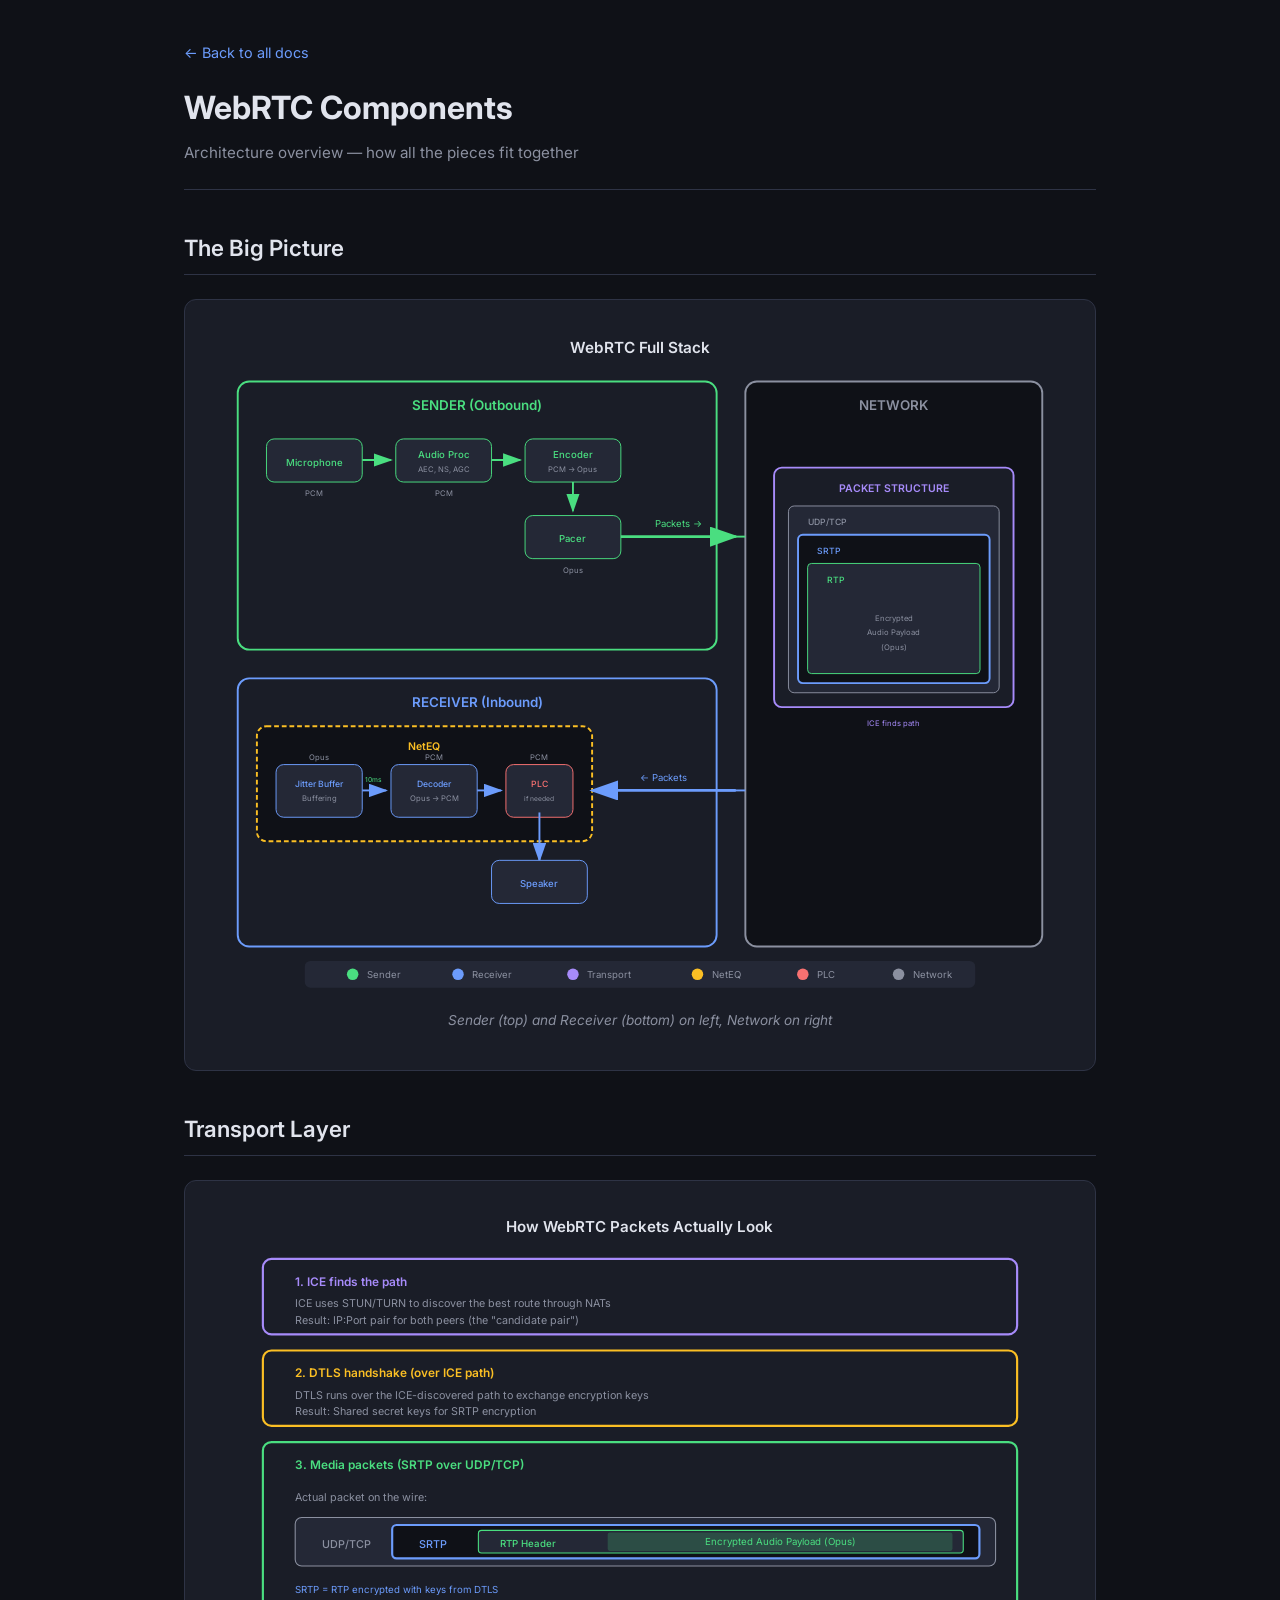
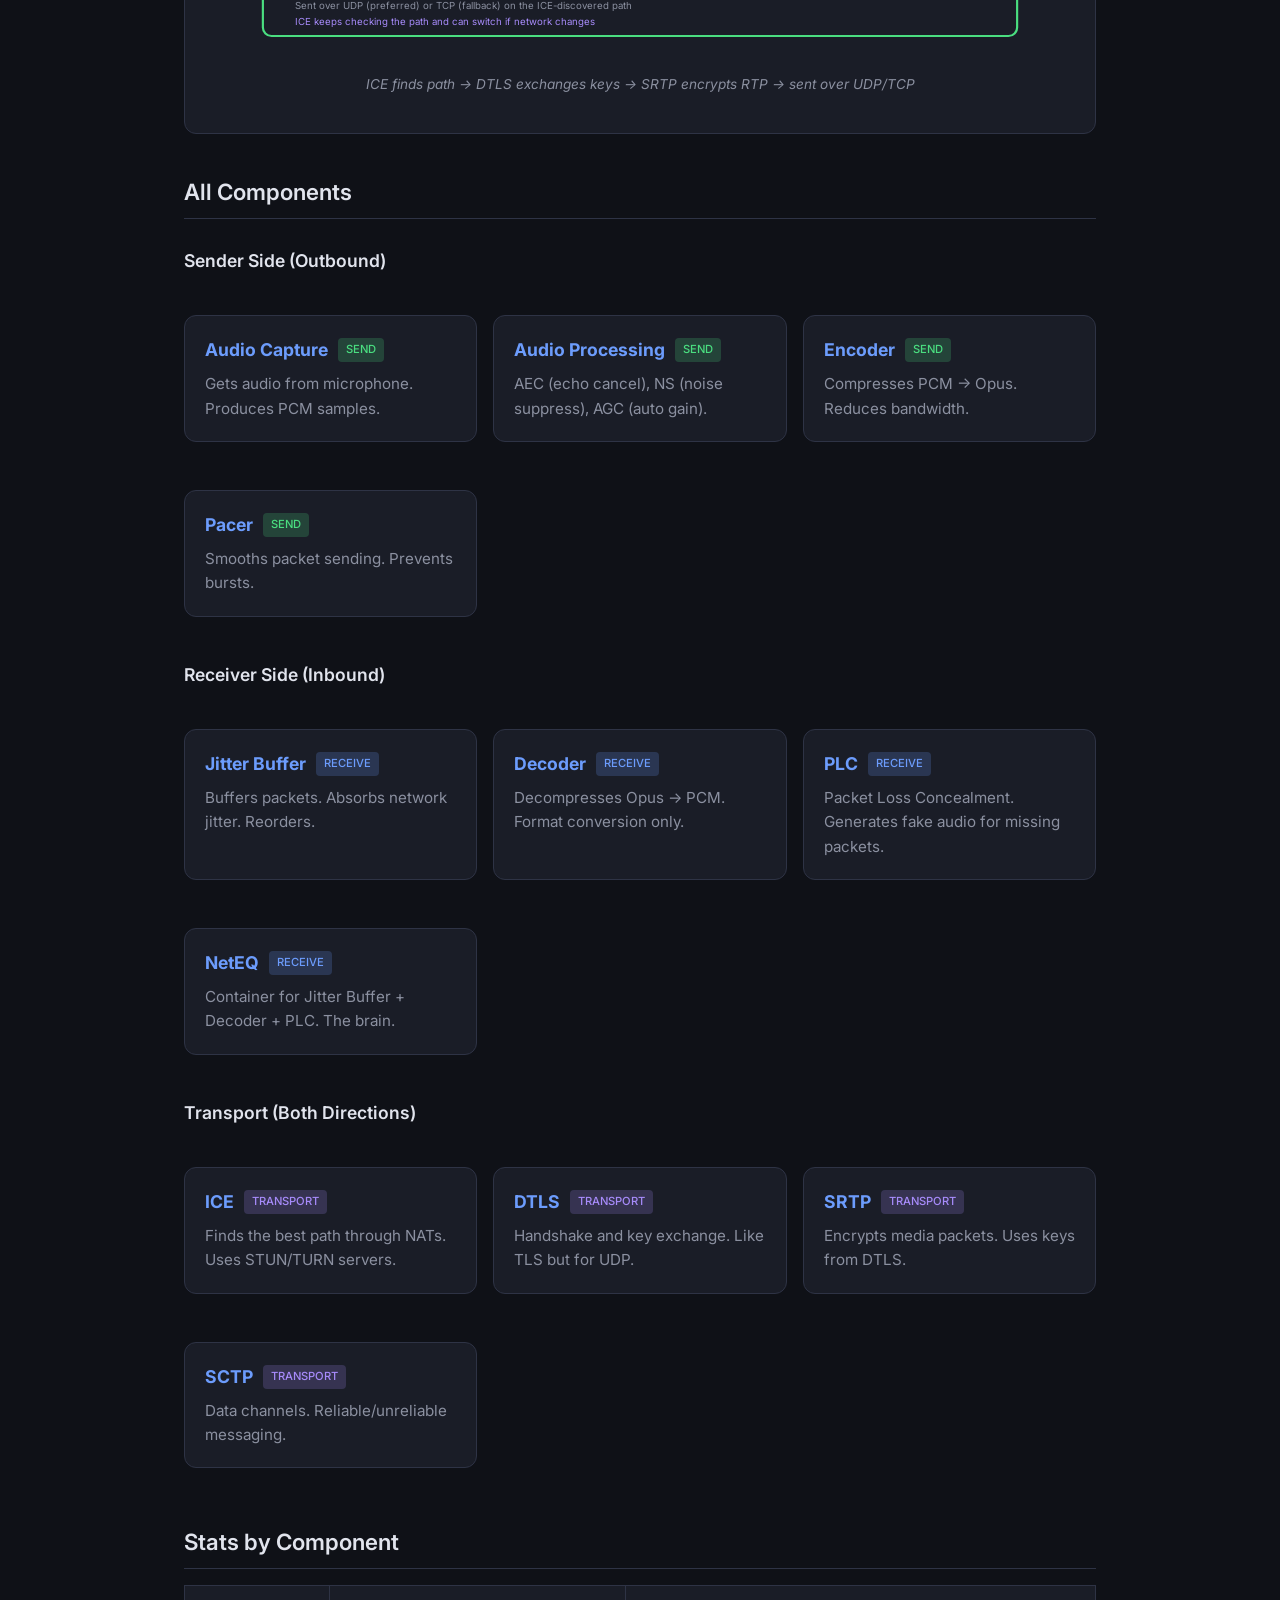
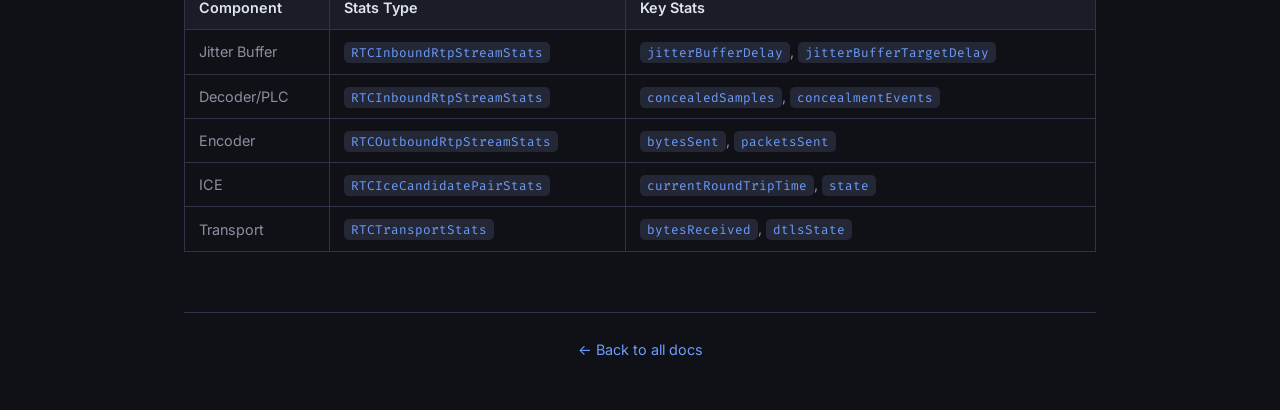
<file: docs/webrtc-components.html>
<!DOCTYPE html>
<html lang="en">
<head>
  <meta charset="UTF-8">
  <meta name="viewport" content="width=device-width, initial-scale=1.0">
  <title>WebRTC Components &mdash; WebRTC Docs</title>
  <link rel="preconnect" href="https://fonts.googleapis.com">
  <link href="https://fonts.googleapis.com/css2?family=Inter:wght@400;600;700&family=Fira+Code:wght@400;500&display=swap" rel="stylesheet">
  <link rel="stylesheet" href="../css/style.css">
  <style>
    .diagram {
      background: var(--surface);
      border: 1px solid var(--border);
      border-radius: var(--radius);
      padding: 24px;
      margin: 24px 0;
      overflow-x: auto;
    }
    .diagram svg {
      display: block;
      margin: 0 auto;
      max-width: 100%;
      height: auto;
    }
    .diagram-caption {
      text-align: center;
      font-size: 0.85rem;
      color: var(--text-muted);
      margin-top: 16px;
      font-style: italic;
    }
    .component-card {
      background: var(--surface);
      border: 1px solid var(--border);
      border-radius: var(--radius);
      padding: 20px;
      margin: 16px 0;
    }
    .component-card h4 {
      color: var(--accent);
      font-size: 1.1rem;
      margin-bottom: 8px;
      display: flex;
      align-items: center;
      gap: 10px;
    }
    .component-card .badge {
      font-size: 0.7rem;
      padding: 3px 8px;
      border-radius: 4px;
      font-weight: 500;
    }
    .badge-send { background: #4ade8033; color: #4ade80; }
    .badge-receive { background: #6c9cfc33; color: #6c9cfc; }
    .badge-both { background: #fbbf2433; color: #fbbf24; }
    .badge-transport { background: #a78bfa33; color: #a78bfa; }
    .component-card p {
      margin: 0;
      color: var(--text-muted);
      font-size: 0.95rem;
    }
    .key-point {
      display: flex;
      align-items: flex-start;
      gap: 12px;
      padding: 16px;
      background: var(--accent-dim);
      border-radius: var(--radius);
      margin: 16px 0;
    }
    .key-point-icon {
      font-size: 1.2rem;
      line-height: 1;
    }
    .key-point p {
      margin: 0;
      color: var(--text);
    }
    .component-grid {
      display: grid;
      grid-template-columns: repeat(auto-fill, minmax(280px, 1fr));
      gap: 16px;
      margin: 24px 0;
    }
    .pcm-visual {
      display: flex;
      align-items: center;
      justify-content: center;
      gap: 40px;
      flex-wrap: wrap;
      padding: 20px;
    }
    .pcm-box {
      text-align: center;
    }
    .pcm-box h5 {
      color: var(--text);
      margin-bottom: 12px;
      font-size: 0.9rem;
    }
  </style>
</head>
<body>

  <div class="container">
    <header class="doc-header">
      <a href="../index.html">&larr; Back to all docs</a>
      <h1>WebRTC Components</h1>
      <p class="subtitle">Architecture overview &mdash; how all the pieces fit together</p>
    </header>

    <article class="doc-content">

      <!-- ============================================ -->
      <!-- SECTION: Big Picture -->
      <!-- ============================================ -->
      <h2>The Big Picture</h2>

      <div class="diagram">
        <svg viewBox="0 0 900 700" xmlns="http://www.w3.org/2000/svg">
          <text x="450" y="30" text-anchor="middle" fill="#e1e4ed" font-size="16" font-weight="600">WebRTC Full Stack</text>
          
          <!-- ==================== -->
          <!-- TOP: SENDER (Outbound) -->
          <!-- ==================== -->
          <rect x="30" y="60" width="500" height="280" rx="12" fill="#1a1d27" stroke="#4ade80" stroke-width="2"/>
          <text x="280" y="90" text-anchor="middle" fill="#4ade80" font-size="14" font-weight="600">SENDER (Outbound)</text>
          
          <!-- Microphone -->
          <rect x="60" y="120" width="100" height="45" rx="8" fill="#242836" stroke="#4ade80"/>
          <text x="110" y="148" text-anchor="middle" fill="#4ade80" font-size="10" font-weight="500">Microphone</text>
          
          <!-- Arrow -->
          <path d="M160 142 L190 142" stroke="#4ade80" stroke-width="2" marker-end="url(#arrow-green)"/>
          
          <!-- Audio Processing -->
          <rect x="195" y="120" width="100" height="45" rx="8" fill="#242836" stroke="#4ade80"/>
          <text x="245" y="140" text-anchor="middle" fill="#4ade80" font-size="10" font-weight="500">Audio Proc</text>
          <text x="245" y="155" text-anchor="middle" fill="#8b90a0" font-size="8">AEC, NS, AGC</text>
          
          <!-- Arrow -->
          <path d="M295 142 L325 142" stroke="#4ade80" stroke-width="2" marker-end="url(#arrow-green)"/>
          
          <!-- Encoder -->
          <rect x="330" y="120" width="100" height="45" rx="8" fill="#242836" stroke="#4ade80"/>
          <text x="380" y="140" text-anchor="middle" fill="#4ade80" font-size="10" font-weight="500">Encoder</text>
          <text x="380" y="155" text-anchor="middle" fill="#8b90a0" font-size="8">PCM → Opus</text>
          
          <!-- Arrow -->
          <path d="M380 165 L380 195" stroke="#4ade80" stroke-width="2" marker-end="url(#arrow-green)"/>
          
          <!-- Pacer -->
          <rect x="330" y="200" width="100" height="45" rx="8" fill="#242836" stroke="#4ade80"/>
          <text x="380" y="228" text-anchor="middle" fill="#4ade80" font-size="10" font-weight="500">Pacer</text>
          
          <!-- Arrow to network -->
          <path d="M430 222 L550 222" stroke="#4ade80" stroke-width="3" marker-end="url(#arrow-green)"/>
          <text x="490" y="212" text-anchor="middle" fill="#4ade80" font-size="10">Packets →</text>
          
          <!-- Data flow labels -->
          <text x="110" y="180" text-anchor="middle" fill="#8b90a0" font-size="8">PCM</text>
          <text x="245" y="180" text-anchor="middle" fill="#8b90a0" font-size="8">PCM</text>
          <text x="380" y="260" text-anchor="middle" fill="#8b90a0" font-size="8">Opus</text>
          
          <!-- ==================== -->
          <!-- BOTTOM: RECEIVER (Inbound) -->
          <!-- ==================== -->
          <rect x="30" y="370" width="500" height="280" rx="12" fill="#1a1d27" stroke="#6c9cfc" stroke-width="2"/>
          <text x="280" y="400" text-anchor="middle" fill="#6c9cfc" font-size="14" font-weight="600">RECEIVER (Inbound)</text>
          
          <!-- NetEQ Container -->
          <rect x="50" y="420" width="350" height="120" rx="10" fill="#0f1117" stroke="#fbbf24" stroke-width="2" stroke-dasharray="5,3"/>
          <text x="225" y="445" text-anchor="middle" fill="#fbbf24" font-size="11" font-weight="600">NetEQ</text>
          
          <!-- Jitter Buffer -->
          <rect x="70" y="460" width="90" height="55" rx="8" fill="#242836" stroke="#6c9cfc"/>
          <text x="115" y="483" text-anchor="middle" fill="#6c9cfc" font-size="9" font-weight="500">Jitter Buffer</text>
          <text x="115" y="498" text-anchor="middle" fill="#8b90a0" font-size="8">Buffering</text>
          
          <!-- Arrow -->
          <path d="M160 487 L185 487" stroke="#6c9cfc" stroke-width="2" marker-end="url(#arrow-blue)"/>
          <text x="172" y="478" text-anchor="middle" fill="#4ade80" font-size="7">10ms</text>
          
          <!-- Decoder -->
          <rect x="190" y="460" width="90" height="55" rx="8" fill="#242836" stroke="#6c9cfc"/>
          <text x="235" y="483" text-anchor="middle" fill="#6c9cfc" font-size="9" font-weight="500">Decoder</text>
          <text x="235" y="498" text-anchor="middle" fill="#8b90a0" font-size="8">Opus → PCM</text>
          
          <!-- Arrow -->
          <path d="M280 487 L305 487" stroke="#6c9cfc" stroke-width="2" marker-end="url(#arrow-blue)"/>
          
          <!-- PLC -->
          <rect x="310" y="460" width="70" height="55" rx="8" fill="#242836" stroke="#f87171"/>
          <text x="345" y="483" text-anchor="middle" fill="#f87171" font-size="9" font-weight="500">PLC</text>
          <text x="345" y="498" text-anchor="middle" fill="#8b90a0" font-size="7">if needed</text>
          
          <!-- Arrow from network to jitter buffer -->
          <path d="M550 487 L400 487" stroke="#6c9cfc" stroke-width="3" marker-end="url(#arrow-blue)"/>
          <text x="475" y="477" text-anchor="middle" fill="#6c9cfc" font-size="10">← Packets</text>
          
          <!-- Arrow from PLC to Speaker -->
          <path d="M345 510 L345 560" stroke="#6c9cfc" stroke-width="2" marker-end="url(#arrow-blue)"/>
          
          <!-- Speaker -->
          <rect x="295" y="560" width="100" height="45" rx="8" fill="#242836" stroke="#6c9cfc"/>
          <text x="345" y="588" text-anchor="middle" fill="#6c9cfc" font-size="10" font-weight="500">Speaker</text>
          
          <!-- Data flow labels -->
          <text x="115" y="455" text-anchor="middle" fill="#8b90a0" font-size="8">Opus</text>
          <text x="235" y="455" text-anchor="middle" fill="#8b90a0" font-size="8">PCM</text>
          <text x="345" y="455" text-anchor="middle" fill="#8b90a0" font-size="8">PCM</text>
          
          <!-- ==================== -->
          <!-- RIGHT: NETWORK -->
          <!-- ==================== -->
          <rect x="560" y="60" width="310" height="590" rx="12" fill="#0f1117" stroke="#8b90a0" stroke-width="2"/>
          <text x="715" y="90" text-anchor="middle" fill="#8b90a0" font-size="14" font-weight="600">NETWORK</text>
          
          <!-- Transport stack - showing actual packet structure -->
          <rect x="590" y="150" width="250" height="250" rx="8" fill="#1a1d27" stroke="#a78bfa" stroke-width="2"/>
          <text x="715" y="175" text-anchor="middle" fill="#a78bfa" font-size="11" font-weight="600">PACKET STRUCTURE</text>
          
          <!-- UDP/TCP (outermost) -->
          <rect x="605" y="190" width="220" height="195" rx="6" fill="#242836" stroke="#8b90a0"/>
          <text x="625" y="210" fill="#8b90a0" font-size="9" font-weight="500">UDP/TCP</text>
          
          <!-- SRTP (encrypted RTP) -->
          <rect x="615" y="220" width="200" height="155" rx="5" fill="#0f1117" stroke="#6c9cfc" stroke-width="2"/>
          <text x="635" y="240" fill="#6c9cfc" font-size="9" font-weight="500">SRTP</text>
          
          <!-- RTP inside -->
          <rect x="625" y="250" width="180" height="115" rx="4" fill="#242836" stroke="#4ade80"/>
          <text x="645" y="270" fill="#4ade80" font-size="9" font-weight="500">RTP</text>
          <text x="715" y="310" text-anchor="middle" fill="#8b90a0" font-size="8">Encrypted</text>
          <text x="715" y="325" text-anchor="middle" fill="#8b90a0" font-size="8">Audio Payload</text>
          <text x="715" y="340" text-anchor="middle" fill="#8b90a0" font-size="8">(Opus)</text>
          
          <!-- Side notes -->
          <text x="715" y="420" text-anchor="middle" fill="#a78bfa" font-size="8">ICE finds path</text>
          
          <!-- Bidirectional arrow between sender/receiver and network -->
          <path d="M530 222 L560 222" stroke="#4ade80" stroke-width="2"/>
          <path d="M530 487 L560 487" stroke="#6c9cfc" stroke-width="2"/>
          
          <!-- Legend at bottom -->
          <rect x="100" y="665" width="700" height="28" rx="6" fill="#242836"/>
          <circle cx="150" cy="679" r="6" fill="#4ade80"/>
          <text x="165" y="683" fill="#8b90a0" font-size="10">Sender</text>
          <circle cx="260" cy="679" r="6" fill="#6c9cfc"/>
          <text x="275" y="683" fill="#8b90a0" font-size="10">Receiver</text>
          <circle cx="380" cy="679" r="6" fill="#a78bfa"/>
          <text x="395" y="683" fill="#8b90a0" font-size="10">Transport</text>
          <circle cx="510" cy="679" r="6" fill="#fbbf24"/>
          <text x="525" y="683" fill="#8b90a0" font-size="10">NetEQ</text>
          <circle cx="620" cy="679" r="6" fill="#f87171"/>
          <text x="635" y="683" fill="#8b90a0" font-size="10">PLC</text>
          <circle cx="720" cy="679" r="6" fill="#8b90a0"/>
          <text x="735" y="683" fill="#8b90a0" font-size="10">Network</text>
          
          <!-- Arrow markers -->
          <defs>
            <marker id="arrow-green" markerWidth="10" markerHeight="7" refX="9" refY="3.5" orient="auto">
              <polygon points="0 0, 10 3.5, 0 7" fill="#4ade80"/>
            </marker>
            <marker id="arrow-blue" markerWidth="10" markerHeight="7" refX="9" refY="3.5" orient="auto">
              <polygon points="0 0, 10 3.5, 0 7" fill="#6c9cfc"/>
            </marker>
          </defs>
        </svg>
        <p class="diagram-caption">Sender (top) and Receiver (bottom) on left, Network on right</p>
      </div>

      <!-- ============================================ -->
      <!-- SECTION: Transport Layer -->
      <!-- ============================================ -->
      <h2>Transport Layer</h2>

      <div class="diagram">
        <svg viewBox="0 0 800 420" xmlns="http://www.w3.org/2000/svg">
          <text x="400" y="25" text-anchor="middle" fill="#e1e4ed" font-size="14" font-weight="600">How WebRTC Packets Actually Look</text>
          
          <!-- Step 1: ICE finds path -->
          <rect x="50" y="50" width="700" height="70" rx="8" fill="#1a1d27" stroke="#a78bfa" stroke-width="2"/>
          <text x="80" y="75" fill="#a78bfa" font-size="11" font-weight="600">1. ICE finds the path</text>
          <text x="80" y="95" fill="#8b90a0" font-size="10">ICE uses STUN/TURN to discover the best route through NATs</text>
          <text x="80" y="110" fill="#8b90a0" font-size="10">Result: IP:Port pair for both peers (the "candidate pair")</text>
          
          <!-- Step 2: DTLS handshake -->
          <rect x="50" y="135" width="700" height="70" rx="8" fill="#1a1d27" stroke="#fbbf24" stroke-width="2"/>
          <text x="80" y="160" fill="#fbbf24" font-size="11" font-weight="600">2. DTLS handshake (over ICE path)</text>
          <text x="80" y="180" fill="#8b90a0" font-size="10">DTLS runs over the ICE-discovered path to exchange encryption keys</text>
          <text x="80" y="195" fill="#8b90a0" font-size="10">Result: Shared secret keys for SRTP encryption</text>
          
          <!-- Step 3: Actual packet structure -->
          <rect x="50" y="220" width="700" height="180" rx="8" fill="#1a1d27" stroke="#4ade80" stroke-width="2"/>
          <text x="80" y="245" fill="#4ade80" font-size="11" font-weight="600">3. Media packets (SRTP over UDP/TCP)</text>
          
          <!-- Packet visualization -->
          <text x="80" y="275" fill="#8b90a0" font-size="10">Actual packet on the wire:</text>
          
          <!-- UDP/TCP layer -->
          <rect x="80" y="290" width="650" height="45" rx="6" fill="#242836" stroke="#8b90a0" stroke-width="1"/>
          <text x="105" y="318" fill="#8b90a0" font-size="10" font-weight="500">UDP/TCP</text>
          
          <!-- SRTP layer inside -->
          <rect x="170" y="297" width="545" height="31" rx="4" fill="#0f1117" stroke="#6c9cfc" stroke-width="2"/>
          <text x="195" y="318" fill="#6c9cfc" font-size="10" font-weight="500">SRTP</text>
          
          <!-- RTP inside SRTP -->
          <rect x="250" y="302" width="450" height="21" rx="3" fill="#242836" stroke="#4ade80" stroke-width="1"/>
          <text x="270" y="317" fill="#4ade80" font-size="9" font-weight="500">RTP Header</text>
          <rect x="370" y="304" width="320" height="17" rx="2" fill="#4ade8033"/>
          <text x="530" y="316" text-anchor="middle" fill="#4ade80" font-size="9">Encrypted Audio Payload (Opus)</text>
          
          <!-- Labels -->
          <text x="80" y="360" fill="#6c9cfc" font-size="9">SRTP = RTP encrypted with keys from DTLS</text>
          <text x="80" y="375" fill="#8b90a0" font-size="9">Sent over UDP (preferred) or TCP (fallback) on the ICE-discovered path</text>
          <text x="80" y="390" fill="#a78bfa" font-size="9">ICE keeps checking the path and can switch if network changes</text>
        </svg>
        <p class="diagram-caption">ICE finds path → DTLS exchanges keys → SRTP encrypts RTP → sent over UDP/TCP</p>
      </div>

      <!-- ============================================ -->
      <!-- SECTION: All Components -->
      <!-- ============================================ -->
      <h2>All Components</h2>

      <h3>Sender Side (Outbound)</h3>
      <div class="component-grid">
        <div class="component-card">
          <h4>Audio Capture <span class="badge badge-send">SEND</span></h4>
          <p>Gets audio from microphone. Produces PCM samples.</p>
        </div>
        <div class="component-card">
          <h4>Audio Processing <span class="badge badge-send">SEND</span></h4>
          <p>AEC (echo cancel), NS (noise suppress), AGC (auto gain).</p>
        </div>
        <div class="component-card">
          <h4>Encoder <span class="badge badge-send">SEND</span></h4>
          <p>Compresses PCM → Opus. Reduces bandwidth.</p>
        </div>
        <div class="component-card">
          <h4>Pacer <span class="badge badge-send">SEND</span></h4>
          <p>Smooths packet sending. Prevents bursts.</p>
        </div>
      </div>

      <h3>Receiver Side (Inbound)</h3>
      <div class="component-grid">
        <div class="component-card">
          <h4>Jitter Buffer <span class="badge badge-receive">RECEIVE</span></h4>
          <p>Buffers packets. Absorbs network jitter. Reorders.</p>
        </div>
        <div class="component-card">
          <h4>Decoder <span class="badge badge-receive">RECEIVE</span></h4>
          <p>Decompresses Opus → PCM. Format conversion only.</p>
        </div>
        <div class="component-card">
          <h4>PLC <span class="badge badge-receive">RECEIVE</span></h4>
          <p>Packet Loss Concealment. Generates fake audio for missing packets.</p>
        </div>
        <div class="component-card">
          <h4>NetEQ <span class="badge badge-receive">RECEIVE</span></h4>
          <p>Container for Jitter Buffer + Decoder + PLC. The brain.</p>
        </div>
      </div>

      <h3>Transport (Both Directions)</h3>
      <div class="component-grid">
        <div class="component-card">
          <h4>ICE <span class="badge badge-transport">TRANSPORT</span></h4>
          <p>Finds the best path through NATs. Uses STUN/TURN servers.</p>
        </div>
        <div class="component-card">
          <h4>DTLS <span class="badge badge-transport">TRANSPORT</span></h4>
          <p>Handshake and key exchange. Like TLS but for UDP.</p>
        </div>
        <div class="component-card">
          <h4>SRTP <span class="badge badge-transport">TRANSPORT</span></h4>
          <p>Encrypts media packets. Uses keys from DTLS.</p>
        </div>
        <div class="component-card">
          <h4>SCTP <span class="badge badge-transport">TRANSPORT</span></h4>
          <p>Data channels. Reliable/unreliable messaging.</p>
        </div>
      </div>

      <!-- ============================================ -->
      <!-- SECTION: Stats by Component -->
      <!-- ============================================ -->
      <h2>Stats by Component</h2>

      <table>
        <thead>
          <tr>
            <th>Component</th>
            <th>Stats Type</th>
            <th>Key Stats</th>
          </tr>
        </thead>
        <tbody>
          <tr>
            <td>Jitter Buffer</td>
            <td><code>RTCInboundRtpStreamStats</code></td>
            <td><code>jitterBufferDelay</code>, <code>jitterBufferTargetDelay</code></td>
          </tr>
          <tr>
            <td>Decoder/PLC</td>
            <td><code>RTCInboundRtpStreamStats</code></td>
            <td><code>concealedSamples</code>, <code>concealmentEvents</code></td>
          </tr>
          <tr>
            <td>Encoder</td>
            <td><code>RTCOutboundRtpStreamStats</code></td>
            <td><code>bytesSent</code>, <code>packetsSent</code></td>
          </tr>
          <tr>
            <td>ICE</td>
            <td><code>RTCIceCandidatePairStats</code></td>
            <td><code>currentRoundTripTime</code>, <code>state</code></td>
          </tr>
          <tr>
            <td>Transport</td>
            <td><code>RTCTransportStats</code></td>
            <td><code>bytesReceived</code>, <code>dtlsState</code></td>
          </tr>
        </tbody>
      </table>

    </article>

    <footer class="doc-footer">
      <a href="../index.html">&larr; Back to all docs</a>
    </footer>
  </div>

</body>
</html>
</file>
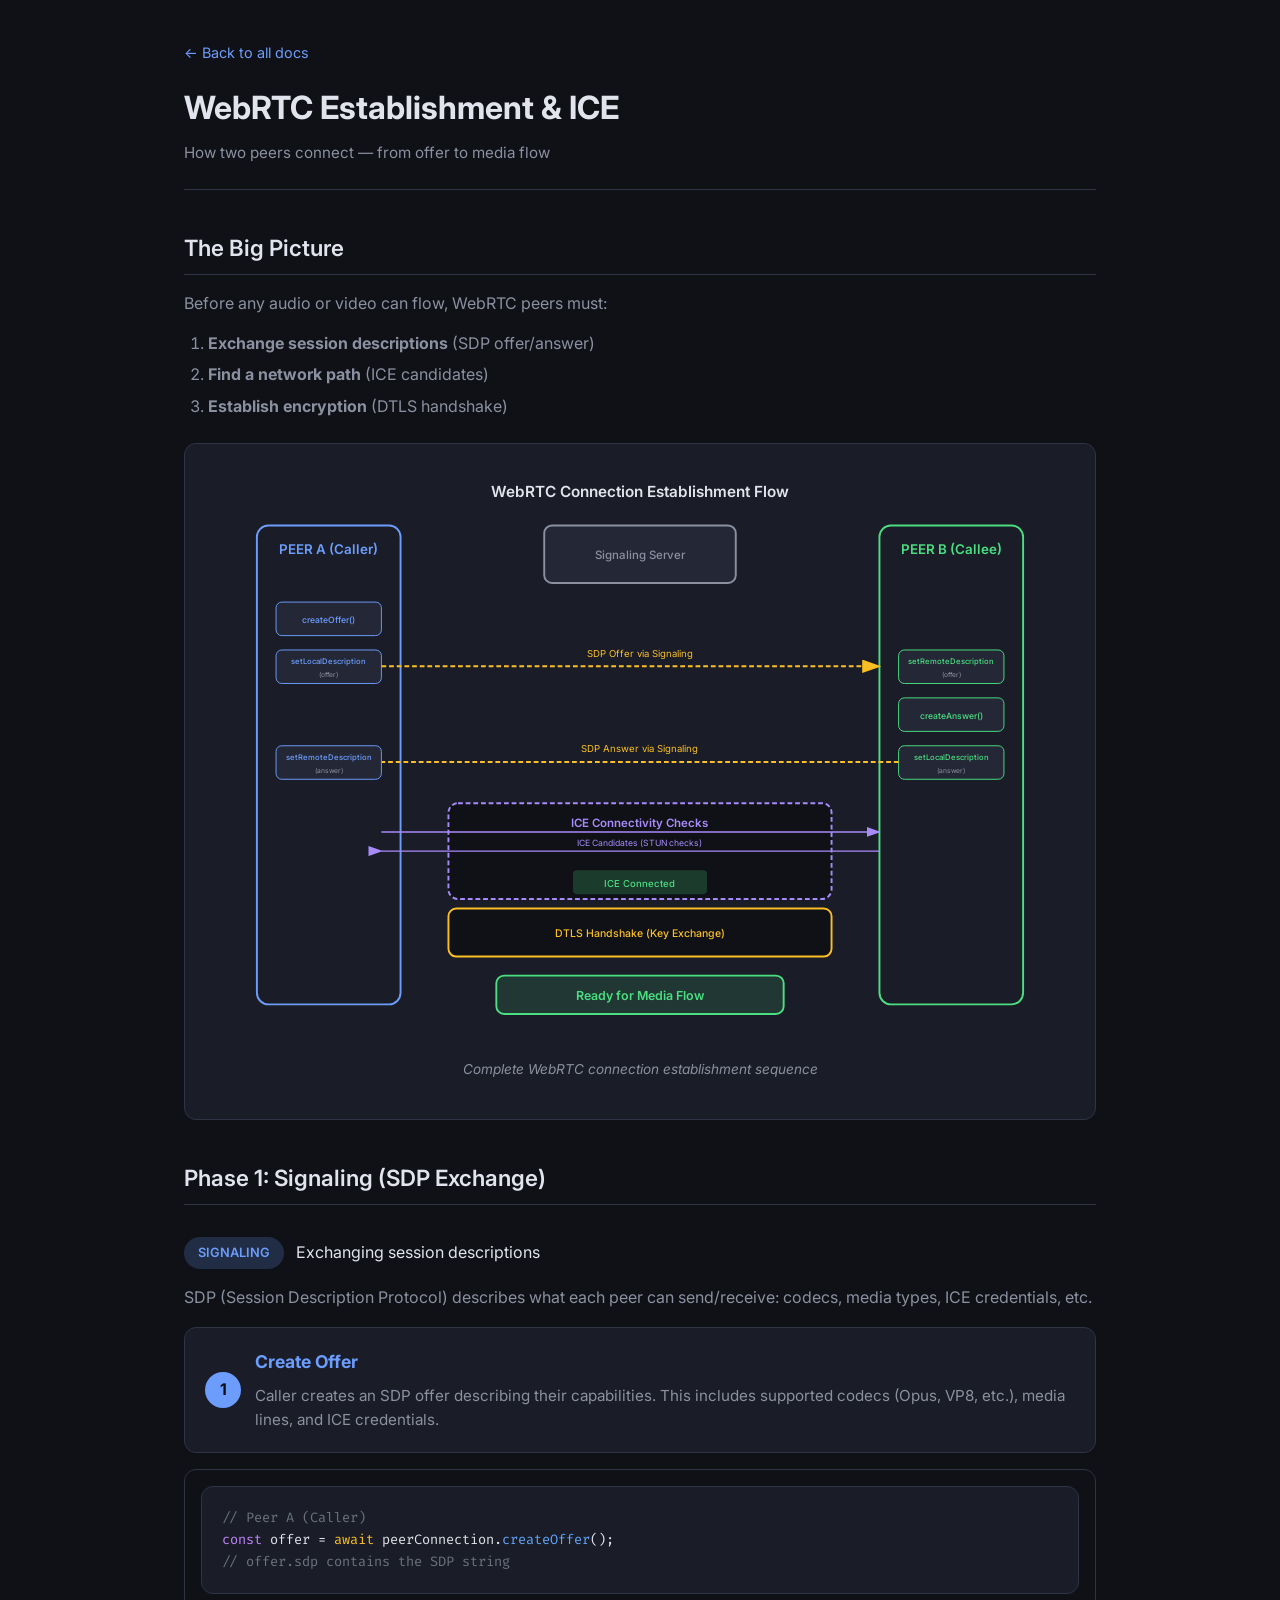
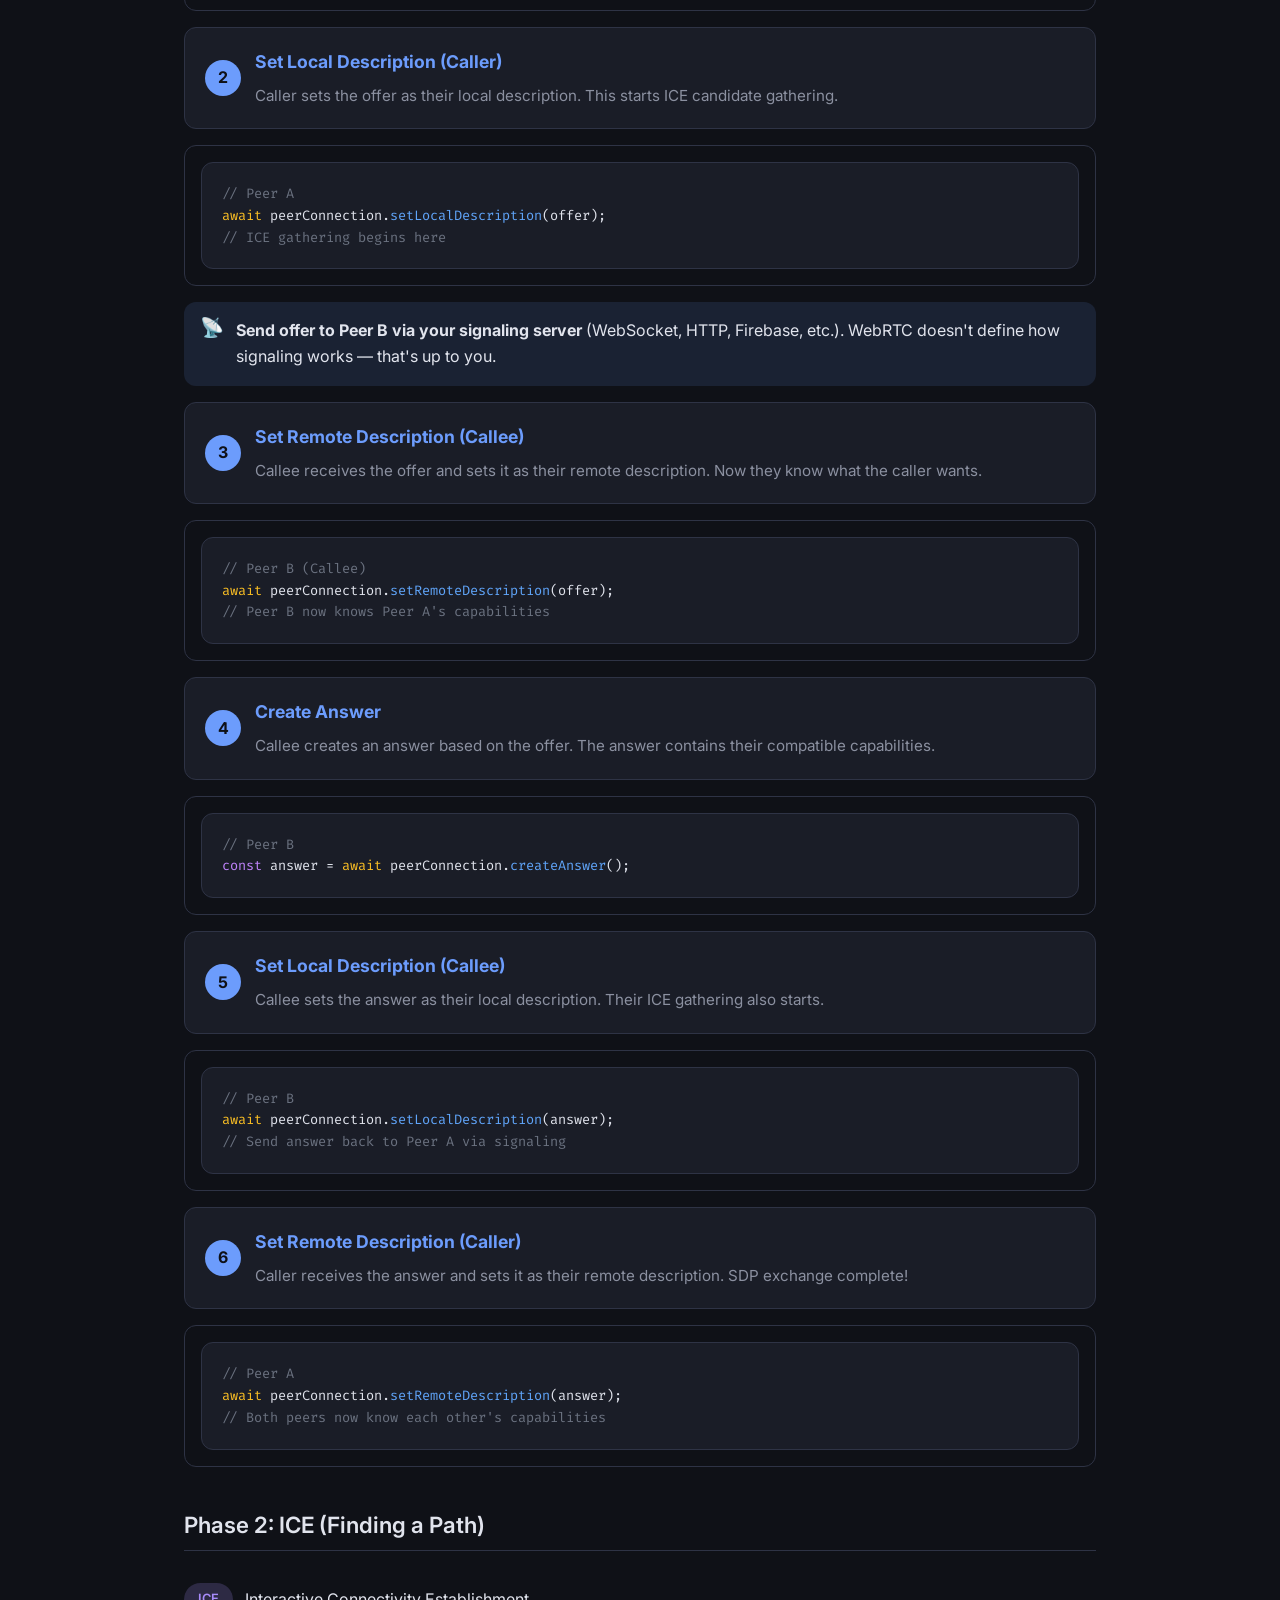
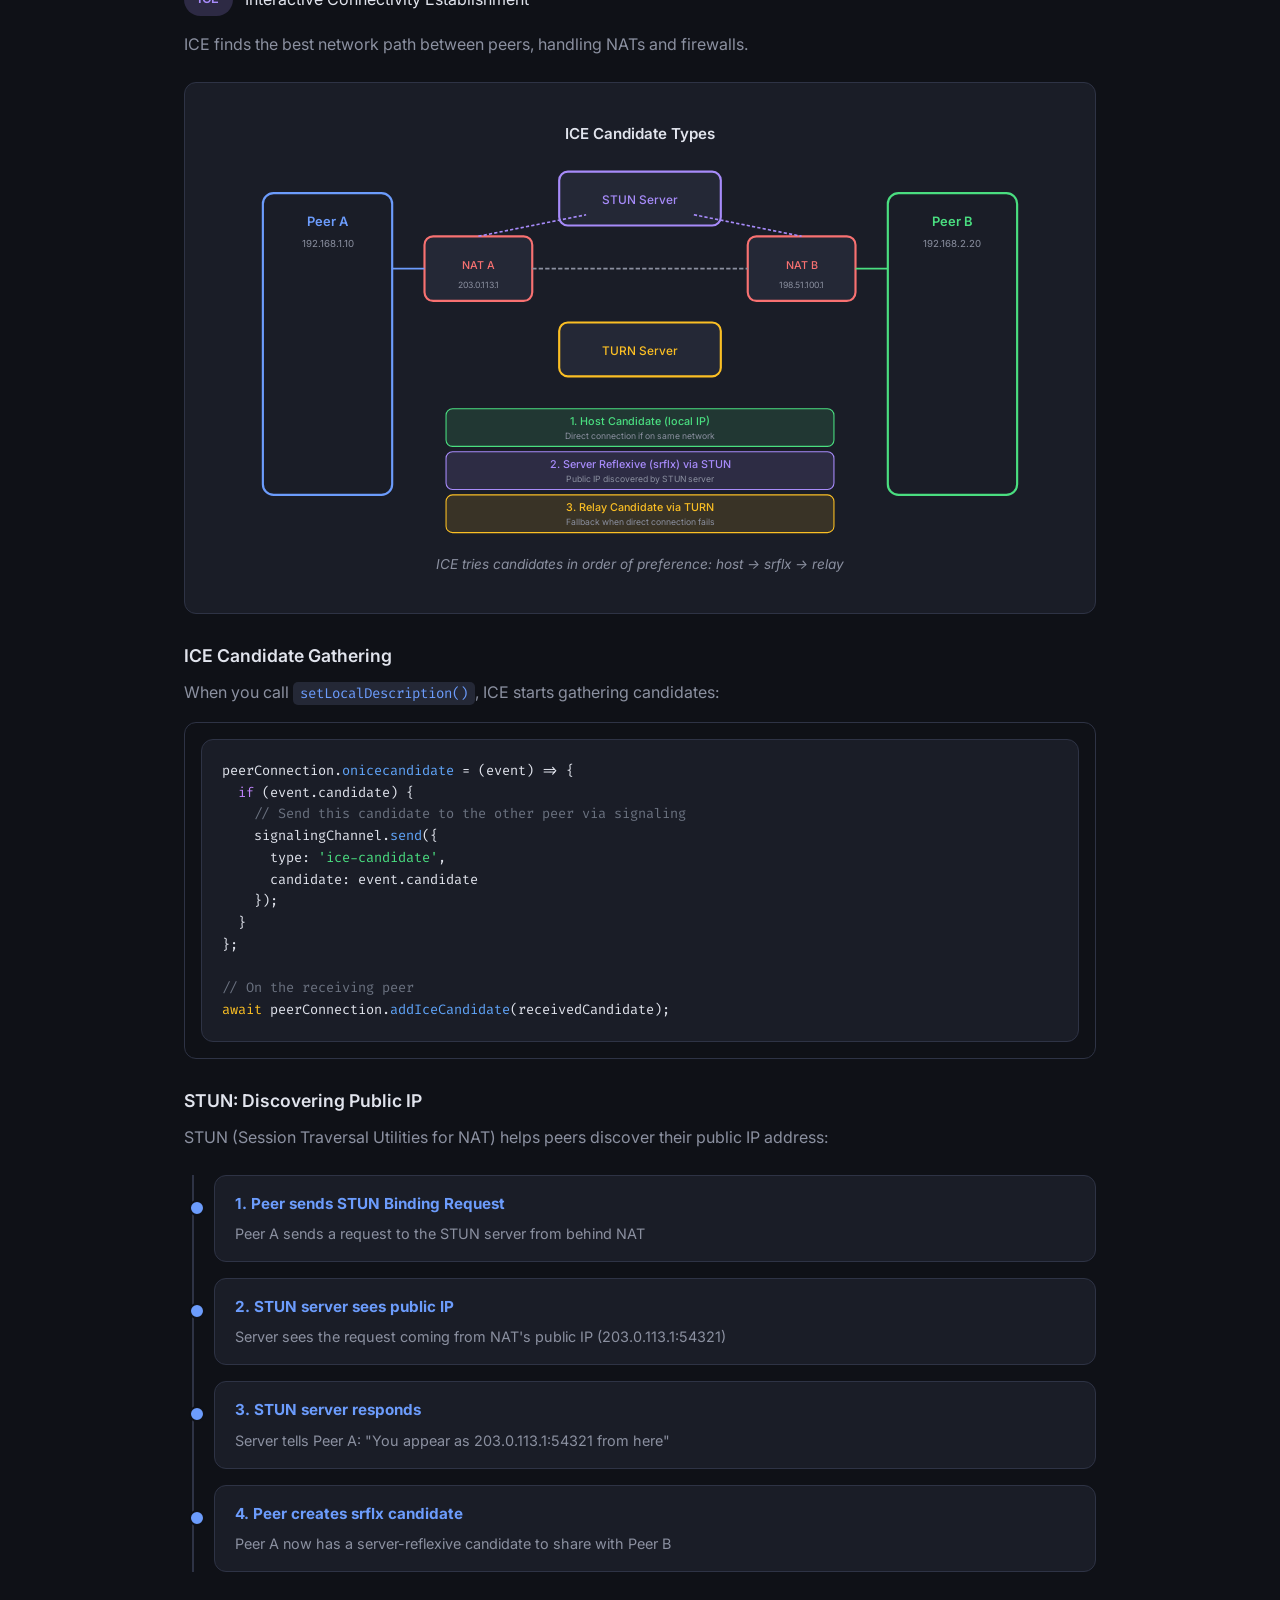
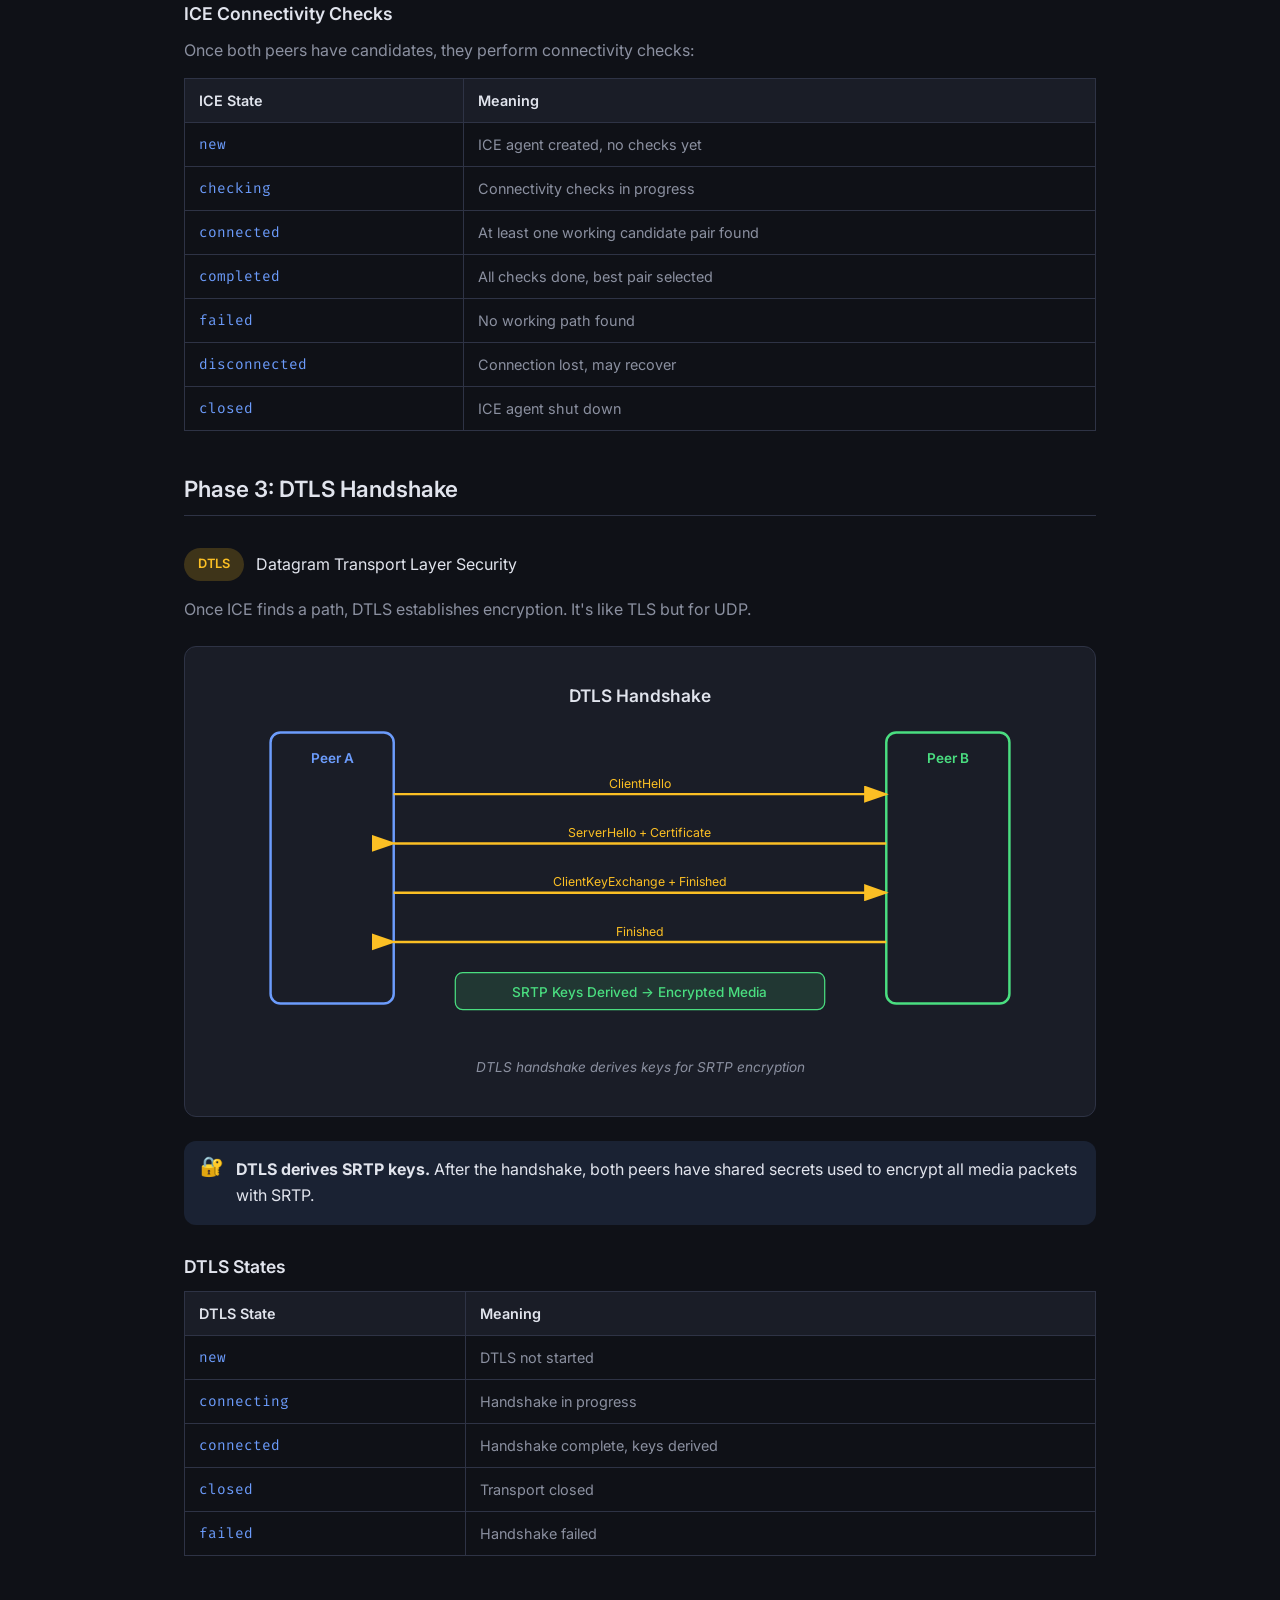
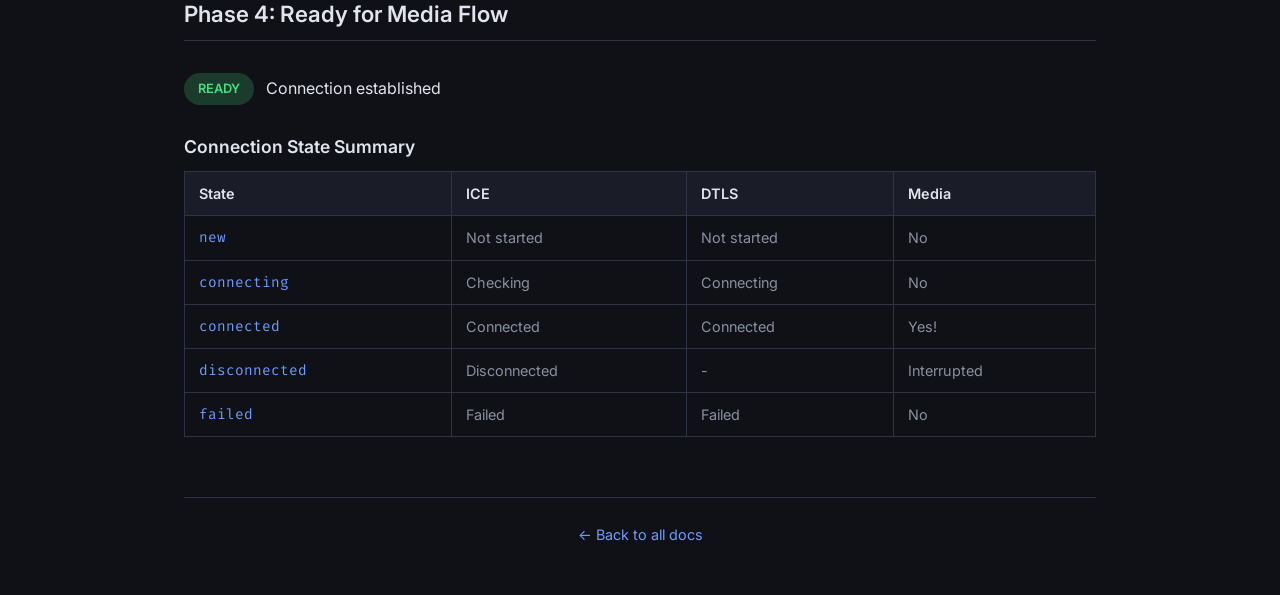
<file: docs/webrtc-establishment.html>
<!DOCTYPE html>
<html lang="en">
<head>
  <meta charset="UTF-8">
  <meta name="viewport" content="width=device-width, initial-scale=1.0">
  <title>WebRTC Establishment &amp; ICE &mdash; WebRTC Docs</title>
  <link rel="preconnect" href="https://fonts.googleapis.com">
  <link href="https://fonts.googleapis.com/css2?family=Inter:wght@400;600;700&family=Fira+Code:wght@400;500&display=swap" rel="stylesheet">
  <link rel="stylesheet" href="../css/style.css">
  <style>
    .diagram {
      background: var(--surface);
      border: 1px solid var(--border);
      border-radius: var(--radius);
      padding: 24px;
      margin: 24px 0;
      overflow-x: auto;
    }
    .diagram svg {
      display: block;
      margin: 0 auto;
      max-width: 100%;
      height: auto;
    }
    .diagram-caption {
      text-align: center;
      font-size: 0.85rem;
      color: var(--text-muted);
      margin-top: 16px;
      font-style: italic;
    }
    .step-card {
      background: var(--surface);
      border: 1px solid var(--border);
      border-radius: var(--radius);
      padding: 20px;
      margin: 16px 0;
      position: relative;
      padding-left: 70px;
    }
    .step-card::before {
      content: attr(data-step);
      position: absolute;
      left: 20px;
      top: 50%;
      transform: translateY(-50%);
      width: 36px;
      height: 36px;
      background: var(--accent);
      color: var(--bg);
      border-radius: 50%;
      display: flex;
      align-items: center;
      justify-content: center;
      font-weight: 700;
      font-size: 1rem;
    }
    .step-card h4 {
      color: var(--accent);
      font-size: 1.1rem;
      margin-bottom: 8px;
    }
    .step-card p {
      margin: 0;
      color: var(--text-muted);
      font-size: 0.95rem;
    }
    .step-card code {
      background: var(--accent-dim);
      padding: 2px 6px;
      border-radius: 4px;
      font-size: 0.85rem;
    }
    .phase-header {
      display: flex;
      align-items: center;
      gap: 12px;
      margin: 32px 0 16px 0;
    }
    .phase-badge {
      padding: 6px 14px;
      border-radius: 20px;
      font-size: 0.8rem;
      font-weight: 600;
      text-transform: uppercase;
    }
    .phase-signaling { background: #6c9cfc33; color: #6c9cfc; }
    .phase-ice { background: #a78bfa33; color: #a78bfa; }
    .phase-dtls { background: #fbbf2433; color: #fbbf24; }
    .phase-ready { background: #4ade8033; color: #4ade80; }
    .key-point {
      display: flex;
      align-items: flex-start;
      gap: 12px;
      padding: 16px;
      background: var(--accent-dim);
      border-radius: var(--radius);
      margin: 16px 0;
    }
    .key-point-icon {
      font-size: 1.2rem;
      line-height: 1;
    }
    .key-point p {
      margin: 0;
      color: var(--text);
    }
    .timeline {
      position: relative;
      padding-left: 30px;
      margin: 24px 0;
    }
    .timeline::before {
      content: '';
      position: absolute;
      left: 8px;
      top: 0;
      bottom: 0;
      width: 2px;
      background: var(--border);
    }
    .timeline-item {
      position: relative;
      padding: 16px 20px;
      background: var(--surface);
      border: 1px solid var(--border);
      border-radius: var(--radius);
      margin-bottom: 16px;
    }
    .timeline-item::before {
      content: '';
      position: absolute;
      left: -26px;
      top: 24px;
      width: 12px;
      height: 12px;
      background: var(--accent);
      border-radius: 50%;
      border: 2px solid var(--bg);
    }
    .timeline-item h5 {
      color: var(--accent);
      margin-bottom: 6px;
      font-size: 0.95rem;
    }
    .timeline-item p {
      margin: 0;
      color: var(--text-muted);
      font-size: 0.9rem;
    }
    .code-block {
      background: #0f1117;
      border: 1px solid var(--border);
      border-radius: var(--radius);
      padding: 16px;
      margin: 16px 0;
      overflow-x: auto;
    }
    .code-block pre {
      margin: 0;
      font-family: 'Fira Code', monospace;
      font-size: 0.85rem;
      color: var(--text);
    }
    .code-block .comment { color: #6b7280; }
    .code-block .keyword { color: #c084fc; }
    .code-block .function { color: #60a5fa; }
    .code-block .string { color: #4ade80; }
    .code-block .await { color: #fbbf24; }
    .state-table {
      width: 100%;
      margin: 16px 0;
    }
    .state-table td:first-child {
      font-family: 'Fira Code', monospace;
      color: var(--accent);
    }
  </style>
</head>
<body>

  <div class="container">
    <header class="doc-header">
      <a href="../index.html">&larr; Back to all docs</a>
      <h1>WebRTC Establishment &amp; ICE</h1>
      <p class="subtitle">How two peers connect &mdash; from offer to media flow</p>
    </header>

    <article class="doc-content">

      <!-- ============================================ -->
      <!-- SECTION: Overview -->
      <!-- ============================================ -->
      <h2>The Big Picture</h2>

      <p>Before any audio or video can flow, WebRTC peers must:</p>
      <ol>
        <li><strong>Exchange session descriptions</strong> (SDP offer/answer)</li>
        <li><strong>Find a network path</strong> (ICE candidates)</li>
        <li><strong>Establish encryption</strong> (DTLS handshake)</li>
      </ol>

      <div class="diagram">
        <svg viewBox="0 0 900 600" xmlns="http://www.w3.org/2000/svg">
          <text x="450" y="30" text-anchor="middle" fill="#e1e4ed" font-size="16" font-weight="600">WebRTC Connection Establishment Flow</text>
          
          <!-- Peer A -->
          <rect x="50" y="60" width="150" height="500" rx="12" fill="#1a1d27" stroke="#6c9cfc" stroke-width="2"/>
          <text x="125" y="90" text-anchor="middle" fill="#6c9cfc" font-size="14" font-weight="600">PEER A (Caller)</text>
          
          <!-- Peer B -->
          <rect x="700" y="60" width="150" height="500" rx="12" fill="#1a1d27" stroke="#4ade80" stroke-width="2"/>
          <text x="775" y="90" text-anchor="middle" fill="#4ade80" font-size="14" font-weight="600">PEER B (Callee)</text>
          
          <!-- Signaling Server -->
          <rect x="350" y="60" width="200" height="60" rx="8" fill="#242836" stroke="#8b90a0" stroke-width="2"/>
          <text x="450" y="95" text-anchor="middle" fill="#8b90a0" font-size="12" font-weight="500">Signaling Server</text>
          
          <!-- Step 1: Create Offer -->
          <rect x="70" y="140" width="110" height="35" rx="6" fill="#242836" stroke="#6c9cfc"/>
          <text x="125" y="162" text-anchor="middle" fill="#6c9cfc" font-size="9" font-weight="500">createOffer()</text>
          
          <!-- Step 2: Set Local Description -->
          <rect x="70" y="190" width="110" height="35" rx="6" fill="#242836" stroke="#6c9cfc"/>
          <text x="125" y="205" text-anchor="middle" fill="#6c9cfc" font-size="8" font-weight="500">setLocalDescription</text>
          <text x="125" y="218" text-anchor="middle" fill="#8b90a0" font-size="7">(offer)</text>
          
          <!-- Arrow: Send Offer -->
          <path d="M180 207 L700 207" stroke="#fbbf24" stroke-width="2" stroke-dasharray="5,3" marker-end="url(#arrow-yellow)"/>
          <text x="450" y="197" text-anchor="middle" fill="#fbbf24" font-size="10">SDP Offer via Signaling</text>
          
          <!-- Step 3: Set Remote Description (B) -->
          <rect x="720" y="190" width="110" height="35" rx="6" fill="#242836" stroke="#4ade80"/>
          <text x="775" y="205" text-anchor="middle" fill="#4ade80" font-size="8" font-weight="500">setRemoteDescription</text>
          <text x="775" y="218" text-anchor="middle" fill="#8b90a0" font-size="7">(offer)</text>
          
          <!-- Step 4: Create Answer -->
          <rect x="720" y="240" width="110" height="35" rx="6" fill="#242836" stroke="#4ade80"/>
          <text x="775" y="262" text-anchor="middle" fill="#4ade80" font-size="9" font-weight="500">createAnswer()</text>
          
          <!-- Step 5: Set Local Description (B) -->
          <rect x="720" y="290" width="110" height="35" rx="6" fill="#242836" stroke="#4ade80"/>
          <text x="775" y="305" text-anchor="middle" fill="#4ade80" font-size="8" font-weight="500">setLocalDescription</text>
          <text x="775" y="318" text-anchor="middle" fill="#8b90a0" font-size="7">(answer)</text>
          
          <!-- Arrow: Send Answer -->
          <path d="M720 307 L180 307" stroke="#fbbf24" stroke-width="2" stroke-dasharray="5,3" marker-end="url(#arrow-yellow-left)"/>
          <text x="450" y="297" text-anchor="middle" fill="#fbbf24" font-size="10">SDP Answer via Signaling</text>
          
          <!-- Step 6: Set Remote Description (A) -->
          <rect x="70" y="290" width="110" height="35" rx="6" fill="#242836" stroke="#6c9cfc"/>
          <text x="125" y="305" text-anchor="middle" fill="#6c9cfc" font-size="8" font-weight="500">setRemoteDescription</text>
          <text x="125" y="318" text-anchor="middle" fill="#8b90a0" font-size="7">(answer)</text>
          
          <!-- ICE Phase -->
          <rect x="250" y="350" width="400" height="100" rx="10" fill="#0f1117" stroke="#a78bfa" stroke-width="2" stroke-dasharray="5,3"/>
          <text x="450" y="375" text-anchor="middle" fill="#a78bfa" font-size="12" font-weight="600">ICE Connectivity Checks</text>
          
          <!-- ICE Candidates exchange -->
          <path d="M180 380 L700 380" stroke="#a78bfa" stroke-width="1.5" marker-end="url(#arrow-purple)"/>
          <path d="M700 400 L180 400" stroke="#a78bfa" stroke-width="1.5" marker-end="url(#arrow-purple-left)"/>
          <text x="450" y="395" text-anchor="middle" fill="#a78bfa" font-size="9">ICE Candidates (STUN checks)</text>
          
          <!-- ICE Connected -->
          <rect x="380" y="420" width="140" height="25" rx="4" fill="#4ade8033"/>
          <text x="450" y="437" text-anchor="middle" fill="#4ade80" font-size="10" font-weight="500">ICE Connected</text>
          
          <!-- DTLS Phase -->
          <rect x="250" y="460" width="400" height="50" rx="8" fill="#0f1117" stroke="#fbbf24" stroke-width="2"/>
          <text x="450" y="490" text-anchor="middle" fill="#fbbf24" font-size="11" font-weight="500">DTLS Handshake (Key Exchange)</text>
          
          <!-- Ready -->
          <rect x="300" y="530" width="300" height="40" rx="8" fill="#4ade8022" stroke="#4ade80" stroke-width="2"/>
          <text x="450" y="555" text-anchor="middle" fill="#4ade80" font-size="13" font-weight="600">Ready for Media Flow</text>
          
          <!-- Arrow markers -->
          <defs>
            <marker id="arrow-yellow" markerWidth="10" markerHeight="7" refX="9" refY="3.5" orient="auto">
              <polygon points="0 0, 10 3.5, 0 7" fill="#fbbf24"/>
            </marker>
            <marker id="arrow-yellow-left" markerWidth="10" markerHeight="7" refX="1" refY="3.5" orient="auto">
              <polygon points="10 0, 0 3.5, 10 7" fill="#fbbf24"/>
            </marker>
            <marker id="arrow-purple" markerWidth="10" markerHeight="7" refX="9" refY="3.5" orient="auto">
              <polygon points="0 0, 10 3.5, 0 7" fill="#a78bfa"/>
            </marker>
            <marker id="arrow-purple-left" markerWidth="10" markerHeight="7" refX="1" refY="3.5" orient="auto">
              <polygon points="10 0, 0 3.5, 10 7" fill="#a78bfa"/>
            </marker>
          </defs>
        </svg>
        <p class="diagram-caption">Complete WebRTC connection establishment sequence</p>
      </div>

      <!-- ============================================ -->
      <!-- SECTION: Signaling Phase -->
      <!-- ============================================ -->
      <h2>Phase 1: Signaling (SDP Exchange)</h2>

      <div class="phase-header">
        <span class="phase-badge phase-signaling">Signaling</span>
        <span>Exchanging session descriptions</span>
      </div>

      <p>SDP (Session Description Protocol) describes what each peer can send/receive: codecs, media types, ICE credentials, etc.</p>

      <div class="step-card" data-step="1">
        <h4>Create Offer</h4>
        <p>Caller creates an SDP offer describing their capabilities. This includes supported codecs (Opus, VP8, etc.), media lines, and ICE credentials.</p>
      </div>

      <div class="code-block">
<pre><span class="comment">// Peer A (Caller)</span>
<span class="keyword">const</span> offer = <span class="await">await</span> peerConnection.<span class="function">createOffer</span>();
<span class="comment">// offer.sdp contains the SDP string</span></pre>
      </div>

      <div class="step-card" data-step="2">
        <h4>Set Local Description (Caller)</h4>
        <p>Caller sets the offer as their local description. This starts ICE candidate gathering.</p>
      </div>

      <div class="code-block">
<pre><span class="comment">// Peer A</span>
<span class="await">await</span> peerConnection.<span class="function">setLocalDescription</span>(offer);
<span class="comment">// ICE gathering begins here</span></pre>
      </div>

      <div class="key-point">
        <span class="key-point-icon">📡</span>
        <p><strong>Send offer to Peer B via your signaling server</strong> (WebSocket, HTTP, Firebase, etc.). WebRTC doesn't define how signaling works &mdash; that's up to you.</p>
      </div>

      <div class="step-card" data-step="3">
        <h4>Set Remote Description (Callee)</h4>
        <p>Callee receives the offer and sets it as their remote description. Now they know what the caller wants.</p>
      </div>

      <div class="code-block">
<pre><span class="comment">// Peer B (Callee)</span>
<span class="await">await</span> peerConnection.<span class="function">setRemoteDescription</span>(offer);
<span class="comment">// Peer B now knows Peer A's capabilities</span></pre>
      </div>

      <div class="step-card" data-step="4">
        <h4>Create Answer</h4>
        <p>Callee creates an answer based on the offer. The answer contains their compatible capabilities.</p>
      </div>

      <div class="code-block">
<pre><span class="comment">// Peer B</span>
<span class="keyword">const</span> answer = <span class="await">await</span> peerConnection.<span class="function">createAnswer</span>();</pre>
      </div>

      <div class="step-card" data-step="5">
        <h4>Set Local Description (Callee)</h4>
        <p>Callee sets the answer as their local description. Their ICE gathering also starts.</p>
      </div>

      <div class="code-block">
<pre><span class="comment">// Peer B</span>
<span class="await">await</span> peerConnection.<span class="function">setLocalDescription</span>(answer);
<span class="comment">// Send answer back to Peer A via signaling</span></pre>
      </div>

      <div class="step-card" data-step="6">
        <h4>Set Remote Description (Caller)</h4>
        <p>Caller receives the answer and sets it as their remote description. SDP exchange complete!</p>
      </div>

      <div class="code-block">
<pre><span class="comment">// Peer A</span>
<span class="await">await</span> peerConnection.<span class="function">setRemoteDescription</span>(answer);
<span class="comment">// Both peers now know each other's capabilities</span></pre>
      </div>

      <!-- ============================================ -->
      <!-- SECTION: ICE Phase -->
      <!-- ============================================ -->
      <h2>Phase 2: ICE (Finding a Path)</h2>

      <div class="phase-header">
        <span class="phase-badge phase-ice">ICE</span>
        <span>Interactive Connectivity Establishment</span>
      </div>

      <p>ICE finds the best network path between peers, handling NATs and firewalls.</p>

      <div class="diagram">
        <svg viewBox="0 0 800 400" xmlns="http://www.w3.org/2000/svg">
          <text x="400" y="30" text-anchor="middle" fill="#e1e4ed" font-size="14" font-weight="600">ICE Candidate Types</text>
          
          <!-- Peer A -->
          <rect x="50" y="80" width="120" height="280" rx="10" fill="#1a1d27" stroke="#6c9cfc" stroke-width="2"/>
          <text x="110" y="110" text-anchor="middle" fill="#6c9cfc" font-size="12" font-weight="600">Peer A</text>
          <text x="110" y="130" text-anchor="middle" fill="#8b90a0" font-size="9">192.168.1.10</text>
          
          <!-- Peer B -->
          <rect x="630" y="80" width="120" height="280" rx="10" fill="#1a1d27" stroke="#4ade80" stroke-width="2"/>
          <text x="690" y="110" text-anchor="middle" fill="#4ade80" font-size="12" font-weight="600">Peer B</text>
          <text x="690" y="130" text-anchor="middle" fill="#8b90a0" font-size="9">192.168.2.20</text>
          
          <!-- NAT A -->
          <rect x="200" y="120" width="100" height="60" rx="8" fill="#242836" stroke="#f87171" stroke-width="2"/>
          <text x="250" y="150" text-anchor="middle" fill="#f87171" font-size="10" font-weight="500">NAT A</text>
          <text x="250" y="168" text-anchor="middle" fill="#8b90a0" font-size="8">203.0.113.1</text>
          
          <!-- NAT B -->
          <rect x="500" y="120" width="100" height="60" rx="8" fill="#242836" stroke="#f87171" stroke-width="2"/>
          <text x="550" y="150" text-anchor="middle" fill="#f87171" font-size="10" font-weight="500">NAT B</text>
          <text x="550" y="168" text-anchor="middle" fill="#8b90a0" font-size="8">198.51.100.1</text>
          
          <!-- STUN Server -->
          <rect x="325" y="60" width="150" height="50" rx="8" fill="#242836" stroke="#a78bfa" stroke-width="2"/>
          <text x="400" y="90" text-anchor="middle" fill="#a78bfa" font-size="11" font-weight="500">STUN Server</text>
          
          <!-- TURN Server -->
          <rect x="325" y="200" width="150" height="50" rx="8" fill="#242836" stroke="#fbbf24" stroke-width="2"/>
          <text x="400" y="230" text-anchor="middle" fill="#fbbf24" font-size="11" font-weight="500">TURN Server</text>
          
          <!-- Candidate Type 1: Host -->
          <rect x="220" y="280" width="360" height="35" rx="6" fill="#4ade8022" stroke="#4ade80"/>
          <text x="400" y="295" text-anchor="middle" fill="#4ade80" font-size="10" font-weight="500">1. Host Candidate (local IP)</text>
          <text x="400" y="308" text-anchor="middle" fill="#8b90a0" font-size="8">Direct connection if on same network</text>
          
          <!-- Candidate Type 2: Server Reflexive -->
          <rect x="220" y="320" width="360" height="35" rx="6" fill="#a78bfa22" stroke="#a78bfa"/>
          <text x="400" y="335" text-anchor="middle" fill="#a78bfa" font-size="10" font-weight="500">2. Server Reflexive (srflx) via STUN</text>
          <text x="400" y="348" text-anchor="middle" fill="#8b90a0" font-size="8">Public IP discovered by STUN server</text>
          
          <!-- Candidate Type 3: Relay -->
          <rect x="220" y="360" width="360" height="35" rx="6" fill="#fbbf2422" stroke="#fbbf24"/>
          <text x="400" y="375" text-anchor="middle" fill="#fbbf24" font-size="10" font-weight="500">3. Relay Candidate via TURN</text>
          <text x="400" y="388" text-anchor="middle" fill="#8b90a0" font-size="8">Fallback when direct connection fails</text>
          
          <!-- Arrows -->
          <path d="M170 150 L200 150" stroke="#6c9cfc" stroke-width="1.5"/>
          <path d="M300 150 L500 150" stroke="#8b90a0" stroke-width="1.5" stroke-dasharray="4,2"/>
          <path d="M600 150 L630 150" stroke="#4ade80" stroke-width="1.5"/>
          
          <!-- STUN arrows -->
          <path d="M250 120 L350 100" stroke="#a78bfa" stroke-width="1.5" stroke-dasharray="3,2"/>
          <path d="M450 100 L550 120" stroke="#a78bfa" stroke-width="1.5" stroke-dasharray="3,2"/>
        </svg>
        <p class="diagram-caption">ICE tries candidates in order of preference: host &rarr; srflx &rarr; relay</p>
      </div>

      <h3>ICE Candidate Gathering</h3>

      <p>When you call <code>setLocalDescription()</code>, ICE starts gathering candidates:</p>

      <div class="code-block">
<pre>peerConnection.<span class="function">onicecandidate</span> = (event) => {
  <span class="keyword">if</span> (event.candidate) {
    <span class="comment">// Send this candidate to the other peer via signaling</span>
    signalingChannel.<span class="function">send</span>({
      type: <span class="string">'ice-candidate'</span>,
      candidate: event.candidate
    });
  }
};

<span class="comment">// On the receiving peer</span>
<span class="await">await</span> peerConnection.<span class="function">addIceCandidate</span>(receivedCandidate);</pre>
      </div>

      <h3>STUN: Discovering Public IP</h3>

      <p>STUN (Session Traversal Utilities for NAT) helps peers discover their public IP address:</p>

      <div class="timeline">
        <div class="timeline-item">
          <h5>1. Peer sends STUN Binding Request</h5>
          <p>Peer A sends a request to the STUN server from behind NAT</p>
        </div>
        <div class="timeline-item">
          <h5>2. STUN server sees public IP</h5>
          <p>Server sees the request coming from NAT's public IP (203.0.113.1:54321)</p>
        </div>
        <div class="timeline-item">
          <h5>3. STUN server responds</h5>
          <p>Server tells Peer A: "You appear as 203.0.113.1:54321 from here"</p>
        </div>
        <div class="timeline-item">
          <h5>4. Peer creates srflx candidate</h5>
          <p>Peer A now has a server-reflexive candidate to share with Peer B</p>
        </div>
      </div>

      <h3>ICE Connectivity Checks</h3>

      <p>Once both peers have candidates, they perform connectivity checks:</p>

      <table class="state-table">
        <thead>
          <tr>
            <th>ICE State</th>
            <th>Meaning</th>
          </tr>
        </thead>
        <tbody>
          <tr>
            <td>new</td>
            <td>ICE agent created, no checks yet</td>
          </tr>
          <tr>
            <td>checking</td>
            <td>Connectivity checks in progress</td>
          </tr>
          <tr>
            <td>connected</td>
            <td>At least one working candidate pair found</td>
          </tr>
          <tr>
            <td>completed</td>
            <td>All checks done, best pair selected</td>
          </tr>
          <tr>
            <td>failed</td>
            <td>No working path found</td>
          </tr>
          <tr>
            <td>disconnected</td>
            <td>Connection lost, may recover</td>
          </tr>
          <tr>
            <td>closed</td>
            <td>ICE agent shut down</td>
          </tr>
        </tbody>
      </table>

      <!-- ============================================ -->
      <!-- SECTION: DTLS Phase -->
      <!-- ============================================ -->
      <h2>Phase 3: DTLS Handshake</h2>

      <div class="phase-header">
        <span class="phase-badge phase-dtls">DTLS</span>
        <span>Datagram Transport Layer Security</span>
      </div>

      <p>Once ICE finds a path, DTLS establishes encryption. It's like TLS but for UDP.</p>

      <div class="diagram">
        <svg viewBox="0 0 700 300" xmlns="http://www.w3.org/2000/svg">
          <text x="350" y="25" text-anchor="middle" fill="#e1e4ed" font-size="14" font-weight="600">DTLS Handshake</text>
          
          <!-- Peer A -->
          <rect x="50" y="50" width="100" height="220" rx="8" fill="#1a1d27" stroke="#6c9cfc" stroke-width="2"/>
          <text x="100" y="75" text-anchor="middle" fill="#6c9cfc" font-size="11" font-weight="600">Peer A</text>
          
          <!-- Peer B -->
          <rect x="550" y="50" width="100" height="220" rx="8" fill="#1a1d27" stroke="#4ade80" stroke-width="2"/>
          <text x="600" y="75" text-anchor="middle" fill="#4ade80" font-size="11" font-weight="600">Peer B</text>
          
          <!-- ClientHello -->
          <path d="M150 100 L550 100" stroke="#fbbf24" stroke-width="2" marker-end="url(#arrow-dtls)"/>
          <text x="350" y="95" text-anchor="middle" fill="#fbbf24" font-size="10">ClientHello</text>
          
          <!-- ServerHello + Certificate -->
          <path d="M550 140 L150 140" stroke="#fbbf24" stroke-width="2" marker-end="url(#arrow-dtls-left)"/>
          <text x="350" y="135" text-anchor="middle" fill="#fbbf24" font-size="10">ServerHello + Certificate</text>
          
          <!-- ClientKeyExchange -->
          <path d="M150 180 L550 180" stroke="#fbbf24" stroke-width="2" marker-end="url(#arrow-dtls)"/>
          <text x="350" y="175" text-anchor="middle" fill="#fbbf24" font-size="10">ClientKeyExchange + Finished</text>
          
          <!-- ServerFinished -->
          <path d="M550 220 L150 220" stroke="#fbbf24" stroke-width="2" marker-end="url(#arrow-dtls-left)"/>
          <text x="350" y="215" text-anchor="middle" fill="#fbbf24" font-size="10">Finished</text>
          
          <!-- Encrypted -->
          <rect x="200" y="245" width="300" height="30" rx="6" fill="#4ade8022" stroke="#4ade80"/>
          <text x="350" y="265" text-anchor="middle" fill="#4ade80" font-size="11" font-weight="500">SRTP Keys Derived &rarr; Encrypted Media</text>
          
          <defs>
            <marker id="arrow-dtls" markerWidth="10" markerHeight="7" refX="9" refY="3.5" orient="auto">
              <polygon points="0 0, 10 3.5, 0 7" fill="#fbbf24"/>
            </marker>
            <marker id="arrow-dtls-left" markerWidth="10" markerHeight="7" refX="1" refY="3.5" orient="auto">
              <polygon points="10 0, 0 3.5, 10 7" fill="#fbbf24"/>
            </marker>
          </defs>
        </svg>
        <p class="diagram-caption">DTLS handshake derives keys for SRTP encryption</p>
      </div>

      <div class="key-point">
        <span class="key-point-icon">🔐</span>
        <p><strong>DTLS derives SRTP keys.</strong> After the handshake, both peers have shared secrets used to encrypt all media packets with SRTP.</p>
      </div>

      <h3>DTLS States</h3>

      <table class="state-table">
        <thead>
          <tr>
            <th>DTLS State</th>
            <th>Meaning</th>
          </tr>
        </thead>
        <tbody>
          <tr>
            <td>new</td>
            <td>DTLS not started</td>
          </tr>
          <tr>
            <td>connecting</td>
            <td>Handshake in progress</td>
          </tr>
          <tr>
            <td>connected</td>
            <td>Handshake complete, keys derived</td>
          </tr>
          <tr>
            <td>closed</td>
            <td>Transport closed</td>
          </tr>
          <tr>
            <td>failed</td>
            <td>Handshake failed</td>
          </tr>
        </tbody>
      </table>

      <!-- ============================================ -->
      <!-- SECTION: Ready for Media -->
      <!-- ============================================ -->
      <h2>Phase 4: Ready for Media Flow</h2>

      <div class="phase-header">
        <span class="phase-badge phase-ready">READY</span>
        <span>Connection established</span>
      </div>

      <h3>Connection State Summary</h3>

      <table class="state-table">
        <thead>
          <tr>
            <th>State</th>
            <th>ICE</th>
            <th>DTLS</th>
            <th>Media</th>
          </tr>
        </thead>
        <tbody>
          <tr>
            <td>new</td>
            <td>Not started</td>
            <td>Not started</td>
            <td>No</td>
          </tr>
          <tr>
            <td>connecting</td>
            <td>Checking</td>
            <td>Connecting</td>
            <td>No</td>
          </tr>
          <tr>
            <td>connected</td>
            <td>Connected</td>
            <td>Connected</td>
            <td>Yes!</td>
          </tr>
          <tr>
            <td>disconnected</td>
            <td>Disconnected</td>
            <td>-</td>
            <td>Interrupted</td>
          </tr>
          <tr>
            <td>failed</td>
            <td>Failed</td>
            <td>Failed</td>
            <td>No</td>
          </tr>
        </tbody>
      </table>

    </article>

    <footer class="doc-footer">
      <a href="../index.html">&larr; Back to all docs</a>
    </footer>
  </div>

</body>
</html>
</file>
<file: css/style.css>
:root {
  --bg: #0f1117;
  --surface: #1a1d27;
  --surface-hover: #242836;
  --border: #2e3345;
  --text: #e1e4ed;
  --text-muted: #8b90a0;
  --accent: #6c9cfc;
  --accent-dim: rgba(108, 156, 252, 0.12);
  --radius: 12px;
  --font: "Inter", -apple-system, BlinkMacSystemFont, "Segoe UI", sans-serif;
  --font-mono: "Fira Code", "JetBrains Mono", "Cascadia Code", monospace;
}

* {
  margin: 0;
  padding: 0;
  box-sizing: border-box;
}

body {
  font-family: var(--font);
  background: var(--bg);
  color: var(--text);
  line-height: 1.6;
  min-height: 100vh;
}

/* ---- layout ---- */

.container {
  max-width: 960px;
  margin: 0 auto;
  padding: 0 24px;
}

/* ---- header ---- */

.site-header {
  padding: 64px 0 40px;
  text-align: center;
}

.site-header h1 {
  font-size: 2.4rem;
  font-weight: 700;
  letter-spacing: -0.5px;
  color: var(--text);
}

.site-header h1 span {
  color: var(--accent);
}

.site-header p {
  margin-top: 12px;
  color: var(--text-muted);
  font-size: 1.05rem;
}

/* ---- card grid ---- */

.card-grid {
  display: grid;
  grid-template-columns: repeat(auto-fill, minmax(280px, 1fr));
  gap: 20px;
  padding-bottom: 80px;
}

.card {
  display: flex;
  flex-direction: column;
  background: var(--surface);
  border: 1px solid var(--border);
  border-radius: var(--radius);
  padding: 28px 24px;
  text-decoration: none;
  color: var(--text);
  transition: background 0.15s, border-color 0.15s, transform 0.15s;
}

.card:hover {
  background: var(--surface-hover);
  border-color: var(--accent);
  transform: translateY(-2px);
}

.card-icon {
  width: 40px;
  height: 40px;
  border-radius: 10px;
  background: var(--accent-dim);
  display: flex;
  align-items: center;
  justify-content: center;
  margin-bottom: 16px;
  font-size: 1.2rem;
}

.card-title {
  font-size: 1.15rem;
  font-weight: 600;
  margin-bottom: 6px;
}

.card-desc {
  font-size: 0.88rem;
  color: var(--text-muted);
  line-height: 1.5;
}

.card-tag {
  display: inline-block;
  margin-top: 14px;
  padding: 3px 10px;
  font-size: 0.72rem;
  font-family: var(--font-mono);
  border-radius: 6px;
  background: var(--accent-dim);
  color: var(--accent);
  align-self: flex-start;
}

/* ---- section titles ---- */

.section-title {
  font-size: 1.2rem;
  font-weight: 600;
  color: var(--text-muted);
  margin-bottom: 16px;
  text-transform: uppercase;
  letter-spacing: 0.5px;
}

.docs-section {
  margin-bottom: 40px;
}

.docs-section:last-child {
  padding-bottom: 80px;
}

.docs-section .card-grid {
  padding-bottom: 0;
}

.tools-section {
  margin-top: 48px;
  padding-bottom: 80px;
}

.tools-section .card-grid {
  padding-bottom: 0;
}

/* ---- doc page ---- */

.doc-header {
  padding: 40px 0 24px;
  border-bottom: 1px solid var(--border);
  margin-bottom: 32px;
}

.doc-header a {
  color: var(--accent);
  text-decoration: none;
  font-size: 0.9rem;
}

.doc-header a:hover {
  text-decoration: underline;
}

.doc-header h1 {
  font-size: 2rem;
  font-weight: 700;
  margin-top: 16px;
}

.doc-header .subtitle {
  color: var(--text-muted);
  margin-top: 8px;
  font-size: 0.95rem;
}

.doc-content h2 {
  font-size: 1.4rem;
  font-weight: 600;
  margin: 40px 0 16px;
  padding-bottom: 8px;
  border-bottom: 1px solid var(--border);
}

.doc-content h3 {
  font-size: 1.1rem;
  font-weight: 600;
  margin: 28px 0 10px;
}

.doc-content p {
  margin-bottom: 14px;
  color: var(--text-muted);
}

.doc-content ul, .doc-content ol {
  margin: 0 0 14px 24px;
  color: var(--text-muted);
}

.doc-content li {
  margin-bottom: 6px;
}

.doc-content code {
  font-family: var(--font-mono);
  font-size: 0.88em;
  background: var(--surface-hover);
  padding: 2px 7px;
  border-radius: 5px;
  color: var(--accent);
}

.doc-content pre {
  background: var(--surface);
  border: 1px solid var(--border);
  border-radius: var(--radius);
  padding: 20px;
  margin: 0 0 20px;
  overflow-x: auto;
}

.doc-content pre code {
  background: none;
  padding: 0;
  font-size: 0.85rem;
  color: var(--text);
  line-height: 1.7;
}

.doc-content table {
  width: 100%;
  border-collapse: collapse;
  margin: 0 0 20px;
  font-size: 0.9rem;
}

.doc-content th {
  text-align: left;
  padding: 10px 14px;
  background: var(--surface);
  border: 1px solid var(--border);
  font-weight: 600;
  color: var(--text);
}

.doc-content td {
  padding: 10px 14px;
  border: 1px solid var(--border);
  color: var(--text-muted);
}

.doc-content blockquote {
  border-left: 3px solid var(--accent);
  margin: 0 0 20px;
  padding: 12px 20px;
  background: var(--accent-dim);
  border-radius: 0 var(--radius) var(--radius) 0;
  color: var(--text-muted);
  font-size: 0.92rem;
}

.doc-footer {
  margin-top: 60px;
  padding: 24px 0 48px;
  border-top: 1px solid var(--border);
  text-align: center;
}

.doc-footer a {
  color: var(--accent);
  text-decoration: none;
  font-size: 0.9rem;
}

.doc-footer a:hover {
  text-decoration: underline;
}

/* ---- responsive ---- */

@media (max-width: 600px) {
  .site-header { padding: 40px 0 28px; }
  .site-header h1 { font-size: 1.8rem; }
  .card-grid { grid-template-columns: 1fr; }
  .container { padding: 0 16px; }
}
</file>
